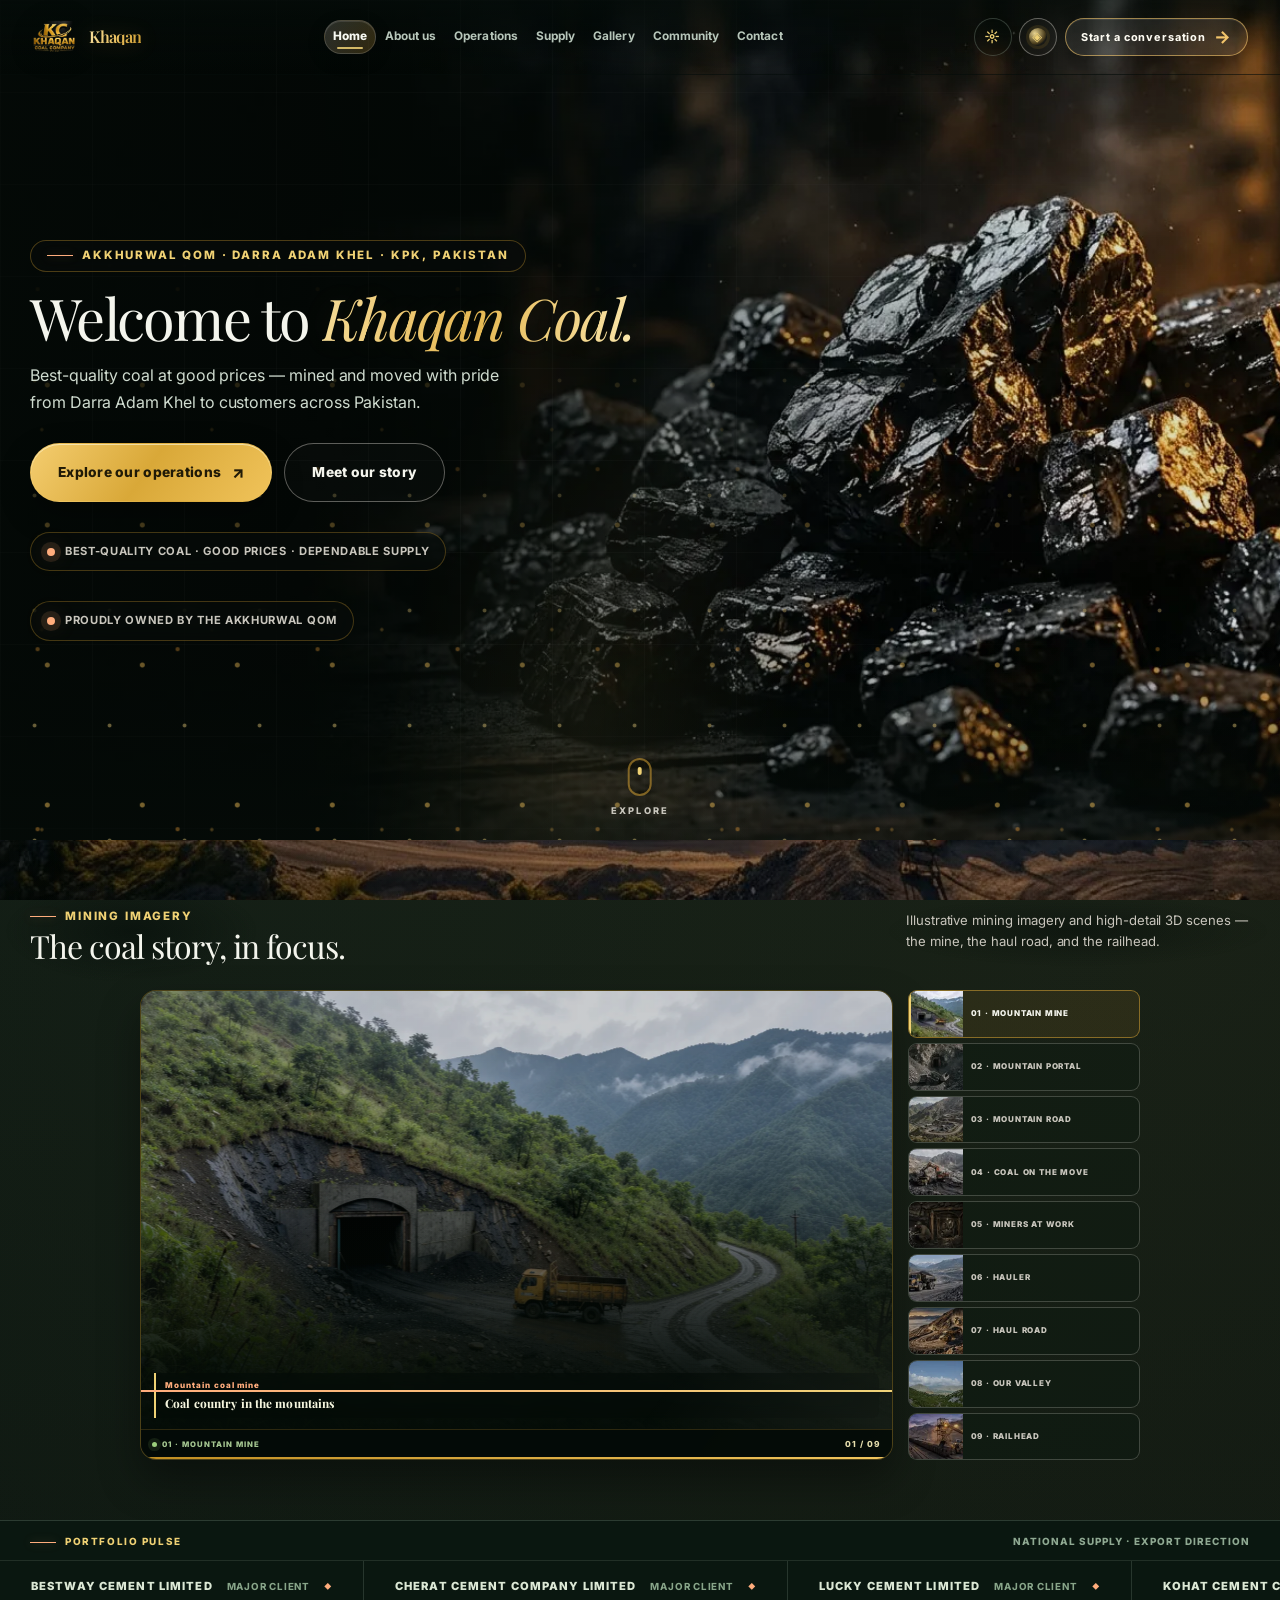
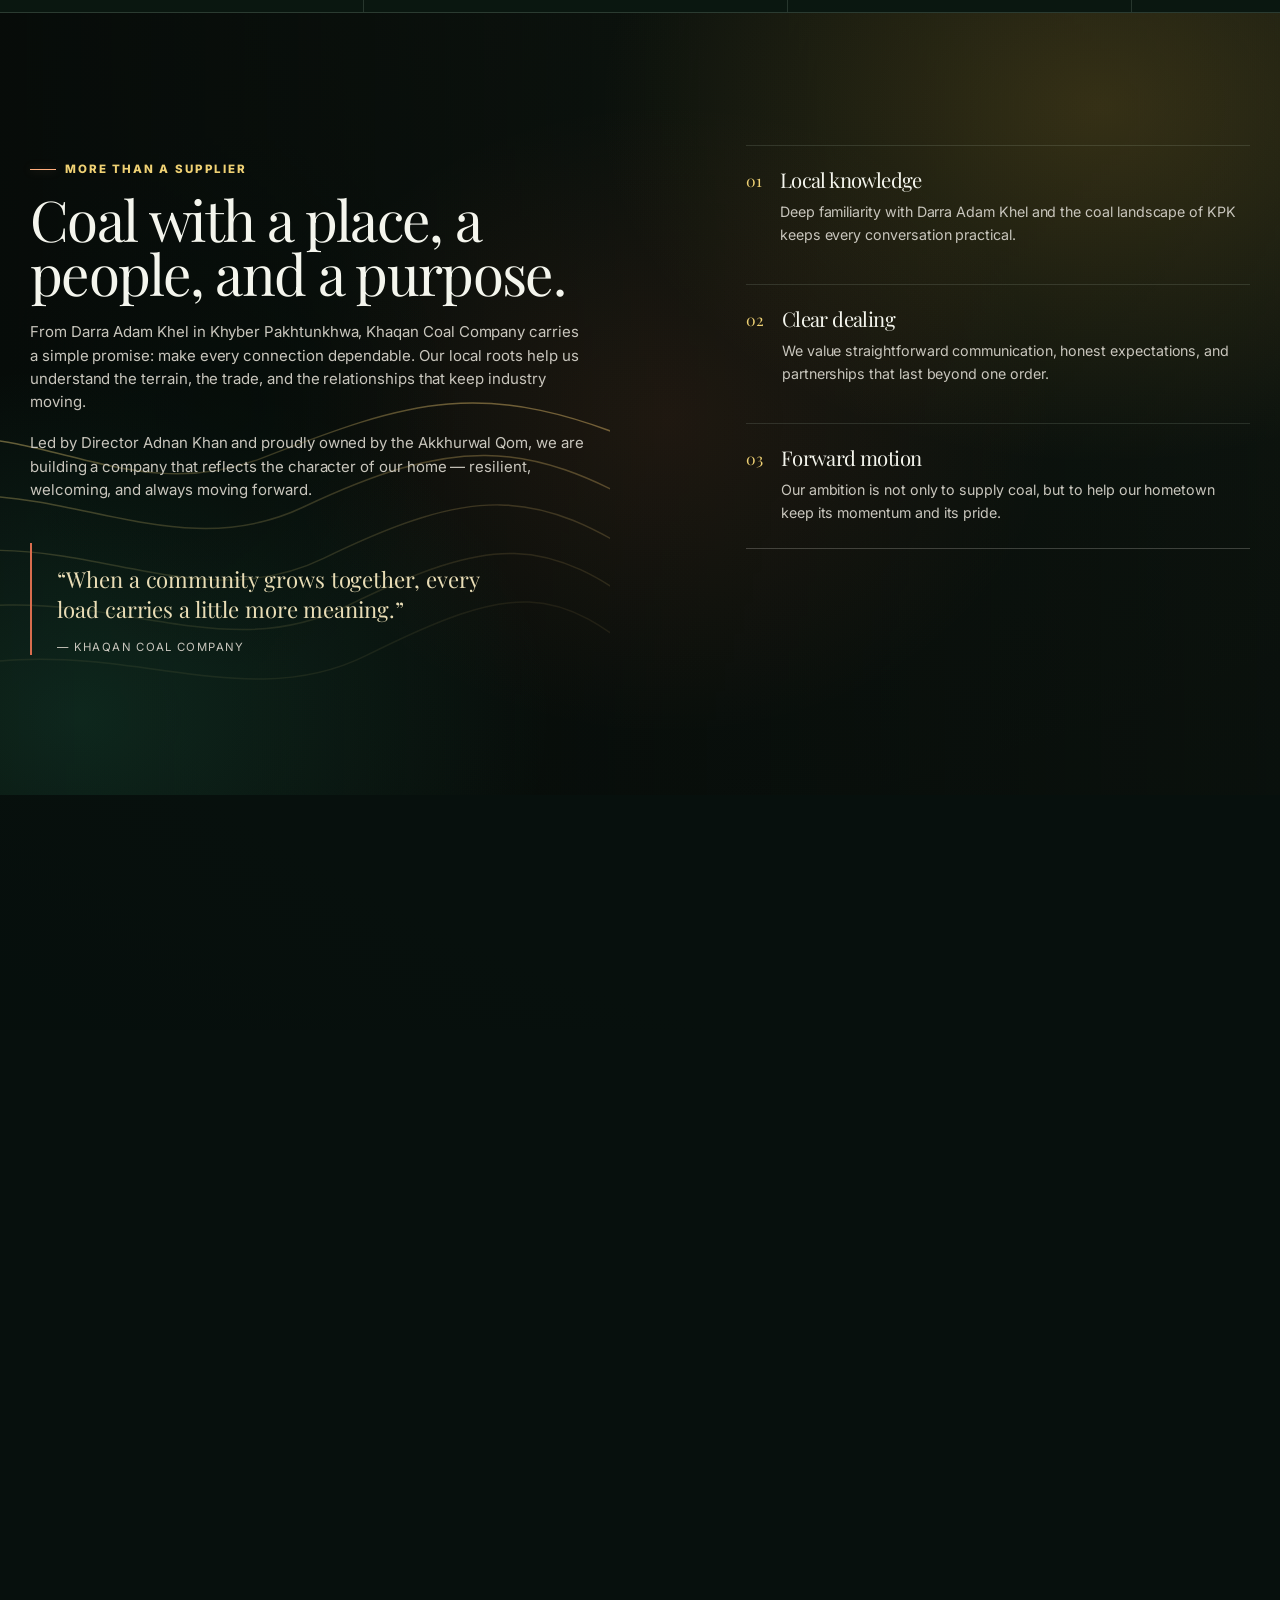
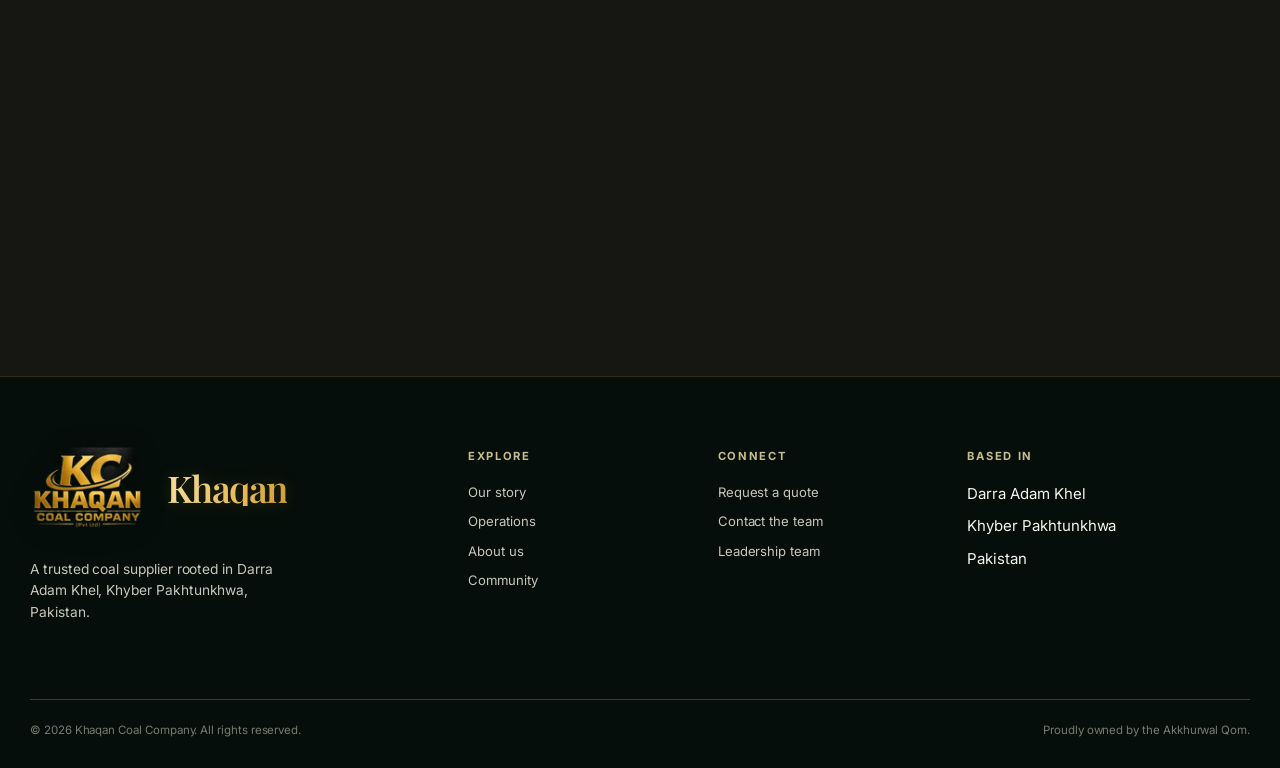
<file: index.html>
<!doctype html>
<html lang="en">
<head>
  <meta charset="utf-8">
  <meta name="viewport" content="width=device-width, initial-scale=1">
  <meta name="theme-color" content="#0b0d0d"><script>(function(){try{var s=localStorage.getItem('khaqanSkin');document.documentElement.dataset.skin=(s==='marble'||s==='obsidian')?s:'signature';var t=localStorage.getItem('khaqanTheme');document.documentElement.dataset.theme=(t==='day')?'day':'night';}catch(e){document.documentElement.dataset.skin='signature';document.documentElement.dataset.theme='night';}})();</script>
  <meta name="description" content="Khaqan Coal Company — Darra Adam Khel's leading local coal supplier, rooted in Khyber Pakhtunkhwa, Pakistan.">
  <title>Khaqan Coal Company Pvt. Ltd. | Darra Adam Khel</title>
  <meta property="og:type" content="website"><meta property="og:title" content="Khaqan Coal Company Pvt. Ltd. | Darra Adam Khel"><meta property="og:description" content="Best-quality coal from Darra Adam Khel, Khyber Pakhtunkhwa — competitive rates, dependable logistics, and an export future ahead."><meta property="og:site_name" content="Khaqan Coal Company"><meta property="og:image" content="https://www.khaqancoalco.com/media/og/index.jpg?v=1"><meta property="og:image:width" content="1200"><meta property="og:image:height" content="630"><meta property="og:image:alt" content="Khaqan Coal Company - Home: &quot;Welcome to Khaqan Coal.&quot; over a night photograph from the site"><meta name="twitter:card" content="summary_large_image"><meta name="twitter:title" content="Khaqan Coal Company Pvt. Ltd. | Darra Adam Khel"><meta name="twitter:description" content="Khaqan Coal Company — Darra Adam Khel&#x27;s leading local coal supplier, rooted in Khyber Pakhtunkhwa, Pakistan."><meta name="twitter:image" content="https://www.khaqancoalco.com/media/og/index.jpg?v=1"><link rel="preconnect" href="https://fonts.googleapis.com"><link rel="preconnect" href="https://fonts.gstatic.com" crossorigin><link href="https://fonts.googleapis.com/css2?family=Playfair+Display:ital,wght@0,400..900;1,400..900&family=Inter:ital,wght@0,300..900;1,300..900&display=swap" rel="stylesheet" media="print" onload="this.media='all'">
  <noscript><link href="https://fonts.googleapis.com/css2?family=Playfair+Display:ital,wght@0,400..900;1,400..900&family=Inter:ital,wght@0,300..900;1,300..900&display=swap" rel="stylesheet"></noscript><link rel="icon" href="favicon.png" type="image/png" sizes="128x128"><link rel="icon" href="favicon.svg" type="image/svg+xml"><link rel="apple-touch-icon" href="media/icons/apple-touch-icon.png?v=1"><link rel="preload" as="image" href="media/coal-hero.webp" fetchpriority="high"><link rel="stylesheet" href="styles.css?v=5"><link rel="stylesheet" href="themes.css?v=18"><link rel="stylesheet" href="themes-marble.css?v=1" data-skin-stylesheet="marble" media="not all"><link rel="stylesheet" href="themes-obsidian.css?v=1" data-skin-stylesheet="obsidian" media="not all"><script>(function(){var skin=document.documentElement.dataset.skin||'signature';document.querySelectorAll('link[data-skin-stylesheet]').forEach(function(link){link.media=link.dataset.skinStylesheet===skin?'all':'not all';});})();</script><link rel="stylesheet" href="themes-shared.css?v=10"><link rel="manifest" href="site.webmanifest"><script type="speculationrules">{"prerender":[{"where":{"href_matches":"*.html"},"eagerness":"moderate"}]}</script>
<link rel="canonical" href="https://www.khaqancoalco.com/">
<script type="application/ld+json">{"@context":"https://schema.org","@type":"WebPage","name":"Khaqan Coal Company Pvt. Ltd. | Darra Adam Khel","url":"https://www.khaqancoalco.com/","isPartOf":{"@type":"WebSite","name":"Khaqan Coal Company","url":"https://www.khaqancoalco.com/"},"about":{"@type":"Organization","name":"Khaqan Coal Company Pvt. Ltd.","url":"https://www.khaqancoalco.com/","address":{"@type":"PostalAddress","addressLocality":"Darra Adam Khel","addressRegion":"Khyber Pakhtunkhwa","addressCountry":"PK"}},"description":"Khaqan Coal Company — Darra Adam Khel's leading local coal supplier, rooted in Khyber Pakhtunkhwa, Pakistan."}</script>
</head>
<body class="page-home"><a class="skip-link" href="#main">Skip to content</a><div class="coal-page-bg" aria-hidden="true"><canvas class="cine-canvas"></canvas><img class="cine-src" src="media/cine/hero-01.webp" alt="" width="1376" height="768" loading="lazy" decoding="async"><img class="cine-src" src="media/cine/hero-02.webp" alt="" width="1376" height="768" loading="lazy" decoding="async"><img class="cine-src" src="media/cine/hero-03.webp" alt="" width="1376" height="768" loading="lazy" decoding="async"><img class="cine-src" src="media/cine/hero-04.webp" alt="" width="1376" height="768" loading="lazy" decoding="async"><img class="cine-src" src="media/cine/hero-05.webp" alt="" width="1376" height="768" loading="lazy" decoding="async"><img class="cine-src" src="media/cine/mountain-mine-haul-road.webp" alt="" width="1376" height="768" loading="lazy" decoding="async"><img class="cine-src" src="media/cine/mountain-coal-tunnel-work.webp" alt="" width="1376" height="768" loading="lazy" decoding="async"><img class="cine-src" src="media/cine/reel-stockpile.webp" alt="" width="1376" height="768" loading="lazy" decoding="async"><div class="cine-veil"></div></div>
  <header class="site-header" id="site-header">
    <div class="container nav-wrap header-bar">
      <a class="brand" href="index.html" aria-label="Khaqan Coal Company home">
        <picture class="brand-logo brand-logo-night"><source type="image/webp" srcset="media/logo-mark-128.webp?v=1 128w, media/logo-mark.webp?v=1 286w" sizes="(min-width: 1024px) 64px, 46px"><img src="media/logo-mark.png" alt="Khaqan Coal Company official logo" width="80" height="53" decoding="async"></picture><picture class="brand-logo brand-logo-day"><source type="image/webp" srcset="media/logo-mark-light-128.webp?v=1 128w, media/logo-mark-light.webp?v=1 286w" sizes="(min-width: 1024px) 64px, 46px"><img src="media/logo-mark-light.png" alt="Khaqan Coal Company official logo" width="80" height="53" decoding="async"></picture>
        <span class="brand-name"><span data-cms="brandName">Khaqan</span><span class="brand-sub">Coal Company Pvt. Ltd.</span></span>
      </a>
      <nav class="main-nav" id="primary-nav" aria-label="Main navigation"><span class="nav-glide" aria-hidden="true"></span>
        <a data-nav class="active" aria-current="page" href="index.html">Home</a>
        <a data-nav href="about.html">About us</a>
                <a data-nav href="operations.html">Operations</a>
        <a data-nav href="supply.html">Supply</a>
        <a data-nav href="gallery.html">Gallery</a>
        <a data-nav href="community.html">Community</a>
        <a data-nav href="contact.html">Contact</a><a class="btn btn-primary btn-arrow nav-drawer-cta" href="contact.html">Start a conversation</a></nav>
      <div class="header-tools"><div class="nav-actions"><button class="theme-toggle" type="button" aria-label="Switch to day mode" aria-pressed="false"><span class="theme-toggle-icon" aria-hidden="true">☼</span><span class="theme-toggle-label">Day</span></button><div class="skin-switch"><button class="skin-toggle" type="button" aria-label="Choose brand theme" aria-expanded="false" aria-haspopup="menu" aria-controls="skin-menu"><span class="skin-toggle-icon" aria-hidden="true">◈</span><span class="skin-toggle-label">Theme</span></button><div class="skin-menu" id="skin-menu" role="menu" aria-label="Brand themes" aria-orientation="vertical" hidden><div class="skin-menu-head"><i></i>Brand themes</div><button class="skin-option" type="button" data-skin="signature" role="menuitemradio" aria-checked="true"><span class="skin-swatch skin-swatch-signature" aria-hidden="true"></span><span><b>Signature</b><small>Forest coal &amp; gold — the classic look</small></span><span class="skin-check" aria-hidden="true">✓</span></button><button class="skin-option" type="button" data-skin="marble" role="menuitemradio" aria-checked="false"><span class="skin-swatch skin-swatch-marble" aria-hidden="true"></span><span><b>Marble Gold</b><small>White marble &amp; gold by day, black marble by night</small></span><span class="skin-check" aria-hidden="true">✓</span></button><button class="skin-option" type="button" data-skin="obsidian" role="menuitemradio" aria-checked="false"><span class="skin-swatch skin-swatch-obsidian" aria-hidden="true"></span><span><b>Obsidian</b><small>Metallic black &amp; gold by night, platinum by day</small></span><span class="skin-check" aria-hidden="true">✓</span></button><div class="skin-menu-note">Day / night mode works inside every theme — use the <b>☼</b> toggle.</div></div></div></div><a class="nav-cta" href="contact.html">Start a conversation</a><button class="menu-toggle" type="button" aria-controls="primary-nav" aria-expanded="false" aria-label="Open navigation menu"><span class="nav-burger" aria-hidden="true"><i></i><i></i><i></i></span><span class="menu-toggle-text">Menu</span></button></div>
    </div>
<div class="nav-scrim" aria-hidden="true"></div>
  <div class="nav-progress" aria-hidden="true"><span></span></div>
  </header>

  <main id="main" tabindex="-1">
    <section class="hero"><div class="hero-photo" aria-hidden="true"></div><div class="hero-embers" aria-hidden="true"></div>
      <div class="container hero-content">
        <div class="hero-copy reveal visible">
          <span class="eyebrow" data-cms="heroEyebrow">Akkhurwal Qom · Darra Adam Khel · KPK, Pakistan</span>
          <h1 class="display">Welcome to <span>Khaqan Coal.</span></h1>
          <p class="lede" data-cms="heroDescription">Best-quality coal at good prices — mined and moved with pride from Darra Adam Khel to customers across Pakistan.</p>
          <div class="hero-actions">
            <a class="btn btn-primary btn-arrow" href="operations.html">Explore our operations</a>
            <a class="btn btn-quiet" href="about.html">Meet our story</a>
          </div>
          <div class="hero-note"><i></i> <span>Best-quality coal · good prices · dependable supply</span></div><div class="hero-note hero-note-secondary"><i></i> <span data-cms="ownershipLine">Proudly owned by the Akkhurwal Qom</span></div>
        </div>
      </div>
      <a class="hero-scroll" href="#ticker" aria-label="Scroll to explore"><i></i><span>Explore</span></a></section>

    <section class="section-tight reel-band" aria-label="Highlights from the field">
      <div class="container">
        <div class="reel-band-head reveal" data-section-copy="home:reel">
          <div><span class="eyebrow">Mining imagery</span><h2>The coal story, in focus.</h2></div>
          <p>Illustrative mining imagery and high-detail 3D scenes — the mine, the haul road, and the railhead.</p>
        </div>
        <div class="reel-deck reveal delay-1">
          <div class="reel-stage interactive-tilt" data-reel data-reel-interval="5000" aria-label="Coal mining and Darra Adam Khel highlights reel">
            <div class="reel-slides">
              <figure class="reel-slide active" data-reel-tag="01 · Mountain mine" data-media-slot="home:reel:1"><img src="media/generated/green-mountain-coal-mine.webp" width="1600" height="900" alt="AI-generated illustration of a coal mine entrance among green mountains." loading="lazy" decoding="async"><span class="reel-slide-shade"></span><figcaption><span>Mountain coal mine</span><strong>Coal country in the mountains</strong></figcaption></figure>
              <figure class="reel-slide" data-reel-tag="02 · Mountain portal" data-media-slot="home:reel:2"><picture><source type="image/webp" srcset="media/cine/mountain-mine-portal.webp"><img src="media/cine/mountain-mine-portal.jpg" width="1376" height="768" alt="AI-generated illustration of a compact loader working near a mountain coal-mine entrance" loading="lazy" decoding="async"></picture><span class="reel-slide-shade"></span><figcaption><span>Mountain portal · illustrative</span><strong>A mine opening in the hillside</strong></figcaption></figure>
              <figure class="reel-slide" data-reel-tag="03 · Mountain road" data-media-slot="home:reel:3"><picture><source type="image/webp" srcset="media/cine/mountain-mine-haul-road.webp"><img src="media/cine/mountain-mine-haul-road.jpg" width="1376" height="768" alt="AI-generated illustration of a small mountain mine road with a modest utility vehicle" loading="lazy" decoding="async"></picture><span class="reel-slide-shade"></span><figcaption><span>Mountain mine · illustrative</span><strong>A road through the mountain mine</strong></figcaption></figure>
              <figure class="reel-slide" data-reel-tag="04 · Coal on the move" data-media-slot="home:reel:4"><img src="media/generated/mining-excavator.webp" width="1600" height="900" alt="AI-generated illustrative view of an excavator loading coal at an open-pit mine." loading="lazy" decoding="async"><span class="reel-slide-shade"></span><figcaption><span>Heavy machinery · mine site</span><strong>Coal on the move</strong></figcaption></figure>
              <figure class="reel-slide" data-reel-tag="05 · Miners at work" data-media-slot="home:reel:5"><picture><source type="image/webp" srcset="media/cine/mountain-coal-tunnel-work.webp"><img src="media/cine/mountain-coal-tunnel-work.jpg" width="1376" height="768" alt="AI-generated illustration of miners working by hand inside a supported mountain coal tunnel" loading="lazy" decoding="async"></picture><span class="reel-slide-shade"></span><figcaption><span>Underground work · illustrative</span><strong>Working carefully along the seam</strong></figcaption></figure>
              <figure class="reel-slide" data-reel-tag="06 · Hauler" data-media-slot="home:reel:6"><img src="media/generated/mining-haulage.webp" width="1600" height="900" alt="AI-generated illustrative view of a coal haul truck on a mountain mine road." loading="lazy" decoding="async"><span class="reel-slide-shade"></span><figcaption><span>Coal haulage · illustrative</span><strong>Down the ramp, out to market</strong></figcaption></figure>
              <figure class="reel-slide" data-reel-tag="07 · Haul road" data-media-slot="home:reel:7"><picture><source type="image/webp" srcset="media/cine/reel-haulroad.webp"><img src="media/cine/reel-haulroad.jpg" width="1376" height="768" alt="3D render of loaded haul trucks on a mountain coal haul road at dawn" loading="lazy" decoding="async"></picture><span class="reel-slide-shade"></span><figcaption><span>Haul road · 3D</span><strong>First light on the ramp</strong></figcaption></figure>
              <figure class="reel-slide" data-reel-tag="08 · Our valley" data-media-slot="home:reel:8"><img src="media/darra-photo-2.webp" alt="Hills and mine country of Darra Adam Khel in Khyber Pakhtunkhwa" loading="lazy"><span class="reel-slide-shade"></span><figcaption><span>Darra Adam Khel · our valley</span><strong>The ground we call home</strong></figcaption></figure>
              <figure class="reel-slide" data-reel-tag="09 · Railhead" data-media-slot="home:reel:9"><picture><source type="image/webp" srcset="media/cine/reel-rail.webp"><img src="media/cine/reel-rail.jpg" width="1376" height="768" alt="3D render of coal wagons being loaded at a mountain railhead at dusk" loading="lazy" decoding="async"></picture><span class="reel-slide-shade"></span><figcaption><span>Rail loading · 3D</span><strong>Onward to the next market</strong></figcaption></figure>
            </div>
            <div class="reel-glass" aria-hidden="true"></div>
            <div class="reel-foot"><span class="reel-live"><i></i><span data-reel-tag-out>01 · Mountain mine</span></span><span data-reel-count>01 / 09</span></div>
            <div class="reel-progress" aria-hidden="true"><i></i></div>
          </div>
          <div class="reel-rail" role="tablist" aria-label="Reel chapters">
            <button class="reel-cut active" type="button" role="tab" aria-selected="true" data-reel-jump="0"><img src="media/cine/thumb-coal-mining.webp" alt="" width="160" height="90" loading="eager" decoding="async" srcset="media/cine/thumb-coal-mining-120.webp 120w, media/cine/thumb-coal-mining.webp 220w" sizes="(min-width: 700px) 56px, 104px"><span>01 · Mountain mine</span></button>
            <button class="reel-cut" type="button" role="tab" aria-selected="false" data-reel-jump="1"><img src="media/cine/thumb-mountain-mine-portal.webp" alt="" width="160" height="90" loading="eager" decoding="async" srcset="media/cine/thumb-mountain-mine-portal-120.webp 120w, media/cine/thumb-mountain-mine-portal.webp 220w" sizes="(min-width: 700px) 56px, 104px"><span>02 · Mountain portal</span></button>
            <button class="reel-cut" type="button" role="tab" aria-selected="false" data-reel-jump="2"><img src="media/cine/thumb-mountain-mine-haul-road.webp" alt="" width="160" height="90" loading="eager" decoding="async" srcset="media/cine/thumb-mountain-mine-haul-road-120.webp 120w, media/cine/thumb-mountain-mine-haul-road.webp 220w" sizes="(min-width: 700px) 56px, 104px"><span>03 · Mountain road</span></button>
            <button class="reel-cut" type="button" role="tab" aria-selected="false" data-reel-jump="3"><img src="media/cine/thumb-excavator.webp" alt="" width="160" height="90" loading="eager" decoding="async" srcset="media/cine/thumb-excavator-120.webp 120w, media/cine/thumb-excavator.webp 220w" sizes="(min-width: 700px) 56px, 104px"><span>04 · Coal on the move</span></button>
            <button class="reel-cut" type="button" role="tab" aria-selected="false" data-reel-jump="4"><img src="media/cine/thumb-mountain-coal-tunnel-work.webp" alt="" width="160" height="90" loading="eager" decoding="async" srcset="media/cine/thumb-mountain-coal-tunnel-work-120.webp 120w, media/cine/thumb-mountain-coal-tunnel-work.webp 220w" sizes="(min-width: 700px) 56px, 104px"><span>05 · Miners at work</span></button>
            <button class="reel-cut" type="button" role="tab" aria-selected="false" data-reel-jump="5"><img src="media/cine/thumb-hauler.webp" alt="" width="160" height="90" loading="eager" decoding="async" srcset="media/cine/thumb-hauler-120.webp 120w, media/cine/thumb-hauler.webp 220w" sizes="(min-width: 700px) 56px, 104px"><span>06 · Hauler</span></button>
            <button class="reel-cut" type="button" role="tab" aria-selected="false" data-reel-jump="6"><img src="media/cine/thumb-reel-haulroad.webp" alt="" width="160" height="90" loading="eager" decoding="async" srcset="media/cine/thumb-reel-haulroad-120.webp 120w, media/cine/thumb-reel-haulroad.webp 220w" sizes="(min-width: 700px) 56px, 104px"><span>07 · Haul road</span></button>
            <button class="reel-cut" type="button" role="tab" aria-selected="false" data-reel-jump="7"><img src="media/cine/thumb-darra-photo-2.webp" alt="" width="160" height="90" loading="eager" decoding="async" srcset="media/cine/thumb-darra-photo-2-120.webp 120w, media/cine/thumb-darra-photo-2.webp 220w" sizes="(min-width: 700px) 56px, 104px"><span>08 · Our valley</span></button>
            <button class="reel-cut" type="button" role="tab" aria-selected="false" data-reel-jump="8"><img src="media/cine/thumb-reel-rail.webp" alt="" width="160" height="90" loading="eager" decoding="async" srcset="media/cine/thumb-reel-rail-120.webp 120w, media/cine/thumb-reel-rail.webp 220w" sizes="(min-width: 700px) 56px, 104px"><span>09 · Railhead</span></button>
          </div>
        </div>
      </div>
    </section>



    <section id="ticker" class="portfolio-ticker" aria-label="Portfolio and business performance ticker"><div class="container portfolio-ticker-head"><span class="eyebrow">Portfolio pulse</span><span class="ticker-note">National supply · export direction</span></div><div class="portfolio-ticker-window"><div class="portfolio-track"><span class="ticker-item"><b>Bestway Cement Limited</b><em>Major client</em></span><span class="ticker-item"><b>Cherat Cement Company Limited</b><em>Major client</em></span><span class="ticker-item"><b>Lucky Cement Limited</b><em>Major client</em></span><span class="ticker-item"><b>Kohat Cement Company Limited</b><em>Major client</em></span><span class="ticker-item"><b>FY 2022–2023</b><strong>PKR 998,161,849</strong></span><span class="ticker-item"><b>FY 2023–2024</b><strong>PKR 2,361,728,842</strong></span><span class="ticker-item"><b>FY 2024–2025</b><strong>PKR 2,603,355,872</strong></span><span class="ticker-item"><b>FY 2025–2026</b><strong>PKR 15,048,213,358</strong></span><span class="ticker-item"><b>535,121.35 MT</b><em>Total supplied</em></span><span class="ticker-item"><b>PKR 21.01B+</b><em>Total turnover</em></span><span class="ticker-item"><b>Fauji · Maple Leaf · Pioneer</b><em>Industry portfolio</em></span><span class="ticker-item"><b>Bestway Cement Limited</b><em>Major client</em></span><span class="ticker-item"><b>Cherat Cement Company Limited</b><em>Major client</em></span><span class="ticker-item"><b>Lucky Cement Limited</b><em>Major client</em></span><span class="ticker-item"><b>Kohat Cement Company Limited</b><em>Major client</em></span><span class="ticker-item"><b>FY 2022–2023</b><strong>PKR 998,161,849</strong></span><span class="ticker-item"><b>FY 2023–2024</b><strong>PKR 2,361,728,842</strong></span><span class="ticker-item"><b>FY 2024–2025</b><strong>PKR 2,603,355,872</strong></span><span class="ticker-item"><b>FY 2025–2026</b><strong>PKR 15,048,213,358</strong></span><span class="ticker-item"><b>535,121.35 MT</b><em>Total supplied</em></span><span class="ticker-item"><b>PKR 21.01B+</b><em>Total turnover</em></span><span class="ticker-item"><b>Fauji · Maple Leaf · Pioneer</b><em>Industry portfolio</em></span></div></div></section>

    <section class="section section-dark coal-visible">
      <div class="container intro-grid">
        <div class="intro-copy reveal">
          <span class="eyebrow">More than a supplier</span>
          <h2>Coal with a place, a people, and a purpose.</h2>
          <p>From Darra Adam Khel in Khyber Pakhtunkhwa, Khaqan Coal Company carries a simple promise: make every connection dependable. Our local roots help us understand the terrain, the trade, and the relationships that keep industry moving.</p>
          <p>Led by Director Adnan Khan and proudly owned by the Akkhurwal Qom, we are building a company that reflects the character of our home — resilient, welcoming, and always moving forward.</p>
          <blockquote class="pullquote">“When a community grows together, every load carries a little more meaning.”<small>— Khaqan Coal Company</small></blockquote>
        </div>
        <div class="feature-stack reveal delay-1">
          <article class="feature-card"><span class="feature-number">01</span><div><h3>Local knowledge</h3><p>Deep familiarity with Darra Adam Khel and the coal landscape of KPK keeps every conversation practical.</p></div></article>
          <article class="feature-card"><span class="feature-number">02</span><div><h3>Clear dealing</h3><p>We value straightforward communication, honest expectations, and partnerships that last beyond one order.</p></div></article>
          <article class="feature-card"><span class="feature-number">03</span><div><h3>Forward motion</h3><p>Our ambition is not only to supply coal, but to help our hometown keep its momentum and its pride.</p></div></article>
        </div>
      </div>
    </section>

    <section class="section section-dark leadership-section"><div class="container"><div class="section-head reveal"><div><span class="eyebrow">Leadership</span><h2>The people who carry Khaqan.</h2></div><p>Four key people stand behind the company — each with a different strength, one shared direction. Meet them as the story rotates.</p></div>
      <div class="team-hero reveal delay-1" data-team-hero data-team-interval="5000" aria-label="Key company members">
        <div class="team-slides">
          <article class="team-slide active" data-team-accent="emerald" data-member="director">
            <div class="team-portrait" role="img" aria-label="Portrait of Director Adnan Khan" data-monogram="AK"><div class="team-halo"></div></div>
            <div class="team-copy"><span class="team-kicker">The digital pioneer</span><span class="team-role">Director · Khaqan Coal Company</span><h2>Adnan <span>Khan</span></h2><p data-cms="directorBio"><strong>The Director who made everything digital</strong> and took Khaqan Coal Company to new heights — a forward-thinking leader who pairs modern systems with old-fashioned values. He brings warmth, honesty and reliability to every supply relationship, and helps Darra Adam Khel keep moving forward with quiet confidence and unmistakable pride.</p></div>
          </article>
          <article class="team-slide" data-team-accent="gold" data-member="ceo">
            <div class="team-portrait" role="img" aria-label="Portrait of Chief Executive Officer Haji Ilyas Khan" data-monogram="IK"><div class="team-halo"></div></div>
            <div class="team-copy"><span class="team-kicker">The vision</span><span class="team-role">Chief Executive Officer</span><h2>Haji Ilyas <span>Khan</span></h2><p data-cms="ceoBio"><strong>The person behind the vision of the company</strong> and all of its success — a wise and steady presence whose guidance carried Khaqan from a single local mine into a nationwide supplier of choice. His far-sighted judgement, gentle authority and deep-rooted integrity keep the company true to its origins while it grows.</p></div>
          </article>
          <article class="team-slide" data-team-accent="ember" data-member="md">
            <div class="team-portrait" role="img" aria-label="Portrait of Managing Director Abdur Rauf Khan" data-monogram="AR"><div class="team-halo"></div></div>
            <div class="team-copy"><span class="team-kicker">The problem-solver</span><span class="team-role">Managing Director</span><h2>Abdur Rauf <span>Khan</span></h2><p data-cms="mdBio"><strong>The man with the courage</strong> — a calm, resourceful problem-solver who keeps the work moving when the ground gets tough and the schedule gets tight. He untangles logistics, protects standards and keeps every promise the company makes, leading with strength, patience and a generous spirit.</p></div>
          </article>
          <article class="team-slide" data-team-accent="steel" data-member="cfo">
            <div class="team-portrait" role="img" aria-label="Portrait of Chief Financial Officer Jibran Khan" data-monogram="JK"><div class="team-halo"></div></div>
            <div class="team-copy"><span class="team-kicker">The steady hand</span><span class="team-role">Chief Financial Officer</span><h2>Jibran <span>Khan</span></h2><p data-cms="cfoBio"><strong>The finance officer on whom the company relies a great deal</strong> — a meticulous and trustworthy steward who keeps the numbers clear, the books honest and the foundation solid. With an eye on every rupee and a steady hand on the future, he gives Khaqan the confidence to mine deeper, move further and grow with grace.</p></div>
          </article>
        </div>
        <div class="team-hero-progress" aria-hidden="true"><i></i></div>
        <div class="team-hero-foot"><span class="team-hero-count" data-team-count>01 / 04</span><span class="team-hero-dots" data-team-dots></span></div>
      </div>
      <a class="text-link snapshot-link" href="about.html">Meet the full leadership team</a>
    </div></section>

    <section class="section section-earth qoms-section"><div class="container"><div class="section-head reveal"><div><span class="eyebrow">Our people · Darra Adam Khel</span><h2>Five Tribes (Qoam). One coal capital.</h2></div><p>Darra Adam Khel — 446 square kilometres of Adam Khel Afridi country between Peshawar and Kohat — carries one of Khyber Pakhtunkhwa's great coal stories. Its people stand in five tribes (qoam), and Khaqan Coal Company belongs to the one that leads them in coal.</p></div><div class="qom-grid reveal delay-1"><article class="qom-card qom-card-featured"><div class="qom-rank"><i></i>01 · Leaders in coal supply</div><h3>Akhorwal <span class="qom-script">آخور وال</span></h3><p>The qom at the top of coal supply in Darra Adam Khel — and ours. From Akhorwal ground, Khaqan Coal Company works its own coal mines and moves some of the most sought-after coal in the country.</p><div class="qom-badge">◆ Home of Khaqan Coal Company</div></article><article class="qom-card"><div class="qom-rank">02</div><h3>Zarghon Khel <span class="qom-script">ذرغن خیل</span></h3><p>One of the five tribes of the Adam Khel — kin and neighbours in the valley's coal story.</p></article><article class="qom-card"><div class="qom-rank">03</div><h3>Bosti Khel <span class="qom-script">بوستی خیل</span></h3><p>A pillar of the Adam Khel confederation, part of Darra Adam Khel's trade and craft heritage.</p></article><article class="qom-card"><div class="qom-rank">04</div><h3>Shiraki <span class="qom-script">شیراکی</span></h3><p>Part of the valley's living network of families, workshops and mine roads.</p></article><article class="qom-card"><div class="qom-rank">05</div><h3>Torchapar <span class="qom-script">ٹورچاپر</span></h3><p>Together with the other four qoms, completing the Adam Khel of Darra Adam Khel.</p></article></div><div class="qom-facts reveal delay-2"><div><strong>446 km²</strong><span>the valley of the Adam Khel Afridis</span></div><div><strong>~3.75M MT</strong><span>estimated reserves in the Darra Adam Khel coalfield</span></div><div><strong>Paleocene coal</strong><span>the geological seam behind the valley's black gold</span></div><div><strong>Akhorwal first</strong><span>the qom that leads the valley in coal supply</span></div></div></div></section>

    <section class="section section-soft">
      <div class="container">
        <div class="section-head reveal" data-section-copy="home:journey"><div><span class="eyebrow">The Khaqan way</span><h2>From seam to site, done with care.</h2></div><p>A focused supply flow, shaped by local experience and built around the needs of the people we serve.</p></div>
        <div class="pathway journey-pathway reveal delay-1">
          <article class="path-card journey-card" data-step="01"><div class="journey-media" data-media-slot="home:journey:1"><picture><source type="image/webp" srcset="media/mine-3d-underground.webp"><img src="media/mine-3d-underground.jpg" width="1376" height="768" alt="Mining equipment working in terraced rocky terrain" loading="lazy" decoding="async"></picture><span class="journey-tag">01 / Origin</span><span class="journey-glint"></span></div><div class="path-icon"><svg viewBox="0 0 24 24" fill="none" stroke="currentColor" stroke-width="1.7"><path d="m3 17 8-13 3 5 4-2 3 10H3Z"/><path d="m8 17 2-4 3 2 2-3 3 5"/></svg></div><div class="journey-copy"><h3>Source</h3><p>We stay close to the ground, working through trusted local relationships and a clear understanding of origin.</p></div></article>
          <article class="path-card journey-card" data-step="02"><div class="journey-media" data-media-slot="home:journey:2"><picture><source type="image/webp" srcset="media/mine-3d-stockpile.webp"><img src="media/mine-3d-stockpile.jpg" width="1376" height="768" alt="Aerial view of mining machinery and conveyor system" loading="lazy" decoding="async"></picture><span class="journey-tag">02 / Align</span><span class="journey-process-dots"><i></i><i></i><i></i></span></div><div class="path-icon"><svg viewBox="0 0 24 24" fill="none" stroke="currentColor" stroke-width="1.7"><path d="M4 5h16v14H4z"/><path d="M8 9h8M8 13h5M8 17h8"/></svg></div><div class="journey-copy"><h3>Prepare</h3><p>Every requirement deserves attention. We align the right material, the right details, and the right expectation.</p></div></article>
          <article class="path-card journey-card" data-step="03"><div class="journey-media" data-media-slot="home:journey:3"><picture><source type="image/webp" srcset="media/coal-haul-truck.webp"><img src="media/coal-haul-truck.jpg" width="1600" height="1067" alt="Large coal haul truck at an open-cut mine" loading="lazy" decoding="async"></picture><span class="journey-tag">03 / Destination</span><span class="journey-route-line"><i></i><i></i><i></i></span></div><div class="path-icon"><svg viewBox="0 0 24 24" fill="none" stroke="currentColor" stroke-width="1.7"><path d="M3 6h11v11H3zM14 10h4l3 3v4h-7z"/><circle cx="7" cy="19" r="2"/><circle cx="18" cy="19" r="2"/></svg></div><div class="journey-copy"><h3>Deliver</h3><p>We keep the handoff clear, coordinated, and focused on keeping our customers moving.</p></div></article>
        </div>
      </div>
    </section>

    <section class="section section-soft field-notes"><div class="container"><div class="section-head reveal" data-section-copy="home:field-notes"><div><span class="eyebrow">Field notes</span><h2>See the scale of the work.</h2></div><p>Illustrative mining imagery and local photography bring the story closer to the ground.</p></div><div class="media-rail reveal delay-1"><figure class="media-tile media-tile-wide" data-media-slot="home:field-notes:1"><picture><source type="image/webp" srcset="media/mine-3d-terraces-768.webp 768w, media/mine-3d-terraces.webp 1376w" sizes="(min-width: 1300px) 540px, (min-width: 1000px) 420px, (min-width: 640px) 94vw, 92vw"><img src="media/mine-3d-terraces.jpg" width="1376" height="768" alt="3D visualization of a mountain coal mine with terraced coal seams" loading="lazy" decoding="async"></picture><figcaption><span>01 · Field reference</span><strong>Where the material begins.</strong></figcaption></figure><figure class="media-tile" data-media-slot="home:field-notes:2"><picture><source type="image/webp" srcset="media/mine-3d-underground-768.webp 768w, media/mine-3d-underground.webp 1376w" sizes="(min-width: 1300px) 300px, (min-width: 1000px) 235px, (min-width: 640px) 46vw, 92vw"><img src="media/mine-3d-underground.jpg" width="1376" height="768" alt="3D visualization inside an underground coal mine tunnel" loading="lazy" decoding="async"></picture><figcaption><span>02 · Heavy equipment</span><strong>Scale, movement, precision.</strong></figcaption></figure><figure class="media-tile media-still-tile" data-media-slot="home:field-notes:3"><img src="media/generated/mining-excavator.webp" width="1600" height="900" alt="AI-generated illustrative view of an excavator loading coal at an open-pit mine." loading="lazy" decoding="async"><figcaption><span>03 · Excavation</span><strong>Machines at work.</strong></figcaption></figure></div></div></section>

    <section class="section section-soft business-snapshot"><div class="container"><div class="section-head reveal"><div><span class="eyebrow">Business performance</span><h2>A supply platform with measurable momentum.</h2></div><p>Management-provided performance highlights from Khaqan Coal Company (Private) Limited.</p></div><div class="proof-strip reveal delay-1"><article><span>Total quantity supplied</span><strong data-cms="totalQuantity">535,121.35 MT</strong><small>Reported overall performance</small></article><article><span>Total turnover</span><strong data-cms="totalTurnover">PKR 21,011,459,921</strong><small>Over PKR 21 billion</small></article><article><span>Key sectors</span><strong>Cement + industrial</strong><small>Nationwide customer base</small></article><article><span>Next direction</span><strong>Export</strong><small>Preparing routes beyond Pakistan</small></article></div><a class="text-link snapshot-link" href="about.html">View the full business profile</a></div></section>

    <section class="section section-dark distribution-section"><div class="container"><div class="section-head reveal" data-section-copy="home:distribution"><div><span class="eyebrow">Mine · move · market</span><h2>Coal supply with a wider horizon.</h2></div><p>From the mine and mountain road to rail and onward markets, we are building a distribution story that starts in Khyber Pakhtunkhwa and reaches further.</p></div><div class="distribution-grid reveal delay-1"><figure class="distribution-card distribution-card-large" data-media-slot="home:distribution:1"><picture><source type="image/webp" srcset="media/coal-haul-truck-768.webp 768w, media/coal-haul-truck.webp 1600w" sizes="(min-width: 1300px) 540px, (min-width: 1000px) 420px, (min-width: 640px) 94vw, 92vw"><img src="media/coal-haul-truck.jpg" width="1600" height="1067" alt="Large haul truck carrying coal at an open-cut mine" loading="lazy" decoding="async"></picture><figcaption><span>01 · Mine to road</span><strong>Heavy haul, clear direction.</strong></figcaption></figure><figure class="distribution-card" data-media-slot="home:distribution:2"><picture><source type="image/webp" srcset="media/coal-rail-transport-768.webp 768w, media/coal-rail-transport.webp 1600w" sizes="(min-width: 1300px) 540px, (min-width: 1000px) 420px, (min-width: 640px) 94vw, 92vw"><img src="media/coal-rail-transport.jpg" width="1600" height="1200" alt="Rail wagons loaded with coal at a station" loading="lazy" decoding="async"></picture><figcaption><span>02 · Rail movement</span><strong>Coal moving onward.</strong></figcaption></figure><figure class="distribution-card" data-media-slot="home:distribution:3"><picture><source type="image/webp" srcset="media/coal-mine-transport-768.webp 768w, media/coal-mine-transport.webp 1600w" sizes="(min-width: 1300px) 540px, (min-width: 1000px) 420px, (min-width: 640px) 94vw, 92vw"><img src="media/coal-mine-transport.jpg" width="1600" height="1200" alt="Mining haul trucks travelling through a terraced open pit" loading="lazy" decoding="async"></picture><figcaption><span>03 · Site logistics</span><strong>Transport built into the plan.</strong></figcaption></figure></div></div></section>

    <section class="section section-soft export-section"><div class="container export-panel reveal"><div class="export-copy"><span class="eyebrow">The next chapter</span><h2 data-cms="exportHeading">Leading from Darra Adam Khel. Preparing for the world.</h2><p data-cms="exportMessage">Khaqan Coal Company is proud to be a leading coal supplier in Pakistan and is now preparing the relationships, standards, and distribution routes needed for export.</p><a class="btn btn-primary btn-arrow" href="supply.html">Explore supply routes</a></div><div class="export-route" aria-label="Illustrated path from KPK to Pakistan to export markets"><div class="export-node active"><span>01</span><strong>KPK</strong><small>Origin</small></div><div class="export-line"><i></i></div><div class="export-node active"><span>02</span><strong>Pakistan</strong><small>Supply</small></div><div class="export-line"><i></i></div><div class="export-node"><span>03</span><strong>Beyond</strong><small>Export</small></div><div class="export-orbit"></div></div></div></section>

    <section class="section section-soft managed-media-section"><div class="container"><div class="section-head reveal" data-section-copy="home:gallery"><div><span class="eyebrow">From our media library</span><h2>Fresh from the field.</h2></div><p>Photos added by the Khaqan team appear here — updated from the Control Room.</p></div><div class="managed-media reveal delay-1" data-managed-media="home"><p class="managed-media-empty">No featured media yet. The team can add photos from the Control Room.</p></div></div></section>

    <section class="section section-earth">
      <div class="container callout reveal">
        <div><span class="eyebrow">Let’s work together</span><h2>Have a requirement? Start with a conversation.</h2><p>Tell us what you need and the Khaqan team will help you take the next step.</p></div>
        <a class="btn btn-primary btn-arrow" href="contact.html">Request a quote</a>
      </div>
    </section>
  </main>

  <footer class="footer">
    <div class="container footer-top">
      <div class="footer-intro"><a class="brand" href="index.html"><picture class="brand-logo brand-logo-night"><source type="image/webp" srcset="media/logo-mark-128.webp?v=1 128w, media/logo-mark-260.webp?v=1 260w, media/logo-mark.webp?v=1 286w" sizes="(min-width: 1024px) 120px, 88px"><img src="media/logo-mark.png" alt="Khaqan Coal Company official logo" width="80" height="53" decoding="async"></picture><picture class="brand-logo brand-logo-day"><source type="image/webp" srcset="media/logo-mark-light-128.webp?v=1 128w, media/logo-mark-light-260.webp?v=1 260w, media/logo-mark-light.webp?v=1 286w" sizes="(min-width: 1024px) 134px, 96px"><img src="media/logo-mark-light.png" alt="Khaqan Coal Company official logo" width="80" height="53" decoding="async"></picture><span class="brand-name"><span data-cms="brandName">Khaqan</span><span class="brand-sub">Coal Company Pvt. Ltd.</span></span></a><p>A trusted coal supplier rooted in Darra Adam Khel, Khyber Pakhtunkhwa, Pakistan.</p></div>
      <div><h4>Explore</h4><div class="footer-links"><a href="about.html">Our story</a><a href="operations.html">Operations</a><a href="about.html">About us</a><a href="community.html">Community</a></div></div>
      <div><h4>Connect</h4><div class="footer-links"><a href="contact.html">Request a quote</a><a href="contact.html">Contact the team</a><a href="about.html">Leadership team</a></div></div>
      <div><h4>Based in</h4><div class="footer-links"><span>Darra Adam Khel</span><span>Khyber Pakhtunkhwa</span><span>Pakistan</span></div></div>
    </div>
    <div class="container footer-bottom"><span>© <span data-year>2026</span> Khaqan Coal Company. All rights reserved.</span><span>Proudly owned by the Akkhurwal Qom.</span></div>
  </footer>
  <script src="supabase-config.js?v=1"></script><script src="cloud.js?v=12"></script><script src="script.js?v=34"></script>
</body>
</html>
</file>
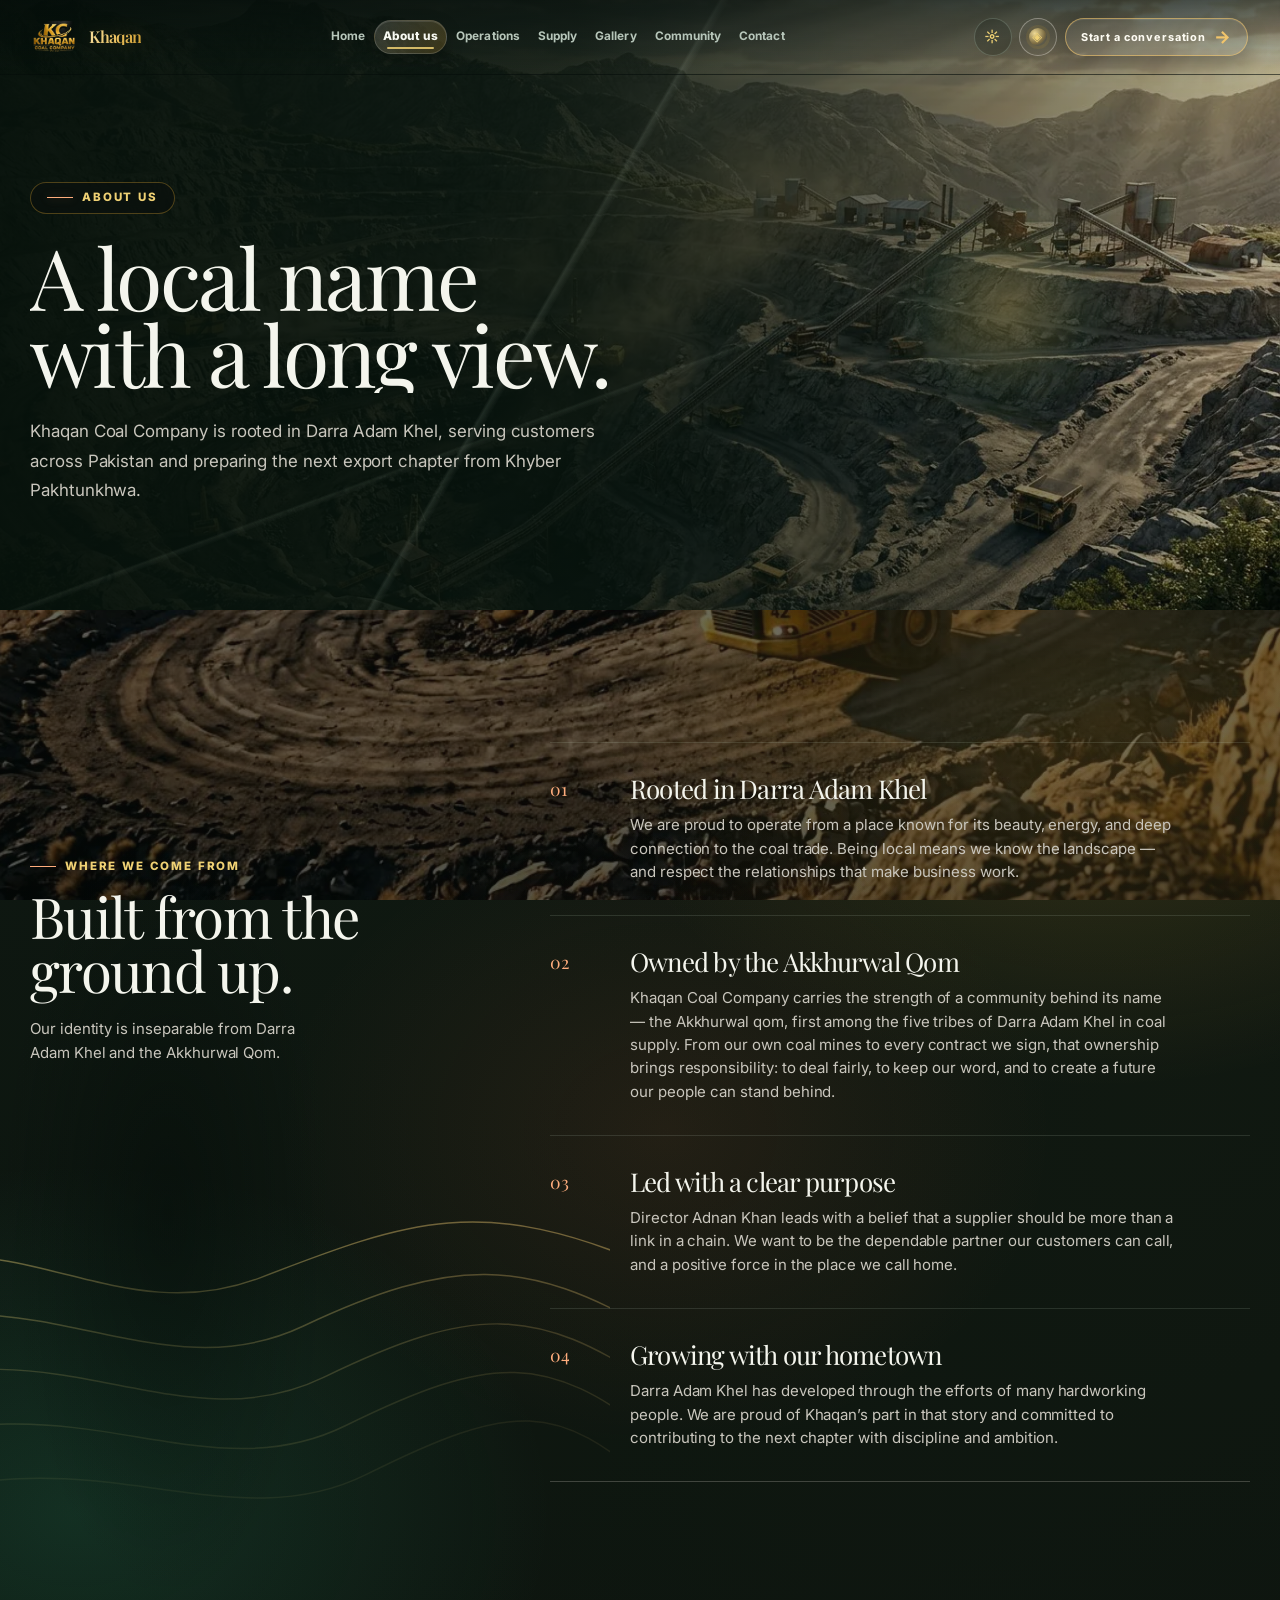
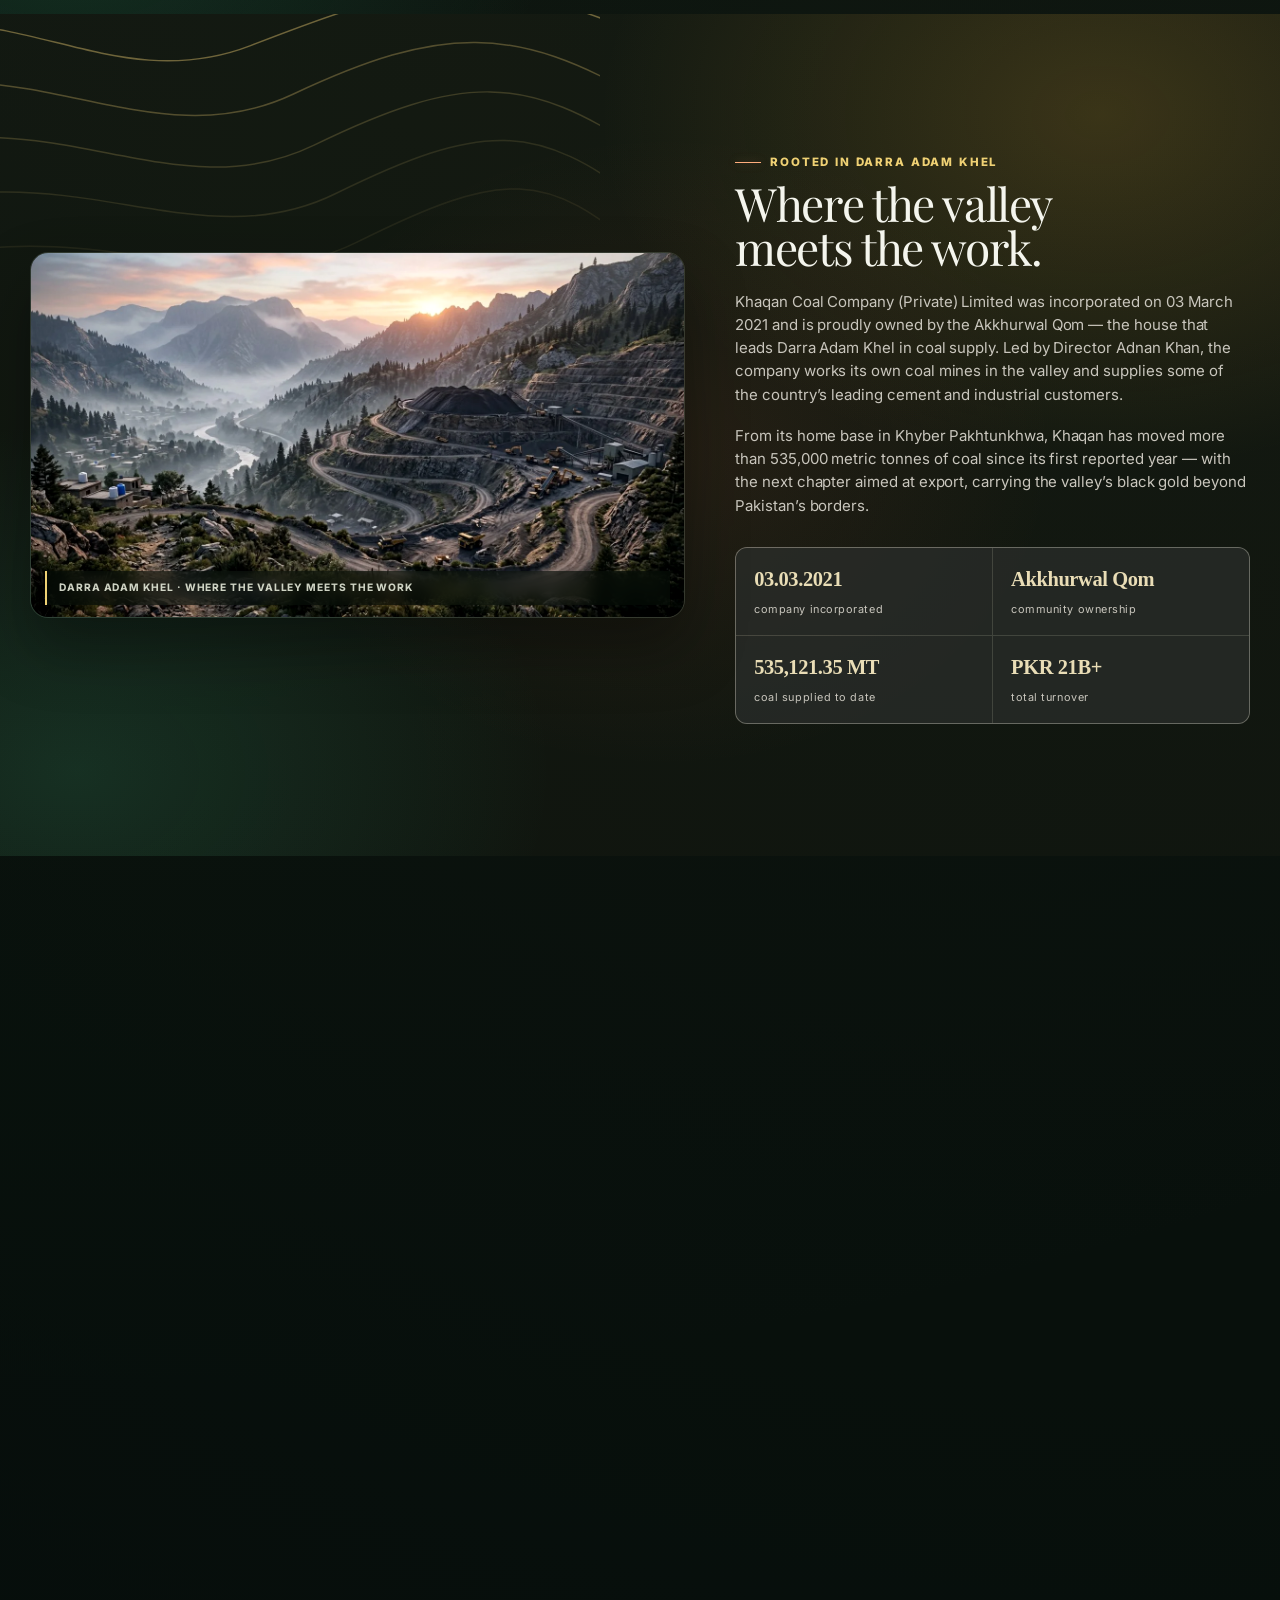
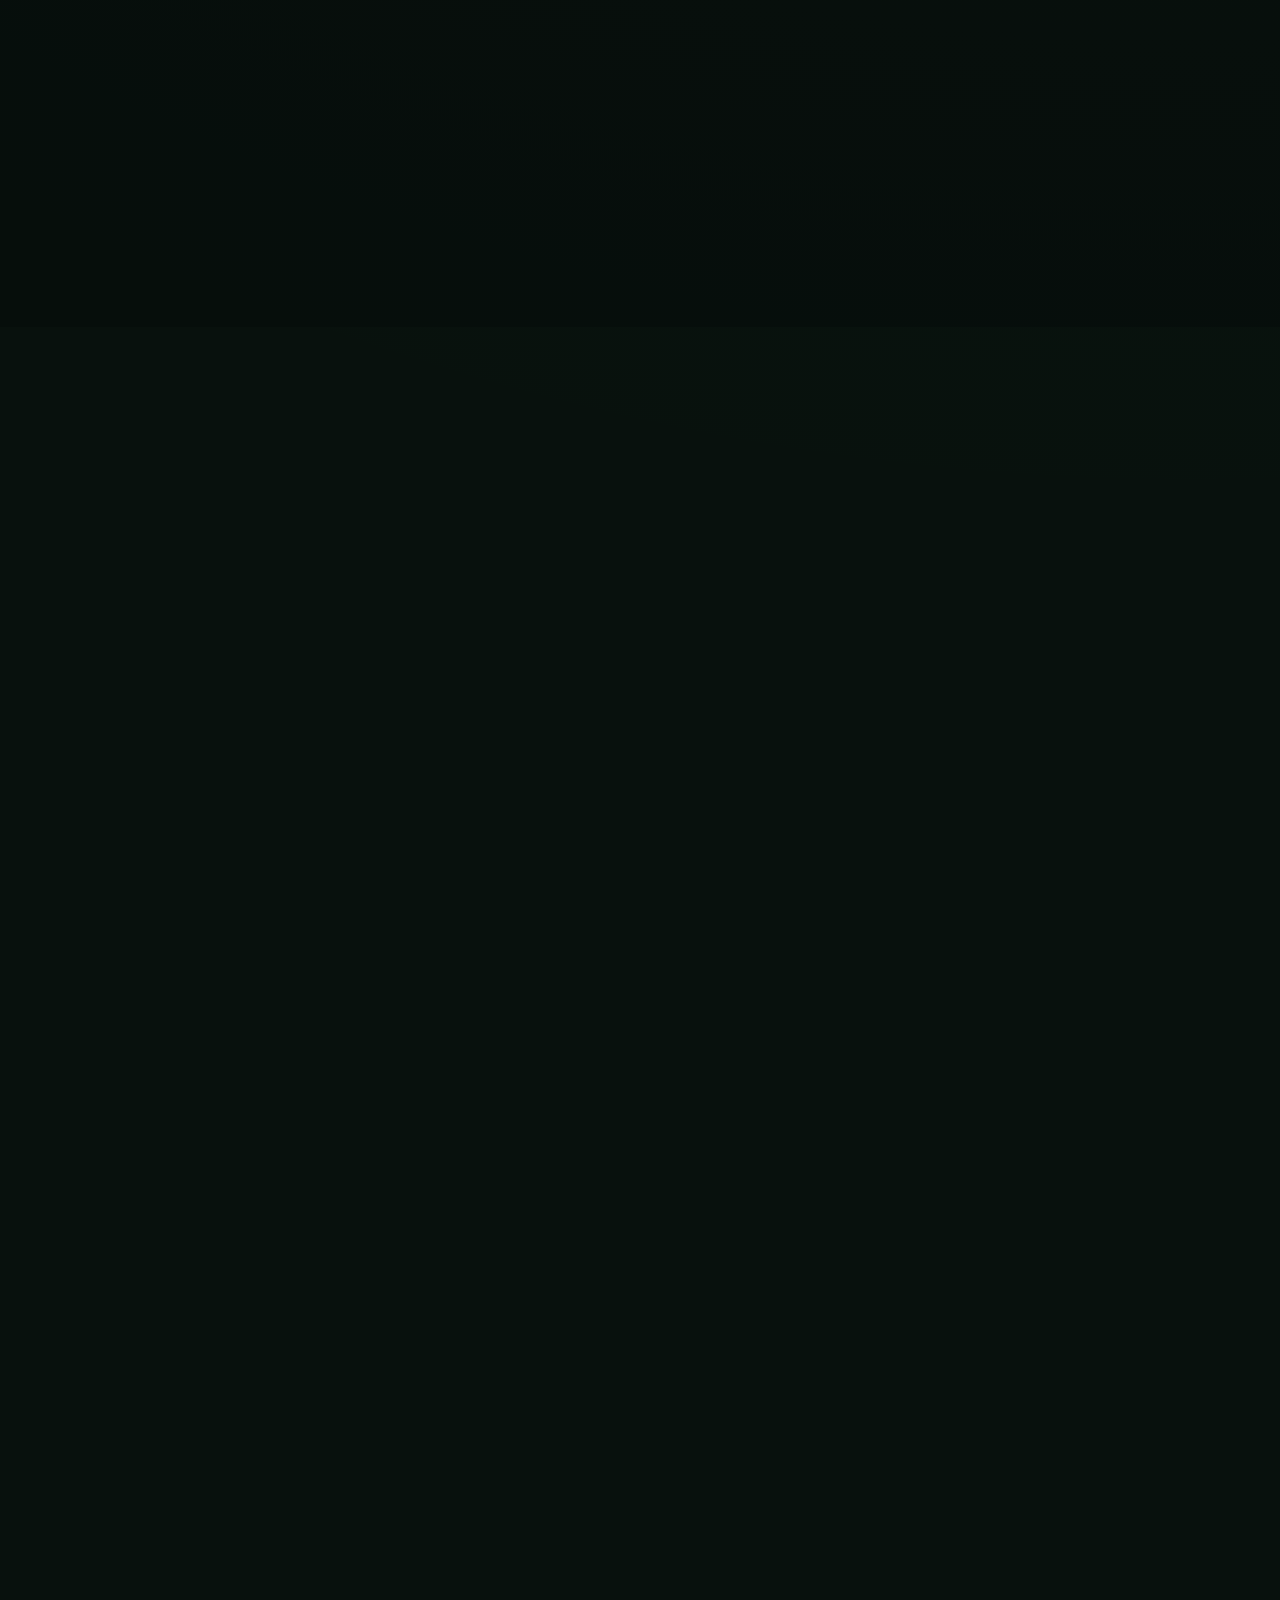
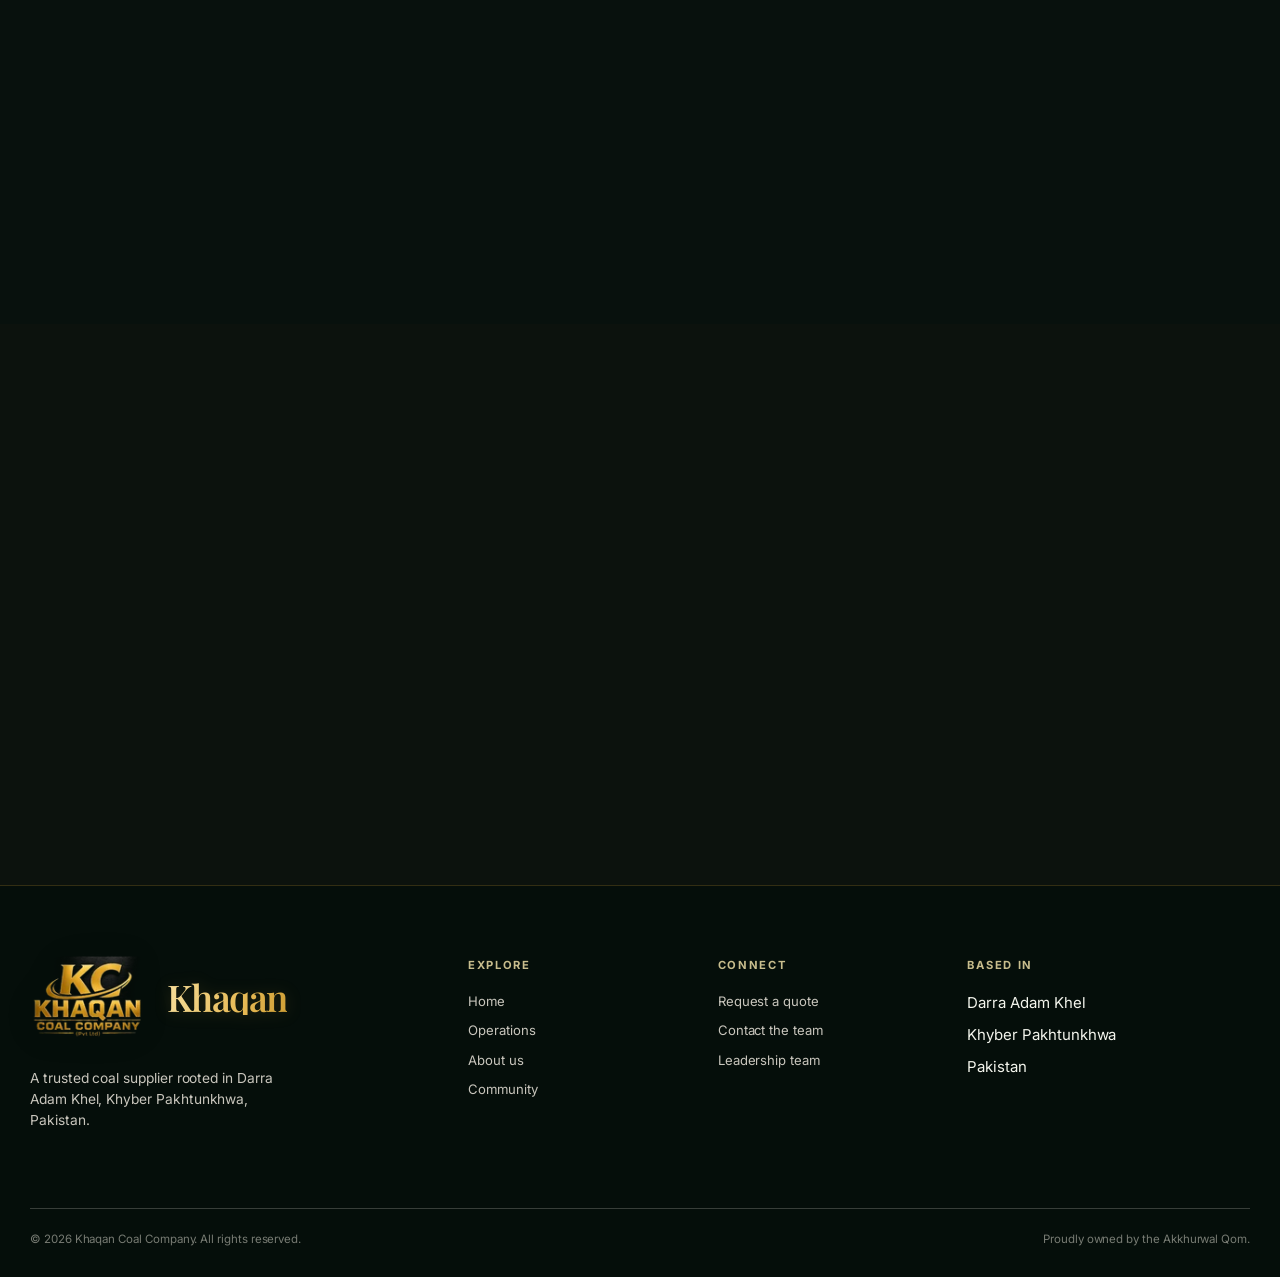
<file: about.html>
<!doctype html>
<html lang="en">
<head>
  <meta charset="utf-8"><meta name="viewport" content="width=device-width, initial-scale=1"><meta name="theme-color" content="#0b0d0d"><script>(function(){try{var s=localStorage.getItem('khaqanSkin');document.documentElement.dataset.skin=(s==='marble'||s==='obsidian')?s:'signature';var t=localStorage.getItem('khaqanTheme');document.documentElement.dataset.theme=(t==='day')?'day':'night';}catch(e){document.documentElement.dataset.skin='signature';document.documentElement.dataset.theme='night';}})();</script>
  <meta name="description" content="About Khaqan Coal Company — our story, our people, and our business performance in Darra Adam Khel."><meta property="og:type" content="website"><meta property="og:title" content="About Us | Khaqan Coal Company Pvt. Ltd."><meta property="og:description" content="About Khaqan Coal Company — our story, our people, and our business performance in Darra Adam Khel."><meta property="og:site_name" content="Khaqan Coal Company"><meta property="og:image" content="https://www.khaqancoalco.com/media/og/about.jpg?v=1"><meta property="og:image:width" content="1200"><meta property="og:image:height" content="630"><meta property="og:image:alt" content="Khaqan Coal Company - About: &quot;A local name with a long view.&quot; over a night photograph from the site"><meta name="twitter:card" content="summary_large_image"><meta name="twitter:title" content="About Us | Khaqan Coal Company Pvt. Ltd."><meta name="twitter:description" content="About Khaqan Coal Company — our story, our people, and our business performance in Darra Adam Khel."><meta name="twitter:image" content="https://www.khaqancoalco.com/media/og/about.jpg?v=1">
  <title>About Us | Khaqan Coal Company Pvt. Ltd.</title><link rel="preconnect" href="https://fonts.googleapis.com"><link rel="preconnect" href="https://fonts.gstatic.com" crossorigin><link href="https://fonts.googleapis.com/css2?family=Playfair+Display:ital,wght@0,400..900;1,400..900&family=Inter:ital,wght@0,300..900;1,300..900&display=swap" rel="stylesheet" media="print" onload="this.media='all'">
  <noscript><link href="https://fonts.googleapis.com/css2?family=Playfair+Display:ital,wght@0,400..900;1,400..900&family=Inter:ital,wght@0,300..900;1,300..900&display=swap" rel="stylesheet"></noscript><link rel="icon" href="favicon.png" type="image/png" sizes="128x128"><link rel="icon" href="favicon.svg" type="image/svg+xml"><link rel="apple-touch-icon" href="media/icons/apple-touch-icon.png?v=1"><link rel="preload" as="image" href="media/cine/reel-haulroad.webp"><link rel="stylesheet" href="styles.css?v=5"><link rel="stylesheet" href="themes.css?v=18"><link rel="stylesheet" href="themes-marble.css?v=1" data-skin-stylesheet="marble" media="not all"><link rel="stylesheet" href="themes-obsidian.css?v=1" data-skin-stylesheet="obsidian" media="not all"><script>(function(){var skin=document.documentElement.dataset.skin||'signature';document.querySelectorAll('link[data-skin-stylesheet]').forEach(function(link){link.media=link.dataset.skinStylesheet===skin?'all':'not all';});})();</script><link rel="stylesheet" href="themes-shared.css?v=10"><link rel="manifest" href="site.webmanifest"><script type="speculationrules">{"prerender":[{"where":{"href_matches":"*.html"},"eagerness":"moderate"}]}</script>
<link rel="canonical" href="https://www.khaqancoalco.com/about">
<script type="application/ld+json">{"@context":"https://schema.org","@type":"WebPage","name":"About Us | Khaqan Coal Company Pvt. Ltd.","url":"https://www.khaqancoalco.com/about","isPartOf":{"@type":"WebSite","name":"Khaqan Coal Company","url":"https://www.khaqancoalco.com/"},"about":{"@type":"Organization","name":"Khaqan Coal Company Pvt. Ltd.","url":"https://www.khaqancoalco.com/","address":{"@type":"PostalAddress","addressLocality":"Darra Adam Khel","addressRegion":"Khyber Pakhtunkhwa","addressCountry":"PK"}},"description":"About Khaqan Coal Company — our story, our people, and our business performance in Darra Adam Khel."}</script>
</head>
<body class="page-about"><a class="skip-link" href="#main">Skip to content</a><div class="coal-page-bg" aria-hidden="true"><canvas class="cine-canvas"></canvas><img class="cine-src" src="media/cine/reel-haulroad.webp" alt="" width="1376" height="768" loading="lazy" decoding="async" fetchpriority="high"><img class="cine-src" src="media/cine/valley-dawn.webp" alt="" width="1376" height="768" loading="lazy" decoding="async"><img class="cine-src" src="media/mine-3d-terraces.webp" alt="" width="1376" height="768" loading="lazy" decoding="async"><img class="cine-src" src="media/cine/reel-coalfaces.webp" alt="" width="1376" height="768" loading="lazy" decoding="async"><img class="cine-src" src="media/cine/hero-02.webp" alt="" width="1376" height="768" loading="lazy" decoding="async"><div class="cine-veil"></div></div>
  <header class="site-header" id="site-header"><div class="container nav-wrap header-bar">
    <a class="brand" href="index.html" aria-label="Khaqan Coal Company home"><picture class="brand-logo brand-logo-night"><source type="image/webp" srcset="media/logo-mark-128.webp?v=1 128w, media/logo-mark.webp?v=1 286w" sizes="(min-width: 1024px) 64px, 46px"><img src="media/logo-mark.png" alt="Khaqan Coal Company official logo" width="80" height="53" decoding="async"></picture><picture class="brand-logo brand-logo-day"><source type="image/webp" srcset="media/logo-mark-light-128.webp?v=1 128w, media/logo-mark-light.webp?v=1 286w" sizes="(min-width: 1024px) 64px, 46px"><img src="media/logo-mark-light.png" alt="Khaqan Coal Company official logo" width="80" height="53" decoding="async"></picture><span class="brand-name"><span data-cms="brandName">Khaqan</span><span class="brand-sub">Coal Company Pvt. Ltd.</span></span></a>
    <nav class="main-nav" id="primary-nav" aria-label="Main navigation"><span class="nav-glide" aria-hidden="true"></span><a data-nav href="index.html">Home</a><a data-nav class="active" aria-current="page" href="about.html">About us</a><a data-nav href="operations.html">Operations</a><a data-nav href="supply.html">Supply</a><a data-nav href="gallery.html">Gallery</a><a data-nav href="community.html">Community</a><a data-nav href="contact.html">Contact</a><a class="btn btn-primary btn-arrow nav-drawer-cta" href="contact.html">Start a conversation</a></nav>
    <div class="header-tools"><div class="nav-actions"><button class="theme-toggle" type="button" aria-label="Switch to day mode" aria-pressed="false"><span class="theme-toggle-icon" aria-hidden="true">☼</span><span class="theme-toggle-label">Day</span></button><div class="skin-switch"><button class="skin-toggle" type="button" aria-label="Choose brand theme" aria-expanded="false" aria-haspopup="menu" aria-controls="skin-menu"><span class="skin-toggle-icon" aria-hidden="true">◈</span><span class="skin-toggle-label">Theme</span></button><div class="skin-menu" id="skin-menu" role="menu" aria-label="Brand themes" aria-orientation="vertical" hidden><div class="skin-menu-head"><i></i>Brand themes</div><button class="skin-option" type="button" data-skin="signature" role="menuitemradio" aria-checked="true"><span class="skin-swatch skin-swatch-signature" aria-hidden="true"></span><span><b>Signature</b><small>Forest coal &amp; gold — the classic look</small></span><span class="skin-check" aria-hidden="true">✓</span></button><button class="skin-option" type="button" data-skin="marble" role="menuitemradio" aria-checked="false"><span class="skin-swatch skin-swatch-marble" aria-hidden="true"></span><span><b>Marble Gold</b><small>White marble &amp; gold by day, black marble by night</small></span><span class="skin-check" aria-hidden="true">✓</span></button><button class="skin-option" type="button" data-skin="obsidian" role="menuitemradio" aria-checked="false"><span class="skin-swatch skin-swatch-obsidian" aria-hidden="true"></span><span><b>Obsidian</b><small>Metallic black &amp; gold by night, platinum by day</small></span><span class="skin-check" aria-hidden="true">✓</span></button><div class="skin-menu-note">Day / night mode works inside every theme — use the <b>☼</b> toggle.</div></div></div></div><a class="nav-cta" href="contact.html">Start a conversation</a><button class="menu-toggle" type="button" aria-controls="primary-nav" aria-expanded="false" aria-label="Open navigation menu"><span class="nav-burger" aria-hidden="true"><i></i><i></i><i></i></span><span class="menu-toggle-text">Menu</span></button></div>
  </div><div class="nav-scrim" aria-hidden="true"></div>
  <div class="nav-progress" aria-hidden="true"><span></span></div>
  </header>

  <main id="main" tabindex="-1">
    <section class="page-hero"><div class="page-hero-orb"></div><div class="container page-hero-content reveal visible"><span class="eyebrow">About us</span><h1>A local name with a long view.</h1><p class="lede">Khaqan Coal Company is rooted in Darra Adam Khel, serving customers across Pakistan and preparing the next export chapter from Khyber Pakhtunkhwa.</p></div></section>

    <section class="section section-dark"><div class="container editorial-grid">
      <aside class="sticky-label reveal"><span class="eyebrow">Where we come from</span><h2>Built from the ground up.</h2><p>Our identity is inseparable from Darra Adam Khel and the Akkhurwal Qom.</p></aside>
      <div class="numbered-list reveal delay-1">
        <article class="numbered-item"><b>01</b><div><h3>Rooted in Darra Adam Khel</h3><p>We are proud to operate from a place known for its beauty, energy, and deep connection to the coal trade. Being local means we know the landscape — and respect the relationships that make business work.</p></div></article>
        <article class="numbered-item"><b>02</b><div><h3>Owned by the Akkhurwal Qom</h3><p>Khaqan Coal Company carries the strength of a community behind its name — the Akkhurwal qom, first among the five tribes of Darra Adam Khel in coal supply. From our own coal mines to every contract we sign, that ownership brings responsibility: to deal fairly, to keep our word, and to create a future our people can stand behind.</p></div></article>
        <article class="numbered-item"><b>03</b><div><h3>Led with a clear purpose</h3><p>Director Adnan Khan leads with a belief that a supplier should be more than a link in a chain. We want to be the dependable partner our customers can call, and a positive force in the place we call home.</p></div></article>
        <article class="numbered-item"><b>04</b><div><h3>Growing with our hometown</h3><p>Darra Adam Khel has developed through the efforts of many hardworking people. We are proud of Khaqan’s part in that story and committed to contributing to the next chapter with discipline and ambition.</p></div></article>
      </div>
    </div></section>

    <section class="section section-earth about-legacy-section"><div class="container"><div class="about-legacy reveal"><figure class="about-legacy-media" data-media-slot="about:legacy:1"><picture><source type="image/webp" srcset="media/cine/valley-dawn.webp"><img src="media/cine/valley-dawn.jpg" width="1376" height="768" loading="lazy" decoding="async" alt="Cinematic 3D view of a hillside coal mine at dawn in the Darra Adam Khel valley"></picture><figcaption>Darra Adam Khel · where the valley meets the work</figcaption></figure><div class="about-legacy-copy" data-section-copy="about:legacy"><span class="eyebrow">Rooted in Darra Adam Khel</span><h2>Where the valley meets the work.</h2><p>Khaqan Coal Company (Private) Limited was incorporated on 03 March 2021 and is proudly owned by the Akkhurwal Qom — the house that leads Darra Adam Khel in coal supply. Led by Director Adnan Khan, the company works its own coal mines in the valley and supplies some of the country’s leading cement and industrial customers.</p><p>From its home base in Khyber Pakhtunkhwa, Khaqan has moved more than 535,000 metric tonnes of coal since its first reported year — with the next chapter aimed at export, carrying the valley’s black gold beyond Pakistan’s borders.</p><div class="about-legacy-facts"><div><strong>03.03.2021</strong><span>company incorporated</span></div><div><strong>Akkhurwal Qom</strong><span>community ownership</span></div><div><strong>535,121.35 MT</strong><span>coal supplied to date</span></div><div><strong>PKR 21B+</strong><span>total turnover</span></div></div></div></div></div></section>

    <section class="section section-dark qoms-section"><div class="container"><div class="section-head reveal"><div><span class="eyebrow">The five Tribes (Qoam) · Darra Adam Khel</span><h2>A valley of five Tribes (Qoam) — ours leads in coal.</h2></div><p>Our story is part of a bigger one. The Adam Khel Afridis of Darra Adam Khel stand in five tribes (qoam) — and the Akkhurwal qom, owners of the valley's leading coal operations, is the house Khaqan Coal Company calls home.</p></div><div class="qom-grid reveal delay-1"><article class="qom-card qom-card-featured"><div class="qom-rank"><i></i>01 · Leaders in coal supply</div><h3>Akhorwal <span class="qom-script">آخور وال</span></h3><p>The qom at the top of coal supply in Darra Adam Khel — and ours. From Akhorwal ground, Khaqan Coal Company works its own coal mines and moves some of the most sought-after coal in the country.</p><div class="qom-badge">◆ Home of Khaqan Coal Company</div></article><article class="qom-card"><div class="qom-rank">02</div><h3>Zarghon Khel <span class="qom-script">ذرغن خیل</span></h3><p>One of the five tribes of the Adam Khel — kin and neighbours in the valley's coal story.</p></article><article class="qom-card"><div class="qom-rank">03</div><h3>Bosti Khel <span class="qom-script">بوستی خیل</span></h3><p>A pillar of the Adam Khel confederation, part of Darra Adam Khel's trade and craft heritage.</p></article><article class="qom-card"><div class="qom-rank">04</div><h3>Shiraki <span class="qom-script">شیراکی</span></h3><p>Part of the valley's living network of families, workshops and mine roads.</p></article><article class="qom-card"><div class="qom-rank">05</div><h3>Torchapar <span class="qom-script">ٹورچاپر</span></h3><p>Together with the other four qoms, completing the Adam Khel of Darra Adam Khel.</p></article></div><div class="qom-facts reveal delay-2"><div><strong>446 km²</strong><span>the valley of the Adam Khel Afridis</span></div><div><strong>~3.75M MT</strong><span>estimated reserves in the Darra Adam Khel coalfield</span></div><div><strong>Paleocene coal</strong><span>the geological seam behind the valley's black gold</span></div><div><strong>Akhorwal first</strong><span>the qom that leads the valley in coal supply</span></div></div></div></section>

    <section class="section section-soft leadership-section"><div class="container">
      <div class="section-head reveal"><div><span class="eyebrow">Leadership</span><h2>The people behind the promise.</h2></div><p>Steady leadership, local perspective, and a commitment to doing business with dignity — carried by four key people, each with a different strength.</p></div>
      <div class="team-hero reveal delay-1" data-team-hero data-team-interval="5000" aria-label="Key company members">
        <div class="team-slides">
          <article class="team-slide active" data-team-accent="emerald" data-member="director">
            <div class="team-portrait" role="img" aria-label="Portrait of Director Adnan Khan" data-monogram="AK"><div class="team-halo"></div></div>
            <div class="team-copy"><span class="team-kicker">The digital pioneer</span><span class="team-role">Director · Khaqan Coal Company</span><h2>Adnan <span>Khan</span></h2><p data-cms="directorBio"><strong>The Director who made everything digital</strong> and took Khaqan Coal Company to new heights — a forward-thinking leader who pairs modern systems with old-fashioned values. He brings warmth, honesty and reliability to every supply relationship, and helps Darra Adam Khel keep moving forward with quiet confidence and unmistakable pride.</p></div>
          </article>
          <article class="team-slide" data-team-accent="gold" data-member="ceo">
            <div class="team-portrait" role="img" aria-label="Portrait of Chief Executive Officer Haji Ilyas Khan" data-monogram="IK"><div class="team-halo"></div></div>
            <div class="team-copy"><span class="team-kicker">The vision</span><span class="team-role">Chief Executive Officer</span><h2>Haji Ilyas <span>Khan</span></h2><p data-cms="ceoBio"><strong>The person behind the vision of the company</strong> and all of its success — a wise and steady presence whose guidance carried Khaqan from a single local mine into a nationwide supplier of choice. His far-sighted judgement, gentle authority and deep-rooted integrity keep the company true to its origins while it grows.</p></div>
          </article>
          <article class="team-slide" data-team-accent="ember" data-member="md">
            <div class="team-portrait" role="img" aria-label="Portrait of Managing Director Abdur Rauf Khan" data-monogram="AR"><div class="team-halo"></div></div>
            <div class="team-copy"><span class="team-kicker">The problem-solver</span><span class="team-role">Managing Director</span><h2>Abdur Rauf <span>Khan</span></h2><p data-cms="mdBio"><strong>The man with the courage</strong> — a calm, resourceful problem-solver who keeps the work moving when the ground gets tough and the schedule gets tight. He untangles logistics, protects standards and keeps every promise the company makes, leading with strength, patience and a generous spirit.</p></div>
          </article>
          <article class="team-slide" data-team-accent="steel" data-member="cfo">
            <div class="team-portrait" role="img" aria-label="Portrait of Chief Financial Officer Jibran Khan" data-monogram="JK"><div class="team-halo"></div></div>
            <div class="team-copy"><span class="team-kicker">The steady hand</span><span class="team-role">Chief Financial Officer</span><h2>Jibran <span>Khan</span></h2><p data-cms="cfoBio"><strong>The finance officer on whom the company relies a great deal</strong> — a meticulous and trustworthy steward who keeps the numbers clear, the books honest and the foundation solid. With an eye on every rupee and a steady hand on the future, he gives Khaqan the confidence to mine deeper, move further and grow with grace.</p></div>
          </article>
        </div>
        <div class="team-hero-progress" aria-hidden="true"><i></i></div>
        <div class="team-hero-foot"><span class="team-hero-count" data-team-count>01 / 04</span><span class="team-hero-dots" data-team-dots></span></div>
      </div>

      <div class="team-grid reveal delay-2">
        <article class="team-card" data-team-accent="emerald" data-member="director"><span class="team-role">Director · Khaqan Coal Company</span><div class="team-portrait-mini" role="img" aria-label="Portrait of Director Adnan Khan"></div><h3 data-cms="directorName">Adnan Khan</h3><p data-cms="directorCard1">Adnan Khan is the Director who made everything digital and took Khaqan Coal Company to new heights. A forward-thinking and approachable leader, he pairs modern systems with old-fashioned values — bringing warmth, honesty and reliability to every supply relationship while helping Darra Adam Khel continue to move forward.</p><p data-cms="directorCard2">Under his direction, Khaqan Coal Company keeps its values close: honesty in dealing, respect for people, and pride in the place where it all began.</p></article>
        <article class="team-card" data-team-accent="gold" data-member="ceo"><span class="team-role">Chief Executive Officer</span><div class="team-portrait-mini" role="img" aria-label="Portrait of Chief Executive Officer Haji Ilyas Khan"></div><h3>Haji Ilyas Khan</h3><p data-cms="ceoCard1">Haji Ilyas Khan is the person behind the vision of the company — and the quiet, wise force behind all of its success. From the earliest days he saw what Khaqan could become: a local name with the discipline, standards and relationships to supply the country's leading industries.</p><p data-cms="ceoCard2">His leadership keeps the company grounded in its roots while its ambitions grow — mining with pride in Darra Adam Khel, treating every partner with courtesy, and preparing the next chapter beyond Pakistan's borders.</p></article>
        <article class="team-card" data-team-accent="ember" data-member="md"><span class="team-role">Managing Director</span><div class="team-portrait-mini" role="img" aria-label="Portrait of Managing Director Abdur Rauf Khan"></div><h3>Abdur Rauf Khan</h3><p data-cms="mdCard1">Abdur Rauf Khan is the man with the courage — the calm, resourceful problem-solver the company turns to when the ground gets tough and the schedule gets tight. He runs the day-to-day with quiet authority, untangling logistics, protecting standards, and keeping every load moving on time.</p><p data-cms="mdCard2">A straight talker who leads by example and treats everyone with respect, he makes sure that what Khaqan promises is exactly what Khaqan delivers — every single day.</p></article>
        <article class="team-card" data-team-accent="steel" data-member="cfo"><span class="team-role">Chief Financial Officer</span><div class="team-portrait-mini" role="img" aria-label="Portrait of Chief Financial Officer Jibran Khan"></div><h3>Jibran Khan</h3><p data-cms="cfoCard1">Jibran Khan is the finance officer on whom the company relies a great deal — a meticulous, trustworthy steward of every rupee. He keeps Khaqan's numbers clear, disciplined and honest, turning the company's growth into a solid financial foundation the whole team can build on.</p><p data-cms="cfoCard2">With an eye on every detail and a steady hand on the books, he gives Khaqan the confidence to mine deeper, move further, and grow without ever losing sight of the bottom line.</p></article>
      </div>
    </div></section>

    <section class="section section-dark"><div class="container profile-overview"><div class="profile-overview-copy reveal"><span class="eyebrow">Company profile</span><h2 data-cms="legalName">Khaqan Coal Company (Private) Limited</h2><p>We provide high-quality coal to major cement manufacturers and industrial customers nationwide, with a focus on consistent supply, dependable logistics, and long-term business partnerships.</p><p>Our next chapter is export: extending a trusted KPK-origin supply platform beyond Pakistan with the same discipline, clarity, and local strength.</p></div><div class="profile-meta reveal delay-1"><div><span>Incorporation date</span><strong data-cms="incorporationDate">03 March 2021</strong></div><div><span>Home base</span><strong>Darra Adam Khel, KPK</strong></div><div><span>Business focus</span><strong>Coal mining & supply</strong></div><div><span>Direction</span><strong>National → export</strong></div></div></div></section>

    <section class="section section-soft"><div class="container"><div class="proof-strip reveal"><article><span>Total quantity supplied</span><strong data-cms="totalQuantity">535,121.35 MT</strong><small>Across the reported performance years</small></article><article><span>Total turnover</span><strong data-cms="totalTurnover">PKR 21,011,459,921</strong><small>Over PKR 21 billion</small></article><article><span>Reported years</span><strong>2022–2026</strong><small>Annual performance record</small></article><article><span>Major clients</span><strong data-cms="clientCount">12 organizations</strong><small>Cement and industrial sectors</small></article></div></div></section>

    <section class="section section-dark"><div class="container"><div class="section-head reveal"><div><span class="eyebrow">Annual business performance</span><h2>A four-year record of momentum.</h2></div><p>The following figures are presented as supplied by management. They show a business platform scaling from local strength toward national and export readiness.</p></div><div class="performance-layout reveal delay-1"><div class="performance-table-card"><div class="table-scroll"><table class="performance-table"><thead><tr><th>Financial year</th><th>Quantity supplied</th><th>Annual turnover</th></tr></thead><tbody><tr><th scope="row">2022–2023</th><td>26,282.34 MT</td><td>PKR 998,161,849</td></tr><tr><th scope="row">2023–2024</th><td>62,585.88 MT</td><td>PKR 2,361,728,842</td></tr><tr><th scope="row">2024–2025</th><td>71,770.52 MT</td><td>PKR 2,603,355,872</td></tr><tr class="performance-highlight"><th scope="row">2025–2026</th><td>374,482.61 MT</td><td>PKR 15,048,213,358</td></tr></tbody><tfoot><tr><th scope="row">Overall</th><td>535,121.35 MT</td><td>PKR 21,011,459,921</td></tr></tfoot></table></div></div><aside class="performance-chart"><div class="chart-head"><span>Quantity supplied</span><small>MT · relative scale</small></div><div class="bar-list"><div><label>22–23 <b>26k</b></label><span class="bar-track"><i style="--bar:7%"></i></span></div><div><label>23–24 <b>63k</b></label><span class="bar-track"><i style="--bar:17%"></i></span></div><div><label>24–25 <b>72k</b></label><span class="bar-track"><i style="--bar:20%"></i></span></div><div><label>25–26 <b>374k</b></label><span class="bar-track"><i style="--bar:100%"></i></span></div></div><div class="chart-head chart-head-turnover"><span>Annual turnover</span><small>PKR · relative scale</small></div><div class="bar-list turnover-bars"><div><label>22–23 <b>0.99B</b></label><span class="bar-track"><i style="--bar:7%"></i></span></div><div><label>23–24 <b>2.36B</b></label><span class="bar-track"><i style="--bar:16%"></i></span></div><div><label>24–25 <b>2.60B</b></label><span class="bar-track"><i style="--bar:18%"></i></span></div><div><label>25–26 <b>15.05B</b></label><span class="bar-track"><i style="--bar:100%"></i></span></div></div></aside></div><p class="performance-note">Management-provided performance information. Please verify the final legal presentation of historical figures against statutory financial records before publication.</p></div></section>

    <section class="section section-soft"><div class="container"><div class="section-head reveal"><div><span class="eyebrow">Major clients</span><h2>Trusted across Pakistan’s cement and industrial sectors.</h2></div><p>Khaqan Coal Company has successfully supplied the following leading manufacturers and industrial organizations.</p></div><div class="client-grid reveal delay-1"><article><span>01</span><strong>Bestway Cement Limited</strong></article><article><span>02</span><strong>Cherat Cement Company Limited</strong></article><article><span>03</span><strong>D.G. Khan Cement Company Limited</strong></article><article><span>04</span><strong>Fauji Cement Company Limited</strong></article><article><span>05</span><strong>Fecto Cement Limited</strong></article><article><span>06</span><strong>Gharibwal Cement Limited</strong></article><article><span>07</span><strong>Kohat Cement Company Limited</strong></article><article><span>08</span><strong>Lucky Cement Limited</strong></article><article><span>09</span><strong>Lucky Core Industries Limited</strong></article><article><span>10</span><strong>Maple Leaf Cement Factory Limited</strong></article><article><span>11</span><strong>Olympia Chemicals Limited</strong></article><article><span>12</span><strong>Pioneer Cement Limited</strong></article></div></div></section>

    <section class="section section-earth"><div class="container export-profile-callout reveal"><div><span class="eyebrow">Next horizon</span><h2>From a leading national supplier to a stronger export platform.</h2><p>Consistent quality, dependable supply, professional service, and partnerships built to last.</p></div><a class="btn btn-primary btn-arrow" href="contact.html">Discuss a partnership</a></div></section>
  

    <section class="section section-dark about-field-section"><div class="container"><div class="section-head reveal" data-section-copy="about:field"><div><span class="eyebrow">Company in the field</span><h2>Grounded in the work. Ready for what comes next.</h2></div><p>Mining, movement, and the relationships around them are part of the Khaqan story. These field references bring that operating context into view.</p></div><div class="media-rail reveal delay-1"><figure class="media-tile media-tile-wide" data-media-slot="about:field:1"><picture><source type="image/webp" srcset="media/mine-3d-terraces.webp"><img src="media/mine-3d-terraces.jpg" width="1376" height="768" alt="3D visualization of terraced mountain coal mining" loading="lazy" decoding="async"></picture><figcaption><span>Mining context</span><strong>Close to the source.</strong></figcaption></figure><figure class="media-tile" data-media-slot="about:field:2"><picture><source type="image/webp" srcset="media/coal-haul-truck-768.webp 768w, media/coal-haul-truck.webp 1600w" sizes="(min-width: 1300px) 540px, (min-width: 1000px) 420px, (min-width: 640px) 94vw, 92vw"><img src="media/coal-haul-truck.jpg" width="1600" height="1067" alt="Large coal haul truck at an open-cut mine" loading="lazy" decoding="async"></picture><figcaption><span>Distribution</span><strong>Built for the haul.</strong></figcaption></figure><figure class="media-tile" data-media-slot="about:field:3"><picture><source type="image/webp" srcset="media/darra-photo-4-768.webp 768w, media/darra-photo-4.webp 1125w" sizes="(min-width: 1300px) 300px, (min-width: 1000px) 235px, (min-width: 640px) 46vw, 92vw"><img src="media/darra-photo-4.jpg" width="1125" height="1206" alt="Home ground around Darra Adam Khel, Khyber Pakhtunkhwa" loading="lazy" decoding="async"></picture><figcaption><span>Home ground</span><strong>Darra Adam Khel.</strong></figcaption></figure><figure class="media-tile media-still-tile" data-media-slot="about:field:4"><img src="media/generated/green-mountain-coal-mine.webp" width="1600" height="900" alt="AI-generated illustration of a coal mine entrance among green mountains." loading="lazy" decoding="async"><figcaption><span>Illustrative image</span><strong>Coal country in the mountains.</strong></figcaption></figure></div></div></section>

    <section class="section section-earth"><div class="container"><div class="section-head reveal"><div><span class="eyebrow">At a glance</span><h2>The essentials, clearly.</h2></div><p>A concise view of the identity, leadership, and local perspective behind Khaqan Coal Company.</p></div><div class="spec-grid about-identity reveal delay-1"><article class="spec-card"><div class="identity-kicker">Ownership</div><h3>Akkhurwal Qom</h3><p>Community ownership gives the business a strong sense of responsibility and belonging.</p></article><article class="spec-card"><div class="identity-kicker">Leadership</div><h3>CEO · MD · Director · CFO</h3><p>A four-person leadership team — Haji Ilyas Khan, Abdur Rauf Khan, Adnan Khan and Jibran Khan — keeps the company focused on dependable relationships and practical progress.</p></article><article class="spec-card"><div class="identity-kicker">Home base</div><h3>Darra Adam Khel</h3><p>A hilly, green setting in Khyber Pakhtunkhwa that shapes how we see the work and the future.</p></article><article class="spec-card"><div class="identity-kicker">National direction</div><h3>Pakistan → export</h3><p>Leading coal supply across Pakistan while preparing the next export chapter from Khyber Pakhtunkhwa.</p></article></div></div></section>

    <section class="section section-soft managed-media-section"><div class="container"><div class="section-head reveal" data-section-copy="about:gallery"><div><span class="eyebrow">From our media library</span><h2>Fresh from the field.</h2></div><p>Photos added by the Khaqan team appear here — updated from the Control Room.</p></div><div class="managed-media reveal delay-1" data-managed-media="about"><p class="managed-media-empty">No featured media yet. The team can add photos from the Control Room.</p></div></div></section>

    <section class="section section-earth"><div class="container"><div class="callout reveal"><div><span class="eyebrow">Our north star</span><h2>Strong relationships. Straightforward work. Shared progress.</h2></div><a class="btn btn-primary btn-arrow" href="contact.html">Talk to Khaqan</a></div></div></section>
  </main>

  <footer class="footer"><div class="container footer-top"><div class="footer-intro"><a class="brand" href="index.html"><picture class="brand-logo brand-logo-night"><source type="image/webp" srcset="media/logo-mark-128.webp?v=1 128w, media/logo-mark-260.webp?v=1 260w, media/logo-mark.webp?v=1 286w" sizes="(min-width: 1024px) 120px, 88px"><img src="media/logo-mark.png" alt="Khaqan Coal Company official logo" width="80" height="53" decoding="async"></picture><picture class="brand-logo brand-logo-day"><source type="image/webp" srcset="media/logo-mark-light-128.webp?v=1 128w, media/logo-mark-light-260.webp?v=1 260w, media/logo-mark-light.webp?v=1 286w" sizes="(min-width: 1024px) 134px, 96px"><img src="media/logo-mark-light.png" alt="Khaqan Coal Company official logo" width="80" height="53" decoding="async"></picture><span class="brand-name"><span data-cms="brandName">Khaqan</span><span class="brand-sub">Coal Company Pvt. Ltd.</span></span></a><p>A trusted coal supplier rooted in Darra Adam Khel, Khyber Pakhtunkhwa, Pakistan.</p></div><div><h4>Explore</h4><div class="footer-links"><a href="index.html">Home</a><a href="operations.html">Operations</a><a href="about.html">About us</a><a href="community.html">Community</a></div></div><div><h4>Connect</h4><div class="footer-links"><a href="contact.html">Request a quote</a><a href="contact.html">Contact the team</a><a href="about.html">Leadership team</a></div></div><div><h4>Based in</h4><div class="footer-links"><span>Darra Adam Khel</span><span>Khyber Pakhtunkhwa</span><span>Pakistan</span></div></div></div><div class="container footer-bottom"><span>© <span data-year>2026</span> Khaqan Coal Company. All rights reserved.</span><span>Proudly owned by the Akkhurwal Qom.</span></div></footer>
  <script src="supabase-config.js?v=1"></script><script src="cloud.js?v=12"></script><script src="script.js?v=34"></script>
</body>
</html>
</file>
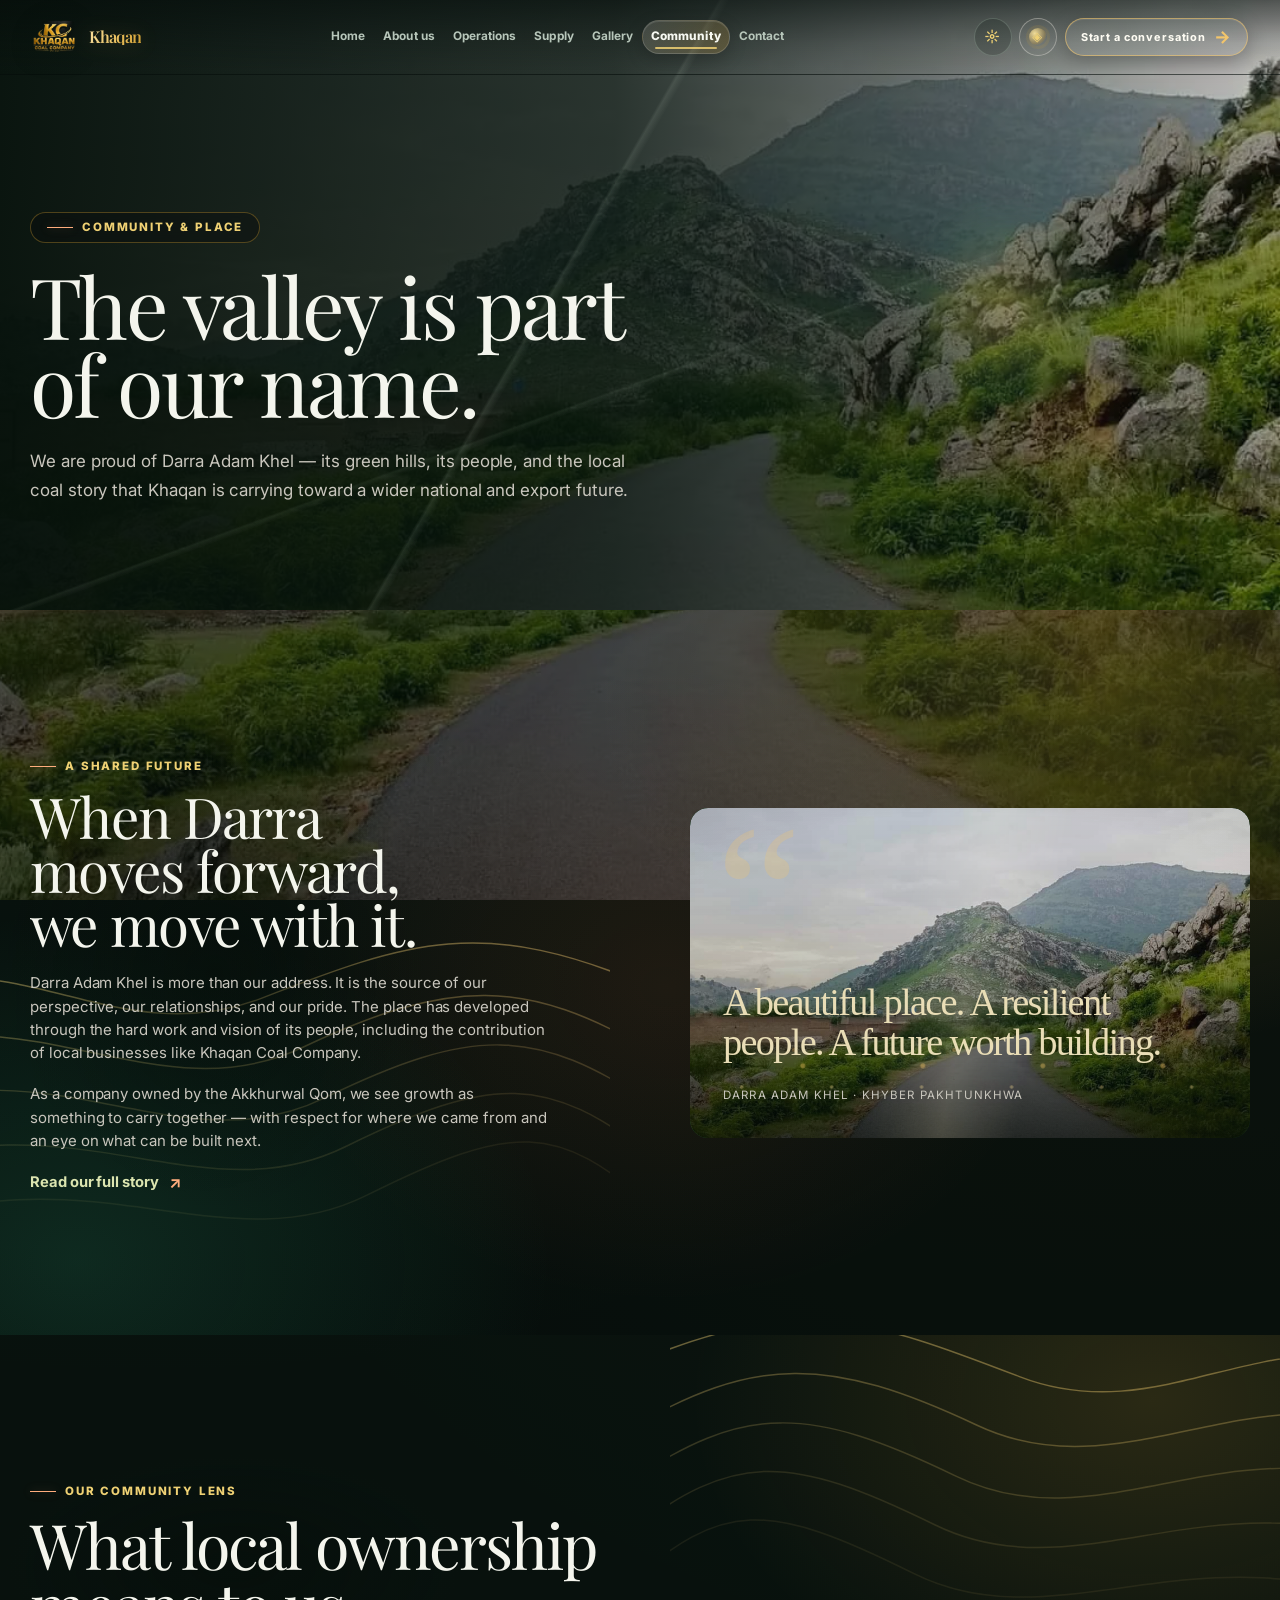
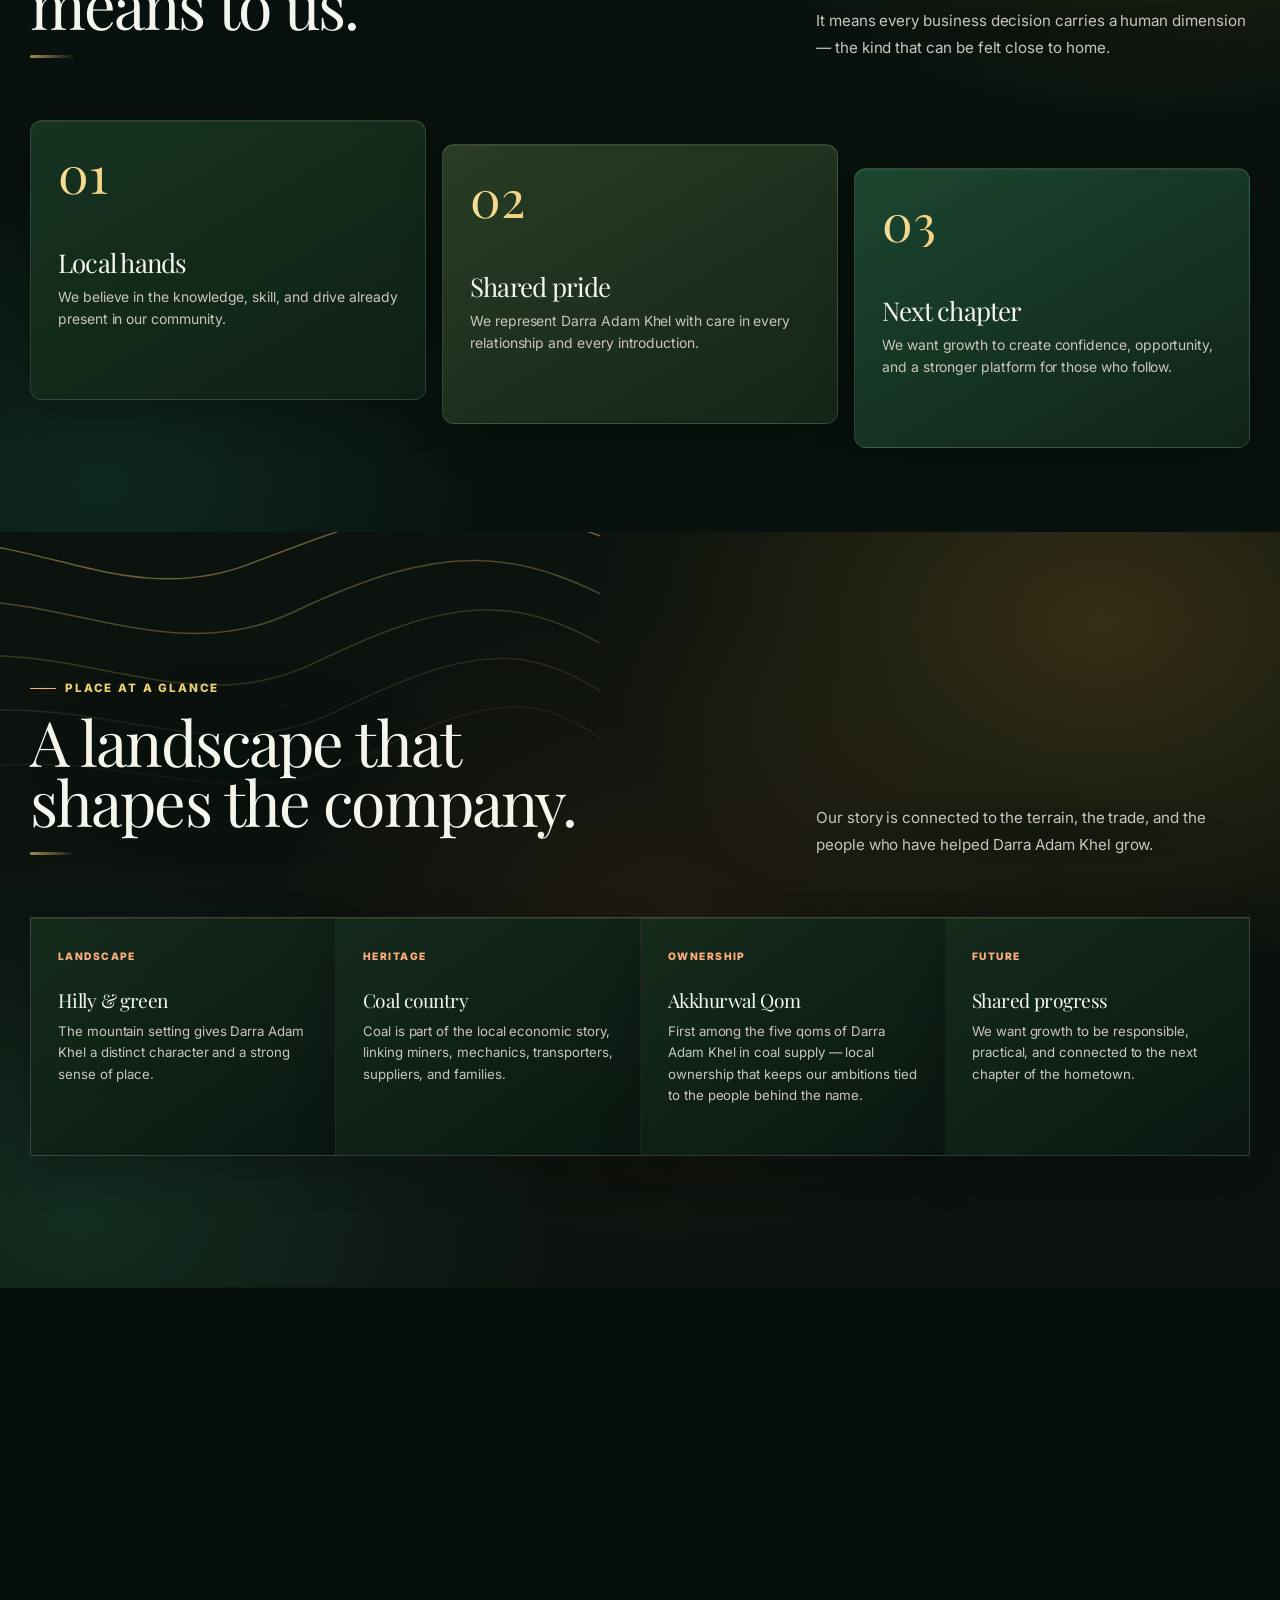
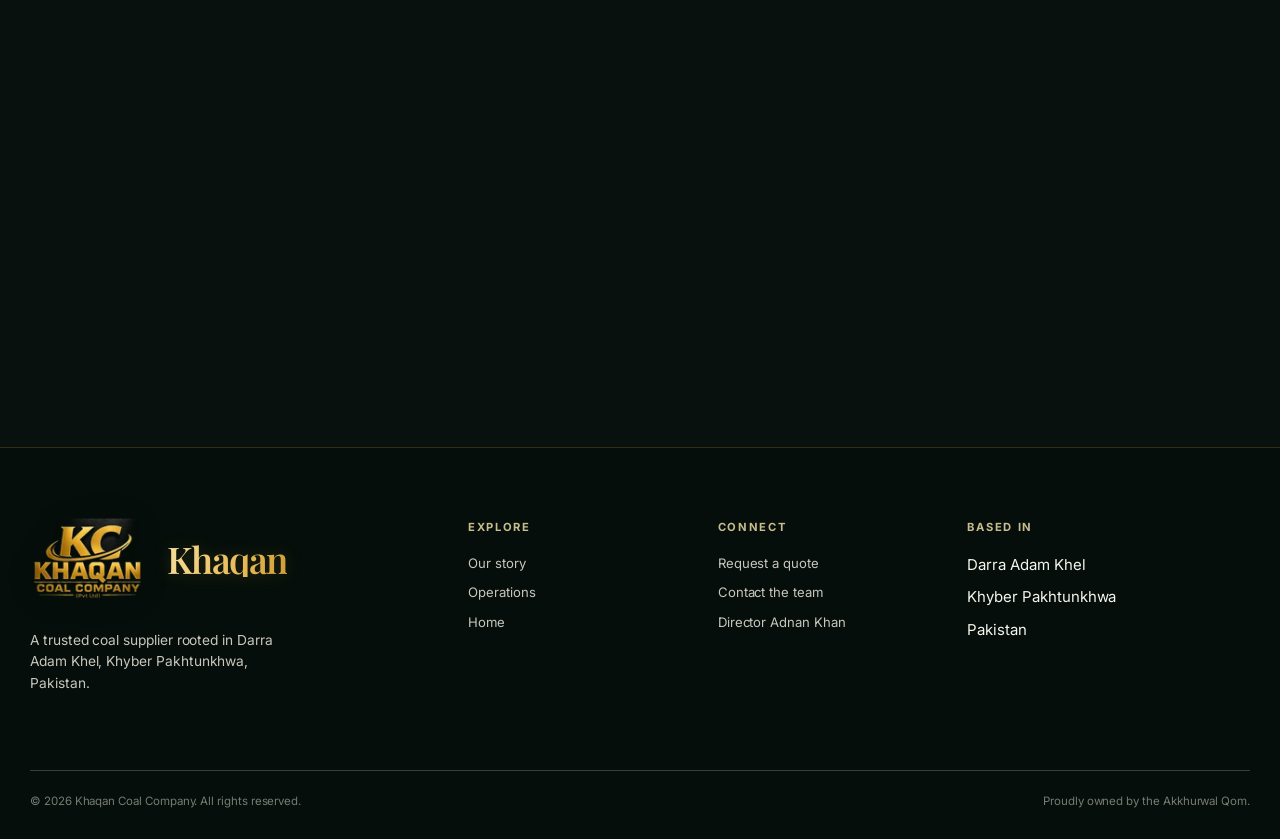
<file: community.html>
<!doctype html>
<html lang="en">
<head><meta charset="utf-8"><meta name="viewport" content="width=device-width, initial-scale=1"><meta name="theme-color" content="#0b0d0d"><script>(function(){try{var s=localStorage.getItem('khaqanSkin');document.documentElement.dataset.skin=(s==='marble'||s==='obsidian')?s:'signature';var t=localStorage.getItem('khaqanTheme');document.documentElement.dataset.theme=(t==='day')?'day':'night';}catch(e){document.documentElement.dataset.skin='signature';document.documentElement.dataset.theme='night';}})();</script><meta name="description" content="Khaqan Coal Company's connection to Darra Adam Khel and the Akkhurwal Qom."><meta property="og:type" content="website"><meta property="og:title" content="Community | Khaqan Coal Company Pvt. Ltd."><meta property="og:description" content="Khaqan Coal Company&#x27;s connection to Darra Adam Khel and the Akkhurwal Qom."><meta property="og:site_name" content="Khaqan Coal Company"><meta property="og:image" content="https://www.khaqancoalco.com/media/og/community.jpg?v=1"><meta property="og:image:width" content="1200"><meta property="og:image:height" content="630"><meta property="og:image:alt" content="Khaqan Coal Company - Community: &quot;The valley is part of our name.&quot; over a night photograph from the site"><meta name="twitter:card" content="summary_large_image"><meta name="twitter:title" content="Community | Khaqan Coal Company Pvt. Ltd."><meta name="twitter:description" content="Khaqan Coal Company&#x27;s connection to Darra Adam Khel and the Akkhurwal Qom."><meta name="twitter:image" content="https://www.khaqancoalco.com/media/og/community.jpg?v=1"><title>Community | Khaqan Coal Company Pvt. Ltd.</title><link rel="preconnect" href="https://fonts.googleapis.com"><link rel="preconnect" href="https://fonts.gstatic.com" crossorigin><link href="https://fonts.googleapis.com/css2?family=Playfair+Display:ital,wght@0,400..900;1,400..900&family=Inter:ital,wght@0,300..900;1,300..900&display=swap" rel="stylesheet" media="print" onload="this.media='all'">
  <noscript><link href="https://fonts.googleapis.com/css2?family=Playfair+Display:ital,wght@0,400..900;1,400..900&family=Inter:ital,wght@0,300..900;1,300..900&display=swap" rel="stylesheet"></noscript><link rel="icon" href="favicon.png" type="image/png" sizes="128x128"><link rel="icon" href="favicon.svg" type="image/svg+xml"><link rel="apple-touch-icon" href="media/icons/apple-touch-icon.png?v=1"><link rel="preload" as="image" href="media/darra-photo-1.webp"><link rel="stylesheet" href="styles.css?v=5"><link rel="stylesheet" href="themes.css?v=18"><link rel="stylesheet" href="themes-marble.css?v=1" data-skin-stylesheet="marble" media="not all"><link rel="stylesheet" href="themes-obsidian.css?v=1" data-skin-stylesheet="obsidian" media="not all"><script>(function(){var skin=document.documentElement.dataset.skin||'signature';document.querySelectorAll('link[data-skin-stylesheet]').forEach(function(link){link.media=link.dataset.skinStylesheet===skin?'all':'not all';});})();</script><link rel="stylesheet" href="themes-shared.css?v=10"><link rel="manifest" href="site.webmanifest"><script type="speculationrules">{"prerender":[{"where":{"href_matches":"*.html"},"eagerness":"moderate"}]}</script><link rel="canonical" href="https://www.khaqancoalco.com/community">
<script type="application/ld+json">{"@context":"https://schema.org","@type":"WebPage","name":"Community | Khaqan Coal Company Pvt. Ltd.","url":"https://www.khaqancoalco.com/community","isPartOf":{"@type":"WebSite","name":"Khaqan Coal Company","url":"https://www.khaqancoalco.com/"},"about":{"@type":"Organization","name":"Khaqan Coal Company Pvt. Ltd.","url":"https://www.khaqancoalco.com/","address":{"@type":"PostalAddress","addressLocality":"Darra Adam Khel","addressRegion":"Khyber Pakhtunkhwa","addressCountry":"PK"}},"description":"Khaqan Coal Company's connection to Darra Adam Khel and the Akkhurwal Qom."}</script>
</head>
<body class="page-community"><a class="skip-link" href="#main">Skip to content</a><div class="coal-page-bg" aria-hidden="true"><canvas class="cine-canvas"></canvas><img class="cine-src" src="media/darra-photo-1.webp" alt="" width="1376" height="768" loading="lazy" decoding="async" fetchpriority="high"><img class="cine-src" src="media/cine/valley-dawn.webp" alt="" width="1376" height="768" loading="lazy" decoding="async"><img class="cine-src" src="media/darra-photo-3.webp" alt="" width="1376" height="768" loading="lazy" decoding="async"><img class="cine-src" src="media/cine/reel-haulroad.webp" alt="" width="1376" height="768" loading="lazy" decoding="async"><img class="cine-src" src="media/darra-photo-4.webp" alt="" width="1376" height="768" loading="lazy" decoding="async"><div class="cine-veil"></div></div>
  <header class="site-header" id="site-header"><div class="container nav-wrap header-bar"><a class="brand" href="index.html" aria-label="Khaqan Coal Company home"><picture class="brand-logo brand-logo-night"><source type="image/webp" srcset="media/logo-mark-128.webp?v=1 128w, media/logo-mark.webp?v=1 286w" sizes="(min-width: 1024px) 64px, 46px"><img src="media/logo-mark.png" alt="Khaqan Coal Company official logo" width="80" height="53" decoding="async"></picture><picture class="brand-logo brand-logo-day"><source type="image/webp" srcset="media/logo-mark-light-128.webp?v=1 128w, media/logo-mark-light.webp?v=1 286w" sizes="(min-width: 1024px) 64px, 46px"><img src="media/logo-mark-light.png" alt="Khaqan Coal Company official logo" width="80" height="53" decoding="async"></picture><span class="brand-name"><span data-cms="brandName">Khaqan</span><span class="brand-sub">Coal Company Pvt. Ltd.</span></span></a><nav class="main-nav" id="primary-nav" aria-label="Main navigation"><span class="nav-glide" aria-hidden="true"></span><a data-nav href="index.html">Home</a><a data-nav href="about.html">About us</a><a data-nav href="operations.html">Operations</a><a data-nav href="supply.html">Supply</a><a data-nav href="gallery.html">Gallery</a><a data-nav class="active" aria-current="page" href="community.html">Community</a><a data-nav href="contact.html">Contact</a><a class="btn btn-primary btn-arrow nav-drawer-cta" href="contact.html">Start a conversation</a></nav><div class="header-tools"><div class="nav-actions"><button class="theme-toggle" type="button" aria-label="Switch to day mode" aria-pressed="false"><span class="theme-toggle-icon" aria-hidden="true">☼</span><span class="theme-toggle-label">Day</span></button><div class="skin-switch"><button class="skin-toggle" type="button" aria-label="Choose brand theme" aria-expanded="false" aria-haspopup="menu" aria-controls="skin-menu"><span class="skin-toggle-icon" aria-hidden="true">◈</span><span class="skin-toggle-label">Theme</span></button><div class="skin-menu" id="skin-menu" role="menu" aria-label="Brand themes" aria-orientation="vertical" hidden><div class="skin-menu-head"><i></i>Brand themes</div><button class="skin-option" type="button" data-skin="signature" role="menuitemradio" aria-checked="true"><span class="skin-swatch skin-swatch-signature" aria-hidden="true"></span><span><b>Signature</b><small>Forest coal &amp; gold — the classic look</small></span><span class="skin-check" aria-hidden="true">✓</span></button><button class="skin-option" type="button" data-skin="marble" role="menuitemradio" aria-checked="false"><span class="skin-swatch skin-swatch-marble" aria-hidden="true"></span><span><b>Marble Gold</b><small>White marble &amp; gold by day, black marble by night</small></span><span class="skin-check" aria-hidden="true">✓</span></button><button class="skin-option" type="button" data-skin="obsidian" role="menuitemradio" aria-checked="false"><span class="skin-swatch skin-swatch-obsidian" aria-hidden="true"></span><span><b>Obsidian</b><small>Metallic black &amp; gold by night, platinum by day</small></span><span class="skin-check" aria-hidden="true">✓</span></button><div class="skin-menu-note">Day / night mode works inside every theme — use the <b>☼</b> toggle.</div></div></div></div><a class="nav-cta" href="contact.html">Start a conversation</a><button class="menu-toggle" type="button" aria-controls="primary-nav" aria-expanded="false" aria-label="Open navigation menu"><span class="nav-burger" aria-hidden="true"><i></i><i></i><i></i></span><span class="menu-toggle-text">Menu</span></button></div></div><div class="nav-scrim" aria-hidden="true"></div>
  <div class="nav-progress" aria-hidden="true"><span></span></div>
  </header>
  <main id="main" tabindex="-1">
    <section class="page-hero"><div class="page-hero-orb"></div><div class="container page-hero-content reveal visible"><span class="eyebrow">Community & place</span><h1>The valley is part of our name.</h1><p class="lede">We are proud of Darra Adam Khel — its green hills, its people, and the local coal story that Khaqan is carrying toward a wider national and export future.</p></div></section>

    <section class="section section-dark"><div class="container story-grid"><div class="story-block reveal" data-section-copy="community:field"><span class="eyebrow">A shared future</span><h2>When Darra moves forward, we move with it.</h2><p>Darra Adam Khel is more than our address. It is the source of our perspective, our relationships, and our pride. The place has developed through the hard work and vision of its people, including the contribution of local businesses like Khaqan Coal Company.</p><p>As a company owned by the Akkhurwal Qom, we see growth as something to carry together — with respect for where we came from and an eye on what can be built next.</p><a class="text-link" href="about.html">Read our full story</a></div><div class="quote-card reveal delay-1"><div class="valley-scene cine-scene" aria-hidden="true"><div class="cine-scene-img" style="background-image:url('media/darra-photo-1.jpg')"></div><div class="cine-scene-shade"></div><div class="cine-scene-glint"></div><div class="cine-scene-particles"></div></div><blockquote>A beautiful place. A resilient people. A future worth building.</blockquote><cite>Darra Adam Khel · Khyber Pakhtunkhwa</cite></div></div></section>

    <section class="section section-soft"><div class="container"><div class="section-head reveal"><div><span class="eyebrow">Our community lens</span><h2>What local ownership means to us.</h2></div><p>It means every business decision carries a human dimension — the kind that can be felt close to home.</p></div><div class="community-cards reveal delay-1">
      <article class="community-card"><div class="big-num">01</div><h3>Local hands</h3><p>We believe in the knowledge, skill, and drive already present in our community.</p></article>
      <article class="community-card"><div class="big-num">02</div><h3>Shared pride</h3><p>We represent Darra Adam Khel with care in every relationship and every introduction.</p></article>
      <article class="community-card"><div class="big-num">03</div><h3>Next chapter</h3><p>We want growth to create confidence, opportunity, and a stronger platform for those who follow.</p></article>
    </div></div></section>

    <section class="section section-earth"><div class="container"><div class="section-head reveal"><div><span class="eyebrow">Place at a glance</span><h2>A landscape that shapes the company.</h2></div><p>Our story is connected to the terrain, the trade, and the people who have helped Darra Adam Khel grow.</p></div><div class="spec-grid community-brief reveal delay-1"><article class="spec-card"><div class="identity-kicker">Landscape</div><h3>Hilly & green</h3><p>The mountain setting gives Darra Adam Khel a distinct character and a strong sense of place.</p></article><article class="spec-card"><div class="identity-kicker">Heritage</div><h3>Coal country</h3><p>Coal is part of the local economic story, linking miners, mechanics, transporters, suppliers, and families.</p></article><article class="spec-card"><div class="identity-kicker">Ownership</div><h3>Akkhurwal Qom</h3><p>First among the five qoms of Darra Adam Khel in coal supply — local ownership that keeps our ambitions tied to the people behind the name.</p></article><article class="spec-card"><div class="identity-kicker">Future</div><h3>Shared progress</h3><p>We want growth to be responsible, practical, and connected to the next chapter of the hometown.</p></article></div></div></section>

    <section class="section section-dark community-field-section"><div class="container story-grid"><div class="story-block reveal"><span class="eyebrow">Work and landscape</span><h2>A coal story shaped by the hills.</h2><p>The visual language of the company begins with Darra Adam Khel’s terrain: green slopes, stone, mine roads, and the local movement of coal from one hand to the next.</p><p>These frames come straight from the valley we call home — the places, roads, and ridgelines that shape how Khaqan works every day.</p></div><div class="media-rail reveal delay-1"><figure class="media-tile" data-media-slot="community:field:1"><picture><source type="image/webp" srcset="media/darra-photo-1.webp"><img src="media/darra-photo-1.jpg" width="1080" height="1324" alt="The valley of Darra Adam Khel, Khyber Pakhtunkhwa" loading="lazy" decoding="async"></picture><figcaption><span>Home ground</span><strong>The valley itself.</strong></figcaption></figure><figure class="media-tile" data-media-slot="community:field:2"><picture><source type="image/webp" srcset="media/darra-photo-2-768.webp 768w, media/darra-photo-2.webp 2048w" sizes="(min-width: 1300px) 620px, (min-width: 1000px) 470px, (min-width: 640px) 94vw, 92vw"><img src="media/darra-photo-2.jpg" width="1792" height="1538" alt="Hills and mine country around Darra Adam Khel" loading="lazy" decoding="async"></picture><figcaption><span>Mine country</span><strong>Where the coal lives.</strong></figcaption></figure><figure class="media-tile" data-media-slot="community:field:3"><picture><source type="image/webp" srcset="media/darra-photo-3.webp"><img src="media/darra-photo-3.jpg" width="1080" height="810" alt="Roads and terrain that carry coal through Darra Adam Khel" loading="lazy" decoding="async"></picture><figcaption><span>Movement</span><strong>From pit to road.</strong></figcaption></figure><figure class="media-tile" data-media-slot="community:field:4"><picture><source type="image/webp" srcset="media/darra-photo-4.webp"><img src="media/darra-photo-4.jpg" width="1125" height="1206" alt="Scenery around Darra Adam Khel, home of the Akkhurwal Qom" loading="lazy" decoding="async"></picture><figcaption><span>Our people</span><strong>Place and pride.</strong></figcaption></figure></div></div></section>

    <section class="section section-earth"><div class="container mini-stats reveal"><div class="mini-stat"><strong>01</strong><span>Hometown: Darra Adam Khel</span></div><div class="mini-stat"><strong>KPK</strong><span>Province we proudly call home</span></div><div class="mini-stat"><strong>QOM</strong><span>Owned by the Akkhurwal Qom</span></div><div class="mini-stat"><strong>AK</strong><span>Led by Adnan Khan</span></div></div></section>

    <section class="section section-dark"><div class="container callout reveal"><div><span class="eyebrow">Be part of the story</span><h2>Good work travels further when it starts with trust.</h2><p>Whether you are looking for a coal supply partner or simply want to connect with Khaqan, our door is open.</p></div><a class="btn btn-primary btn-arrow" href="contact.html">Connect with us</a></div></section>
    <section class="section section-soft managed-media-section"><div class="container"><div class="section-head reveal" data-section-copy="community:gallery"><div><span class="eyebrow">From our media library</span><h2>Fresh from the field.</h2></div><p>Photos added by the Khaqan team appear here — updated from the Control Room.</p></div><div class="managed-media reveal delay-1" data-managed-media="community"><p class="managed-media-empty">No featured media yet. The team can add photos from the Control Room.</p></div></div></section>
  </main>
  <footer class="footer"><div class="container footer-top"><div class="footer-intro"><a class="brand" href="index.html"><picture class="brand-logo brand-logo-night"><source type="image/webp" srcset="media/logo-mark-128.webp?v=1 128w, media/logo-mark-260.webp?v=1 260w, media/logo-mark.webp?v=1 286w" sizes="(min-width: 1024px) 120px, 88px"><img src="media/logo-mark.png" alt="Khaqan Coal Company official logo" width="80" height="53" decoding="async"></picture><picture class="brand-logo brand-logo-day"><source type="image/webp" srcset="media/logo-mark-light-128.webp?v=1 128w, media/logo-mark-light-260.webp?v=1 260w, media/logo-mark-light.webp?v=1 286w" sizes="(min-width: 1024px) 134px, 96px"><img src="media/logo-mark-light.png" alt="Khaqan Coal Company official logo" width="80" height="53" decoding="async"></picture><span class="brand-name"><span data-cms="brandName">Khaqan</span><span class="brand-sub">Coal Company Pvt. Ltd.</span></span></a><p>A trusted coal supplier rooted in Darra Adam Khel, Khyber Pakhtunkhwa, Pakistan.</p></div><div><h4>Explore</h4><div class="footer-links"><a href="about.html">Our story</a><a href="operations.html">Operations</a><a href="index.html">Home</a></div></div><div><h4>Connect</h4><div class="footer-links"><a href="contact.html">Request a quote</a><a href="contact.html">Contact the team</a><a href="about.html">Director Adnan Khan</a></div></div><div><h4>Based in</h4><div class="footer-links"><span>Darra Adam Khel</span><span>Khyber Pakhtunkhwa</span><span>Pakistan</span></div></div></div><div class="container footer-bottom"><span>© <span data-year>2026</span> Khaqan Coal Company. All rights reserved.</span><span>Proudly owned by the Akkhurwal Qom.</span></div></footer><script src="supabase-config.js?v=1"></script><script src="cloud.js?v=12"></script><script src="script.js?v=34"></script>
</body></html>
</file>
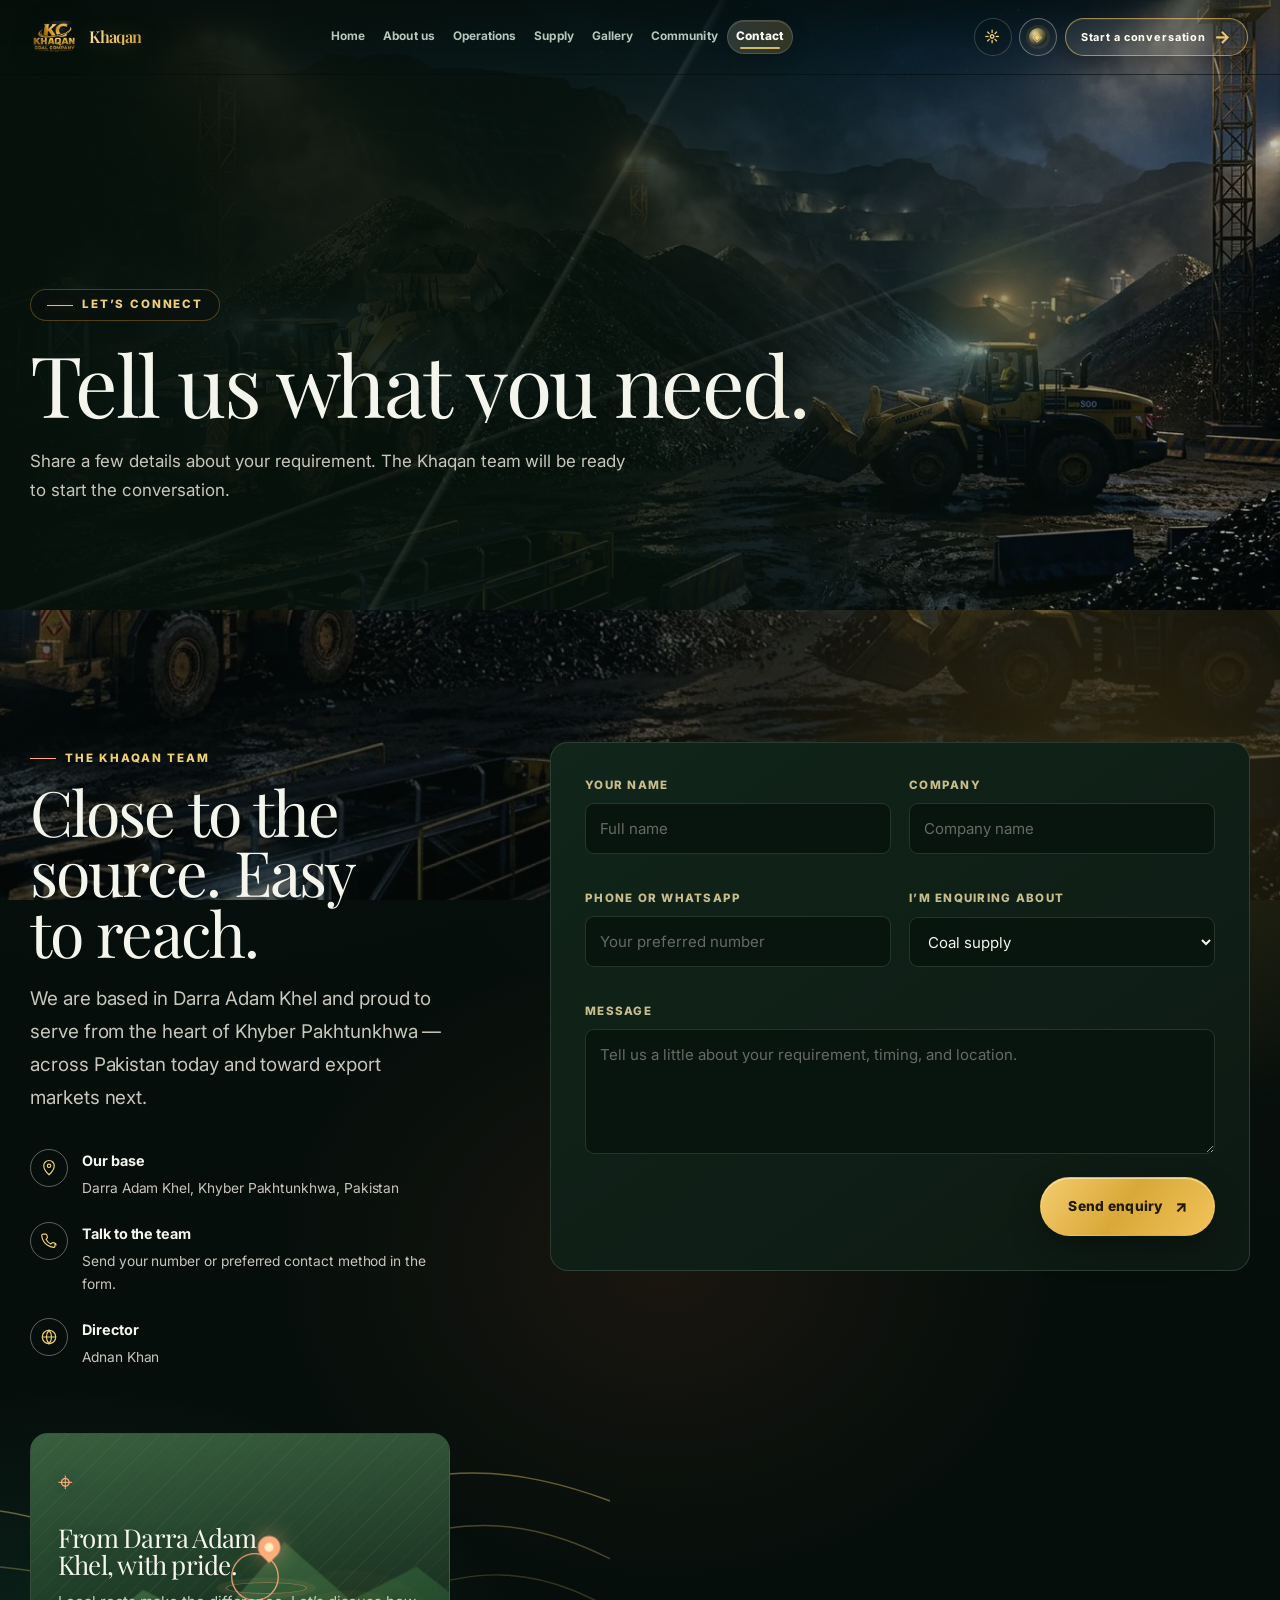
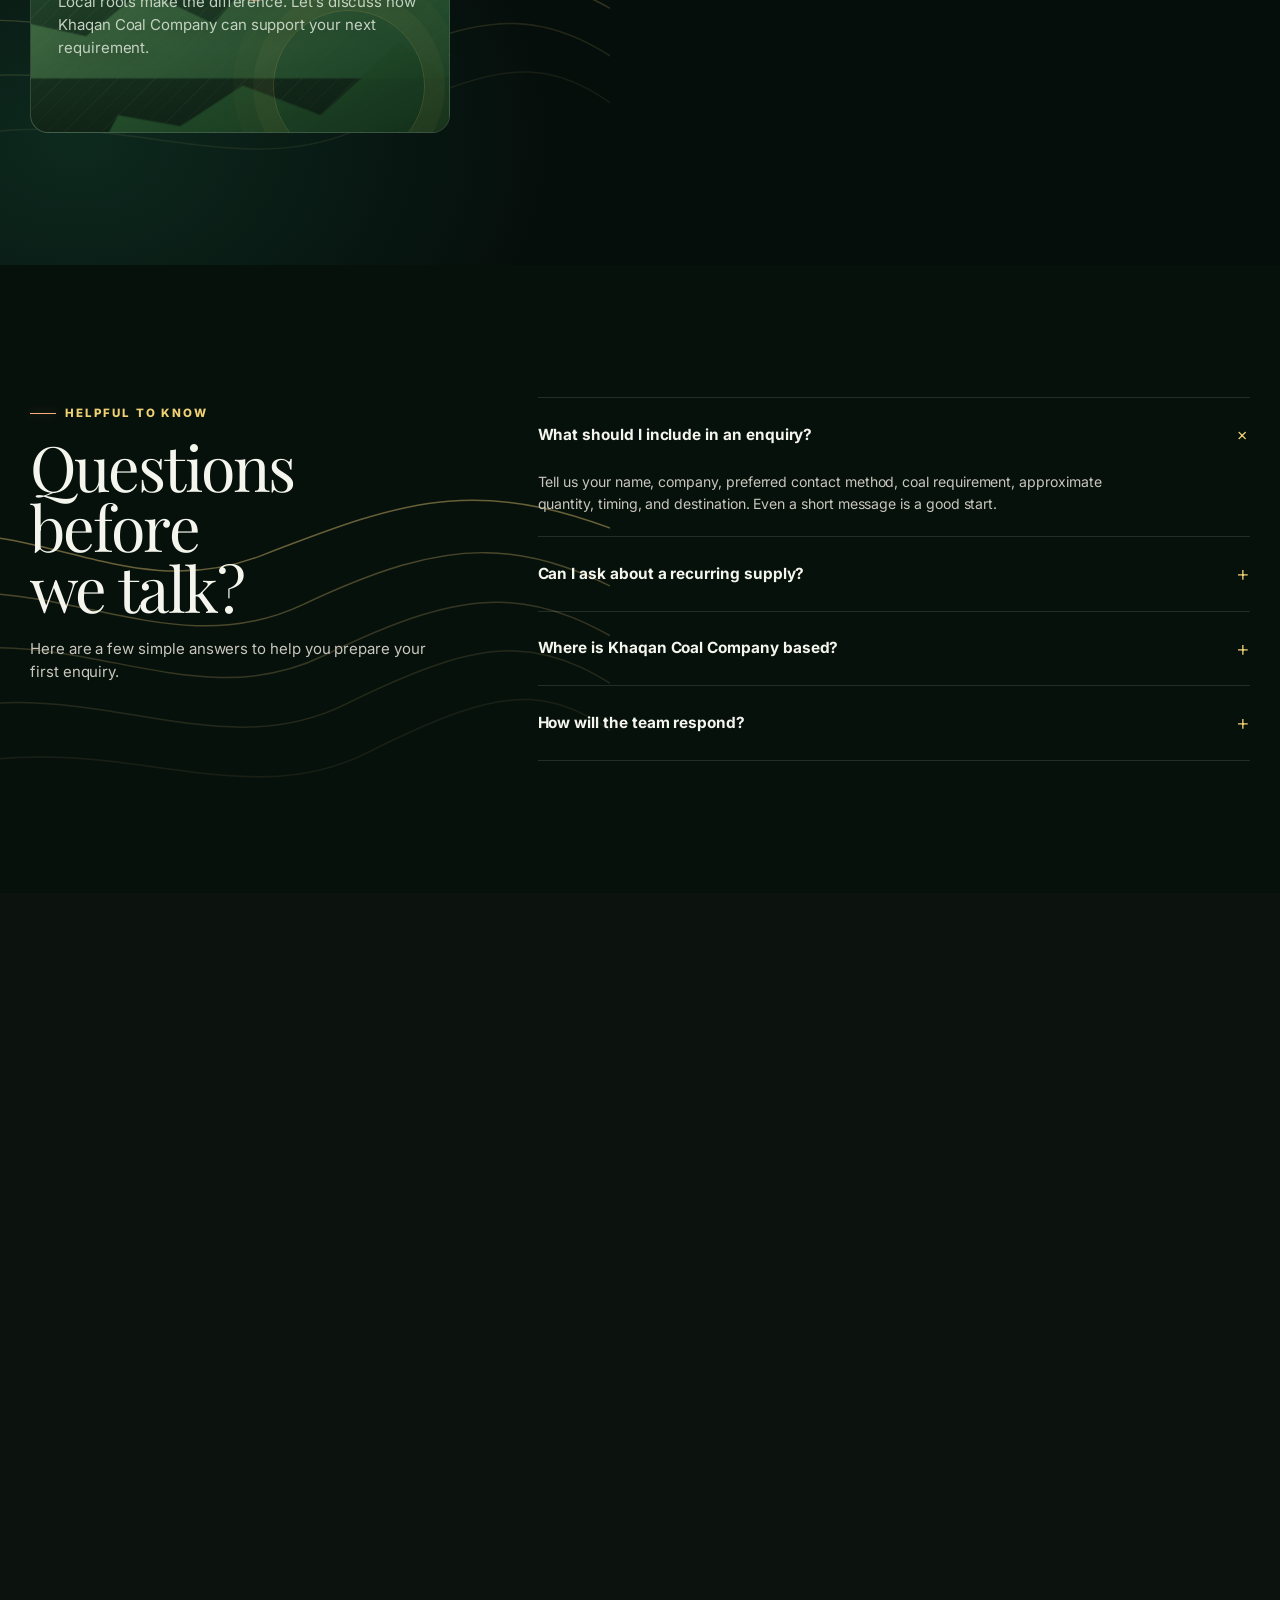
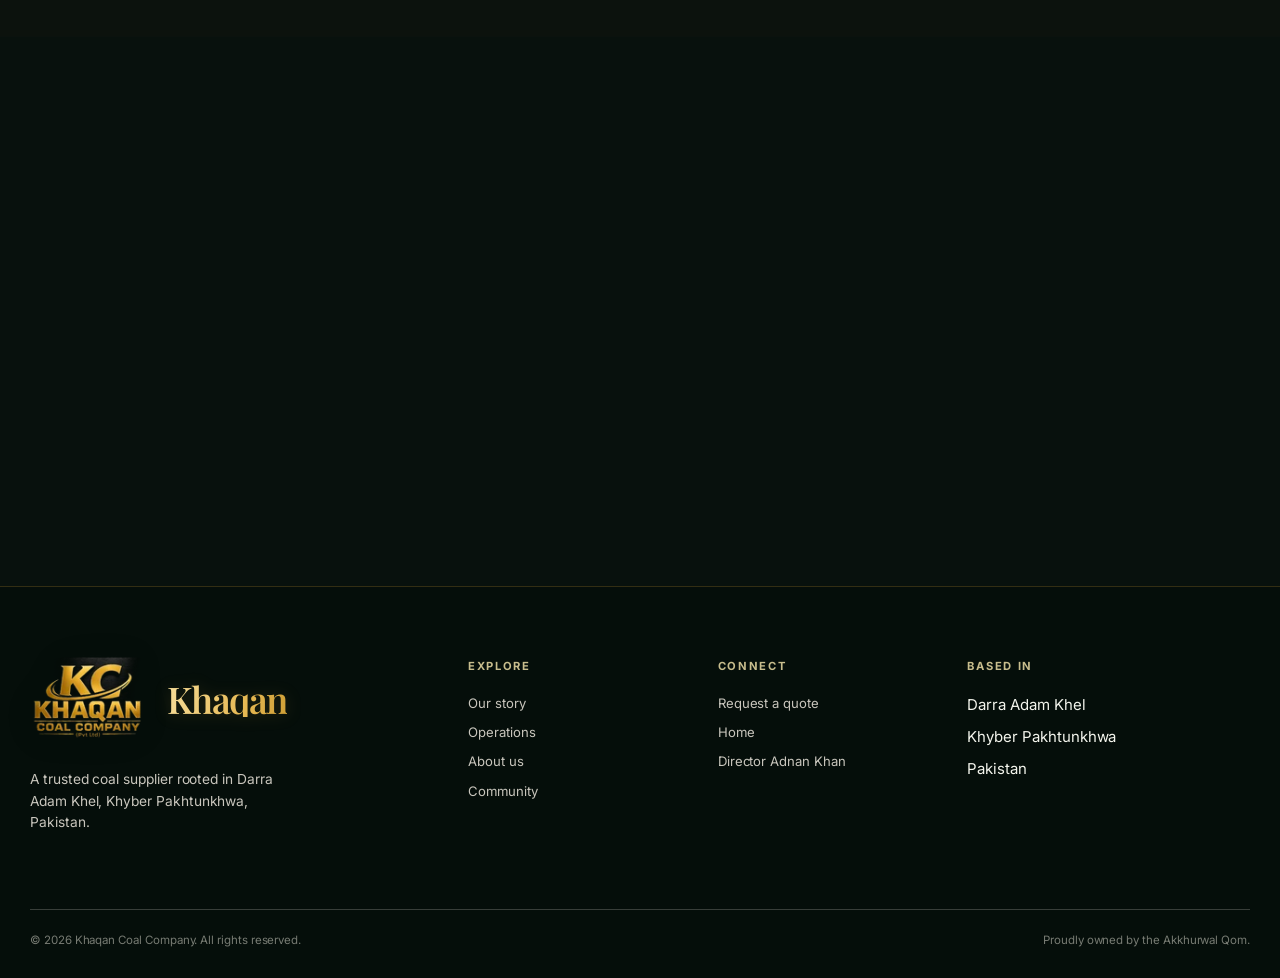
<file: contact.html>
<!doctype html>
<html lang="en">
<head><meta charset="utf-8"><meta name="viewport" content="width=device-width, initial-scale=1"><meta name="theme-color" content="#0b0d0d"><script>(function(){try{var s=localStorage.getItem('khaqanSkin');document.documentElement.dataset.skin=(s==='marble'||s==='obsidian')?s:'signature';var t=localStorage.getItem('khaqanTheme');document.documentElement.dataset.theme=(t==='day')?'day':'night';}catch(e){document.documentElement.dataset.skin='signature';document.documentElement.dataset.theme='night';}})();</script><meta name="description" content="Contact Khaqan Coal Company in Darra Adam Khel for a coal supply enquiry."><meta property="og:type" content="website"><meta property="og:title" content="Contact | Khaqan Coal Company Pvt. Ltd."><meta property="og:description" content="Contact Khaqan Coal Company in Darra Adam Khel for a coal supply enquiry."><meta property="og:site_name" content="Khaqan Coal Company"><meta property="og:image" content="https://www.khaqancoalco.com/media/og/contact.jpg?v=1"><meta property="og:image:width" content="1200"><meta property="og:image:height" content="630"><meta property="og:image:alt" content="Khaqan Coal Company - Contact: &quot;Tell us what you need.&quot; over a night photograph from the site"><meta name="twitter:card" content="summary_large_image"><meta name="twitter:title" content="Contact | Khaqan Coal Company Pvt. Ltd."><meta name="twitter:description" content="Contact Khaqan Coal Company in Darra Adam Khel for a coal supply enquiry."><meta name="twitter:image" content="https://www.khaqancoalco.com/media/og/contact.jpg?v=1"><title>Contact | Khaqan Coal Company Pvt. Ltd.</title><link rel="preconnect" href="https://fonts.googleapis.com"><link rel="preconnect" href="https://fonts.gstatic.com" crossorigin><link href="https://fonts.googleapis.com/css2?family=Playfair+Display:ital,wght@0,400..900;1,400..900&family=Inter:ital,wght@0,300..900;1,300..900&display=swap" rel="stylesheet" media="print" onload="this.media='all'">
  <noscript><link href="https://fonts.googleapis.com/css2?family=Playfair+Display:ital,wght@0,400..900;1,400..900&family=Inter:ital,wght@0,300..900;1,300..900&display=swap" rel="stylesheet"></noscript><link rel="icon" href="favicon.png" type="image/png" sizes="128x128"><link rel="icon" href="favicon.svg" type="image/svg+xml"><link rel="apple-touch-icon" href="media/icons/apple-touch-icon.png?v=1"><link rel="preload" as="image" href="media/cine/reel-stockpile.webp"><link rel="stylesheet" href="styles.css?v=5"><link rel="stylesheet" href="themes.css?v=18"><link rel="stylesheet" href="themes-marble.css?v=1" data-skin-stylesheet="marble" media="not all"><link rel="stylesheet" href="themes-obsidian.css?v=1" data-skin-stylesheet="obsidian" media="not all"><script>(function(){var skin=document.documentElement.dataset.skin||'signature';document.querySelectorAll('link[data-skin-stylesheet]').forEach(function(link){link.media=link.dataset.skinStylesheet===skin?'all':'not all';});})();</script><link rel="stylesheet" href="themes-shared.css?v=10"><link rel="manifest" href="site.webmanifest"><script type="speculationrules">{"prerender":[{"where":{"href_matches":"*.html"},"eagerness":"moderate"}]}</script><link rel="canonical" href="https://www.khaqancoalco.com/contact">
<script type="application/ld+json">{"@context":"https://schema.org","@type":"WebPage","name":"Contact | Khaqan Coal Company Pvt. Ltd.","url":"https://www.khaqancoalco.com/contact","isPartOf":{"@type":"WebSite","name":"Khaqan Coal Company","url":"https://www.khaqancoalco.com/"},"about":{"@type":"Organization","name":"Khaqan Coal Company Pvt. Ltd.","url":"https://www.khaqancoalco.com/","address":{"@type":"PostalAddress","addressLocality":"Darra Adam Khel","addressRegion":"Khyber Pakhtunkhwa","addressCountry":"PK"}},"description":"Contact Khaqan Coal Company in Darra Adam Khel for a coal supply enquiry."}</script>
</head>
<body class="page-contact"><a class="skip-link" href="#main">Skip to content</a><div class="coal-page-bg" aria-hidden="true"><canvas class="cine-canvas"></canvas><img class="cine-src" src="media/cine/reel-stockpile.webp" alt="" width="1376" height="768" loading="lazy" decoding="async" fetchpriority="high"><img class="cine-src" src="media/cine/reel-rail.webp" alt="" width="1376" height="768" loading="lazy" decoding="async"><img class="cine-src" src="media/mine-3d-terraces.webp" alt="" width="1376" height="768" loading="lazy" decoding="async"><img class="cine-src" src="media/cine/reel-conveyor.webp" alt="" width="1376" height="768" loading="lazy" decoding="async"><img class="cine-src" src="media/cine/hero-05.webp" alt="" width="1376" height="768" loading="lazy" decoding="async"><div class="cine-veil"></div></div>
  <header class="site-header" id="site-header"><div class="container nav-wrap header-bar"><a class="brand" href="index.html" aria-label="Khaqan Coal Company home"><picture class="brand-logo brand-logo-night"><source type="image/webp" srcset="media/logo-mark-128.webp?v=1 128w, media/logo-mark.webp?v=1 286w" sizes="(min-width: 1024px) 64px, 46px"><img src="media/logo-mark.png" alt="Khaqan Coal Company official logo" width="80" height="53" decoding="async"></picture><picture class="brand-logo brand-logo-day"><source type="image/webp" srcset="media/logo-mark-light-128.webp?v=1 128w, media/logo-mark-light.webp?v=1 286w" sizes="(min-width: 1024px) 64px, 46px"><img src="media/logo-mark-light.png" alt="Khaqan Coal Company official logo" width="80" height="53" decoding="async"></picture><span class="brand-name"><span data-cms="brandName">Khaqan</span><span class="brand-sub">Coal Company Pvt. Ltd.</span></span></a><nav class="main-nav" id="primary-nav" aria-label="Main navigation"><span class="nav-glide" aria-hidden="true"></span><a data-nav href="index.html">Home</a><a data-nav href="about.html">About us</a><a data-nav href="operations.html">Operations</a><a data-nav href="supply.html">Supply</a><a data-nav href="gallery.html">Gallery</a><a data-nav href="community.html">Community</a><a data-nav class="active" aria-current="page" href="contact.html">Contact</a><a class="btn btn-primary btn-arrow nav-drawer-cta" href="contact.html">Start a conversation</a></nav><div class="header-tools"><div class="nav-actions"><button class="theme-toggle" type="button" aria-label="Switch to day mode" aria-pressed="false"><span class="theme-toggle-icon" aria-hidden="true">☼</span><span class="theme-toggle-label">Day</span></button><div class="skin-switch"><button class="skin-toggle" type="button" aria-label="Choose brand theme" aria-expanded="false" aria-haspopup="menu" aria-controls="skin-menu"><span class="skin-toggle-icon" aria-hidden="true">◈</span><span class="skin-toggle-label">Theme</span></button><div class="skin-menu" id="skin-menu" role="menu" aria-label="Brand themes" aria-orientation="vertical" hidden><div class="skin-menu-head"><i></i>Brand themes</div><button class="skin-option" type="button" data-skin="signature" role="menuitemradio" aria-checked="true"><span class="skin-swatch skin-swatch-signature" aria-hidden="true"></span><span><b>Signature</b><small>Forest coal &amp; gold — the classic look</small></span><span class="skin-check" aria-hidden="true">✓</span></button><button class="skin-option" type="button" data-skin="marble" role="menuitemradio" aria-checked="false"><span class="skin-swatch skin-swatch-marble" aria-hidden="true"></span><span><b>Marble Gold</b><small>White marble &amp; gold by day, black marble by night</small></span><span class="skin-check" aria-hidden="true">✓</span></button><button class="skin-option" type="button" data-skin="obsidian" role="menuitemradio" aria-checked="false"><span class="skin-swatch skin-swatch-obsidian" aria-hidden="true"></span><span><b>Obsidian</b><small>Metallic black &amp; gold by night, platinum by day</small></span><span class="skin-check" aria-hidden="true">✓</span></button><div class="skin-menu-note">Day / night mode works inside every theme — use the <b>☼</b> toggle.</div></div></div></div><a class="nav-cta" href="contact.html">Start a conversation</a><button class="menu-toggle" type="button" aria-controls="primary-nav" aria-expanded="false" aria-label="Open navigation menu"><span class="nav-burger" aria-hidden="true"><i></i><i></i><i></i></span><span class="menu-toggle-text">Menu</span></button></div></div><div class="nav-scrim" aria-hidden="true"></div>
  <div class="nav-progress" aria-hidden="true"><span></span></div>
  </header>
  <main id="main" tabindex="-1">
    <section class="page-hero"><div class="page-hero-orb"></div><div class="container page-hero-content reveal visible"><span class="eyebrow">Let’s connect</span><h1>Tell us what you need.</h1><p class="lede">Share a few details about your requirement. The Khaqan team will be ready to start the conversation.</p></div></section>

    <section class="section section-dark"><div class="container contact-grid"><div class="reveal"><span class="eyebrow">The Khaqan team</span><h2>Close to the source. Easy to reach.</h2><p class="lede">We are based in Darra Adam Khel and proud to serve from the heart of Khyber Pakhtunkhwa — across Pakistan today and toward export markets next.</p><div class="contact-details"><div class="contact-detail"><div class="contact-icon"><svg width="18" height="18" viewBox="0 0 24 24" fill="none" stroke="currentColor" stroke-width="1.6"><path d="M12 21s7-6.2 7-12a7 7 0 1 0-14 0c0 5.8 7 12 7 12Z"/><circle cx="12" cy="9" r="2.3"/></svg></div><div><strong>Our base</strong><span data-cms="location">Darra Adam Khel, Khyber Pakhtunkhwa, Pakistan</span></div></div><div class="contact-detail"><div class="contact-icon"><svg width="18" height="18" viewBox="0 0 24 24" fill="none" stroke="currentColor" stroke-width="1.6"><path d="M20 15.5v3a2 2 0 0 1-2.2 2 17.5 17.5 0 0 1-7.6-2.7 17.2 17.2 0 0 1-5.2-5.2A17.5 17.5 0 0 1 2.3 5a2 2 0 0 1 2-2.2h3a2 2 0 0 1 2 1.7l.5 2.2a2 2 0 0 1-.6 1.8L8 9.7a14 14 0 0 0 6.3 6.3l1.2-1.2a2 2 0 0 1 1.8-.6l2.2.5a2 2 0 0 1 1.7 1.8Z"/></svg></div><div><strong>Talk to the team</strong><span data-cms="phoneDisplay">Send your number or preferred contact method in the form.</span></div></div><div class="contact-detail"><div class="contact-icon"><svg width="18" height="18" viewBox="0 0 24 24" fill="none" stroke="currentColor" stroke-width="1.6"><circle cx="12" cy="12" r="9"/><path d="M3 12h18M12 3c2.2 2.5 3.4 5.5 3.4 9S14.2 18.5 12 21c-2.2-2.5-3.4-5.5-3.4-9S9.8 5.5 12 3Z"/></svg></div><div><strong>Director</strong><span data-cms="directorName">Adnan Khan</span></div></div></div><div class="location-card"><div class="contact-beacon interactive-tilt" aria-hidden="true"><div class="beacon-horizon"></div><div class="beacon-terrain terrain-a"></div><div class="beacon-terrain terrain-b"></div><div class="beacon-pin"><i></i><b></b></div><div class="beacon-wave wave-a"></div><div class="beacon-wave wave-b"></div></div><div class="location-pin">⌖</div><h3>From Darra Adam Khel, with pride.</h3><p>Local roots make the difference. Let’s discuss how Khaqan Coal Company can support your next requirement.</p></div></div>
      <form class="contact-form reveal delay-1" id="contact-form"><div class="form-grid"><div class="field"><label for="name">Your name</label><input id="name" name="name" type="text" placeholder="Full name" required></div><div class="field"><label for="company">Company</label><input id="company" name="company" type="text" placeholder="Company name"></div><div class="field"><label for="contact-method">Phone or WhatsApp</label><input id="contact-method" name="contact" type="text" placeholder="Your preferred number" required></div><div class="field"><label for="interest">I’m enquiring about</label><select id="interest" name="interest"><option>Coal supply</option><option>Partnership</option><option>General enquiry</option><option>Export partnership</option><option>Something else</option></select></div><div class="field full"><label for="message">Message</label><textarea id="message" name="message" placeholder="Tell us a little about your requirement, timing, and location."></textarea></div></div><div class="form-bottom"><span class="form-status" aria-live="polite"></span><button class="btn btn-primary btn-arrow" type="submit">Send enquiry</button></div></form>
    </div></section>

    <section class="section faq-section"><div class="container faq-grid"><div class="reveal"><span class="eyebrow">Helpful to know</span><h2>Questions before we talk?</h2><p>Here are a few simple answers to help you prepare your first enquiry.</p></div><div class="faq-list reveal delay-1"><details open><summary>What should I include in an enquiry?</summary><p>Tell us your name, company, preferred contact method, coal requirement, approximate quantity, timing, and destination. Even a short message is a good start.</p></details><details><summary>Can I ask about a recurring supply?</summary><p>Yes. Mention that the requirement is recurring and share the approximate rhythm or schedule you have in mind so the conversation starts with useful context.</p></details><details><summary>Where is Khaqan Coal Company based?</summary><p>We are based in Darra Adam Khel, Khyber Pakhtunkhwa, Pakistan, and are proud to work from the heart of our local coal community.</p></details><details><summary>How will the team respond?</summary><p>The form saves your enquiry in this browser and attempts to sync it to the company CRM when the configured cloud connection is available. It does not send an email notification, so we cannot confirm when the team will see it. Please do not include sensitive personal or financial information.</p></details></div></div></section>

    <section class="section section-earth"><div class="container"><div class="section-head reveal"><div><span class="eyebrow">Prepare your brief</span><h2>A useful first message can be simple.</h2></div><p>These are the details that help the Khaqan team understand where to begin.</p></div><div class="spec-grid contact-brief reveal delay-1"><article class="spec-card"><div class="identity-kicker">01 · Who</div><h3>Your name & company</h3><p>Give us the right person and organization to connect with.</p></article><article class="spec-card"><div class="identity-kicker">02 · What</div><h3>Your coal need</h3><p>Describe material, use, approximate quantity, or preferred quality.</p></article><article class="spec-card"><div class="identity-kicker">03 · When</div><h3>Timing & destination</h3><p>Share when you need the supply and where it should go.</p></article><article class="spec-card"><div class="identity-kicker">04 · Reply</div><h3>Preferred channel</h3><p>Leave a phone, WhatsApp, or email so we can respond directly.</p></article></div></div></section>
    <section class="section section-soft managed-media-section"><div class="container"><div class="section-head reveal" data-section-copy="contact:gallery"><div><span class="eyebrow">From our media library</span><h2>Fresh from the field.</h2></div><p>Photos added by the Khaqan team appear here — updated from the Control Room.</p></div><div class="managed-media reveal delay-1" data-managed-media="contact"><p class="managed-media-empty">No featured media yet. The team can add photos from the Control Room.</p></div></div></section>
  </main>
  <footer class="footer"><div class="container footer-top"><div class="footer-intro"><a class="brand" href="index.html"><picture class="brand-logo brand-logo-night"><source type="image/webp" srcset="media/logo-mark-128.webp?v=1 128w, media/logo-mark-260.webp?v=1 260w, media/logo-mark.webp?v=1 286w" sizes="(min-width: 1024px) 120px, 88px"><img src="media/logo-mark.png" alt="Khaqan Coal Company official logo" width="80" height="53" decoding="async"></picture><picture class="brand-logo brand-logo-day"><source type="image/webp" srcset="media/logo-mark-light-128.webp?v=1 128w, media/logo-mark-light-260.webp?v=1 260w, media/logo-mark-light.webp?v=1 286w" sizes="(min-width: 1024px) 134px, 96px"><img src="media/logo-mark-light.png" alt="Khaqan Coal Company official logo" width="80" height="53" decoding="async"></picture><span class="brand-name"><span data-cms="brandName">Khaqan</span><span class="brand-sub">Coal Company Pvt. Ltd.</span></span></a><p>A trusted coal supplier rooted in Darra Adam Khel, Khyber Pakhtunkhwa, Pakistan.</p></div><div><h4>Explore</h4><div class="footer-links"><a href="about.html">Our story</a><a href="operations.html">Operations</a><a href="about.html">About us</a><a href="community.html">Community</a></div></div><div><h4>Connect</h4><div class="footer-links"><a href="contact.html">Request a quote</a><a href="index.html">Home</a><a href="about.html">Director Adnan Khan</a></div></div><div><h4>Based in</h4><div class="footer-links"><span>Darra Adam Khel</span><span>Khyber Pakhtunkhwa</span><span>Pakistan</span></div></div></div><div class="container footer-bottom"><span>© <span data-year>2026</span> Khaqan Coal Company. All rights reserved.</span><span>Proudly owned by the Akkhurwal Qom.</span></div></footer><script src="supabase-config.js?v=1"></script><script src="cloud.js?v=12"></script><script src="script.js?v=34"></script>
</body></html>
</file>
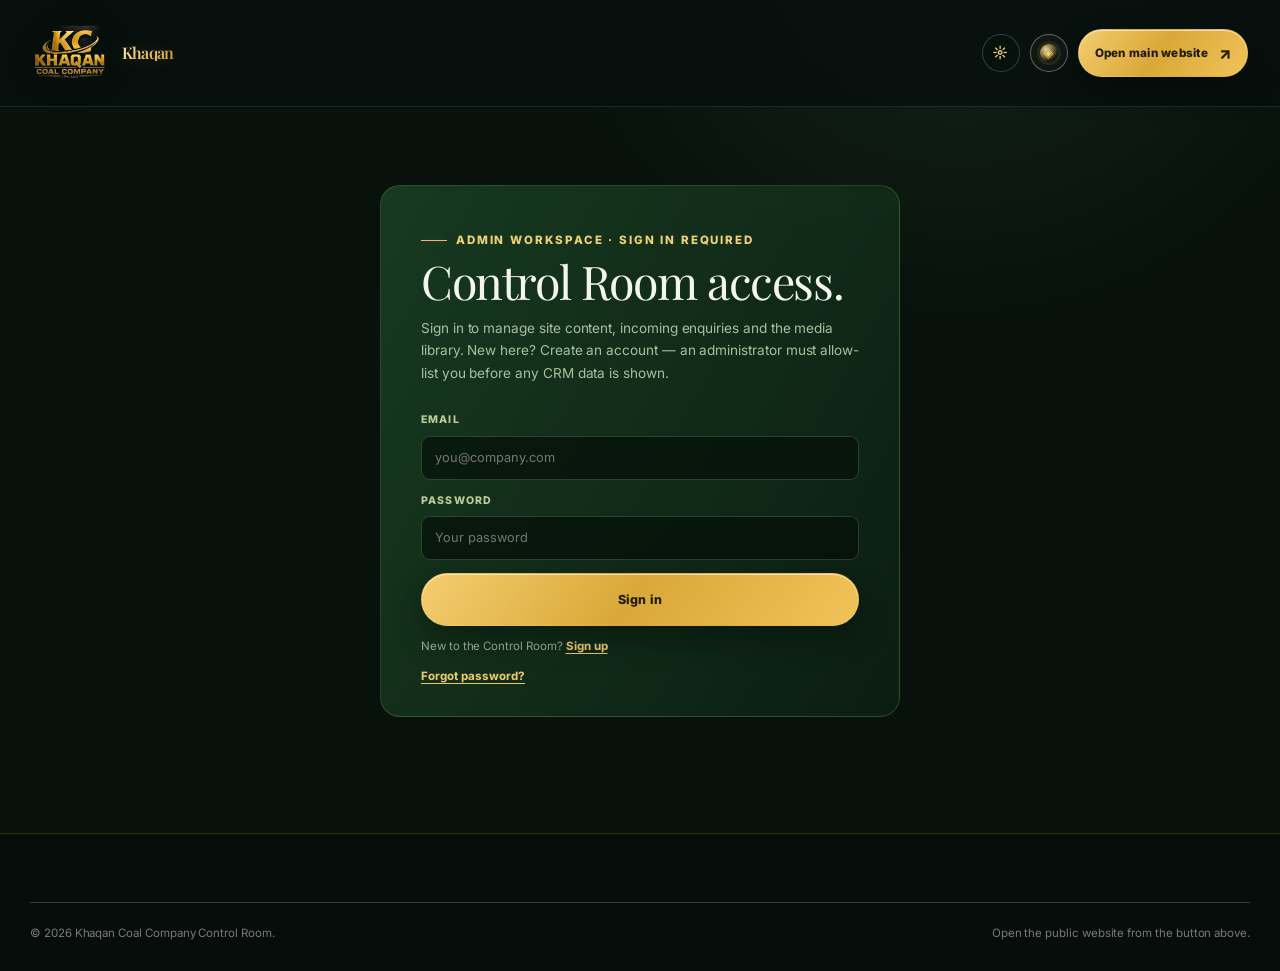
<file: crm.html>
<!doctype html>
<html lang="en">
<head><meta charset="utf-8"><meta name="viewport" content="width=device-width, initial-scale=1"><meta name="theme-color" content="#07100d"><meta name="robots" content="noindex"><script>(function(){try{var s=localStorage.getItem('khaqanSkin');document.documentElement.dataset.skin=(s==='marble'||s==='obsidian')?s:'signature';var t=localStorage.getItem('khaqanTheme');document.documentElement.dataset.theme=(t==='day')?'day':'night';}catch(e){document.documentElement.dataset.skin='signature';document.documentElement.dataset.theme='night';}})();</script><link rel="preconnect" href="https://fonts.googleapis.com"><link rel="preconnect" href="https://fonts.gstatic.com" crossorigin><link href="https://fonts.googleapis.com/css2?family=Playfair+Display:ital,wght@0,400..900;1,400..900&family=Inter:ital,wght@0,300..900;1,300..900&display=swap" rel="stylesheet" media="print" onload="this.media='all'">
  <noscript><link href="https://fonts.googleapis.com/css2?family=Playfair+Display:ital,wght@0,400..900;1,400..900&family=Inter:ital,wght@0,300..900;1,300..900&display=swap" rel="stylesheet"></noscript><link rel="icon" href="favicon.png" type="image/png" sizes="128x128"><link rel="icon" href="favicon.svg" type="image/svg+xml"><link rel="apple-touch-icon" href="media/icons/apple-touch-icon.png?v=1"><link rel="stylesheet" href="styles.css?v=5"><link rel="stylesheet" href="crm.css?v=13"><link rel="stylesheet" href="themes.css?v=18"><link rel="stylesheet" href="themes-marble.css?v=1" data-skin-stylesheet="marble" media="not all"><link rel="stylesheet" href="themes-obsidian.css?v=1" data-skin-stylesheet="obsidian" media="not all"><script>(function(){var skin=document.documentElement.dataset.skin||'signature';document.querySelectorAll('link[data-skin-stylesheet]').forEach(function(link){link.media=link.dataset.skinStylesheet===skin?'all':'not all';});})();</script><link rel="stylesheet" href="themes-shared.css?v=10"><link rel="manifest" href="site.webmanifest"><title>Khaqan Control Room | CRM</title></head>
<body class="crm-body"><a class="skip-link" href="#main">Skip to content</a>
  <header class="crm-header"><div class="container crm-nav header-bar"><a class="brand" href="index.html" aria-label="Khaqan Coal Company home"><picture class="brand-logo brand-logo-night"><source type="image/webp" srcset="media/logo-mark-260.webp?v=1 260w" sizes="(min-width: 1024px) 80px, 46px"><img src="media/logo-mark.png" alt="Khaqan Coal Company official logo" width="80" height="53" decoding="async"></picture><picture class="brand-logo brand-logo-day"><source type="image/webp" srcset="media/logo-mark-light-260.webp?v=1 260w" sizes="(min-width: 1024px) 80px, 46px"><img src="media/logo-mark-light.png" alt="Khaqan Coal Company official logo" width="80" height="53" decoding="async"></picture><span class="brand-name"><span data-cms="brandName">Khaqan</span><span class="brand-sub">Control Room</span></span></a><div class="crm-nav-actions"><button class="theme-toggle" type="button" aria-label="Switch to day mode" aria-pressed="false"><span class="theme-toggle-icon" aria-hidden="true">☼</span><span class="theme-toggle-label">Day</span></button><div class="skin-switch"><button class="skin-toggle" type="button" aria-label="Choose brand theme" aria-expanded="false" aria-haspopup="menu" aria-controls="skin-menu"><span class="skin-toggle-icon" aria-hidden="true">◈</span><span class="skin-toggle-label">Theme</span></button><div class="skin-menu" id="skin-menu" role="menu" aria-label="Brand themes" aria-orientation="vertical" hidden><div class="skin-menu-head"><i></i>Brand themes</div><button class="skin-option" type="button" data-skin="signature" role="menuitemradio" aria-checked="true"><span class="skin-swatch skin-swatch-signature" aria-hidden="true"></span><span><b>Signature</b><small>Forest coal &amp; gold — the classic look</small></span><span class="skin-check" aria-hidden="true">✓</span></button><button class="skin-option" type="button" data-skin="marble" role="menuitemradio" aria-checked="false"><span class="skin-swatch skin-swatch-marble" aria-hidden="true"></span><span><b>Marble Gold</b><small>White marble &amp; gold by day, black marble by night</small></span><span class="skin-check" aria-hidden="true">✓</span></button><button class="skin-option" type="button" data-skin="obsidian" role="menuitemradio" aria-checked="false"><span class="skin-swatch skin-swatch-obsidian" aria-hidden="true"></span><span><b>Obsidian</b><small>Metallic black &amp; gold by night, platinum by day</small></span><span class="skin-check" aria-hidden="true">✓</span></button><div class="skin-menu-note">Day / night mode works inside every theme — use the <b>☼</b> toggle.</div></div></div><button class="btn btn-quiet" id="cloud-logout" type="button" hidden>Sign out</button><a class="btn btn-primary btn-arrow" href="index.html" target="_blank" rel="noreferrer">Open main website</a></div></div></header>

  <main id="main" tabindex="-1" class="crm-shell container">
    <p class="crm-boot-status" id="crm-boot-status">Checking your access…</p>
    <section class="crm-auth-screen" id="crm-auth-screen" hidden>
      <div class="crm-auth-card">
        <div class="crm-auth-head"><span class="eyebrow">Admin workspace · sign in required</span><h1>Control Room access.</h1><p class="lede">Sign in to manage site content, incoming enquiries and the media library. New here? Create an account — an administrator must allow-list you before any CRM data is shown.</p></div>
        <div class="crm-cloud-panel">
          <form id="cloud-login-form" class="crm-auth-form">
            <label><span>Email</span><input id="cloud-email" type="email" placeholder="you@company.com" autocomplete="username" required></label>
            <label><span>Password</span><input id="cloud-password" type="password" placeholder="Your password" autocomplete="current-password" required></label>
            <button class="btn btn-primary" type="submit">Sign in</button>
          </form>
          <p class="crm-auth-switch">New to the Control Room? <button class="crm-auth-link" id="cloud-show-signup" type="button">Sign up</button></p>
          <p class="crm-auth-switch"><button class="crm-auth-link" id="cloud-forgot" type="button">Forgot password?</button></p>
          <form id="cloud-signup-form" class="crm-auth-form" hidden>
            <label><span>Email</span><input id="cloud-signup-email" type="email" placeholder="you@company.com" autocomplete="username" required></label>
            <label><span>Password</span><input id="cloud-signup-password" type="password" placeholder="Min 8 characters" autocomplete="new-password" minlength="8" required></label>
            <label><span>Confirm password</span><input id="cloud-signup-password-confirm" type="password" placeholder="Repeat the password" autocomplete="new-password" minlength="8" required></label>
            <button class="btn btn-primary" type="submit">Sign up</button>
          </form>
          <p class="crm-auth-switch crm-auth-switch-after" id="cloud-signup-switch" hidden>Already have an account? <button class="crm-auth-link" id="cloud-signup-cancel" type="button">Sign in</button></p>
          <form id="cloud-reset-form" class="crm-auth-form" hidden>
            <label><span>Email</span><input id="cloud-reset-email" type="email" placeholder="you@company.com" autocomplete="username" required></label>
            <button class="btn btn-primary" type="submit">Email reset link</button>
          </form>
          <p class="crm-auth-switch crm-auth-switch-after" id="cloud-reset-switch" hidden><button class="crm-auth-link" id="cloud-reset-cancel" type="button">Back to sign in</button></p>
          <form id="cloud-newpassword-form" class="crm-auth-form" hidden>
            <label><span>New password</span><input id="cloud-new-password" type="password" placeholder="Min 8 characters" autocomplete="new-password" minlength="8" required></label>
            <label><span>Confirm new password</span><input id="cloud-new-password-confirm" type="password" placeholder="Repeat the password" autocomplete="new-password" minlength="8" required></label>
            <button class="btn btn-primary" type="submit">Set new password</button>
          </form>
          <p class="crm-auth-switch crm-auth-switch-after" id="cloud-newpassword-switch" hidden><button class="crm-auth-link" id="cloud-newpassword-cancel" type="button">Back to sign in</button></p>
          <p class="cloud-auth-message" id="cloud-auth-message" hidden></p>
        </div>
      </div>
    </section>

    <section class="crm-pending-screen" id="crm-pending-screen" hidden>
      <div class="crm-card crm-pending-card"><span class="eyebrow">Account created</span><h1>Waiting for administrator approval.</h1><p class="lede">Account created — wait for an administrator to allow-list your user in <code>admin_users</code>. Until then you cannot see or change CRM data.</p><p class="crm-pending-email"></p><button class="btn btn-quiet" id="cloud-logout-pending" type="button">Sign out</button></div>
    </section>
  </main>

  <template id="crm-workspace-template">
    <div class="crm-heading"><div><span class="eyebrow">Admin workspace · browser CRM</span><h1>Keep the story current.</h1><p class="lede">Update the public-facing company content, manage incoming enquiries, and keep your media list organized from one place.</p></div><div class="crm-live-badge"><i></i><span>Local preview live</span></div></div>
    <section class="crm-metrics" aria-label="CRM summary"><article><span>Open enquiries</span><strong id="metric-open">0</strong><small>saved in this browser</small></article><article><span>Content fields</span><strong id="metric-fields">11</strong><small>editable on the site</small></article><article><span>Media assets</span><strong id="metric-media">0</strong><small>photos &amp; videos you've added</small></article><article><span>Public pages</span><strong>07</strong><small>connected to the site</small></article></section>
    <div class="crm-workspace">
      <aside class="crm-sidebar"><div class="crm-sidebar-label">Control room</div><button class="crm-tab active" data-crm-tab="content"><span>01</span> Site content</button><button class="crm-tab" data-crm-tab="leads"><span>02</span> Enquiries <b id="sidebar-leads">0</b></button><button class="crm-tab" data-crm-tab="media"><span>03</span> Media library</button><button class="crm-tab" data-crm-tab="allmedia"><span>04</span> All media</button><div class="crm-sidebar-note"><i></i><p>This starter CRM saves data locally in your browser. Connect a secure backend before using it for multiple staff members.</p></div></aside>
      <div class="crm-views">
        <section class="crm-view active" data-crm-view="content"><div class="crm-card"><div class="crm-card-head"><div><span class="eyebrow">Live content controls</span><h2>Site identity & contact</h2></div><span class="crm-card-status">Auto-synced to public pages</span></div><form id="site-form"><div class="crm-form-grid"><label><span>Brand name</span><input data-field="brandName" type="text" required></label><label><span>Director</span><input data-field="directorName" type="text" required></label><label class="wide"><span>Ownership line</span><input data-field="ownershipLine" type="text" required></label><label class="wide"><span>Location</span><input data-field="location" type="text" required></label><label><span>Legal company name</span><input data-field="legalName" type="text" required></label><label><span>Incorporation date</span><input data-field="incorporationDate" type="text" required></label><label><span>Total quantity supplied</span><input data-field="totalQuantity" type="text" required></label><label><span>Total turnover</span><input data-field="totalTurnover" type="text" required></label><label><span>Major client count</span><input data-field="clientCount" type="text" required></label><label class="wide"><span>Hero eyebrow</span><input data-field="heroEyebrow" type="text" required></label><label class="wide"><span>Hero description</span><textarea data-field="heroDescription" rows="4" required></textarea></label><label class="wide"><span>Export heading</span><input data-field="exportHeading" type="text" required></label><label class="wide"><span>Export message</span><textarea data-field="exportMessage" rows="3" required></textarea></label><label><span>Phone</span><input data-field="phone" type="tel" placeholder="Add when ready"></label><label><span>WhatsApp</span><input data-field="whatsapp" type="tel" placeholder="Add when ready"></label><label><span>Email</span><input data-field="email" type="email" placeholder="Add when ready"></label></div><div class="crm-form-actions"><span id="site-save-status" class="crm-save-status" aria-live="polite"></span><button class="btn btn-primary btn-arrow" type="submit">Save website updates</button></div></form></div><div class="crm-card"><div class="crm-card-head"><div><span class="eyebrow">Leadership team</span><h2>The people, in their own words.</h2></div><span class="crm-card-status" id="leadership-count">4 members · rotating hero &amp; team cards</span></div><p class="crm-portrait-intro">Add, edit, re-order or remove the people shown in the rotating leadership hero (Home and About) and the About team cards. The order here <b>is</b> the rotation order — the first member opens the hero. Keep <b>&lt;strong&gt;…&lt;/strong&gt;</b> around an opening phrase to leave it bold; everything else stays plain text. Drop the member's <b>key</b> and upload a portrait in <b>Leadership portraits</b> below to show their photograph (team-&lt;key&gt;, e.g. team-director).</p><form id="leadership-form"><div id="leadership-team-list" class="crm-team-list"></div><div class="crm-form-actions"><span id="leadership-save-status" class="crm-save-status" aria-live="polite"></span><button class="btn btn-quiet" id="leadership-add" type="button">+ Add member</button><button class="btn btn-primary btn-arrow" type="submit">Save leadership team</button></div></form></div><div class="crm-card"><div class="crm-card-head"><div><span class="eyebrow">Rotation timing &amp; order</span><h2>Pace and order of the rotating frames.</h2></div><span class="crm-card-status">Live on the site after save</span></div><p class="crm-portrait-intro">Set how many seconds each frame stays on screen, and the order they appear in. The <b>home page highlights reel</b> and the <b>leadership hero</b> follow these values. Whole numbers from 2 to 30 work best for timing — a blank or out-of-range value falls back to the 5-second default. Use the up / down arrows to choose which frame or member comes first, second, and so on.</p><form id="rotation-form"><div class="crm-form-grid"><label><span>Home page reel — seconds per frame</span><input data-field="reelIntervalSec" type="number" min="2" max="30" step="1" inputmode="numeric" placeholder="5"></label><label><span>Leadership hero — seconds per leader</span><input data-field="teamHeroIntervalSec" type="number" min="2" max="30" step="1" inputmode="numeric" placeholder="5"></label></div><div class="crm-order-block"><div class="crm-order-head"><span>Reel sequence</span><small>Order of the frames on the home reel (up = first)</small></div><div id="reel-sequence-list" class="crm-order-list"></div></div><div class="crm-form-actions"><span id="rotation-save-status" class="crm-save-status" aria-live="polite"></span><button class="btn btn-primary btn-arrow" type="submit">Save rotation timing &amp; order</button></div></form></div><div class="crm-card crm-tools-card"><div><span class="eyebrow">Backup</span><h3>Move your content safely.</h3><p>Export your editable site data as JSON, or import a backup on another browser.</p></div><div class="crm-tool-actions"><button class="btn btn-quiet" id="export-data" type="button">Export JSON</button><label class="btn btn-quiet crm-import-label" for="import-data">Import JSON<input id="import-data" type="file" accept="application/json" hidden></label><button class="btn btn-quiet crm-danger" id="reset-data" type="button">Reset defaults</button></div></div></section>
        <section class="crm-view" data-crm-view="leads"><div class="crm-card"><div class="crm-card-head"><div><span class="eyebrow">Enquiry pipeline</span><h2>Incoming conversations</h2></div><div class="crm-lead-actions"><input id="lead-search" type="search" placeholder="Search enquiries"><button class="btn btn-quiet" id="clear-leads" type="button">Clear all</button></div></div><div class="crm-table-wrap"><table class="crm-table"><thead><tr><th>Contact</th><th>Company</th><th>Requirement</th><th>Received</th><th>Status</th><th></th></tr></thead><tbody id="leads-table-body"></tbody></table><div id="empty-leads" class="crm-empty"><span>◎</span><h3>No enquiries yet</h3><p>Submissions from the public Contact page will appear here automatically.</p><a class="text-link" href="contact.html" target="_blank" rel="noreferrer">Open enquiry form</a></div></div></div><div class="crm-card crm-note-card"><span class="eyebrow">Workflow tip</span><p>Use status labels to keep track of follow-up. This browser CRM is a working prototype; a production build should connect this pipeline to a secure database and team authentication.</p></div></section>
        <section class="crm-view" data-crm-view="media"><div class="crm-card"><div class="crm-card-head"><div><span class="eyebrow">Leadership portraits</span><h2>The intro hero team.</h2></div><span class="crm-card-status">Rotating hero &amp; team cards</span></div><p class="crm-portrait-intro">Upload a photograph for each leader and it appears immediately in the rotating leadership hero on the Home page and in the team cards on About — monogram initials are shown until a portrait is set.</p><div class="crm-portrait-grid" id="leadership-portrait-grid"></div><p class="crm-media-hint">Square-ish photographs with the face centered work best (JPG or PNG). Replacing a portrait updates every page it appears on; removing it brings back the initials placeholder.</p></div><div class="crm-card"><div class="crm-card-head"><div><span class="eyebrow">Media library · page &amp; area</span><h2>Photos &amp; videos for every page</h2></div><a class="text-link" href="media/credits.md" target="_blank" rel="noreferrer">View credits</a></div><p class="crm-portrait-intro">Every visual on the public site has a <b>page</b> and a <b>page area</b>. Add new gallery files, or edit, replace, remove or delete media that is already live — including the stock photographs in named slots. Restoring a slot brings the original image back.</p><div class="crm-media-manager"><form class="crm-media-addform" id="media-form"><div class="crm-media-addform-head"><div><span class="eyebrow" id="media-form-eyebrow">Add media</span><h3 id="media-form-title">Upload an image or video</h3></div><button class="btn btn-quiet" id="media-edit-cancel" type="button" hidden>Cancel edit</button></div><div class="crm-media-addform-row crm-media-place-row"><input id="media-title" type="text" placeholder="Title / caption" aria-label="Media title"><select id="media-page" aria-label="Website page"></select><select id="media-area" aria-label="Page area"></select><select id="media-slot" aria-label="Page area slot" hidden></select><div class="crm-media-filebar"><label class="file-label" for="media-image-file">＋ Add image<input id="media-image-file" type="file" accept="image/*"></label><label class="file-label" for="media-video-file">＋ Add video<input id="media-video-file" type="file" accept="video/*"></label><label class="crm-media-duration" id="media-duration-field" hidden><span class="crm-media-duration-label">Playback time</span><input id="media-video-duration" type="text" inputmode="numeric" placeholder="e.g. 0:15 or 15" aria-label="Playback time in seconds or mm:ss"></label><button class="btn btn-primary" id="media-submit" type="submit">Add to library</button></div></div><div class="crm-media-addform-row crm-media-copy-row" id="media-copy-fields" hidden><label><span>Caption line on the frame</span><input id="media-caption" type="text" maxlength="90" placeholder="Small line above the heading" aria-label="Frame caption"></label><label><span>Heading on the frame</span><input id="media-heading" type="text" maxlength="120" placeholder="Main line shown on the page" aria-label="Frame heading"></label><label><span>Label on the side tile</span><input id="media-tile" type="text" maxlength="40" placeholder="Reel chapter tile text" aria-label="Tile label"></label><span class="crm-media-copy-note">Leave a box blank and the website keeps the wording it has now.</span></div><p class="crm-media-hint" id="media-form-hint">Choose the <b>page</b>, then the <b>page area</b> (and the slot, when the area has one). Gallery areas hold many files; named slots replace the photograph or film already on that part of the page. <b>Edit</b> retitles or moves an item, <b>Replace</b> swaps the file, <b>Remove</b> takes it off the website (kept in Library only), and <b>Delete</b> removes it for good. For a slot you can also write the <b>caption</b>, <b>heading</b> and <b>tile label</b> that the frame shows on the page — a box left blank keeps the wording that ships with the site, and saving with only those boxes filled re-words the frame without adding a file (use the <b>Headings · captions · tiles</b> card below to edit or restore any spot, stock frame included). For a video you can also set an optional <b>playback time</b> (seconds or <b>mm:ss</b>, <b>2&nbsp;s minimum</b>) right on its card — the clip then stops after that many seconds wherever it appears on the website; leave it blank to loop as normal. Cloud CRM stores originals in the shared Supabase <b>media</b> bucket (up to 50 MB).</p></form><div class="crm-media-toolbar"><div class="crm-media-filters" id="media-page-filters" role="tablist" aria-label="Filter media by page"></div><input id="media-search" type="search" placeholder="Search title, page or area" aria-label="Search media"></div><div id="managed-media-board" class="crm-media-board"></div><div class="crm-media-grid managed" id="managed-media-grid" hidden></div><p class="crm-media-hint" id="managed-media-empty" style="display:none">No media in this view. Add an image or video above, or pick another page.</p><p class="crm-save-status media-save-status" id="media-save-status" aria-live="polite"></p></div></div><div class="crm-card" id="copy-card"><div class="crm-card-head"><div><span class="eyebrow">Headings · captions · tiles</span><h2>Re-word the page, not the code.</h2></div><span class="crm-card-status" id="copy-active-count">All default wording</span></div><p class="crm-portrait-intro">Pick a <b>page</b> and a <b>page area</b>, then choose whether to re-word the <b>section head</b> above the media or one <b>named frame</b> inside it. Section heads take an eyebrow, a heading and an intro line; a frame takes its caption, its heading, and the label on the <b>tile beside the reel</b>. Anything left blank keeps the wording that ships in the page, so clearing a box is always safe. A dot before a name in the list means that spot already has custom wording.</p><form id="slot-copy-form"><div class="crm-media-addform-row crm-media-place-row"><select id="copy-page" aria-label="Website page"></select><select id="copy-area" aria-label="Page area"></select><select id="copy-slot" aria-label="Section or frame"></select><span class="crm-copy-current"><small>Editing</small><b id="copy-key-label">—</b></span></div><div class="crm-form-grid" id="copy-head-fields"><label class="wide"><span>Eyebrow (small line above the heading)</span><input id="copy-eyebrow" type="text" maxlength="60"></label><label class="wide"><span>Section heading</span><input id="copy-heading" type="text" maxlength="120"></label><label class="wide"><span>Intro paragraph</span><textarea id="copy-text" rows="2" maxlength="260"></textarea></label></div><div class="crm-form-grid" id="copy-frame-fields" hidden><label><span>Caption line on the frame</span><input id="copy-caption" type="text" maxlength="90"></label><label><span>Heading on the frame</span><input id="copy-frame-heading" type="text" maxlength="120"></label><label><span>Label on the tile beside the reel</span><input id="copy-tile" type="text" maxlength="40"></label></div><div class="crm-form-actions"><span id="copy-save-status" class="crm-save-status" aria-live="polite"></span><a class="text-link" id="copy-open-link" href="#" target="_blank" rel="noreferrer" hidden>Open the page</a><button class="btn btn-quiet" id="copy-clear" type="button">Restore original wording</button><button class="btn btn-primary btn-arrow" type="submit">Save wording</button></div></form></div><div class="crm-card crm-note-card"><span class="eyebrow">Page &amp; area reference</span><p>Each card names the public <b>page</b> and the <b>page area</b> it belongs to, with a link to open that page. Replace a named slot to swap the stock photograph already on the website; remove the override to restore the original. Gallery files tagged to a page appear in its “Fresh from the field” section. Leadership portraits are managed in the card above — they show on Home and About together. <b>Headings, captions &amp; tiles</b> re-words the section head above any media block, the caption and heading on a single frame, and the label on the tile beside the home reel — including the stock frames, which need no upload. <b>All media</b> (04) lists every file the site serves, with the exact object inside the Supabase bucket: deleting there removes the catalogue row, the browser copy and the bucket file, and it lists orphaned bucket files for a purge.</p></div></section>
<section class="crm-view" data-crm-view="allmedia"><div class="crm-card"><div class="crm-card-head"><div><span class="eyebrow">Every upload · whole site</span><h2>All media, in one list.</h2></div><div class="crm-allmedia-head-actions"><span class="crm-card-status" id="allmedia-count">Nothing uploaded yet</span><button class="btn btn-quiet" id="allmedia-refresh" type="button">Re-read from Supabase</button></div></div><p class="crm-portrait-intro">Everything the site serves from the media library is here: cloud files and browser-only uploads, the page each one sits on, and the exact file inside the Supabase <code>media</code> bucket. <b>Deleting a row here removes the catalogue entry, the browser copy and the file in the bucket</b> — not just the picture on the page. The stock photographs and clips that ship in <code>media/</code> are listed at the bottom for reference; they live in Git and cannot be deleted from a browser.</p><div class="crm-media-toolbar crm-allmedia-toolbar"><div class="crm-allmedia-filters"><label><span>Page</span><select id="allmedia-pages"><option value="all">All pages</option><option value="home">Home</option><option value="about">About us</option><option value="operations">Operations</option><option value="supply">Supply</option><option value="gallery">Gallery</option><option value="community">Community</option><option value="contact">Contact</option><option value="general">Library only</option></select></label><label><span>Type</span><select id="allmedia-kind"><option value="all">Images &amp; videos</option><option value="image">Images only</option><option value="video">Videos only</option></select></label><label><span>Stored in</span><select id="allmedia-source"><option value="all">Everywhere</option><option value="cloud">Supabase bucket</option><option value="local">This browser only</option></select></label><label><span>Order</span><select id="allmedia-sort"><option value="newest">Newest first</option><option value="oldest">Oldest first</option><option value="largest">Largest first</option><option value="name">By title</option><option value="page">By page</option></select></label><input id="allmedia-search" type="search" placeholder="Search title, file or path" aria-label="Search all media"></div><div class="crm-allmedia-bulk"><label class="crm-allmedia-all"><input type="checkbox" id="allmedia-select-all"> <span>Select all in view</span></label><span id="allmedia-selected" class="crm-save-status" aria-live="polite"></span><button class="btn btn-quiet" id="allmedia-clear-filters" type="button">Clear filters</button><button class="btn btn-quiet crm-danger" id="allmedia-delete-selected" type="button" hidden>Delete selected</button></div></div><div class="crm-media-health" id="allmedia-health" hidden></div><div class="crm-table-wrap"><table class="crm-table crm-allmedia-table"><thead><tr><th></th><th>File</th><th>Title &amp; where it is used</th><th>Page</th><th>Stored as</th><th>Size · uploaded</th><th></th></tr></thead><tbody id="all-media-rows"></tbody></table></div><p class="crm-save-status media-save-status" id="allmedia-save-status" aria-live="polite"></p></div><div class="crm-card"><div class="crm-card-head"><div><span class="eyebrow">Supabase storage</span><h2>What the bucket actually holds.</h2></div></div><p class="crm-portrait-intro">Files whose path is <b>not</b> in the media catalogue are orphans — usually an upload whose row was deleted while storage refused the delete. Purging them frees the space for good.</p><div id="all-media-storage" class="crm-allmedia-storage"></div></div><div class="crm-card"><div class="crm-card-head"><div><span class="eyebrow">Read-only</span><h2>Stock media shipped in the site.</h2></div></div><div id="all-media-stock" class="crm-allmedia-stock"></div></div></section>      </div>
    </div>
<div class="crm-modal" id="crm-confirm" hidden role="dialog" aria-modal="true" aria-labelledby="crm-confirm-title"><div class="crm-modal-card"><span class="eyebrow">Control Room confirmation</span><h3 id="crm-confirm-title">Are you sure?</h3><div class="crm-modal-body" id="crm-confirm-body"></div><div class="crm-modal-actions"><button class="btn btn-quiet" id="crm-confirm-cancel" type="button" data-confirm-close>Cancel</button><button class="btn btn-primary" id="crm-confirm-ok" type="button">Confirm</button></div></div></div>  </template>

  <footer class="footer crm-footer"><div class="container footer-bottom"><span>© <span data-year>2026</span> Khaqan Coal Company Control Room.</span><span>Open the public website from the button above.</span></div></footer>
  <script src="supabase-config.js?v=1"></script><script src="cloud.js?v=12"></script><script src="script.js?v=34"></script><script src="crm.js?v=13"></script><script src="crm-cloud.js?v=11"></script>
</body>
</html>
</file>
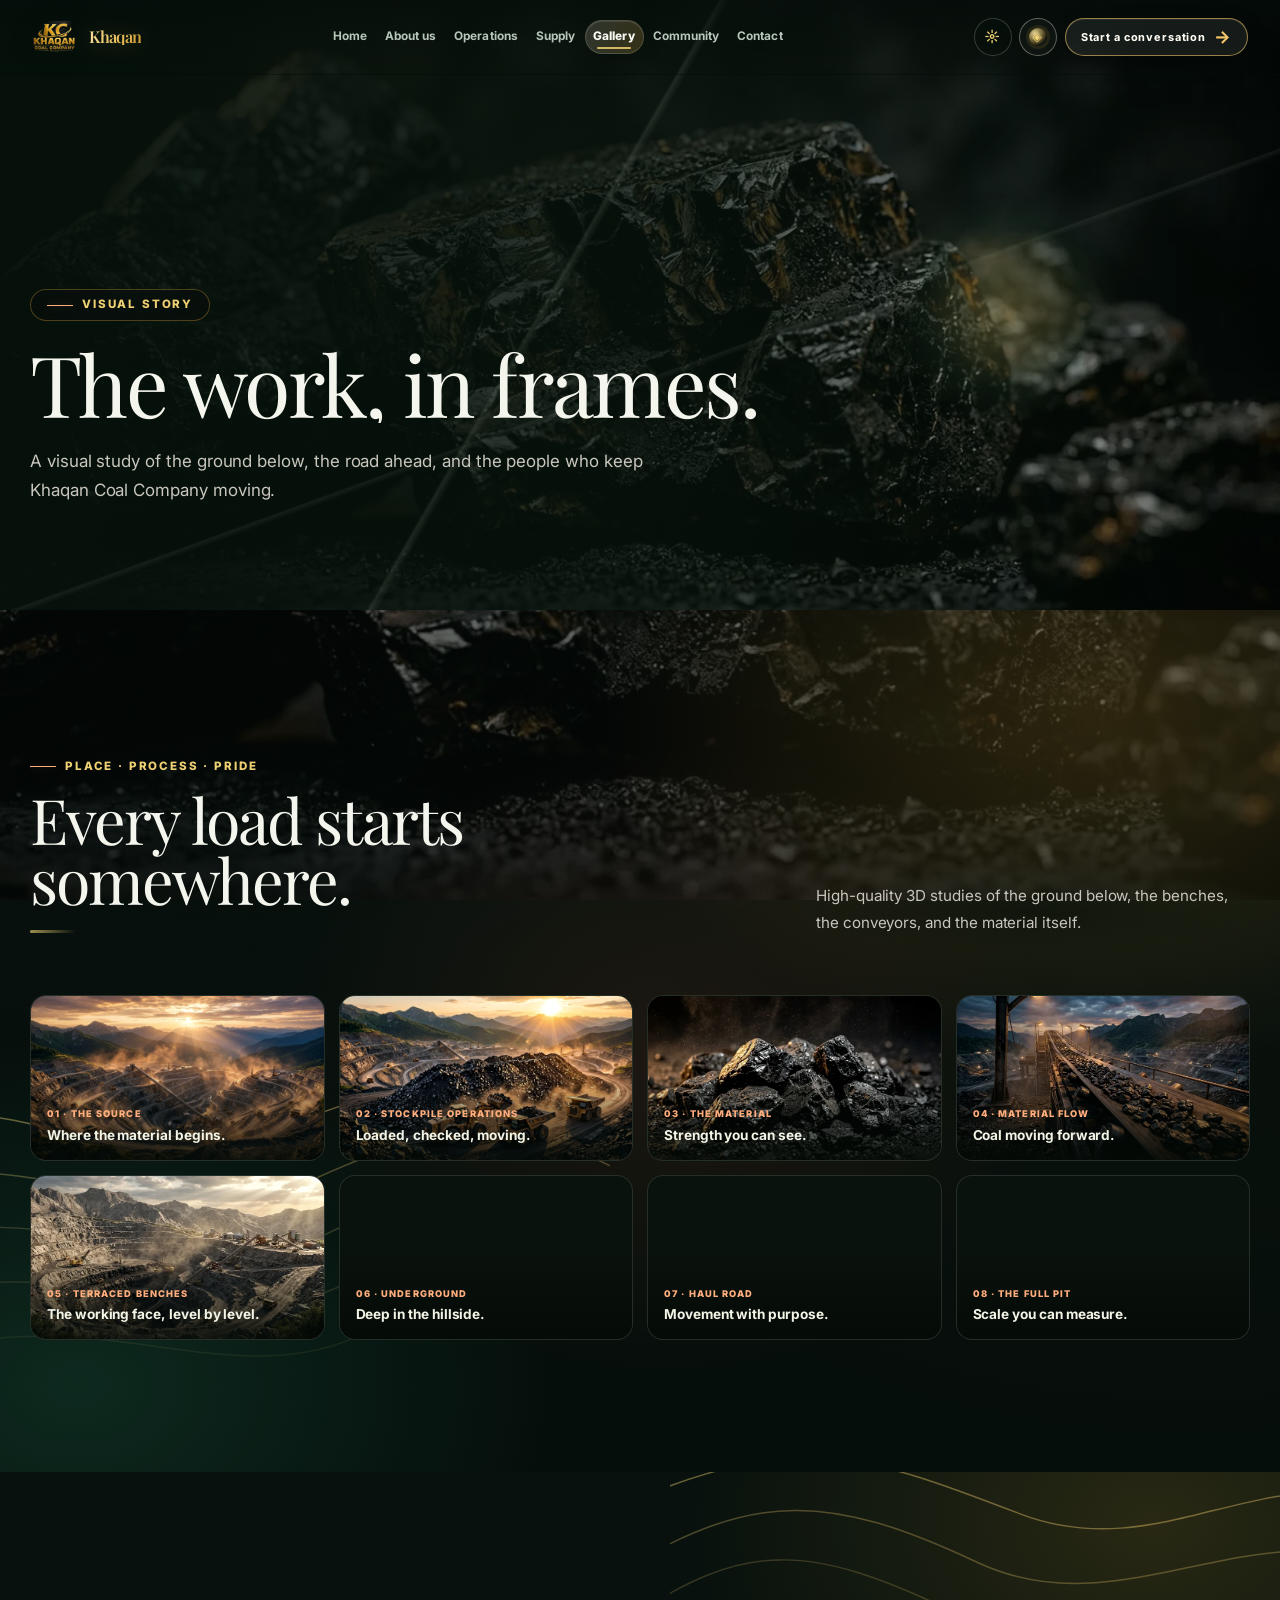
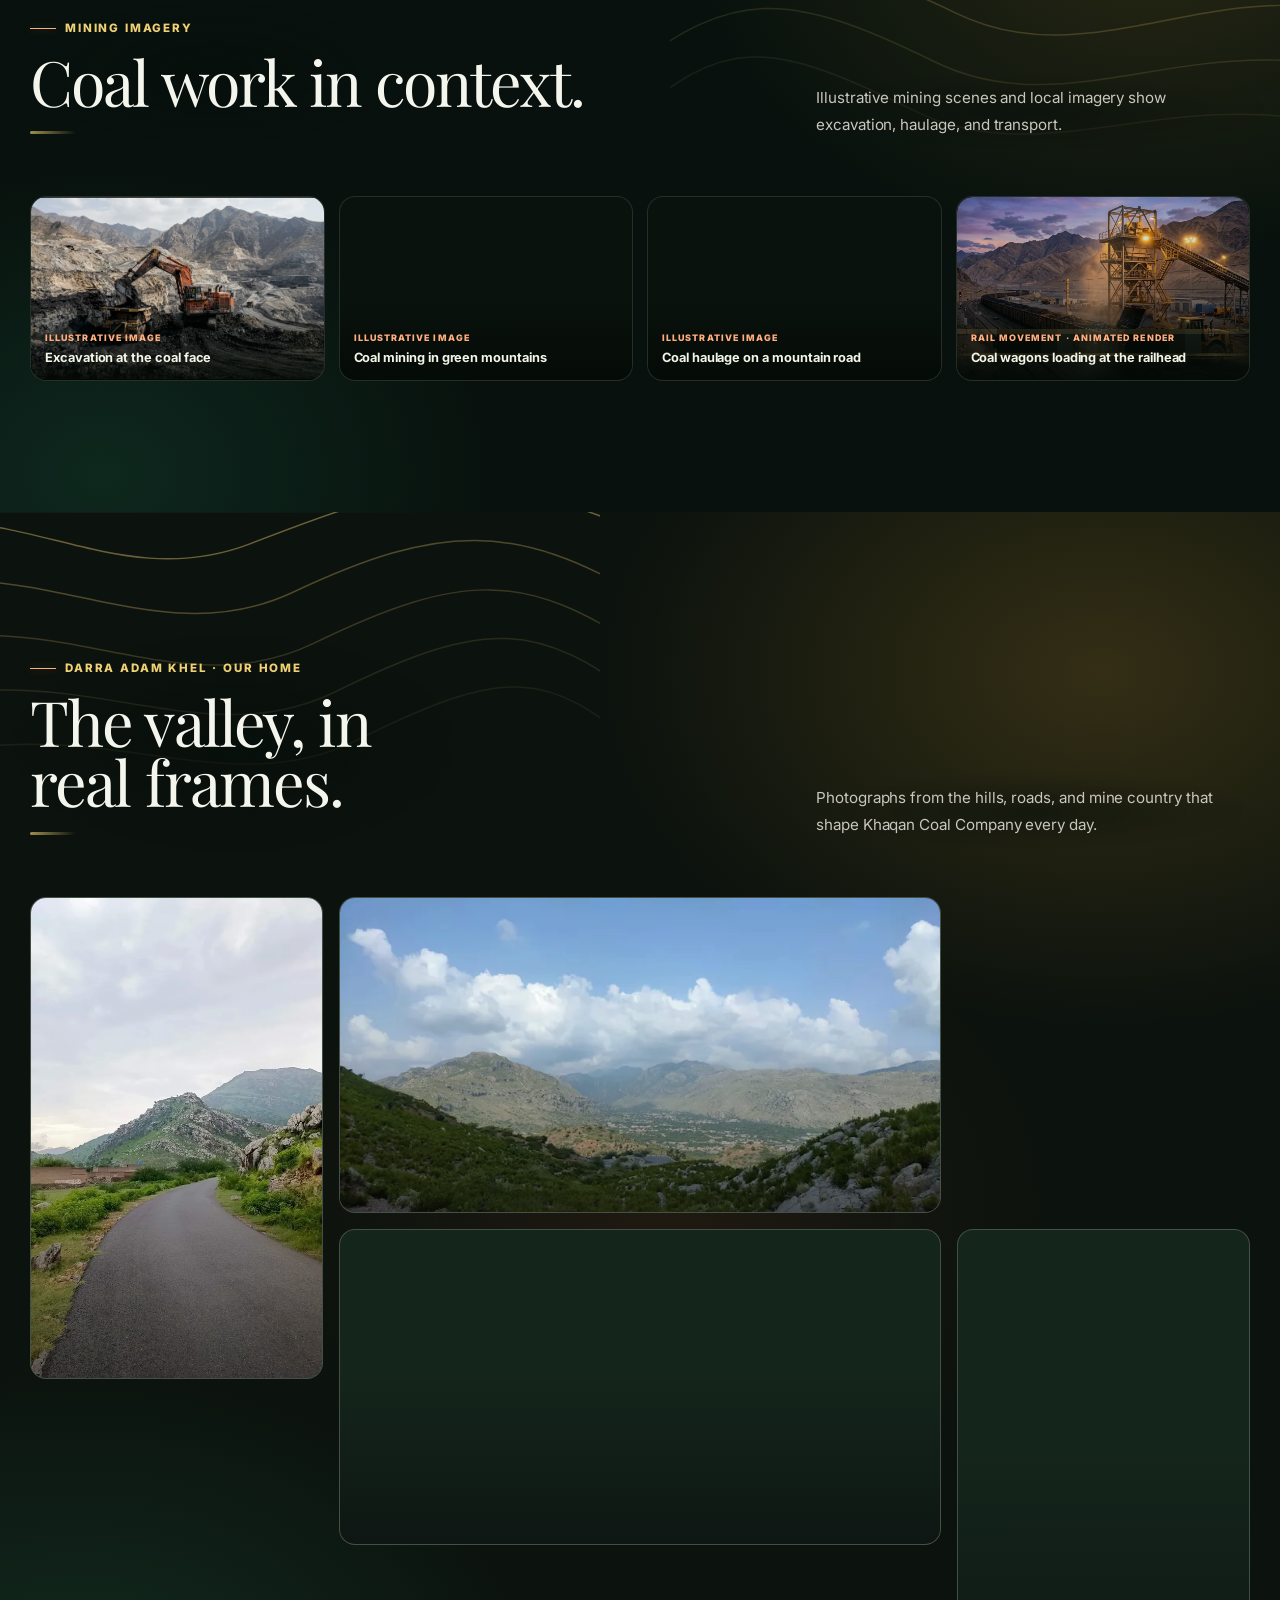
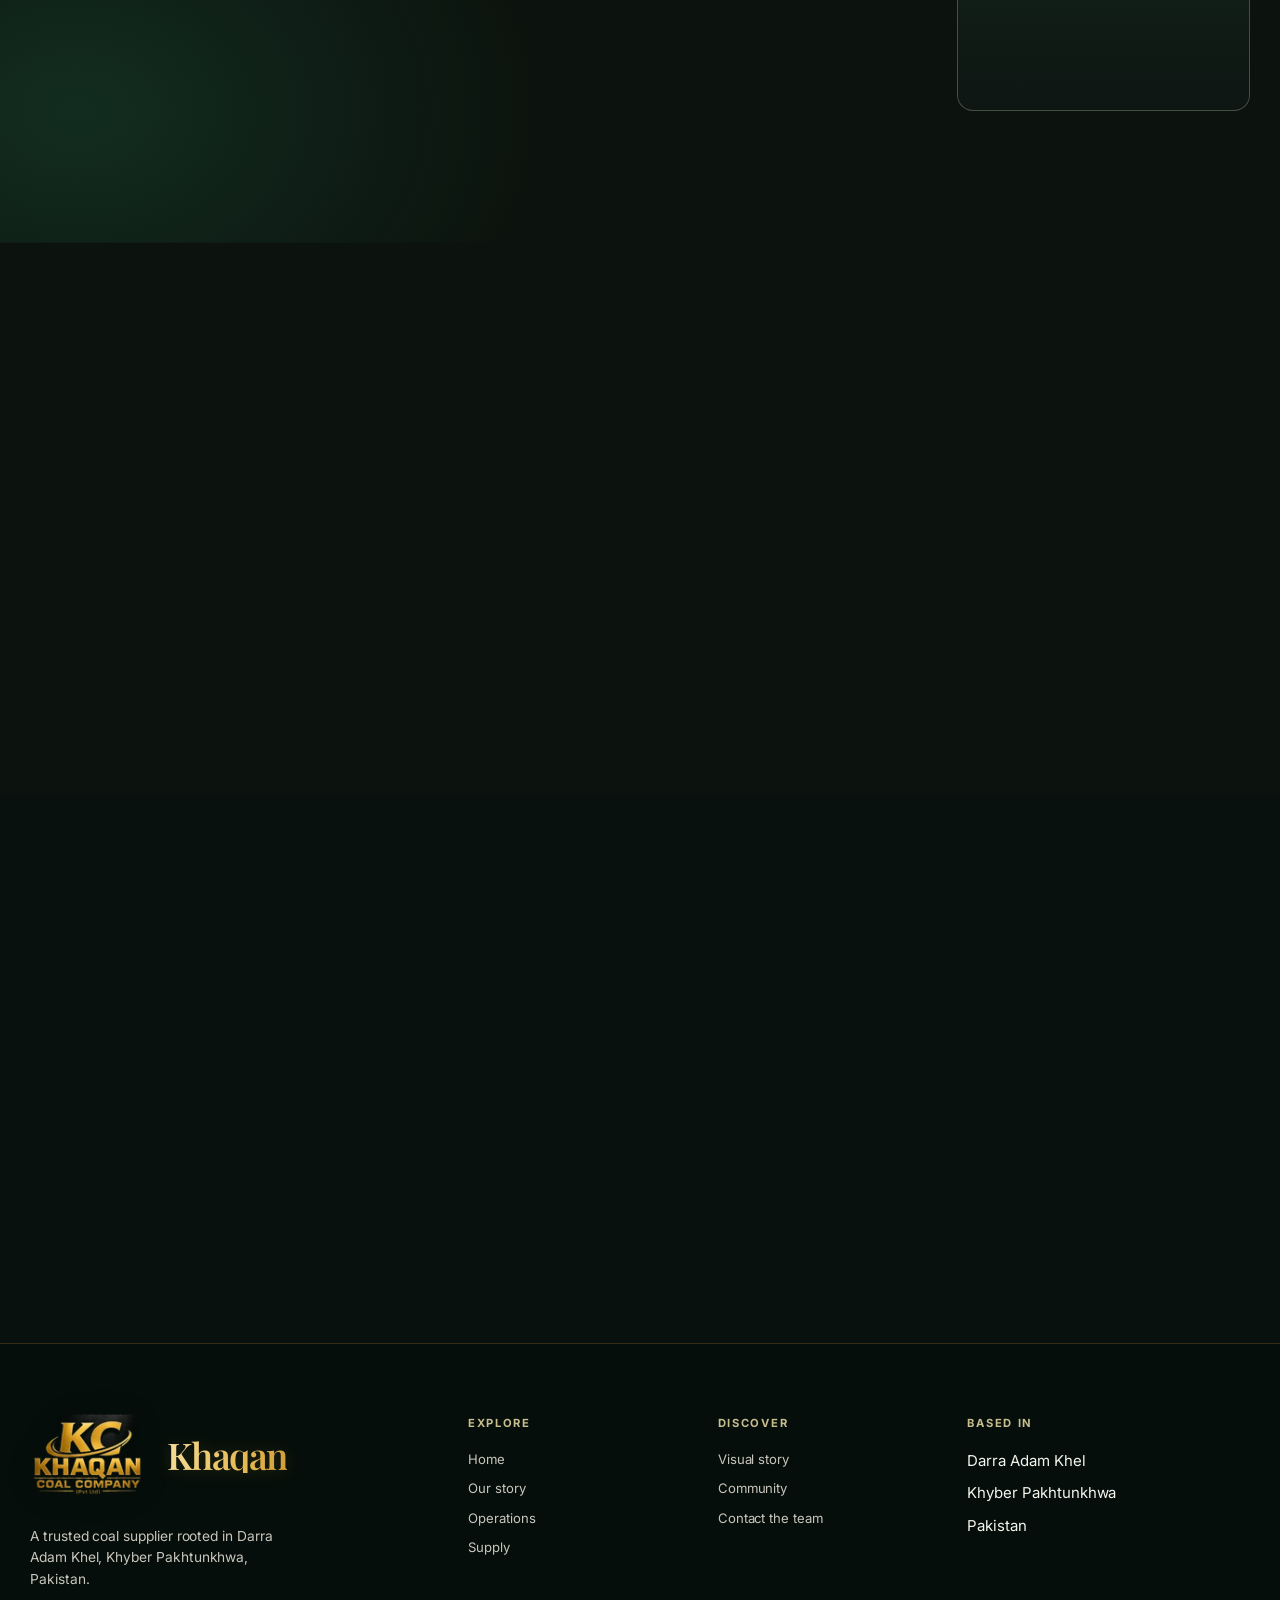
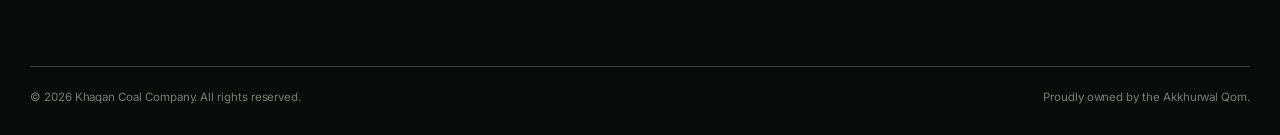
<file: gallery.html>
<!doctype html>
<html lang="en">
<head><meta charset="utf-8"><meta name="viewport" content="width=device-width, initial-scale=1"><meta name="theme-color" content="#0b0d0d"><script>(function(){try{var s=localStorage.getItem('khaqanSkin');document.documentElement.dataset.skin=(s==='marble'||s==='obsidian')?s:'signature';var t=localStorage.getItem('khaqanTheme');document.documentElement.dataset.theme=(t==='day')?'day':'night';}catch(e){document.documentElement.dataset.skin='signature';document.documentElement.dataset.theme='night';}})();</script><meta name="description" content="A visual story of Khaqan Coal Company, Darra Adam Khel, and the movement behind every supply."><meta property="og:type" content="website"><meta property="og:title" content="Gallery | Khaqan Coal Company Pvt. Ltd."><meta property="og:description" content="A visual story of Khaqan Coal Company, Darra Adam Khel, and the movement behind every supply."><meta property="og:site_name" content="Khaqan Coal Company"><meta property="og:image" content="https://www.khaqancoalco.com/media/og/gallery.jpg?v=1"><meta property="og:image:width" content="1200"><meta property="og:image:height" content="630"><meta property="og:image:alt" content="Khaqan Coal Company - Gallery: &quot;The work, in frames.&quot; over a night photograph from the site"><meta name="twitter:card" content="summary_large_image"><meta name="twitter:title" content="Gallery | Khaqan Coal Company Pvt. Ltd."><meta name="twitter:description" content="A visual story of Khaqan Coal Company, Darra Adam Khel, and the movement behind every supply."><meta name="twitter:image" content="https://www.khaqancoalco.com/media/og/gallery.jpg?v=1"><link rel="preconnect" href="https://fonts.googleapis.com"><link rel="preconnect" href="https://fonts.gstatic.com" crossorigin><link href="https://fonts.googleapis.com/css2?family=Playfair+Display:ital,wght@0,400..900;1,400..900&family=Inter:ital,wght@0,300..900;1,300..900&display=swap" rel="stylesheet" media="print" onload="this.media='all'">
  <noscript><link href="https://fonts.googleapis.com/css2?family=Playfair+Display:ital,wght@0,400..900;1,400..900&family=Inter:ital,wght@0,300..900;1,300..900&display=swap" rel="stylesheet"></noscript><link rel="icon" href="favicon.png" type="image/png" sizes="128x128"><link rel="icon" href="favicon.svg" type="image/svg+xml"><link rel="apple-touch-icon" href="media/icons/apple-touch-icon.png?v=1"><link rel="preload" as="image" href="media/cine/reel-coalfaces.webp"><link rel="stylesheet" href="styles.css?v=5"><link rel="stylesheet" href="themes.css?v=18"><link rel="stylesheet" href="themes-marble.css?v=1" data-skin-stylesheet="marble" media="not all"><link rel="stylesheet" href="themes-obsidian.css?v=1" data-skin-stylesheet="obsidian" media="not all"><script>(function(){var skin=document.documentElement.dataset.skin||'signature';document.querySelectorAll('link[data-skin-stylesheet]').forEach(function(link){link.media=link.dataset.skinStylesheet===skin?'all':'not all';});})();</script><link rel="stylesheet" href="themes-shared.css?v=10"><link rel="manifest" href="site.webmanifest"><script type="speculationrules">{"prerender":[{"where":{"href_matches":"*.html"},"eagerness":"moderate"}]}</script><title>Gallery | Khaqan Coal Company Pvt. Ltd.</title><link rel="canonical" href="https://www.khaqancoalco.com/gallery">
<script type="application/ld+json">{"@context":"https://schema.org","@type":"WebPage","name":"Gallery | Khaqan Coal Company Pvt. Ltd.","url":"https://www.khaqancoalco.com/gallery","isPartOf":{"@type":"WebSite","name":"Khaqan Coal Company","url":"https://www.khaqancoalco.com/"},"about":{"@type":"Organization","name":"Khaqan Coal Company Pvt. Ltd.","url":"https://www.khaqancoalco.com/","address":{"@type":"PostalAddress","addressLocality":"Darra Adam Khel","addressRegion":"Khyber Pakhtunkhwa","addressCountry":"PK"}},"description":"A visual story of Khaqan Coal Company, Darra Adam Khel, and the movement behind every supply."}</script>
</head>
<body class="page-gallery"><a class="skip-link" href="#main">Skip to content</a><div class="coal-page-bg" aria-hidden="true"><canvas class="cine-canvas"></canvas><img class="cine-src" src="media/cine/reel-coalfaces.webp" alt="" width="1376" height="768" loading="lazy" decoding="async" fetchpriority="high"><img class="cine-src" src="media/cine/hero-04.webp" alt="" width="1376" height="768" loading="lazy" decoding="async"><img class="cine-src" src="media/cine/gallery-stockpile.webp" alt="" width="1376" height="768" loading="lazy" decoding="async"><img class="cine-src" src="media/cine/mountain-mine-haul-road.webp" alt="" width="1376" height="768" loading="lazy" decoding="async"><img class="cine-src" src="media/cine/hero-01.webp" alt="" width="1376" height="768" loading="lazy" decoding="async"><div class="cine-veil"></div></div>
  <header class="site-header" id="site-header"><div class="container nav-wrap header-bar"><a class="brand" href="index.html" aria-label="Khaqan Coal Company home"><picture class="brand-logo brand-logo-night"><source type="image/webp" srcset="media/logo-mark-128.webp?v=1 128w, media/logo-mark.webp?v=1 286w" sizes="(min-width: 1024px) 64px, 46px"><img src="media/logo-mark.png" alt="Khaqan Coal Company official logo" width="80" height="53" decoding="async"></picture><picture class="brand-logo brand-logo-day"><source type="image/webp" srcset="media/logo-mark-light-128.webp?v=1 128w, media/logo-mark-light.webp?v=1 286w" sizes="(min-width: 1024px) 64px, 46px"><img src="media/logo-mark-light.png" alt="Khaqan Coal Company official logo" width="80" height="53" decoding="async"></picture><span class="brand-name"><span data-cms="brandName">Khaqan</span><span class="brand-sub">Coal Company Pvt. Ltd.</span></span></a><nav class="main-nav" id="primary-nav" aria-label="Main navigation"><span class="nav-glide" aria-hidden="true"></span><a data-nav href="index.html">Home</a><a data-nav href="about.html">About us</a><a data-nav href="operations.html">Operations</a><a data-nav href="supply.html">Supply</a><a data-nav class="active" aria-current="page" href="gallery.html">Gallery</a><a data-nav href="community.html">Community</a><a data-nav href="contact.html">Contact</a><a class="btn btn-primary btn-arrow nav-drawer-cta" href="contact.html">Start a conversation</a></nav><div class="header-tools"><div class="nav-actions"><button class="theme-toggle" type="button" aria-label="Switch to day mode" aria-pressed="false"><span class="theme-toggle-icon" aria-hidden="true">☼</span><span class="theme-toggle-label">Day</span></button><div class="skin-switch"><button class="skin-toggle" type="button" aria-label="Choose brand theme" aria-expanded="false" aria-haspopup="menu" aria-controls="skin-menu"><span class="skin-toggle-icon" aria-hidden="true">◈</span><span class="skin-toggle-label">Theme</span></button><div class="skin-menu" id="skin-menu" role="menu" aria-label="Brand themes" aria-orientation="vertical" hidden><div class="skin-menu-head"><i></i>Brand themes</div><button class="skin-option" type="button" data-skin="signature" role="menuitemradio" aria-checked="true"><span class="skin-swatch skin-swatch-signature" aria-hidden="true"></span><span><b>Signature</b><small>Forest coal &amp; gold — the classic look</small></span><span class="skin-check" aria-hidden="true">✓</span></button><button class="skin-option" type="button" data-skin="marble" role="menuitemradio" aria-checked="false"><span class="skin-swatch skin-swatch-marble" aria-hidden="true"></span><span><b>Marble Gold</b><small>White marble &amp; gold by day, black marble by night</small></span><span class="skin-check" aria-hidden="true">✓</span></button><button class="skin-option" type="button" data-skin="obsidian" role="menuitemradio" aria-checked="false"><span class="skin-swatch skin-swatch-obsidian" aria-hidden="true"></span><span><b>Obsidian</b><small>Metallic black &amp; gold by night, platinum by day</small></span><span class="skin-check" aria-hidden="true">✓</span></button><div class="skin-menu-note">Day / night mode works inside every theme — use the <b>☼</b> toggle.</div></div></div></div><a class="nav-cta" href="contact.html">Start a conversation</a><button class="menu-toggle" type="button" aria-controls="primary-nav" aria-expanded="false" aria-label="Open navigation menu"><span class="nav-burger" aria-hidden="true"><i></i><i></i><i></i></span><span class="menu-toggle-text">Menu</span></button></div></div><div class="nav-scrim" aria-hidden="true"></div>
  <div class="nav-progress" aria-hidden="true"><span></span></div>
  </header>
  <main id="main" tabindex="-1">
    <section class="page-hero gallery-hero"><div class="page-hero-orb"></div><div class="container page-hero-content reveal visible"><span class="eyebrow">Visual story</span><h1>The work, in frames.</h1><p class="lede">A visual study of the ground below, the road ahead, and the people who keep Khaqan Coal Company moving.</p></div></section>

    <section class="section section-dark"><div class="container"><div class="section-head reveal" data-section-copy="gallery:stills"><div><span class="eyebrow">Place · process · pride</span><h2>Every load starts somewhere.</h2></div><p>High-quality 3D studies of the ground below, the benches, the conveyors, and the material itself.</p></div><div class="cine-wall reveal delay-1">
<figure class="cw-cw-wide" data-media-slot="gallery:stills:1"><picture><source type="image/webp" srcset="media/cine/hero-01.webp"><img src="media/cine/hero-01.jpg" width="1376" height="768" decoding="async" alt="Cinematic 3D view of a terraced open-pit coal mine at golden hour"></picture><figcaption><span>01 · The source</span><strong>Where the material begins.</strong></figcaption></figure>
<figure class="cw-cw-wide" data-media-slot="gallery:stills:2"><picture><source type="image/webp" srcset="media/cine/hero-04.webp"><img src="media/cine/hero-04.jpg" width="1376" height="768" loading="lazy" decoding="async" alt="Coal stockpile with loader and haul trucks in a 3D render"></picture><figcaption><span>02 · Stockpile operations</span><strong>Loaded, checked, moving.</strong></figcaption></figure>
<figure data-media-slot="gallery:stills:3"><picture><source type="image/webp" srcset="media/cine/coal-rock-768.webp 768w, media/cine/coal-rock.webp 1376w" sizes="(min-width: 1300px) 300px, (min-width: 1000px) 235px, (min-width: 640px) 46vw, 92vw"><img src="media/cine/coal-rock.jpg" width="1376" height="768" loading="lazy" decoding="async" alt="Photorealistic close-up of glossy black coal chunks"></picture><figcaption><span>03 · The material</span><strong>Strength you can see.</strong></figcaption></figure>
<figure data-media-slot="gallery:stills:4"><picture><source type="image/webp" srcset="media/cine/gallery-conveyor-768.webp 768w, media/cine/gallery-conveyor.webp 1376w" sizes="(min-width: 1300px) 300px, (min-width: 1000px) 235px, (min-width: 640px) 46vw, 92vw"><img src="media/cine/gallery-conveyor.jpg" width="1376" height="768" loading="lazy" decoding="async" alt="Conveyor carrying coal through a mountain mine at dusk"></picture><figcaption><span>04 · Material flow</span><strong>Coal moving forward.</strong></figcaption></figure>
<figure data-media-slot="gallery:stills:5"><picture><source type="image/webp" srcset="media/mine-3d-terraces-768.webp 768w, media/mine-3d-terraces.webp 1376w" sizes="(min-width: 1300px) 540px, (min-width: 1000px) 420px, (min-width: 640px) 94vw, 92vw"><img src="media/mine-3d-terraces.jpg" width="1376" height="768" loading="lazy" decoding="async" alt="3D visualization of a terraced mountain coal mine"></picture><figcaption><span>05 · Terraced benches</span><strong>The working face, level by level.</strong></figcaption></figure>
<figure data-media-slot="gallery:stills:6"><picture><source type="image/webp" srcset="media/mine-3d-underground-768.webp 768w, media/mine-3d-underground.webp 1376w" sizes="(min-width: 1300px) 300px, (min-width: 1000px) 235px, (min-width: 640px) 46vw, 92vw"><img src="media/mine-3d-underground.jpg" width="1376" height="768" loading="lazy" decoding="async" alt="3D visualization of a miner in an underground coal tunnel"></picture><figcaption><span>06 · Underground</span><strong>Deep in the hillside.</strong></figcaption></figure>
<figure data-media-slot="gallery:stills:7"><picture><source type="image/webp" srcset="media/mine-3d-trucks-768.webp 768w, media/mine-3d-trucks.webp 1376w" sizes="(min-width: 1300px) 300px, (min-width: 1000px) 235px, (min-width: 640px) 46vw, 92vw"><img src="media/mine-3d-trucks.jpg" width="1376" height="768" loading="lazy" decoding="async" alt="3D visualization of coal trucks on a mountain mine road"></picture><figcaption><span>07 · Haul road</span><strong>Movement with purpose.</strong></figcaption></figure>
<figure class="cw-cw-wide" data-media-slot="gallery:stills:8"><picture><source type="image/webp" srcset="media/cine/hero-05-768.webp 768w, media/cine/hero-05.webp 1376w" sizes="(min-width: 1300px) 300px, (min-width: 1000px) 235px, (min-width: 640px) 46vw, 92vw"><img src="media/cine/hero-05.jpg" width="1376" height="768" loading="lazy" decoding="async" alt="Aerial 3D view of the complete terraced open-pit coal mine"></picture><figcaption><span>08 · The full pit</span><strong>Scale you can measure.</strong></figcaption></figure>
</div></div></section>

    <section class="section section-soft film-section"><div class="container"><div class="section-head reveal" data-section-copy="gallery:film"><div><span class="eyebrow">Mining imagery</span><h2>Coal work in context.</h2></div><p>Illustrative mining scenes and local imagery show excavation, haulage, and transport.</p></div><div class="film-wall reveal delay-1">
<figure class="film-card" data-media-slot="gallery:film:1"><img src="media/generated/mining-excavator.webp" width="1600" height="900" alt="AI-generated illustrative view of an excavator loading coal at an open-pit mine." loading="lazy" decoding="async"><figcaption><span>Illustrative image</span><strong>Excavation at the coal face</strong></figcaption></figure>
<figure class="film-card" data-media-slot="gallery:film:2"><img src="media/generated/green-mountain-coal-mine.webp" width="1600" height="900" alt="AI-generated illustration of a coal mine entrance among green mountains." loading="lazy" decoding="async"><figcaption><span>Illustrative image</span><strong>Coal mining in green mountains</strong></figcaption></figure>
<figure class="film-card" data-media-slot="gallery:film:3"><img src="media/generated/mining-haulage.webp" width="1600" height="900" alt="AI-generated illustrative view of a coal haul truck on a mountain mine road." loading="lazy" decoding="async"><figcaption><span>Illustrative image</span><strong>Coal haulage on a mountain road</strong></figcaption></figure>
<figure class="film-card film-card-animated" data-media-slot="gallery:film:4"><div class="cine-scene rail-scene" aria-hidden="true"><div class="cine-scene-img" style="background-image:url('media/cine/reel-rail.webp')"></div><div class="cine-scene-shade"></div><div class="cine-scene-glint"></div><div class="cine-scene-particles"></div><div class="rail-track"></div><div class="rail-train"></div></div><figcaption><span>Rail movement · animated render</span><strong>Coal wagons loading at the railhead</strong></figcaption></figure>
</div></div></section>

    <section class="section section-earth"><div class="container"><div class="section-head reveal" data-section-copy="gallery:hometown"><div><span class="eyebrow">Darra Adam Khel · our home</span><h2>The valley, in real frames.</h2></div><p>Photographs from the hills, roads, and mine country that shape Khaqan Coal Company every day.</p></div><div class="darra-wall reveal delay-1"><figure class="dw-tall" data-media-slot="gallery:hometown:1"><picture><source type="image/webp" srcset="media/darra-photo-1-768.webp 768w, media/darra-photo-1.webp 1080w" sizes="(min-width: 1300px) 300px, (min-width: 1000px) 235px, (min-width: 640px) 46vw, 92vw"><img src="media/darra-photo-1.jpg" width="1080" height="1324" alt="Landscape of Darra Adam Khel in Khyber Pakhtunkhwa" loading="lazy" decoding="async"></picture><figcaption>Darra Adam Khel · Khyber Pakhtunkhwa</figcaption></figure><figure class="dw-wide" data-media-slot="gallery:hometown:2"><picture><source type="image/webp" srcset="media/darra-photo-2-768.webp 768w, media/darra-photo-2.webp 2048w" sizes="(min-width: 1300px) 620px, (min-width: 1000px) 470px, (min-width: 640px) 94vw, 92vw"><img src="media/darra-photo-2.jpg" width="1792" height="1538" alt="Hills and mine country around Darra Adam Khel" loading="lazy" decoding="async"></picture><figcaption>Mine country · the hills we work in</figcaption></figure><figure class="dw-wide" data-media-slot="gallery:hometown:3"><picture><source type="image/webp" srcset="media/darra-photo-3-768.webp 768w, media/darra-photo-3.webp 1080w" sizes="(min-width: 1300px) 620px, (min-width: 1000px) 470px, (min-width: 640px) 94vw, 92vw"><img src="media/darra-photo-3.jpg" width="1080" height="810" alt="Terrain and roads that move coal through the valley" loading="lazy" decoding="async"></picture><figcaption>The ground that moves the coal</figcaption></figure><figure class="dw-tall" data-media-slot="gallery:hometown:4"><picture><source type="image/webp" srcset="media/darra-photo-4-768.webp 768w, media/darra-photo-4.webp 1125w" sizes="(min-width: 1300px) 300px, (min-width: 1000px) 235px, (min-width: 640px) 46vw, 92vw"><img src="media/darra-photo-4.jpg" width="1125" height="1206" alt="Scenery around Darra Adam Khel, home of Khaqan Coal Company" loading="lazy" decoding="async"></picture><figcaption>Local ground · local pride</figcaption></figure></div></div></section>

    

    <section class="section section-earth"><div class="container callout reveal"><div><span class="eyebrow">A company in motion</span><h2>Good work leaves a mark on the landscape.</h2><p>Explore how our operations and community are connected.</p></div><a class="btn btn-primary btn-arrow" href="operations.html">See operations</a></div></section>
    <section class="section section-soft managed-media-section"><div class="container"><div class="section-head reveal" data-section-copy="gallery:gallery"><div><span class="eyebrow">From our media library</span><h2>Fresh from the field.</h2></div><p>Photos added by the Khaqan team appear here — updated from the Control Room.</p></div><div class="managed-media reveal delay-1" data-managed-media="gallery"><p class="managed-media-empty">No featured media yet. The team can add photos from the Control Room.</p></div></div></section>
  </main>
  <footer class="footer"><div class="container footer-top"><div class="footer-intro"><a class="brand" href="index.html"><picture class="brand-logo brand-logo-night"><source type="image/webp" srcset="media/logo-mark-128.webp?v=1 128w, media/logo-mark-260.webp?v=1 260w, media/logo-mark.webp?v=1 286w" sizes="(min-width: 1024px) 120px, 88px"><img src="media/logo-mark.png" alt="Khaqan Coal Company official logo" width="80" height="53" decoding="async"></picture><picture class="brand-logo brand-logo-day"><source type="image/webp" srcset="media/logo-mark-light-128.webp?v=1 128w, media/logo-mark-light-260.webp?v=1 260w, media/logo-mark-light.webp?v=1 286w" sizes="(min-width: 1024px) 134px, 96px"><img src="media/logo-mark-light.png" alt="Khaqan Coal Company official logo" width="80" height="53" decoding="async"></picture><span class="brand-name"><span data-cms="brandName">Khaqan</span><span class="brand-sub">Coal Company Pvt. Ltd.</span></span></a><p>A trusted coal supplier rooted in Darra Adam Khel, Khyber Pakhtunkhwa, Pakistan.</p></div><div><h4>Explore</h4><div class="footer-links"><a href="index.html">Home</a><a href="about.html">Our story</a><a href="operations.html">Operations</a><a href="supply.html">Supply</a></div></div><div><h4>Discover</h4><div class="footer-links"><a href="gallery.html">Visual story</a><a href="community.html">Community</a><a href="contact.html">Contact the team</a></div></div><div><h4>Based in</h4><div class="footer-links"><span>Darra Adam Khel</span><span>Khyber Pakhtunkhwa</span><span>Pakistan</span></div></div></div><div class="container footer-bottom"><span>© <span data-year>2026</span> Khaqan Coal Company. All rights reserved.</span><span>Proudly owned by the Akkhurwal Qom.</span></div></footer><script src="supabase-config.js?v=1"></script><script src="cloud.js?v=12"></script><script src="script.js?v=34"></script>
</body></html>
</file>
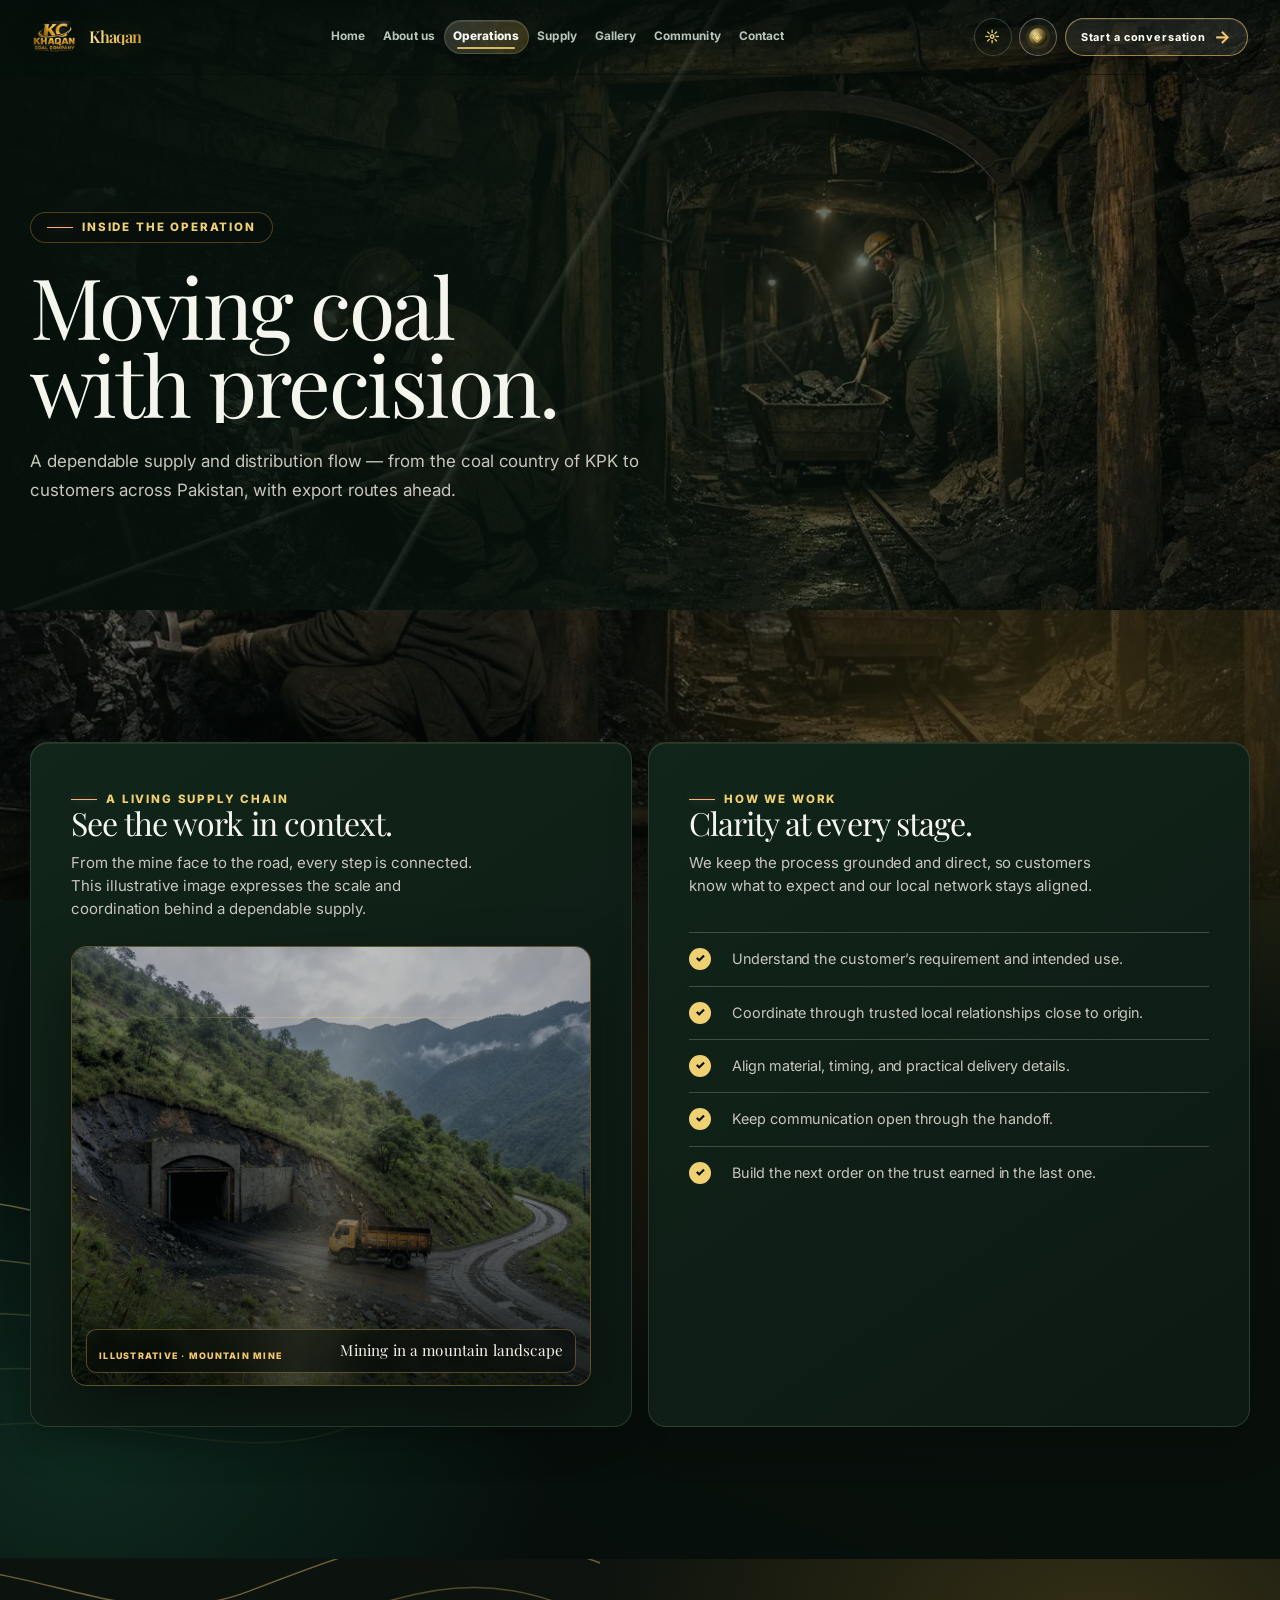
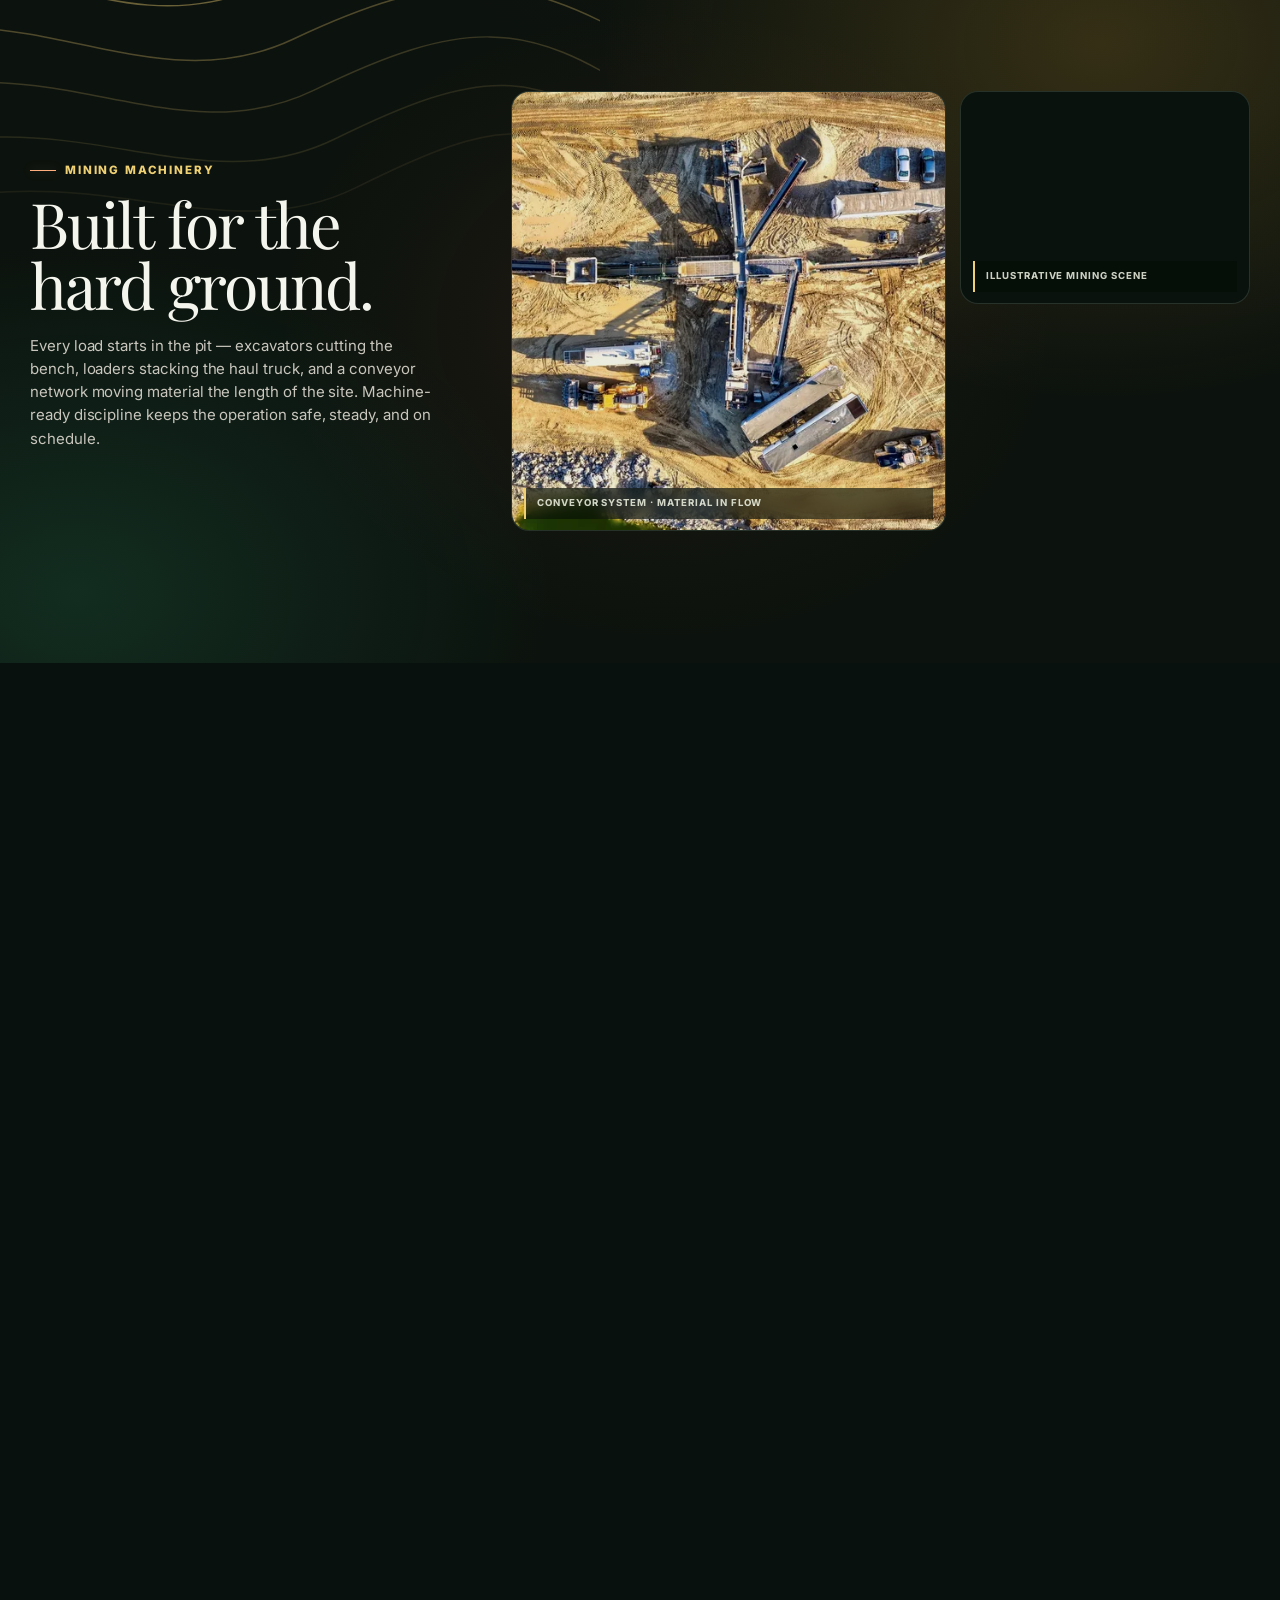
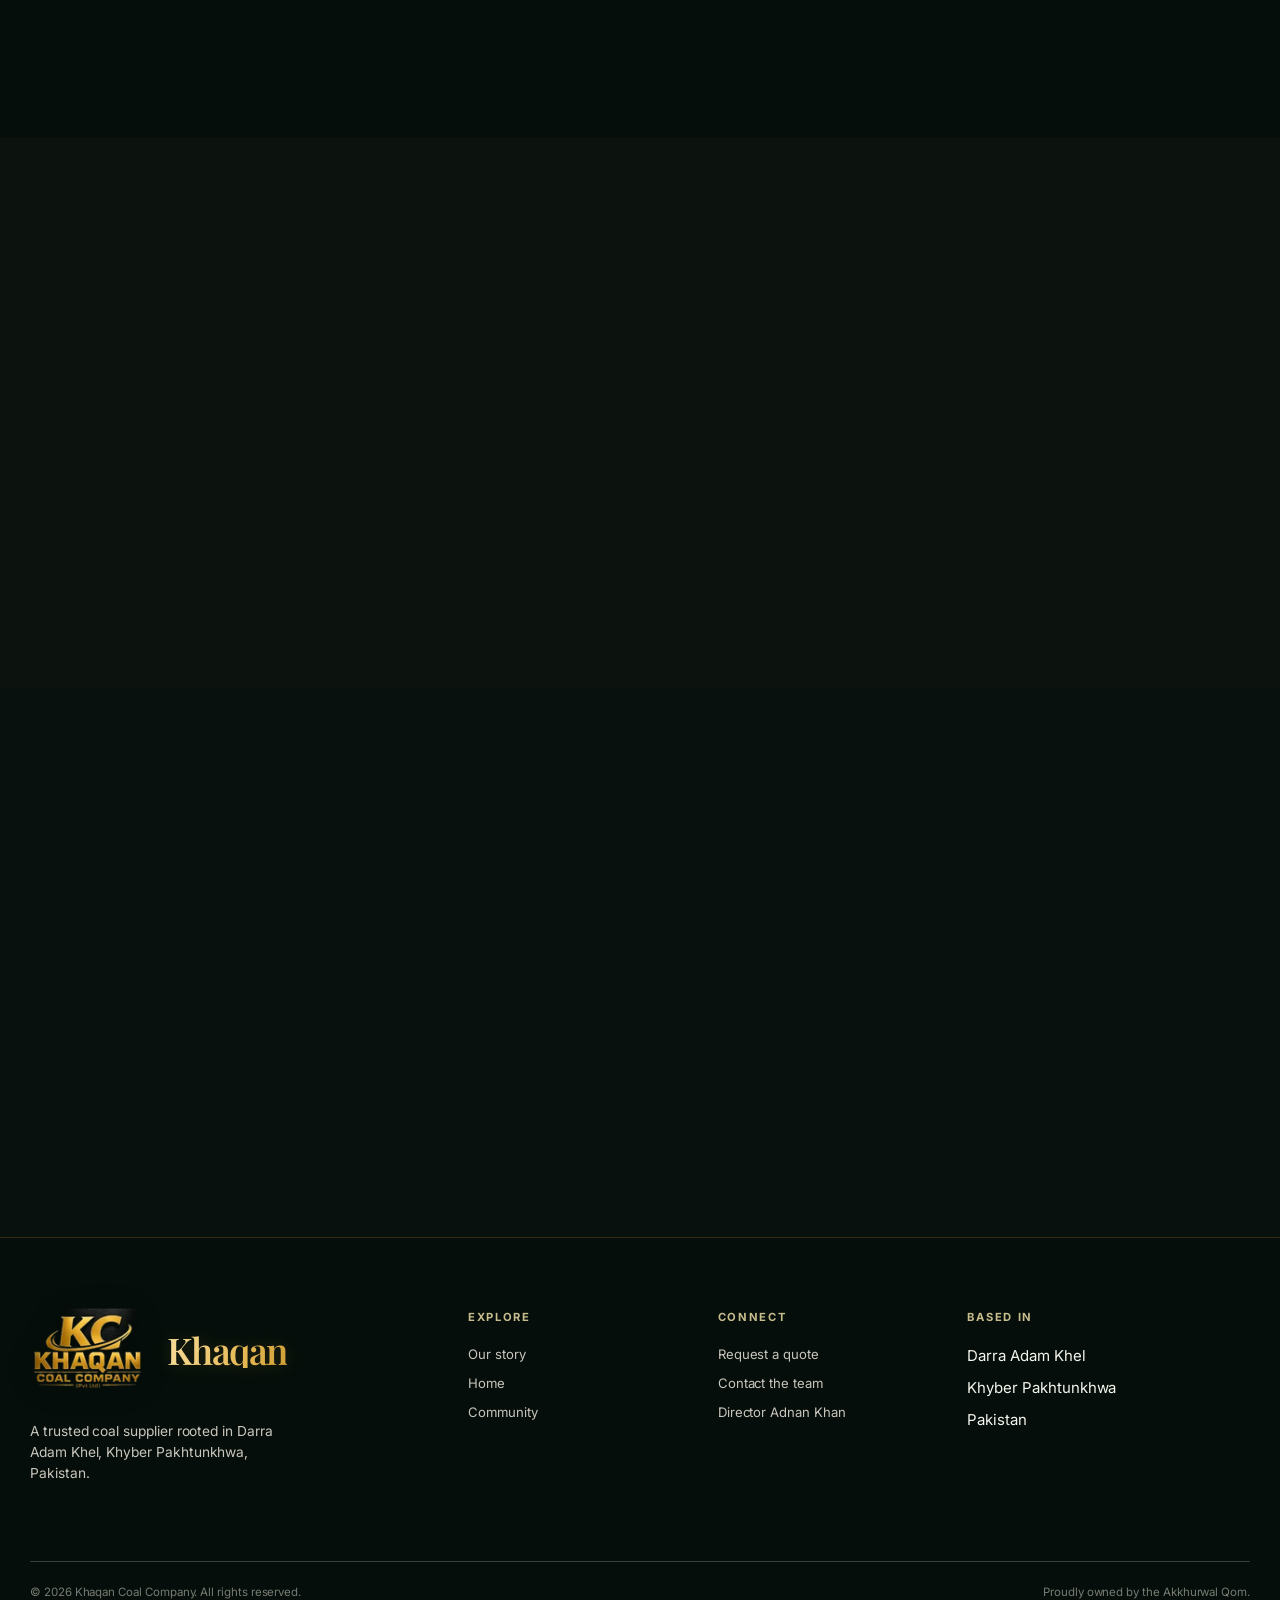
<file: operations.html>
<!doctype html>
<html lang="en">
<head><meta charset="utf-8"><meta name="viewport" content="width=device-width, initial-scale=1"><meta name="theme-color" content="#0b0d0d"><script>(function(){try{var s=localStorage.getItem('khaqanSkin');document.documentElement.dataset.skin=(s==='marble'||s==='obsidian')?s:'signature';var t=localStorage.getItem('khaqanTheme');document.documentElement.dataset.theme=(t==='day')?'day':'night';}catch(e){document.documentElement.dataset.skin='signature';document.documentElement.dataset.theme='night';}})();</script><meta name="description" content="Explore Khaqan Coal Company's local coal supply and operations flow."><meta property="og:type" content="website"><meta property="og:title" content="Operations | Khaqan Coal Company Pvt. Ltd."><meta property="og:description" content="Explore Khaqan Coal Company&#x27;s local coal supply and operations flow."><meta property="og:site_name" content="Khaqan Coal Company"><meta property="og:image" content="https://www.khaqancoalco.com/media/og/operations.jpg?v=1"><meta property="og:image:width" content="1200"><meta property="og:image:height" content="630"><meta property="og:image:alt" content="Khaqan Coal Company - Operations: &quot;Moving coal with precision.&quot; over a night photograph from the site"><meta name="twitter:card" content="summary_large_image"><meta name="twitter:title" content="Operations | Khaqan Coal Company Pvt. Ltd."><meta name="twitter:description" content="Explore Khaqan Coal Company&#x27;s local coal supply and operations flow."><meta name="twitter:image" content="https://www.khaqancoalco.com/media/og/operations.jpg?v=1"><title>Operations | Khaqan Coal Company Pvt. Ltd.</title><link rel="preconnect" href="https://fonts.googleapis.com"><link rel="preconnect" href="https://fonts.gstatic.com" crossorigin><link href="https://fonts.googleapis.com/css2?family=Playfair+Display:ital,wght@0,400..900;1,400..900&family=Inter:ital,wght@0,300..900;1,300..900&display=swap" rel="stylesheet" media="print" onload="this.media='all'">
  <noscript><link href="https://fonts.googleapis.com/css2?family=Playfair+Display:ital,wght@0,400..900;1,400..900&family=Inter:ital,wght@0,300..900;1,300..900&display=swap" rel="stylesheet"></noscript><link rel="icon" href="favicon.png" type="image/png" sizes="128x128"><link rel="icon" href="favicon.svg" type="image/svg+xml"><link rel="apple-touch-icon" href="media/icons/apple-touch-icon.png?v=1"><link rel="preload" as="image" href="media/cine/mountain-coal-tunnel-work.webp"><link rel="stylesheet" href="styles.css?v=5"><link rel="stylesheet" href="themes.css?v=18"><link rel="stylesheet" href="themes-marble.css?v=1" data-skin-stylesheet="marble" media="not all"><link rel="stylesheet" href="themes-obsidian.css?v=1" data-skin-stylesheet="obsidian" media="not all"><script>(function(){var skin=document.documentElement.dataset.skin||'signature';document.querySelectorAll('link[data-skin-stylesheet]').forEach(function(link){link.media=link.dataset.skinStylesheet===skin?'all':'not all';});})();</script><link rel="stylesheet" href="themes-shared.css?v=10"><link rel="manifest" href="site.webmanifest"><script type="speculationrules">{"prerender":[{"where":{"href_matches":"*.html"},"eagerness":"moderate"}]}</script><link rel="canonical" href="https://www.khaqancoalco.com/operations">
<script type="application/ld+json">{"@context":"https://schema.org","@type":"WebPage","name":"Operations | Khaqan Coal Company Pvt. Ltd.","url":"https://www.khaqancoalco.com/operations","isPartOf":{"@type":"WebSite","name":"Khaqan Coal Company","url":"https://www.khaqancoalco.com/"},"about":{"@type":"Organization","name":"Khaqan Coal Company Pvt. Ltd.","url":"https://www.khaqancoalco.com/","address":{"@type":"PostalAddress","addressLocality":"Darra Adam Khel","addressRegion":"Khyber Pakhtunkhwa","addressCountry":"PK"}},"description":"Explore Khaqan Coal Company's local coal supply and operations flow."}</script>
</head>
<body class="page-operations"><a class="skip-link" href="#main">Skip to content</a><div class="coal-page-bg" aria-hidden="true"><canvas class="cine-canvas"></canvas><img class="cine-src" src="media/cine/mountain-coal-tunnel-work.webp" alt="" width="1376" height="768" loading="lazy" decoding="async" fetchpriority="high"><img class="cine-src" src="media/cine/mountain-mine-portal.webp" alt="" width="1376" height="768" loading="lazy" decoding="async"><img class="cine-src" src="media/cine/gallery-conveyor.webp" alt="" width="1376" height="768" loading="lazy" decoding="async"><img class="cine-src" src="media/cine/mountain-mine-haul-road.webp" alt="" width="1376" height="768" loading="lazy" decoding="async"><img class="cine-src" src="media/mine-3d-underground.webp" alt="" width="1376" height="768" loading="lazy" decoding="async"><div class="cine-veil"></div></div>
  <header class="site-header" id="site-header"><div class="container nav-wrap header-bar"><a class="brand" href="index.html" aria-label="Khaqan Coal Company home"><picture class="brand-logo brand-logo-night"><source type="image/webp" srcset="media/logo-mark-128.webp?v=1 128w, media/logo-mark.webp?v=1 286w" sizes="(min-width: 1024px) 64px, 46px"><img src="media/logo-mark.png" alt="Khaqan Coal Company official logo" width="80" height="53" decoding="async"></picture><picture class="brand-logo brand-logo-day"><source type="image/webp" srcset="media/logo-mark-light-128.webp?v=1 128w, media/logo-mark-light.webp?v=1 286w" sizes="(min-width: 1024px) 64px, 46px"><img src="media/logo-mark-light.png" alt="Khaqan Coal Company official logo" width="80" height="53" decoding="async"></picture><span class="brand-name"><span data-cms="brandName">Khaqan</span><span class="brand-sub">Coal Company Pvt. Ltd.</span></span></a><nav class="main-nav" id="primary-nav" aria-label="Main navigation"><span class="nav-glide" aria-hidden="true"></span><a data-nav href="index.html">Home</a><a data-nav href="about.html">About us</a><a data-nav class="active" aria-current="page" href="operations.html">Operations</a><a data-nav href="supply.html">Supply</a><a data-nav href="gallery.html">Gallery</a><a data-nav href="community.html">Community</a><a data-nav href="contact.html">Contact</a><a class="btn btn-primary btn-arrow nav-drawer-cta" href="contact.html">Start a conversation</a></nav><div class="header-tools"><div class="nav-actions"><button class="theme-toggle" type="button" aria-label="Switch to day mode" aria-pressed="false"><span class="theme-toggle-icon" aria-hidden="true">☼</span><span class="theme-toggle-label">Day</span></button><div class="skin-switch"><button class="skin-toggle" type="button" aria-label="Choose brand theme" aria-expanded="false" aria-haspopup="menu" aria-controls="skin-menu"><span class="skin-toggle-icon" aria-hidden="true">◈</span><span class="skin-toggle-label">Theme</span></button><div class="skin-menu" id="skin-menu" role="menu" aria-label="Brand themes" aria-orientation="vertical" hidden><div class="skin-menu-head"><i></i>Brand themes</div><button class="skin-option" type="button" data-skin="signature" role="menuitemradio" aria-checked="true"><span class="skin-swatch skin-swatch-signature" aria-hidden="true"></span><span><b>Signature</b><small>Forest coal &amp; gold — the classic look</small></span><span class="skin-check" aria-hidden="true">✓</span></button><button class="skin-option" type="button" data-skin="marble" role="menuitemradio" aria-checked="false"><span class="skin-swatch skin-swatch-marble" aria-hidden="true"></span><span><b>Marble Gold</b><small>White marble &amp; gold by day, black marble by night</small></span><span class="skin-check" aria-hidden="true">✓</span></button><button class="skin-option" type="button" data-skin="obsidian" role="menuitemradio" aria-checked="false"><span class="skin-swatch skin-swatch-obsidian" aria-hidden="true"></span><span><b>Obsidian</b><small>Metallic black &amp; gold by night, platinum by day</small></span><span class="skin-check" aria-hidden="true">✓</span></button><div class="skin-menu-note">Day / night mode works inside every theme — use the <b>☼</b> toggle.</div></div></div></div><a class="nav-cta" href="contact.html">Start a conversation</a><button class="menu-toggle" type="button" aria-controls="primary-nav" aria-expanded="false" aria-label="Open navigation menu"><span class="nav-burger" aria-hidden="true"><i></i><i></i><i></i></span><span class="menu-toggle-text">Menu</span></button></div></div><div class="nav-scrim" aria-hidden="true"></div>
  <div class="nav-progress" aria-hidden="true"><span></span></div>
  </header>
  <main id="main" tabindex="-1">
    <section class="page-hero"><div class="page-hero-orb"></div><div class="container page-hero-content reveal visible"><span class="eyebrow">Inside the operation</span><h1>Moving coal with precision.</h1><p class="lede">A dependable supply and distribution flow — from the coal country of KPK to customers across Pakistan, with export routes ahead.</p></div></section>

    <section class="section section-dark"><div class="container process-grid">
      <div class="process-panel reveal"><span class="eyebrow">A living supply chain</span><h3>See the work in context.</h3><p>From the mine face to the road, every step is connected. This illustrative image expresses the scale and coordination behind a dependable supply.</p>
        <div class="mine-animation cine-image" aria-label="AI-generated illustrative image of a coal mine entrance in green mountains">
          <img src="media/generated/green-mountain-coal-mine.webp" width="1600" height="900" alt="AI-generated illustration of a coal mine entrance among green mountains." loading="lazy" decoding="async">
          <div class="cine-scene-shade"></div><div class="cine-scene-glint"></div><div class="cine-scene-scan"></div>
          <div class="cine-scene-caption"><span>Illustrative · mountain mine</span><strong>Mining in a mountain landscape</strong></div>
        </div>
      </div>
      <div class="process-panel reveal delay-1"><span class="eyebrow">How we work</span><h3>Clarity at every stage.</h3><p>We keep the process grounded and direct, so customers know what to expect and our local network stays aligned.</p>
        <ul class="process-list"><li>Understand the customer’s requirement and intended use.</li><li>Coordinate through trusted local relationships close to origin.</li><li>Align material, timing, and practical delivery details.</li><li>Keep communication open through the handoff.</li><li>Build the next order on the trust earned in the last one.</li></ul>
      </div>
    </div></section>

    <section class="section section-earth machinery-section"><div class="container machinery-layout"><div class="machinery-copy reveal" data-section-copy="operations:machinery"><span class="eyebrow">Mining machinery</span><h2>Built for the hard ground.</h2><p>Every load starts in the pit — excavators cutting the bench, loaders stacking the haul truck, and a conveyor network moving material the length of the site. Machine-ready discipline keeps the operation safe, steady, and on schedule.</p></div><div class="machinery-media reveal delay-1"><figure class="machinery-media-main" data-media-slot="operations:machinery:1"><picture><source type="image/webp" srcset="media/mining-conveyor-768.webp 768w, media/mining-conveyor.webp 1600w" sizes="(min-width: 1300px) 540px, (min-width: 1000px) 420px, (min-width: 640px) 94vw, 92vw"><img src="media/mining-conveyor.jpg" width="1600" height="1066" loading="lazy" decoding="async" alt="Aerial view of heavy mining machinery and conveyor system"></picture><figcaption>Conveyor system · material in flow</figcaption></figure><figure class="machinery-media-still" data-media-slot="operations:machinery:2"><img src="media/generated/mining-excavator.webp" width="1600" height="900" alt="AI-generated illustrative view of machinery working at an open-pit coal mine." loading="lazy" decoding="async"><figcaption>Illustrative mining scene</figcaption></figure></div></div></section>

    <section class="section section-soft media-section"><div class="container"><div class="section-head reveal" data-section-copy="operations:field"><div><span class="eyebrow">Mining imagery</span><h2>From site to screen.</h2></div><p>The systems, routes, and machines that move every load — from bench to market.</p></div><div class="media-grid reveal delay-1"><figure class="media-card media-card-large" data-media-slot="operations:field:1"><picture><source type="image/webp" srcset="media/mining-site-768.webp 768w, media/mining-site.webp 1600w" sizes="(min-width: 1300px) 540px, (min-width: 1000px) 420px, (min-width: 640px) 94vw, 92vw"><img src="media/mining-site.jpg" width="1600" height="1200" alt="Aerial mining site with conveyors and earthwork" loading="lazy" decoding="async"></picture><figcaption><span>Aerial view</span><strong>Systems in motion.</strong></figcaption></figure><figure class="media-card" data-media-slot="operations:field:2"><picture><source type="image/webp" srcset="media/mining-conveyor-768.webp 768w, media/mining-conveyor.webp 1600w" sizes="(min-width: 1300px) 540px, (min-width: 1000px) 420px, (min-width: 640px) 94vw, 92vw"><img src="media/mining-conveyor.jpg" loading="lazy" decoding="async" alt="Aerial view of heavy mining machinery and conveyor system"></picture><figcaption><span>Conveyor system</span><strong>Material moving forward.</strong></figcaption></figure><figure class="media-card media-card-still" data-media-slot="operations:field:3"><img src="media/generated/mining-haulage.webp" width="1600" height="900" alt="AI-generated illustrative view of a coal haul truck on a mountain mine road." loading="lazy" decoding="async"><figcaption><span>Illustrative image</span><strong>Haul road in motion.</strong></figcaption></figure><figure class="media-card" data-media-slot="operations:field:4"><picture><source type="image/webp" srcset="media/coal-haul-truck-768.webp 768w, media/coal-haul-truck.webp 1600w" sizes="(min-width: 1300px) 540px, (min-width: 1000px) 420px, (min-width: 640px) 94vw, 92vw"><img src="media/coal-haul-truck.jpg" width="1600" height="1067" alt="Coal haul truck at an open-cut mine" loading="lazy" decoding="async"></picture><figcaption><span>Coal transport</span><strong>Mine to market.</strong></figcaption></figure><figure class="media-card" data-media-slot="operations:field:5"><picture><source type="image/webp" srcset="media/mining-aerial-768.webp 768w, media/mining-aerial.webp 1600w" sizes="(min-width: 1300px) 540px, (min-width: 1000px) 420px, (min-width: 640px) 94vw, 92vw"><img src="media/mining-aerial.jpg" width="1600" height="1066" alt="Aerial view of mining machinery and open-pit benches" loading="lazy" decoding="async"></picture><figcaption><span>Mine layout</span><strong>Scale from above.</strong></figcaption></figure><figure class="media-card" data-media-slot="operations:field:6"><picture><source type="image/webp" srcset="media/coal-mine-transport-768.webp 768w, media/coal-mine-transport.webp 1600w" sizes="(min-width: 1300px) 540px, (min-width: 1000px) 420px, (min-width: 640px) 94vw, 92vw"><img src="media/coal-mine-transport.jpg" width="1600" height="1200" alt="Heavy haul trucks moving through an open-pit mine" loading="lazy" decoding="async"></picture><figcaption><span>Haul road</span><strong>Movement with purpose.</strong></figcaption></figure></div></div></section>

    <section class="section section-soft"><div class="container"><div class="section-head reveal"><div><span class="eyebrow">What matters to us</span><h2>Reliability is a collection of details.</h2></div><p>Our edge comes from staying close to the work, the customer, and the community that makes it possible.</p></div><div class="spec-grid reveal delay-1">
      <article class="spec-card"><div class="icon"><svg width="25" height="25" viewBox="0 0 24 24" fill="none" stroke="currentColor" stroke-width="1.6"><path d="M3 20h18M5 20V8l7-4 7 4v12M9 20v-5h6v5M8 10h.01M12 10h.01M16 10h.01"/></svg></div><h3>Local access</h3><p>Our Darra Adam Khel base keeps relationships close and decisions grounded in the real landscape.</p></article>
      <article class="spec-card"><div class="icon"><svg width="25" height="25" viewBox="0 0 24 24" fill="none" stroke="currentColor" stroke-width="1.6"><path d="m12 3 8 4v5c0 4.7-3.4 7.6-8 9-4.6-1.4-8-4.3-8-9V7l8-4Z"/><path d="m8 12 2.5 2.5L16 9"/></svg></div><h3>Trust first</h3><p>Clear expectations and honest conversations are the foundation of every partnership.</p></article>
      <article class="spec-card"><div class="icon"><svg width="25" height="25" viewBox="0 0 24 24" fill="none" stroke="currentColor" stroke-width="1.6"><path d="M4 6h16v12H4zM8 6V4h8v2M8 10h8M8 14h5"/></svg></div><h3>Practical detail</h3><p>We focus on the details that make a supply easier to understand, arrange, and receive.</p></article>
      <article class="spec-card"><div class="icon"><svg width="25" height="25" viewBox="0 0 24 24" fill="none" stroke="currentColor" stroke-width="1.6"><path d="M12 21V9M7 21v-6M17 21v-9M3 21h18M12 3l2 2-2 2-2-2 2-2Z"/></svg></div><h3>Forward focus</h3><p>We are building a stronger, more visible future for a company and a hometown with momentum.</p></article>
    </div></div></section>

    <section class="section section-dark"><div class="container"><div class="section-head reveal"><div><span class="eyebrow">Operating brief</span><h2>Start with the details that move the work.</h2></div><p>Use these four points to frame a focused conversation before supply and dispatch are coordinated.</p></div><div class="spec-grid operations-brief reveal delay-1"><article class="spec-card"><div class="identity-kicker">01 · Origin</div><h3>Darra Adam Khel</h3><p>Begin with the source, local context, and the material you are looking for.</p></article><article class="spec-card"><div class="identity-kicker">02 · Requirement</div><h3>Specification</h3><p>Share the intended use, preferred grade, and any quality detail that should guide the discussion.</p></article><article class="spec-card"><div class="identity-kicker">03 · Coordination</div><h3>Quantity & timing</h3><p>Explain the approximate volume and whether the need is immediate, planned, or recurring.</p></article><article class="spec-card"><div class="identity-kicker">04 · Handoff</div><h3>Destination</h3><p>Tell us where the material needs to go so the delivery conversation starts with the right context.</p></article></div></div></section>

    <section class="section section-earth"><div class="container callout reveal"><div><span class="eyebrow">Need a dependable partner?</span><h2>Bring us your next coal requirement.</h2><p>Let’s talk through your specification, timing, and the most practical next step.</p></div><a class="btn btn-primary btn-arrow" href="contact.html">Send an enquiry</a></div></section>
    <section class="section section-soft managed-media-section"><div class="container"><div class="section-head reveal" data-section-copy="operations:gallery"><div><span class="eyebrow">From our media library</span><h2>Fresh from the field.</h2></div><p>Photos added by the Khaqan team appear here — updated from the Control Room.</p></div><div class="managed-media reveal delay-1" data-managed-media="operations"><p class="managed-media-empty">No featured media yet. The team can add photos from the Control Room.</p></div></div></section>
  </main>
  <footer class="footer"><div class="container footer-top"><div class="footer-intro"><a class="brand" href="index.html"><picture class="brand-logo brand-logo-night"><source type="image/webp" srcset="media/logo-mark-128.webp?v=1 128w, media/logo-mark-260.webp?v=1 260w, media/logo-mark.webp?v=1 286w" sizes="(min-width: 1024px) 120px, 88px"><img src="media/logo-mark.png" alt="Khaqan Coal Company official logo" width="80" height="53" decoding="async"></picture><picture class="brand-logo brand-logo-day"><source type="image/webp" srcset="media/logo-mark-light-128.webp?v=1 128w, media/logo-mark-light-260.webp?v=1 260w, media/logo-mark-light.webp?v=1 286w" sizes="(min-width: 1024px) 134px, 96px"><img src="media/logo-mark-light.png" alt="Khaqan Coal Company official logo" width="80" height="53" decoding="async"></picture><span class="brand-name"><span data-cms="brandName">Khaqan</span><span class="brand-sub">Coal Company Pvt. Ltd.</span></span></a><p>A trusted coal supplier rooted in Darra Adam Khel, Khyber Pakhtunkhwa, Pakistan.</p></div><div><h4>Explore</h4><div class="footer-links"><a href="about.html">Our story</a><a href="index.html">Home</a><a href="community.html">Community</a></div></div><div><h4>Connect</h4><div class="footer-links"><a href="contact.html">Request a quote</a><a href="contact.html">Contact the team</a><a href="about.html">Director Adnan Khan</a></div></div><div><h4>Based in</h4><div class="footer-links"><span>Darra Adam Khel</span><span>Khyber Pakhtunkhwa</span><span>Pakistan</span></div></div></div><div class="container footer-bottom"><span>© <span data-year>2026</span> Khaqan Coal Company. All rights reserved.</span><span>Proudly owned by the Akkhurwal Qom.</span></div></footer><script src="supabase-config.js?v=1"></script><script src="cloud.js?v=12"></script><script src="script.js?v=34"></script>
</body></html>
</file>
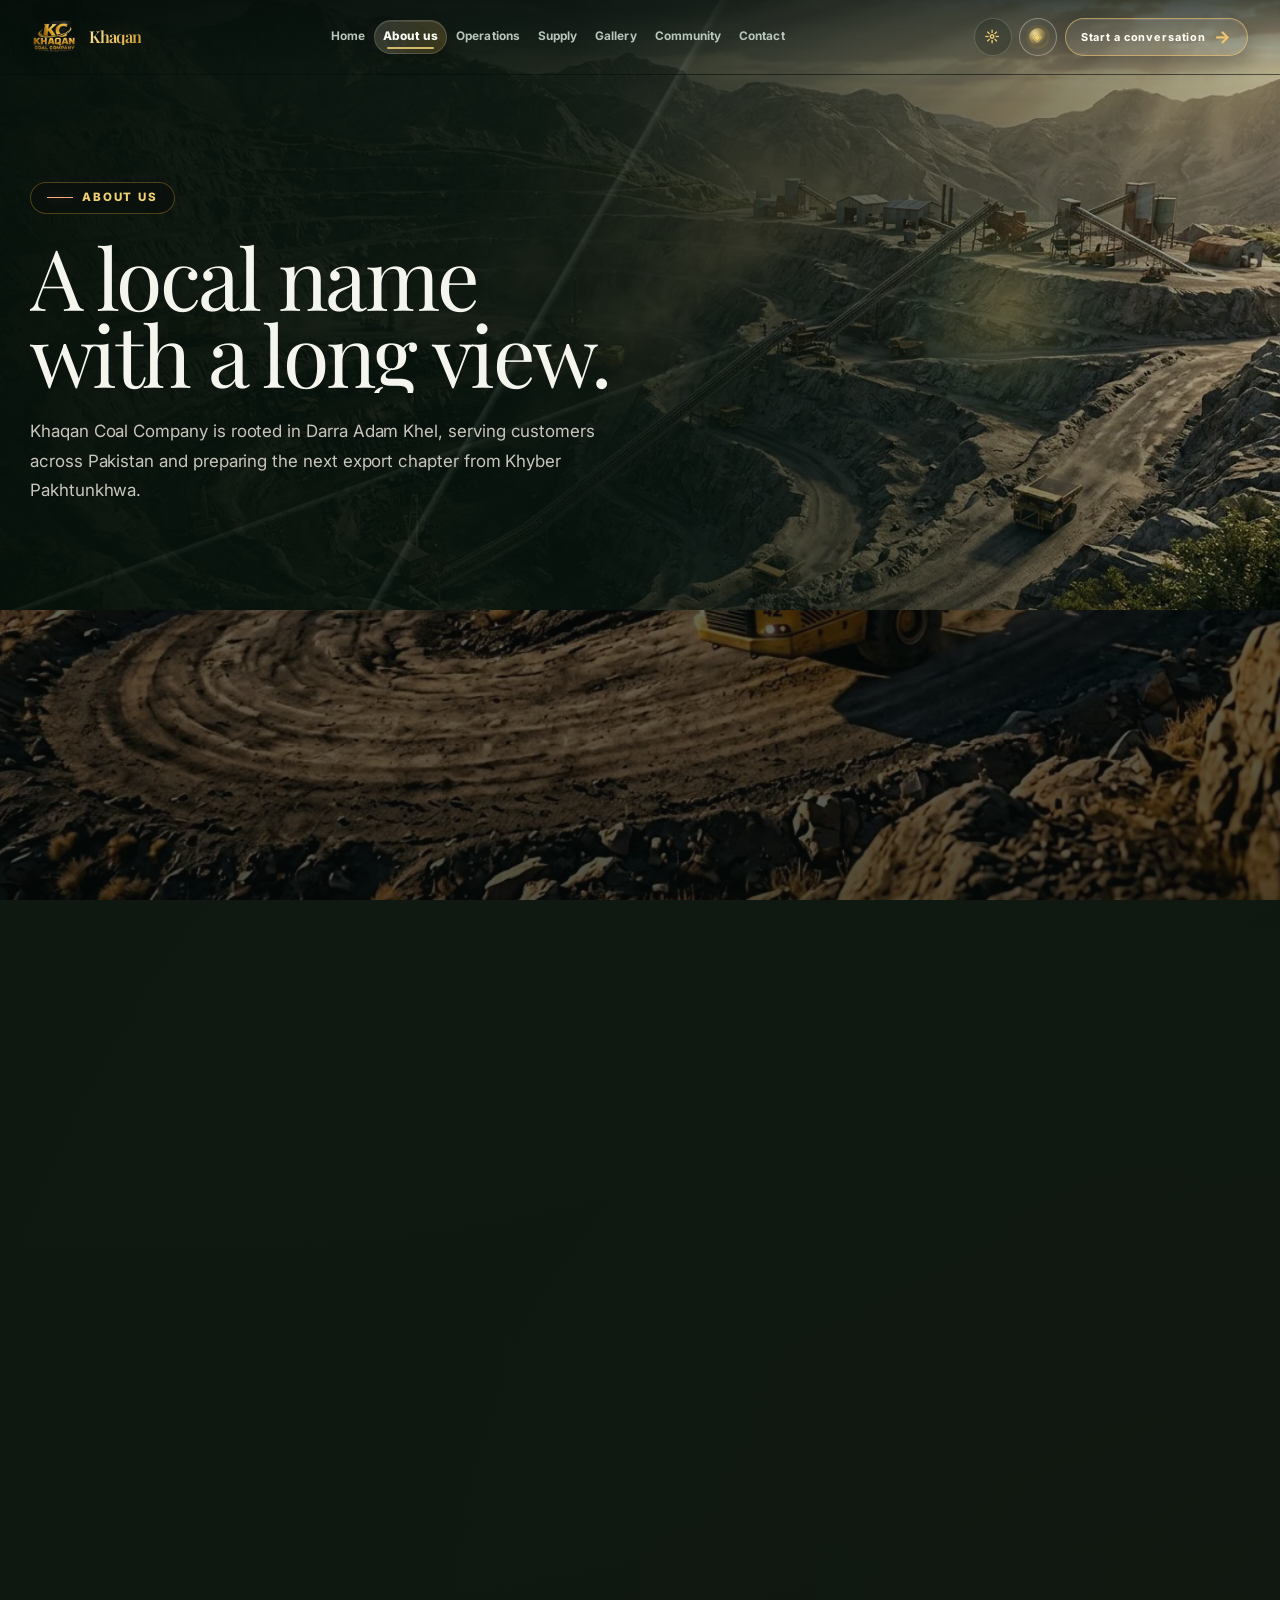
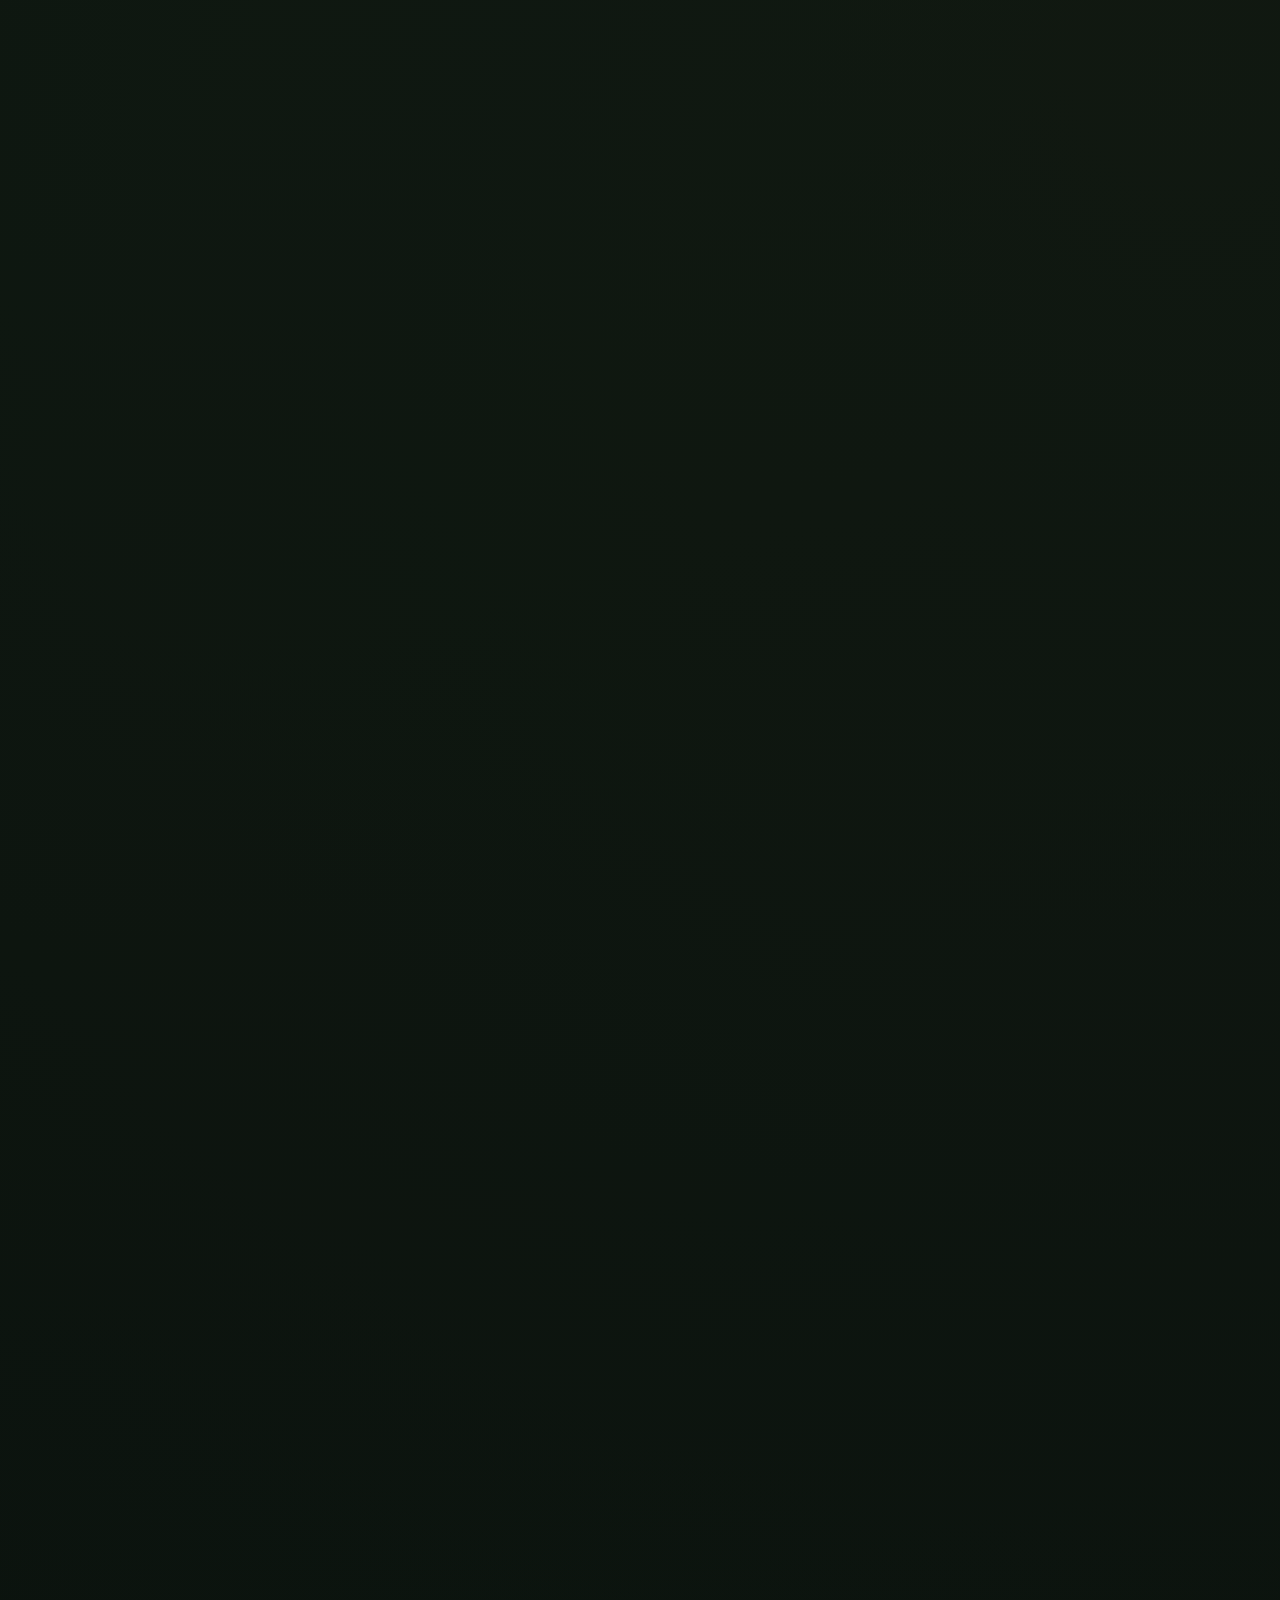
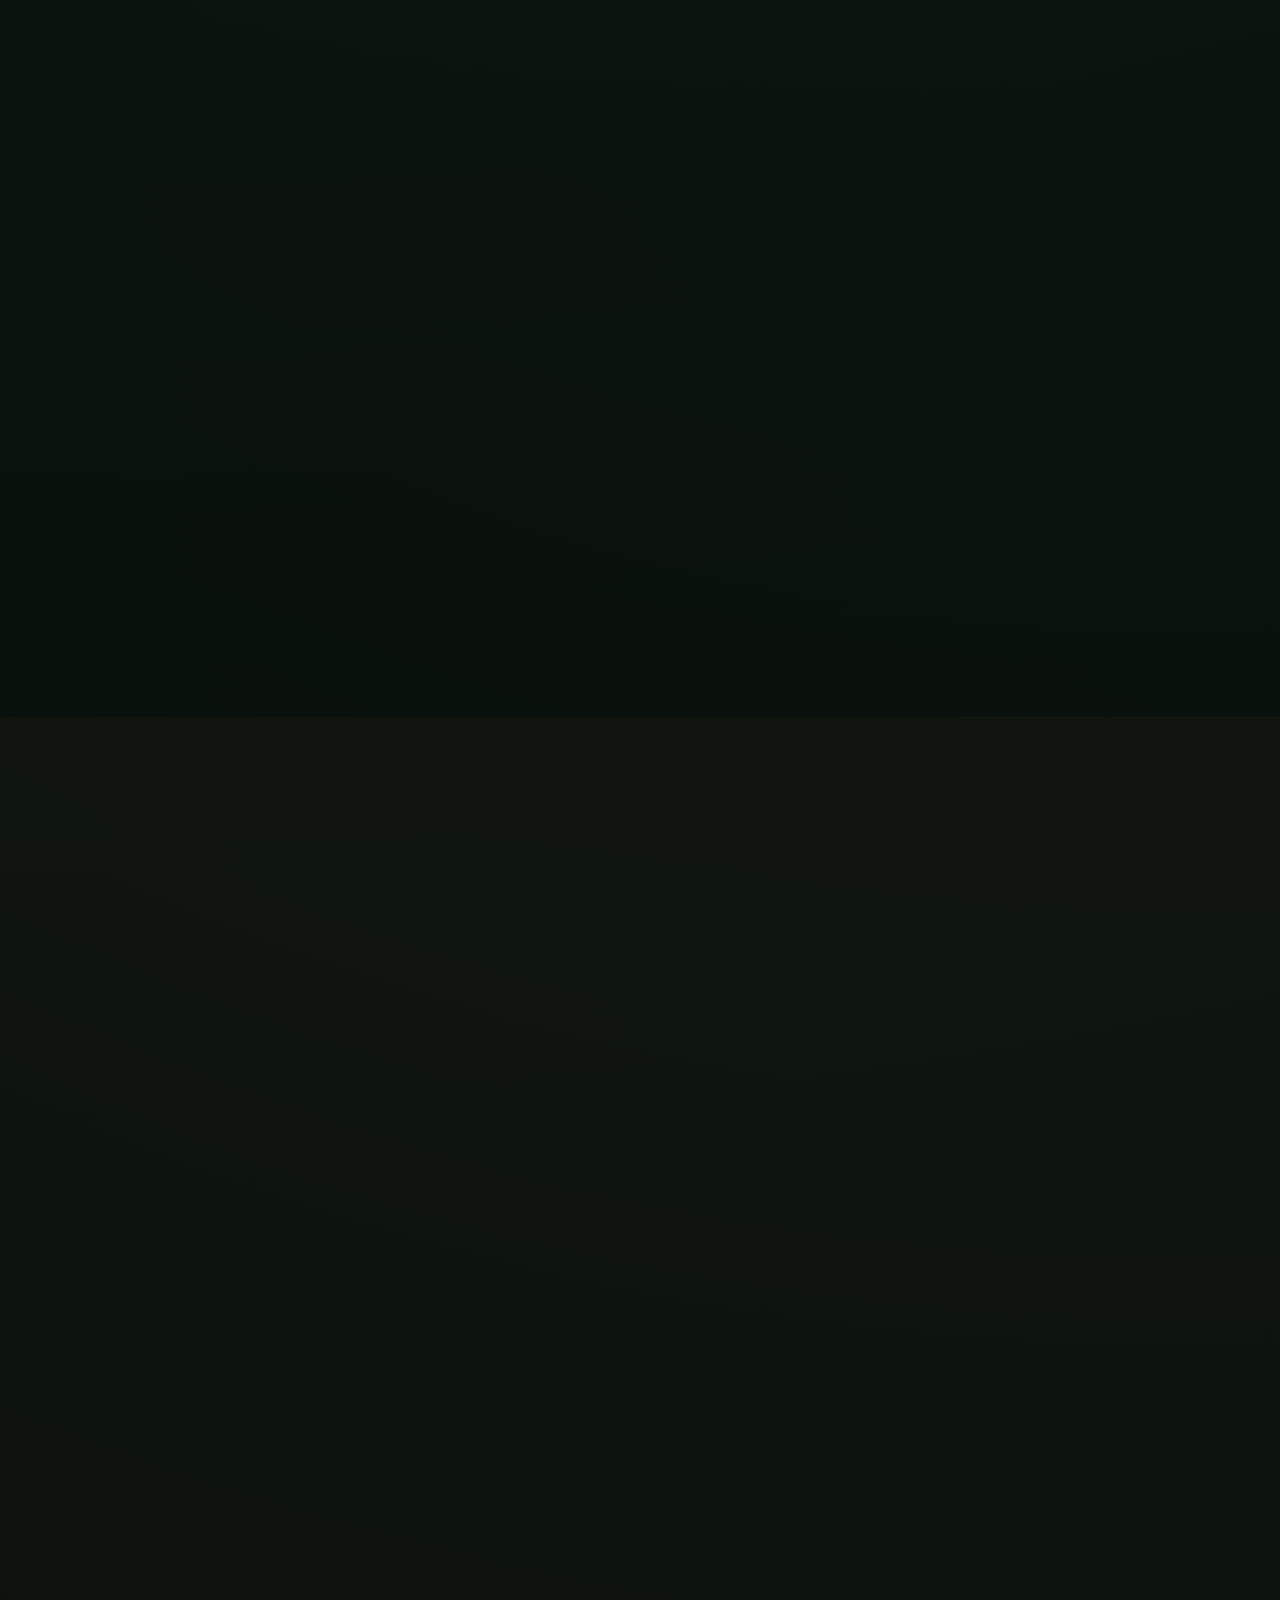
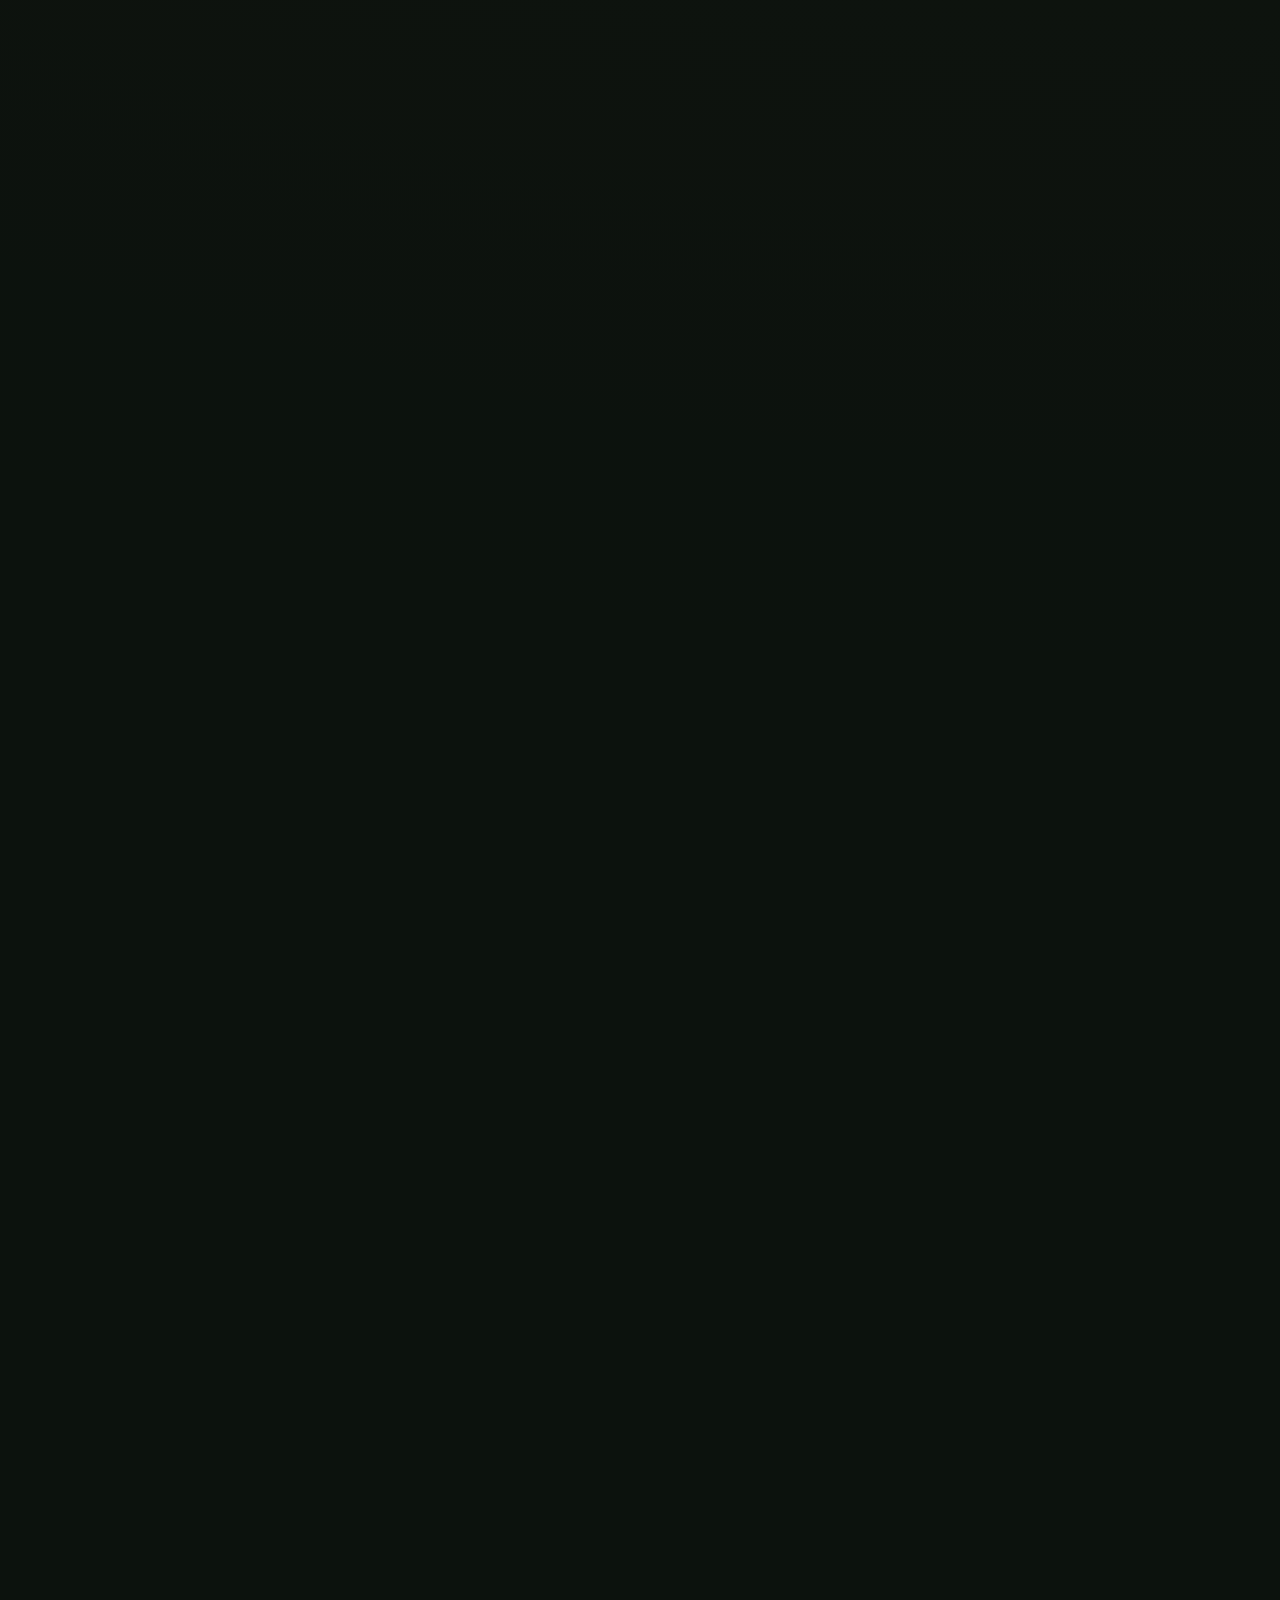
<file: profile.html>
<!doctype html>
<html lang="en">
<head>
  <meta charset="utf-8">
  <meta name="viewport" content="width=device-width, initial-scale=1">
  <title>About Us | Khaqan Coal Company Pvt. Ltd.</title>
  <meta name="description" content="Khaqan Coal Company — our story, our people, and our business performance.">
  <link rel="canonical" href="https://www.khaqancoalco.com/about">
  <meta http-equiv="refresh" content="0; url=about.html">
  <link rel="icon" href="favicon.png" type="image/png" sizes="128x128">
  <style>body{margin:0;min-height:100vh;display:grid;place-items:center;background:#0b0d0d;color:#f6f2e8;font-family:Georgia,serif}a{color:#f2c56e}</style><link rel="stylesheet" href="themes.css?v=18"><link rel="stylesheet" href="themes-marble.css?v=1" data-skin-stylesheet="marble" media="not all"><link rel="stylesheet" href="themes-obsidian.css?v=1" data-skin-stylesheet="obsidian" media="not all"><script>(function(){var skin=document.documentElement.dataset.skin||'signature';document.querySelectorAll('link[data-skin-stylesheet]').forEach(function(link){link.media=link.dataset.skinStylesheet===skin?'all':'not all';});})();</script><link rel="stylesheet" href="themes-shared.css?v=10">
</head>
<body>
  <p style="font-size:1.1rem">The business portfolio now lives on our <a href="about.html">About Us</a> page — taking you there…</p>
</body>
</html>
</file>
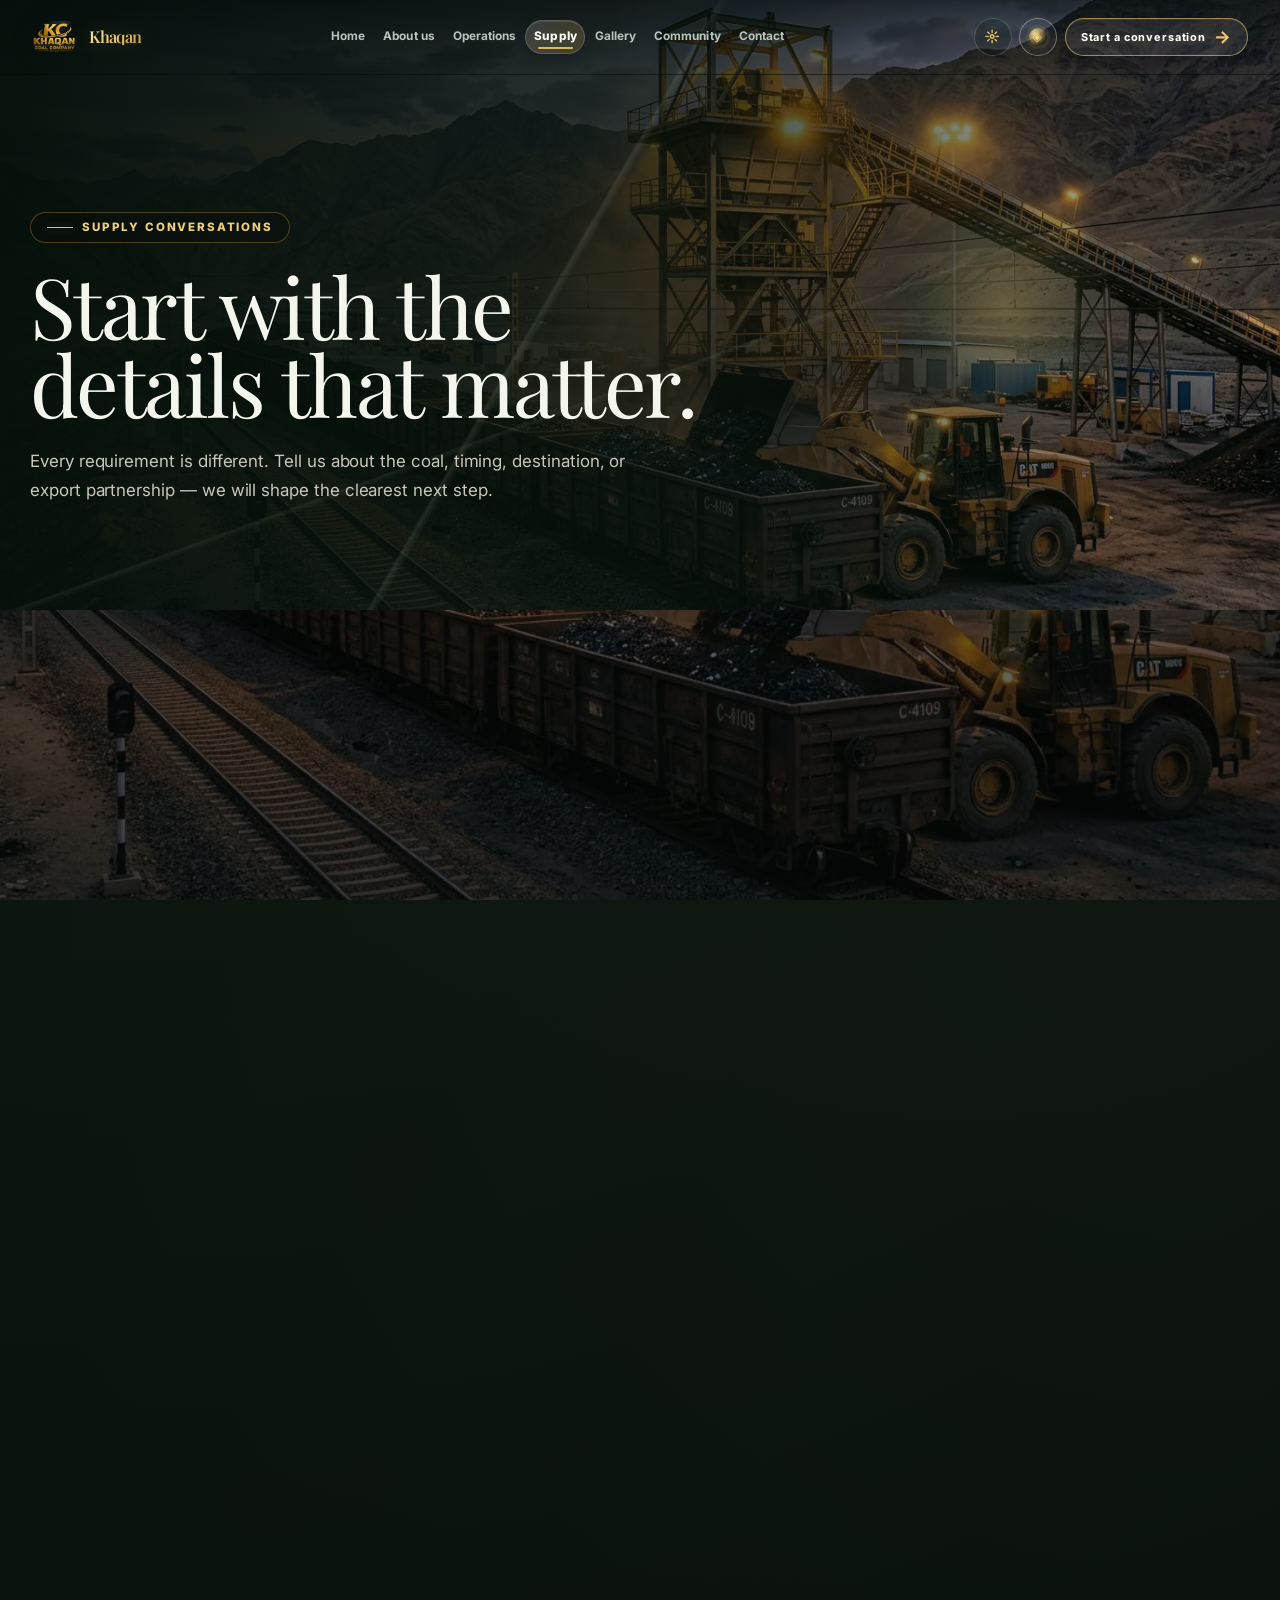
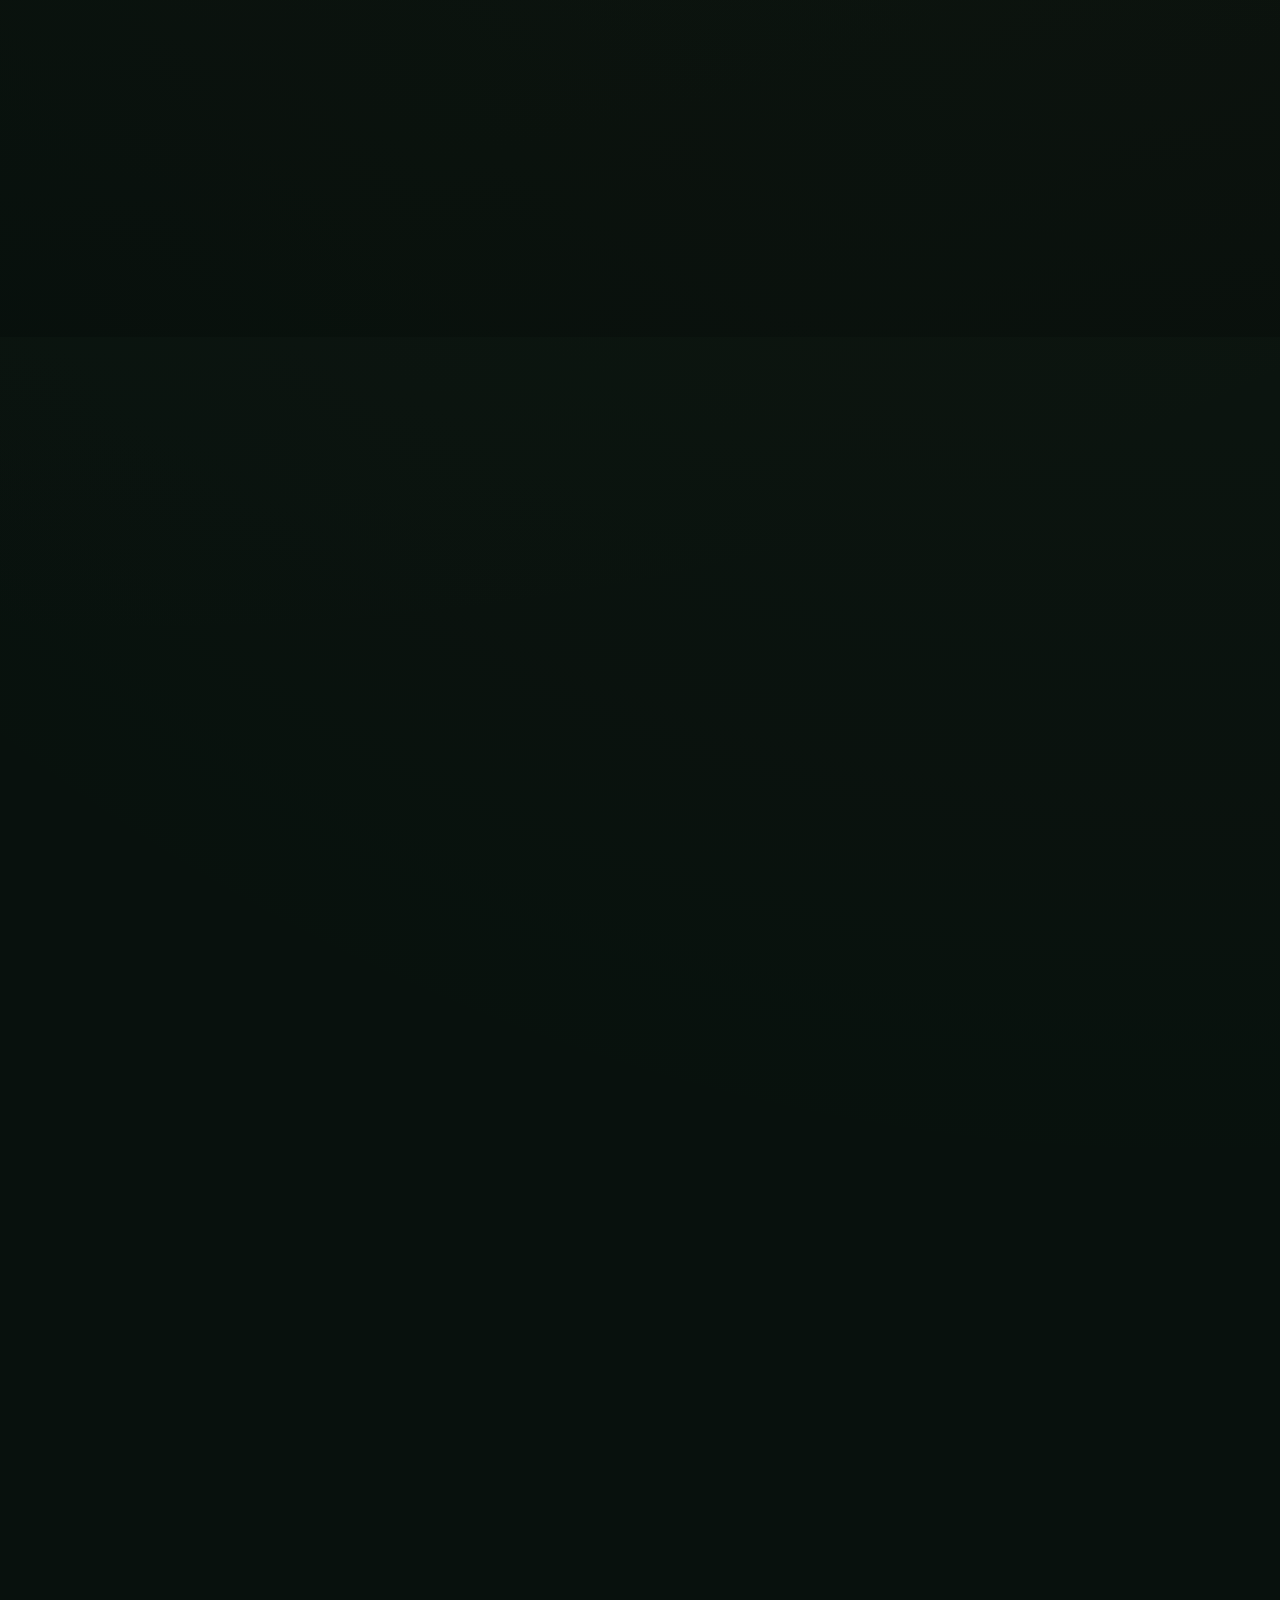
<file: supply.html>
<!doctype html>
<html lang="en">
<head><meta charset="utf-8"><meta name="viewport" content="width=device-width, initial-scale=1"><meta name="theme-color" content="#0b0d0d"><script>(function(){try{var s=localStorage.getItem('khaqanSkin');document.documentElement.dataset.skin=(s==='marble'||s==='obsidian')?s:'signature';var t=localStorage.getItem('khaqanTheme');document.documentElement.dataset.theme=(t==='day')?'day':'night';}catch(e){document.documentElement.dataset.skin='signature';document.documentElement.dataset.theme='night';}})();</script><meta name="description" content="Discuss coal supply requirements, specifications, scheduling, and partnerships with Khaqan Coal Company."><meta property="og:type" content="website"><meta property="og:title" content="Supply | Khaqan Coal Company Pvt. Ltd."><meta property="og:description" content="Discuss coal supply requirements, specifications, scheduling, and partnerships with Khaqan Coal Company."><meta property="og:site_name" content="Khaqan Coal Company"><meta property="og:image" content="https://www.khaqancoalco.com/media/og/supply.jpg?v=1"><meta property="og:image:width" content="1200"><meta property="og:image:height" content="630"><meta property="og:image:alt" content="Khaqan Coal Company - Supply: &quot;Start with the details that matter.&quot; over a night photograph from the site"><meta name="twitter:card" content="summary_large_image"><meta name="twitter:title" content="Supply | Khaqan Coal Company Pvt. Ltd."><meta name="twitter:description" content="Discuss coal supply requirements, specifications, scheduling, and partnerships with Khaqan Coal Company."><meta name="twitter:image" content="https://www.khaqancoalco.com/media/og/supply.jpg?v=1"><link rel="preconnect" href="https://fonts.googleapis.com"><link rel="preconnect" href="https://fonts.gstatic.com" crossorigin><link href="https://fonts.googleapis.com/css2?family=Playfair+Display:ital,wght@0,400..900;1,400..900&family=Inter:ital,wght@0,300..900;1,300..900&display=swap" rel="stylesheet" media="print" onload="this.media='all'">
  <noscript><link href="https://fonts.googleapis.com/css2?family=Playfair+Display:ital,wght@0,400..900;1,400..900&family=Inter:ital,wght@0,300..900;1,300..900&display=swap" rel="stylesheet"></noscript><link rel="icon" href="favicon.png" type="image/png" sizes="128x128"><link rel="icon" href="favicon.svg" type="image/svg+xml"><link rel="apple-touch-icon" href="media/icons/apple-touch-icon.png?v=1"><link rel="preload" as="image" href="media/cine/reel-rail.webp"><link rel="stylesheet" href="styles.css?v=5"><link rel="stylesheet" href="themes.css?v=18"><link rel="stylesheet" href="themes-marble.css?v=1" data-skin-stylesheet="marble" media="not all"><link rel="stylesheet" href="themes-obsidian.css?v=1" data-skin-stylesheet="obsidian" media="not all"><script>(function(){var skin=document.documentElement.dataset.skin||'signature';document.querySelectorAll('link[data-skin-stylesheet]').forEach(function(link){link.media=link.dataset.skinStylesheet===skin?'all':'not all';});})();</script><link rel="stylesheet" href="themes-shared.css?v=10"><link rel="manifest" href="site.webmanifest"><script type="speculationrules">{"prerender":[{"where":{"href_matches":"*.html"},"eagerness":"moderate"}]}</script><title>Supply | Khaqan Coal Company Pvt. Ltd.</title><link rel="canonical" href="https://www.khaqancoalco.com/supply">
<script type="application/ld+json">{"@context":"https://schema.org","@type":"WebPage","name":"Supply | Khaqan Coal Company Pvt. Ltd.","url":"https://www.khaqancoalco.com/supply","isPartOf":{"@type":"WebSite","name":"Khaqan Coal Company","url":"https://www.khaqancoalco.com/"},"about":{"@type":"Organization","name":"Khaqan Coal Company Pvt. Ltd.","url":"https://www.khaqancoalco.com/","address":{"@type":"PostalAddress","addressLocality":"Darra Adam Khel","addressRegion":"Khyber Pakhtunkhwa","addressCountry":"PK"}},"description":"Discuss coal supply requirements, specifications, scheduling, and partnerships with Khaqan Coal Company."}</script>
</head>
<body class="page-supply"><a class="skip-link" href="#main">Skip to content</a><div class="coal-page-bg" aria-hidden="true"><canvas class="cine-canvas"></canvas><img class="cine-src" src="media/cine/reel-rail.webp" alt="" width="1376" height="768" loading="lazy" decoding="async" fetchpriority="high"><img class="cine-src" src="media/cine/reel-conveyor.webp" alt="" width="1376" height="768" loading="lazy" decoding="async"><img class="cine-src" src="media/mine-3d-trucks.webp" alt="" width="1376" height="768" loading="lazy" decoding="async"><img class="cine-src" src="media/cine/reel-stockpile.webp" alt="" width="1376" height="768" loading="lazy" decoding="async"><img class="cine-src" src="media/coal-haul-truck.webp" alt="" width="1376" height="768" loading="lazy" decoding="async"><div class="cine-veil"></div></div>
  <header class="site-header" id="site-header"><div class="container nav-wrap header-bar"><a class="brand" href="index.html" aria-label="Khaqan Coal Company home"><picture class="brand-logo brand-logo-night"><source type="image/webp" srcset="media/logo-mark-128.webp?v=1 128w, media/logo-mark.webp?v=1 286w" sizes="(min-width: 1024px) 64px, 46px"><img src="media/logo-mark.png" alt="Khaqan Coal Company official logo" width="80" height="53" decoding="async"></picture><picture class="brand-logo brand-logo-day"><source type="image/webp" srcset="media/logo-mark-light-128.webp?v=1 128w, media/logo-mark-light.webp?v=1 286w" sizes="(min-width: 1024px) 64px, 46px"><img src="media/logo-mark-light.png" alt="Khaqan Coal Company official logo" width="80" height="53" decoding="async"></picture><span class="brand-name"><span data-cms="brandName">Khaqan</span><span class="brand-sub">Coal Company Pvt. Ltd.</span></span></a><nav class="main-nav" id="primary-nav" aria-label="Main navigation"><span class="nav-glide" aria-hidden="true"></span><a data-nav href="index.html">Home</a><a data-nav href="about.html">About us</a><a data-nav href="operations.html">Operations</a><a data-nav class="active" aria-current="page" href="supply.html">Supply</a><a data-nav href="gallery.html">Gallery</a><a data-nav href="community.html">Community</a><a data-nav href="contact.html">Contact</a><a class="btn btn-primary btn-arrow nav-drawer-cta" href="contact.html">Start a conversation</a></nav><div class="header-tools"><div class="nav-actions"><button class="theme-toggle" type="button" aria-label="Switch to day mode" aria-pressed="false"><span class="theme-toggle-icon" aria-hidden="true">☼</span><span class="theme-toggle-label">Day</span></button><div class="skin-switch"><button class="skin-toggle" type="button" aria-label="Choose brand theme" aria-expanded="false" aria-haspopup="menu" aria-controls="skin-menu"><span class="skin-toggle-icon" aria-hidden="true">◈</span><span class="skin-toggle-label">Theme</span></button><div class="skin-menu" id="skin-menu" role="menu" aria-label="Brand themes" aria-orientation="vertical" hidden><div class="skin-menu-head"><i></i>Brand themes</div><button class="skin-option" type="button" data-skin="signature" role="menuitemradio" aria-checked="true"><span class="skin-swatch skin-swatch-signature" aria-hidden="true"></span><span><b>Signature</b><small>Forest coal &amp; gold — the classic look</small></span><span class="skin-check" aria-hidden="true">✓</span></button><button class="skin-option" type="button" data-skin="marble" role="menuitemradio" aria-checked="false"><span class="skin-swatch skin-swatch-marble" aria-hidden="true"></span><span><b>Marble Gold</b><small>White marble &amp; gold by day, black marble by night</small></span><span class="skin-check" aria-hidden="true">✓</span></button><button class="skin-option" type="button" data-skin="obsidian" role="menuitemradio" aria-checked="false"><span class="skin-swatch skin-swatch-obsidian" aria-hidden="true"></span><span><b>Obsidian</b><small>Metallic black &amp; gold by night, platinum by day</small></span><span class="skin-check" aria-hidden="true">✓</span></button><div class="skin-menu-note">Day / night mode works inside every theme — use the <b>☼</b> toggle.</div></div></div></div><a class="nav-cta" href="contact.html">Start a conversation</a><button class="menu-toggle" type="button" aria-controls="primary-nav" aria-expanded="false" aria-label="Open navigation menu"><span class="nav-burger" aria-hidden="true"><i></i><i></i><i></i></span><span class="menu-toggle-text">Menu</span></button></div></div><div class="nav-scrim" aria-hidden="true"></div>
  <div class="nav-progress" aria-hidden="true"><span></span></div>
  </header>
  <main id="main" tabindex="-1">
    <section class="page-hero"><div class="page-hero-orb"></div><div class="container page-hero-content reveal visible"><span class="eyebrow">Supply conversations</span><h1>Start with the details that matter.</h1><p class="lede">Every requirement is different. Tell us about the coal, timing, destination, or export partnership — we will shape the clearest next step.</p></div></section>

    <section class="section section-dark"><div class="container supply-intro"><div class="supply-copy reveal"><span class="eyebrow">A better handoff</span><h2>Clear requirements make dependable supply.</h2><p>Whether you are making a one-time enquiry or looking for a relationship you can build on, the best place to start is a straightforward conversation.</p><p>Khaqan Coal Company brings local knowledge from Darra Adam Khel, practical coordination, and the personal attention of a team that values its word.</p><a class="btn btn-primary btn-arrow" href="contact.html">Share your requirement</a></div><div class="supply-board interactive-tilt reveal delay-1" aria-label="Illustrated supply route from Darra Adam Khel to customer site"><div class="cine-scene supply-scene"><div class="cine-scene-img" style="background-image:url('media/cine/reel-rail.webp')"></div><div class="cine-scene-shade"></div><div class="cine-scene-glint"></div></div><div class="supply-board-top"><span>Supply signal</span><strong><i></i> Local network online</strong></div><div class="supply-route"><div class="route-node active"><b>01</b><span>Source</span></div><div class="route-rail"><i></i></div><div class="route-node active"><b>02</b><span>Align</span></div><div class="route-rail"><i></i></div><div class="route-node"><b>03</b><span>Dispatch</span></div></div><div class="supply-board-note"><span>FROM</span><strong>Darra Adam Khel</strong><em>→</em><span>TO</span><strong>Your site</strong></div></div></div></section>

    <section class="section section-soft"><div class="container"><div class="section-head reveal"><div><span class="eyebrow">What we can discuss</span><h2>Bring us the whole picture.</h2></div><p>The more we understand about your requirement, the more useful our response can be.</p></div><div class="spec-grid supply-cards reveal delay-1"><article class="spec-card"><div class="icon"><svg width="25" height="25" viewBox="0 0 24 24" fill="none" stroke="currentColor" stroke-width="1.6"><path d="M4 6h16v12H4zM8 6V4h8v2M8 10h8M8 14h5"/></svg></div><h3>Material & use</h3><p>Share the coal type, intended use, preferred grade, or any other specification that matters to you.</p></article><article class="spec-card"><div class="icon"><svg width="25" height="25" viewBox="0 0 24 24" fill="none" stroke="currentColor" stroke-width="1.6"><path d="M3 7h18M5 3h14v18H5zM8 11h8M8 15h5"/></svg></div><h3>Volume & timing</h3><p>Let us know the quantity you are considering and whether the requirement is immediate, recurring, or planned.</p></article><article class="spec-card"><div class="icon"><svg width="25" height="25" viewBox="0 0 24 24" fill="none" stroke="currentColor" stroke-width="1.6"><path d="M3 6h11v11H3zM14 10h4l3 3v4h-7z"/><circle cx="7" cy="19" r="2"/><circle cx="18" cy="19" r="2"/></svg></div><h3>Destination</h3><p>Tell us where the supply needs to go so the delivery conversation starts with the right context.</p></article><article class="spec-card"><div class="icon"><svg width="25" height="25" viewBox="0 0 24 24" fill="none" stroke="currentColor" stroke-width="1.6"><path d="M12 3 4 7v5c0 4.7 3.4 7.6 8 9 4.6-1.4 8-4.3 8-9V7l-8-4Z"/><path d="m8.5 12 2.2 2.2 4.8-4.8"/></svg></div><h3>Your priorities</h3><p>Quality, clarity, continuity, or responsiveness — tell us what a good supply partnership looks like to you.</p></article></div></div></section>

    <section class="section section-earth"><div class="container editorial-grid"><aside class="sticky-label reveal"><span class="eyebrow">A simple start</span><h2>No unnecessary detours.</h2><p>We keep the first conversation practical so both sides know where they stand.</p></aside><div class="numbered-list reveal delay-1"><article class="numbered-item"><b>01</b><div><h3>Send the requirement</h3><p>Use the enquiry form to give us the essentials. A phone or WhatsApp number helps us respond directly.</p></div></article><article class="numbered-item"><b>02</b><div><h3>Talk through the details</h3><p>We will clarify what matters and identify the most useful route forward for your specific need.</p></div></article><article class="numbered-item"><b>03</b><div><h3>Build from the first order</h3><p>Good supply is built one clear handoff at a time. We aim to make the next conversation even easier.</p></div></article></div></div></section>


    <section class="section section-dark transport-section"><div class="container"><div class="section-head reveal" data-section-copy="supply:transport"><div><span class="eyebrow">Distribution & export</span><h2>From coal stock to the next market.</h2></div><p>Transportation is part of the supply promise — from mine-site haulage to rail and onward movement as Khaqan opens its export chapter.</p></div><div class="transport-grid reveal delay-1"><figure class="transport-card" data-media-slot="supply:transport:1"><picture><source type="image/webp" srcset="media/coal-haul-truck.webp"><img src="media/coal-haul-truck.jpg" width="1600" height="1067" alt="Large coal haul truck at an open-cut mine" loading="lazy" decoding="async"></picture><figcaption><span>Mine to road</span><strong>Heavy haul, planned movement.</strong></figcaption></figure><figure class="transport-card" data-media-slot="supply:transport:2"><picture><source type="image/webp" srcset="media/coal-mine-transport-768.webp 768w, media/coal-mine-transport.webp 1600w" sizes="(min-width: 1300px) 540px, (min-width: 1000px) 420px, (min-width: 640px) 94vw, 92vw"><img src="media/coal-mine-transport.jpg" width="1600" height="1200" alt="Heavy coal haul trucks moving through a terraced mine" loading="lazy" decoding="async"></picture><figcaption><span>Coal by truck</span><strong>From the mine to market.</strong></figcaption></figure><figure class="transport-card transport-card-hd" data-media-slot="supply:transport:3"><picture><source type="image/webp" srcset="media/cine/reel-rail.webp"><img src="media/cine/reel-rail.jpg" width="1376" height="768" alt="3D render of coal wagons being loaded at a mountain railhead at dusk" loading="lazy" decoding="async"></picture><span class="transport-card-glitch" aria-hidden="true"></span><figcaption><span>Coal by rail · 3D field frame</span><strong>Onward to the next market.</strong></figcaption></figure></div></div></section>

    <section class="section section-dark"><div class="container callout reveal"><div><span class="eyebrow">Ready when you are</span><h2>Let’s make your next supply conversation simple.</h2><p>Reach Khaqan Coal Company from Darra Adam Khel, Khyber Pakhtunkhwa.</p></div><a class="btn btn-primary btn-arrow" href="contact.html">Contact the team</a></div></section>
    <section class="section section-soft managed-media-section"><div class="container"><div class="section-head reveal" data-section-copy="supply:gallery"><div><span class="eyebrow">From our media library</span><h2>Fresh from the field.</h2></div><p>Photos added by the Khaqan team appear here — updated from the Control Room.</p></div><div class="managed-media reveal delay-1" data-managed-media="supply"><p class="managed-media-empty">No featured media yet. The team can add photos from the Control Room.</p></div></div></section>
  </main>
  <footer class="footer"><div class="container footer-top"><div class="footer-intro"><a class="brand" href="index.html"><picture class="brand-logo brand-logo-night"><source type="image/webp" srcset="media/logo-mark-128.webp?v=1 128w, media/logo-mark-260.webp?v=1 260w, media/logo-mark.webp?v=1 286w" sizes="(min-width: 1024px) 120px, 88px"><img src="media/logo-mark.png" alt="Khaqan Coal Company official logo" width="80" height="53" decoding="async"></picture><picture class="brand-logo brand-logo-day"><source type="image/webp" srcset="media/logo-mark-light-128.webp?v=1 128w, media/logo-mark-light-260.webp?v=1 260w, media/logo-mark-light.webp?v=1 286w" sizes="(min-width: 1024px) 134px, 96px"><img src="media/logo-mark-light.png" alt="Khaqan Coal Company official logo" width="80" height="53" decoding="async"></picture><span class="brand-name"><span data-cms="brandName">Khaqan</span><span class="brand-sub">Coal Company Pvt. Ltd.</span></span></a><p>A trusted coal supplier rooted in Darra Adam Khel, Khyber Pakhtunkhwa, Pakistan.</p></div><div><h4>Explore</h4><div class="footer-links"><a href="index.html">Home</a><a href="about.html">Our story</a><a href="operations.html">Operations</a><a href="about.html">About us</a><a href="community.html">Community</a></div></div><div><h4>Supply</h4><div class="footer-links"><a href="supply.html">Supply conversations</a><a href="contact.html">Request a quote</a><a href="contact.html">Contact the team</a></div></div><div><h4>Based in</h4><div class="footer-links"><span>Darra Adam Khel</span><span>Khyber Pakhtunkhwa</span><span>Pakistan</span></div></div></div><div class="container footer-bottom"><span>© <span data-year>2026</span> Khaqan Coal Company. All rights reserved.</span><span>Proudly owned by the Akkhurwal Qom.</span></div></footer><script src="supabase-config.js?v=1"></script><script src="cloud.js?v=12"></script><script src="script.js?v=34"></script>
</body></html>
</file>
<file: styles.css>
:root {
  --ink: #f6f2e8;
  --ink-soft: #b8b4aa;
  --coal: #0b0d0d;
  --coal-2: #111513;
  --coal-3: #171c19;
  --line: rgba(246, 242, 232, .12);
  --line-strong: rgba(246, 242, 232, .2);
  --sand: #d6c19a;
  --sand-2: #f0dfbb;
  --ember: #ef6b3d;
  --ember-2: #ff9a63;
  --moss: #859d6c;
  --yellow: #f2c56b;
  --shadow: 0 25px 80px rgba(0,0,0,.38);
  --radius: 24px;
  --radius-sm: 14px;
  --max: 1180px;
}

* { box-sizing: border-box; }
html { scroll-behavior: smooth; }
body {
  margin: 0;
  color: var(--ink);
  background: var(--coal);
  font-family: Inter, ui-sans-serif, system-ui, -apple-system, BlinkMacSystemFont, "Segoe UI", sans-serif;
  line-height: 1.55;
  -webkit-font-smoothing: antialiased;
  overflow-x: hidden;
}
a { color: inherit; text-decoration: none; }
button, input, select, textarea { font: inherit; }
button { cursor: pointer; }
::selection { color: var(--coal); background: var(--yellow); }

.container { width: min(calc(100% - 48px), var(--max)); margin: 0 auto; }
.eyebrow {
  display: inline-flex;
  align-items: center;
  gap: 9px;
  color: var(--sand);
  font-size: .72rem;
  font-weight: 800;
  letter-spacing: .16em;
  line-height: 1;
  text-transform: uppercase;
}
.eyebrow::before { content: ""; width: 26px; height: 1px; background: var(--ember); display: block; }
.display, h1, h2, h3, .brand-name { font-family: Georgia, "Times New Roman", serif; font-weight: 400; letter-spacing: -.045em; }
.display { font-size: clamp(3.4rem, 7.6vw, 7.2rem); line-height: .9; margin: 24px 0 28px; max-width: 850px; }
h1 { font-size: clamp(3rem, 6vw, 6.2rem); line-height: .92; margin: 24px 0; }
h2 { font-size: clamp(2.25rem, 4.6vw, 4.8rem); line-height: .96; margin: 16px 0 20px; }
h3 { font-size: 1.55rem; line-height: 1.05; margin: 0 0 11px; }
p { margin: 0 0 18px; color: var(--ink-soft); }
.lede { max-width: 610px; font-size: clamp(1rem, 1.55vw, 1.18rem); line-height: 1.75; }
.text-link { color: var(--sand-2); font-weight: 700; font-size: .92rem; display: inline-flex; align-items: center; gap: 10px; }
.text-link::after { content: "↗"; color: var(--ember-2); font-size: 1.1em; transition: transform .2s ease; }
.text-link:hover::after { transform: translate(3px, -3px); }

.site-header {
  position: absolute;
  z-index: 10;
  inset: 0 0 auto;
  padding: 24px 0;
}
.site-header.scrolled { position: fixed; background: rgba(11,13,13,.84); backdrop-filter: blur(15px); border-bottom: 1px solid var(--line); padding: 14px 0; animation: navIn .3s ease both; }
@keyframes navIn { from { transform: translateY(-10px); opacity: 0; } to { transform: translateY(0); opacity: 1; } }
.nav-wrap { display: flex; align-items: center; justify-content: space-between; gap: 18px; }
.main-nav { margin-inline: auto; }
.nav-actions { display: inline-flex; align-items: center; gap: 8px; }
.brand { display: inline-flex; align-items: center; gap: 11px; min-width: 0; }
.brand-mark { width: 38px; height: 38px; color: var(--yellow); flex: 0 0 auto; }
.brand-name { font-size: 1.28rem; line-height: .9; color: var(--ink); }
.brand-sub { display: block; margin-top: 4px; color: var(--ink-soft); font-family: Inter, sans-serif; font-size: .52rem; letter-spacing: .19em; font-weight: 800; text-transform: uppercase; }
.main-nav { display: flex; align-items: center; gap: 28px; }
.main-nav a { color: #bbb9b1; font-size: .83rem; font-weight: 650; transition: color .2s ease; }
.main-nav a:hover, .main-nav a.active { color: var(--ink); }
.main-nav a.active::after { content: ""; display: block; width: 5px; height: 5px; margin: 5px auto 0; border-radius: 50%; background: var(--ember); }
.nav-cta { display: inline-flex; align-items: center; gap: 9px; padding: 11px 16px; border: 1px solid var(--line-strong); border-radius: 999px; font-size: .8rem; font-weight: 750; transition: background .2s ease, border-color .2s ease, transform .2s ease; }
.nav-cta::after { content: "→"; color: var(--yellow); font-size: 1.1rem; }
.nav-cta:hover { background: rgba(246,242,232,.08); border-color: rgba(246,242,232,.38); transform: translateY(-2px); }
.menu-toggle { display: none; border: 0; background: none; color: var(--ink); font-size: 1.8rem; line-height: 1; }

.btn { display: inline-flex; align-items: center; justify-content: center; gap: 11px; border-radius: 999px; border: 1px solid transparent; padding: 14px 21px; font-size: .84rem; font-weight: 800; transition: transform .22s ease, background .22s ease, color .22s ease, border-color .22s ease; }
.btn:hover { transform: translateY(-3px); }
.btn-primary { color: var(--coal); background: var(--yellow); }
.btn-primary:hover { background: var(--sand-2); }
.btn-quiet { color: var(--ink); border-color: var(--line-strong); background: rgba(255,255,255,.02); }
.btn-quiet:hover { border-color: var(--sand); background: rgba(255,255,255,.08); }
.btn-arrow::after { content: "↗"; font-size: 1rem; }

.hero { min-height: 800px; position: relative; overflow: hidden; display: flex; align-items: center; background: radial-gradient(circle at 70% 32%, rgba(80,71,46,.26), transparent 32%), linear-gradient(112deg, #0a0d0c 0%, #121817 59%, #222218 100%); }
.hero::before { content: ""; position: absolute; inset: 0; opacity: .32; background-image: linear-gradient(rgba(255,255,255,.035) 1px, transparent 1px), linear-gradient(90deg, rgba(255,255,255,.035) 1px, transparent 1px); background-size: 68px 68px; mask-image: linear-gradient(to right, black 0%, transparent 90%); }
.hero::after { content: ""; position: absolute; inset: auto 0 0; height: 35%; background: linear-gradient(transparent, var(--coal)); pointer-events: none; }
.hero-content { position: relative; z-index: 2; padding: 160px 0 125px; }
.hero-copy { width: 58%; }
.hero h1 span { color: var(--yellow); font-style: italic; }
.hero .lede { color: #c3c1b7; }
.hero-actions { display: flex; gap: 12px; flex-wrap: wrap; margin-top: 34px; }
.hero-note { display: flex; align-items: center; gap: 11px; margin-top: 48px; color: var(--ink-soft); font-size: .75rem; letter-spacing: .03em; }
.hero-note i { width: 8px; height: 8px; border-radius: 50%; background: var(--ember); box-shadow: 0 0 0 6px rgba(239,107,61,.11); }

.mountain-art { position: absolute; z-index: 1; right: -2%; bottom: -1px; width: 57%; min-width: 530px; height: 86%; pointer-events: none; }
.mountain-art svg { width: 100%; height: 100%; overflow: visible; }
.mountain-art .sun { animation: sunPulse 5s ease-in-out infinite; transform-origin: 72% 27%; }
@keyframes sunPulse { 0%,100% { opacity: .72; transform: scale(1); } 50% { opacity: .95; transform: scale(1.06); } }
.mountain-art .dust { animation: dustFloat 8s ease-in-out infinite; transform-box: fill-box; transform-origin: center; }
.mountain-art .dust:nth-child(2) { animation-delay: -2s; }
.mountain-art .dust:nth-child(3) { animation-delay: -5s; }
@keyframes dustFloat { 0%,100% { opacity: 0; transform: translate(0, 18px); } 25%,75% { opacity: .75; } 50% { opacity: .35; transform: translate(10px, -8px); } }

.section { position: relative; padding: 120px 0; }
.section-tight { padding: 74px 0; }
.section-dark { background: var(--coal); }
.section-soft { background: #101513; }
.section-earth { background: #1b1a14; }
.section-head { display: flex; align-items: flex-end; justify-content: space-between; gap: 30px; margin-bottom: 58px; }
.section-head > div:first-child { max-width: 670px; }
.section-head p { max-width: 470px; }
.rule { height: 1px; background: var(--line); }

.intro-grid { display: grid; grid-template-columns: 1.1fr .9fr; gap: 90px; align-items: start; }
.intro-copy h2 { max-width: 680px; }
.intro-copy p { max-width: 560px; }
.pullquote { margin: 42px 0 0; padding: 22px 0 0 25px; border-left: 2px solid var(--ember); color: var(--sand-2); font-family: Georgia, serif; font-size: 1.38rem; line-height: 1.35; max-width: 480px; }
.pullquote small { display: block; margin-top: 15px; color: var(--ink-soft); font-family: Inter, sans-serif; font-size: .71rem; letter-spacing: .12em; text-transform: uppercase; }
.feature-stack { display: grid; gap: 14px; }
.feature-card { display: flex; gap: 18px; align-items: flex-start; padding: 21px 0; border-top: 1px solid var(--line); }
.feature-card:last-child { border-bottom: 1px solid var(--line); }
.feature-number { color: var(--ember-2); font-family: Georgia, serif; font-size: 1rem; }
.feature-card h3 { font-size: 1.25rem; }
.feature-card p { font-size: .89rem; line-height: 1.6; margin: 0; }

.mini-stats { display: grid; grid-template-columns: repeat(4, 1fr); border-top: 1px solid var(--line); border-bottom: 1px solid var(--line); }
.mini-stat { padding: 25px 18px; border-right: 1px solid var(--line); }
.mini-stat:last-child { border-right: 0; }
.mini-stat strong { display: block; color: var(--sand-2); font-family: Georgia, serif; font-size: 2.1rem; font-weight: 400; letter-spacing: -.05em; }
.mini-stat span { color: var(--ink-soft); font-size: .75rem; }

.pathway { display: grid; grid-template-columns: repeat(3, 1fr); gap: 1px; background: var(--line); border: 1px solid var(--line); }
.path-card { position: relative; min-height: 290px; padding: 30px; background: var(--coal-2); overflow: hidden; }
.path-card::after { content: attr(data-step); position: absolute; right: 22px; top: 17px; color: rgba(246,242,232,.1); font-family: Georgia, serif; font-size: 5.3rem; line-height: 1; }
.path-icon { display: grid; place-items: center; width: 48px; height: 48px; margin-bottom: 38px; border: 1px solid var(--line-strong); border-radius: 50%; color: var(--yellow); }
.path-icon svg { width: 22px; height: 22px; }
.path-card p { font-size: .88rem; max-width: 280px; }

.marquee { overflow: hidden; border-top: 1px solid var(--line); border-bottom: 1px solid var(--line); background: #0e1210; }
.marquee-track { display: flex; width: max-content; padding: 17px 0; animation: marquee 30s linear infinite; }
.marquee-item { display: inline-flex; align-items: center; gap: 22px; padding: 0 24px; color: var(--sand); font-size: .7rem; font-weight: 800; letter-spacing: .16em; text-transform: uppercase; }
.marquee-item::after { content: "◆"; color: var(--ember); font-size: .55rem; }
@keyframes marquee { to { transform: translateX(-50%); } }

.callout { display: grid; grid-template-columns: 1fr auto; align-items: center; gap: 35px; padding: 48px 52px; background: linear-gradient(100deg, #25241c, #171914); border: 1px solid rgba(214,193,154,.2); border-radius: var(--radius); box-shadow: var(--shadow); }
.callout h2 { max-width: 650px; margin-bottom: 0; font-size: clamp(2.1rem, 4vw, 3.7rem); }
.callout p { max-width: 600px; margin: 15px 0 0; }

.page-hero { position: relative; min-height: 570px; display: flex; align-items: flex-end; overflow: hidden; background: radial-gradient(circle at 85% 10%, rgba(239,107,61,.16), transparent 26%), linear-gradient(115deg, #0a0d0c, #19201d); }
.page-hero::before { content: ""; position: absolute; inset: 0; background-image: linear-gradient(120deg, transparent 45%, rgba(214,193,154,.1) 45.1%, transparent 45.6%), linear-gradient(160deg, transparent 59%, rgba(214,193,154,.07) 59.2%, transparent 59.6%); opacity: .6; }
.page-hero-content { position: relative; z-index: 1; width: 100%; padding: 160px 0 82px; }
.page-hero h1 { max-width: 760px; }
.page-hero .lede { max-width: 615px; }
.page-hero-orb { position: absolute; right: 12%; top: 31%; width: 240px; height: 240px; border-radius: 50%; background: radial-gradient(circle, rgba(242,197,107,.36), rgba(242,197,107,.03) 64%, transparent 65%); filter: blur(1px); animation: orb 6s ease-in-out infinite; }
@keyframes orb { 50% { transform: translateY(-15px) scale(1.05); opacity: .75; } }

.editorial-grid { display: grid; grid-template-columns: .75fr 1.25fr; gap: 88px; }
.editorial-grid > aside { position: relative; }
.sticky-label { position: sticky; top: 100px; }
.sticky-label h2 { font-size: clamp(2.2rem, 4vw, 4rem); }
.sticky-label p { max-width: 290px; }
.numbered-list { display: grid; gap: 0; }
.numbered-item { display: grid; grid-template-columns: 58px 1fr; gap: 22px; padding: 32px 0; border-top: 1px solid var(--line); }
.numbered-item:last-child { border-bottom: 1px solid var(--line); }
.numbered-item > b { color: var(--ember-2); font-family: Georgia, serif; font-size: 1.1rem; font-weight: 400; }
.numbered-item p { max-width: 550px; margin: 0; font-size: .94rem; }

.person-card { display: grid; grid-template-columns: 1fr 1fr; min-height: 420px; overflow: hidden; border: 1px solid var(--line); border-radius: var(--radius); background: #151916; }
.portrait { position: relative; overflow: hidden; min-height: 360px; background: #27271f; }
.portrait::before { content: ""; position: absolute; inset: 0; background: radial-gradient(circle at 53% 37%, rgba(240,223,187,.85) 0 8%, transparent 8.4%), radial-gradient(ellipse at 52% 45%, #b88359 0 17%, transparent 17.4%), radial-gradient(ellipse at 52% 81%, #1c2220 0 34%, transparent 34.4%), linear-gradient(146deg, transparent 50%, rgba(0,0,0,.42) 50.2%), linear-gradient(160deg, #5a6454, #28251e 60%); filter: saturate(.75); }
.portrait::after { content: "AK"; position: absolute; right: 25px; bottom: 13px; color: rgba(246,242,232,.15); font-family: Georgia, serif; font-size: 7rem; letter-spacing: -.1em; }
.person-info { display: flex; flex-direction: column; justify-content: center; padding: 48px; }
.person-info h2 { font-size: 3.2rem; }
.person-info .role { color: var(--yellow); font-size: .74rem; font-weight: 800; letter-spacing: .14em; text-transform: uppercase; }
.person-info p { font-size: .95rem; }
.signature { margin-top: 18px; color: var(--sand); font-family: Georgia, serif; font-size: 1.4rem; font-style: italic; }

.process-grid { display: grid; grid-template-columns: 1fr 1fr; gap: 16px; }
.process-panel { min-height: 500px; padding: 36px; border: 1px solid var(--line); border-radius: var(--radius); background: #121715; }
.process-panel h3 { font-size: 2rem; }
.process-panel > p { max-width: 420px; }
.process-list { margin-top: 35px; padding: 0; list-style: none; }
.process-list li { display: grid; grid-template-columns: 30px 1fr; gap: 13px; align-items: start; padding: 15px 0; border-top: 1px solid var(--line); color: var(--ink-soft); font-size: .9rem; }
.process-list li::before { content: "✓"; display: grid; place-items: center; width: 22px; height: 22px; border-radius: 50%; color: var(--coal); background: var(--yellow); font-size: .72rem; font-weight: 900; }

.mine-animation { position: relative; height: 310px; margin-top: 25px; overflow: hidden; border: 1px solid rgba(214,193,154,.14); border-radius: 18px; background: radial-gradient(ellipse at 42% 55%, rgba(90,73,41,.22), transparent 46%), #0a0c0c; }
.mine-animation::before { content: ""; position: absolute; inset: 0; background-image: radial-gradient(circle, rgba(255,255,255,.45) 0 1px, transparent 1.5px); background-size: 51px 47px; opacity: .25; animation: stars 12s linear infinite; }
@keyframes stars { to { background-position: 50px 47px; } }
.tunnel { position: absolute; left: 12%; top: 17%; width: 67%; height: 70%; border: 13px solid #4a4434; border-bottom-width: 10px; border-radius: 48% 48% 7px 7px; transform: perspective(300px) rotateX(4deg); box-shadow: inset 0 0 0 7px rgba(0,0,0,.35), 0 0 0 1px rgba(246,242,232,.08); }
.tunnel::after { content: ""; position: absolute; left: 16%; right: 12%; bottom: -11px; height: 10px; background: repeating-linear-gradient(90deg, #77705c 0 25px, transparent 25px 42px); opacity: .66; }
.beam { position: absolute; top: 30px; width: 2px; height: 190px; background: linear-gradient(transparent, rgba(242,197,107,.55), transparent); box-shadow: 0 0 20px rgba(242,197,107,.25); transform: rotate(23deg); transform-origin: top; animation: beamFlicker 3s ease-in-out infinite; }
.beam.one { left: 31%; } .beam.two { left: 53%; animation-delay: -1.4s; opacity: .65; }
@keyframes beamFlicker { 50% { opacity: .5; height: 170px; } }
.conveyor { position: absolute; right: 0; bottom: 53px; width: 50%; height: 20px; transform: rotate(-8deg); background: #292d28; border-top: 4px solid #737158; border-bottom: 3px solid #393b31; }
.conveyor::after { content: ""; position: absolute; inset: 4px 0; background: repeating-linear-gradient(90deg, transparent 0 23px, rgba(242,197,107,.45) 23px 26px); animation: conveyor 1s linear infinite; }
@keyframes conveyor { to { background-position: 26px 0; } }
.coal-lump { position: absolute; width: 22px; height: 16px; border-radius: 43% 57% 55% 45%; background: linear-gradient(135deg, #535850, #141816 70%); box-shadow: 1px 3px 2px rgba(0,0,0,.4); z-index: 2; animation: haul 4.2s linear infinite; }
.coal-lump::before { content: ""; position: absolute; inset: 3px 5px auto; height: 3px; border-radius: 50%; background: rgba(255,255,255,.16); transform: rotate(-12deg); }
.coal-lump.a { bottom: 80px; left: 55%; animation-delay: -1s; } .coal-lump.b { bottom: 84px; left: 66%; animation-delay: -2.8s; transform: scale(.7); } .coal-lump.c { bottom: 77px; left: 78%; animation-delay: -3.8s; transform: scale(1.2); }
@keyframes haul { 0% { transform: translateX(80px) rotate(0); opacity: 0; } 12% { opacity: 1; } 88% { opacity: 1; } 100% { transform: translateX(-210px) rotate(-220deg); opacity: 0; } }
.worker { position: absolute; left: 28%; bottom: 74px; width: 16px; height: 49px; background: #1d211e; border-radius: 9px 9px 2px 2px; z-index: 3; }
.worker::before { content: ""; position: absolute; left: -3px; top: -14px; width: 22px; height: 16px; border-radius: 50% 50% 35% 35%; background: var(--yellow); box-shadow: 0 0 17px rgba(242,197,107,.42); }
.worker::after { content: ""; position: absolute; left: 15px; top: 12px; width: 37px; height: 2px; background: rgba(242,197,107,.75); transform: rotate(-17deg); transform-origin: left; box-shadow: 0 0 12px rgba(242,197,107,.6); }

.spec-grid { display: grid; grid-template-columns: repeat(4, 1fr); gap: 1px; background: var(--line); border: 1px solid var(--line); }
.spec-card { padding: 26px 23px; min-height: 190px; background: #131816; }
.spec-card .icon { color: var(--yellow); margin-bottom: 29px; }
.spec-card h3 { font-size: 1.2rem; }
.spec-card p { font-size: .83rem; line-height: 1.6; }

.story-grid { display: grid; grid-template-columns: 1fr 1fr; gap: 70px; align-items: center; }
.story-block h2 { max-width: 550px; }
.story-block p { max-width: 520px; }
.quote-card { position: relative; min-height: 330px; display: flex; flex-direction: column; justify-content: flex-end; padding: 33px; border-radius: var(--radius); overflow: hidden; background: linear-gradient(145deg, #404632, #1a211b 62%, #131614); }
.quote-card::before { content: "“"; position: absolute; left: 26px; top: -10px; color: rgba(242,197,107,.26); font-family: Georgia, serif; font-size: 12rem; line-height: 1; }
.quote-card blockquote { position: relative; z-index: 1; margin: 0; color: var(--sand-2); font-family: Georgia, serif; font-size: clamp(1.65rem, 3vw, 2.55rem); line-height: 1.05; letter-spacing: -.045em; }
.quote-card cite { position: relative; z-index: 1; margin-top: 24px; color: var(--ink-soft); font-size: .72rem; font-style: normal; letter-spacing: .1em; text-transform: uppercase; }
.community-cards { display: grid; grid-template-columns: repeat(3, 1fr); gap: 16px; }
.community-card { min-height: 280px; padding: 27px; border: 1px solid var(--line); border-radius: var(--radius-sm); background: linear-gradient(150deg, #171b17, #121513); }
.community-card:nth-child(2) { transform: translateY(24px); background: linear-gradient(150deg, #25251c, #151713); }
.community-card:nth-child(3) { transform: translateY(48px); background: linear-gradient(150deg, #1d2920, #131715); }
.community-card .big-num { color: var(--ember-2); font-family: Georgia, serif; font-size: 3.2rem; line-height: 1; }
.community-card h3 { margin-top: 50px; }
.community-card p { font-size: .87rem; }

.contact-grid { display: grid; grid-template-columns: .75fr 1.25fr; gap: 70px; align-items: start; }
.contact-details { display: grid; gap: 22px; margin-top: 35px; }
.contact-detail { display: flex; gap: 14px; align-items: flex-start; }
.contact-detail .contact-icon { flex: 0 0 auto; display: grid; place-items: center; width: 38px; height: 38px; border: 1px solid var(--line-strong); border-radius: 50%; color: var(--yellow); }
.contact-detail strong { display: block; margin: 1px 0 4px; color: var(--ink); font-size: .9rem; }
.contact-detail span { color: var(--ink-soft); font-size: .86rem; }
.contact-form { padding: 34px; border: 1px solid var(--line); border-radius: var(--radius); background: #131715; }
.form-grid { display: grid; grid-template-columns: 1fr 1fr; gap: 18px; }
.field { display: grid; gap: 8px; margin-bottom: 18px; }
.field.full { grid-column: 1 / -1; }
.field label { color: var(--sand); font-size: .72rem; font-weight: 800; letter-spacing: .11em; text-transform: uppercase; }
.field input, .field select, .field textarea { width: 100%; padding: 13px 14px; border: 1px solid var(--line); border-radius: 9px; outline: 0; color: var(--ink); background: #0e1110; transition: border-color .2s ease, box-shadow .2s ease; }
.field input::placeholder, .field textarea::placeholder { color: #666a63; }
.field input:focus, .field select:focus, .field textarea:focus { border-color: var(--yellow); box-shadow: 0 0 0 3px rgba(242,197,107,.12); }
.field textarea { min-height: 125px; resize: vertical; }
.form-bottom { display: flex; align-items: center; justify-content: space-between; gap: 15px; margin-top: 5px; }
.form-status { min-height: 20px; color: var(--moss); font-size: .78rem; }
.location-card { position: relative; min-height: 240px; margin-top: 65px; padding: 27px; overflow: hidden; border: 1px solid var(--line); border-radius: var(--radius); background: repeating-linear-gradient(135deg, rgba(214,193,154,.05) 0 1px, transparent 1px 13px), #191a15; }
.location-card::after { content: ""; position: absolute; right: 24px; bottom: -30px; width: 150px; height: 150px; border: 1px solid rgba(242,197,107,.18); border-radius: 50%; box-shadow: 0 0 0 20px rgba(242,197,107,.04), 0 0 0 40px rgba(242,197,107,.025); }
.location-pin { color: var(--ember-2); font-size: 1.65rem; }
.location-card h3 { margin-top: 22px; }

.footer { padding: 58px 0 28px; border-top: 1px solid var(--line); background: #0b0d0d; }
.footer-top { display: grid; grid-template-columns: 1.3fr .7fr .7fr .9fr; gap: 30px; padding-bottom: 50px; }
.footer .brand { align-items: flex-start; }
.footer-intro p { max-width: 280px; margin-top: 20px; font-size: .86rem; }
.footer h4 { margin: 3px 0 17px; color: var(--sand); font-size: .7rem; letter-spacing: .15em; text-transform: uppercase; }
.footer-links { display: grid; gap: 9px; }
.footer-links a { color: var(--ink-soft); font-size: .82rem; }
.footer-links a:hover { color: var(--ink); }
.footer-bottom { display: flex; justify-content: space-between; gap: 20px; padding-top: 22px; border-top: 1px solid var(--line); color: #777b73; font-size: .72rem; }
.footer-bottom span:last-child { text-align: right; }

.reveal { opacity: 1; transform: none; transition: opacity .7s ease, transform .7s ease; }
.reveal.visible { opacity: 1; transform: none; }
.delay-1 { transition-delay: .08s; } .delay-2 { transition-delay: .16s; } .delay-3 { transition-delay: .24s; }

@media (max-width: 920px) {
  .container { width: min(calc(100% - 36px), var(--max)); }
  .main-nav { gap: 16px; }
  .nav-cta { display: none; }
  .hero-copy { width: 69%; }
  .mountain-art { right: -21%; width: 71%; opacity: .73; }
  .intro-grid, .editorial-grid, .story-grid, .contact-grid { grid-template-columns: 1fr; gap: 45px; }
  .sticky-label { position: static; }
  .person-card { grid-template-columns: .85fr 1.15fr; }
  .spec-grid { grid-template-columns: repeat(2, 1fr); }
  .footer-top { grid-template-columns: 1.3fr 1fr 1fr; }
  .footer-intro { grid-column: 1 / -1; }
}

@media (max-width: 680px) {
  .container { width: min(calc(100% - 30px), var(--max)); }
  .site-header { padding: 16px 0; }
  .brand { min-width: 0; }
  .brand-mark { width: 33px; height: 33px; }
  .brand-name { font-size: 1.08rem; }
  .brand-sub { font-size: .46rem; }
  .menu-toggle { display: block; }
  .main-nav { position: absolute; top: calc(100% + 10px); left: 15px; right: 15px; display: none; align-items: stretch; flex-direction: column; gap: 0; padding: 8px; border: 1px solid var(--line-strong); border-radius: 15px; background: rgba(17,21,19,.97); box-shadow: var(--shadow); }
  .main-nav.open { display: flex; }
  .main-nav a { padding: 12px 14px; border-radius: 9px; }
  .main-nav a:hover, .main-nav a.active { background: rgba(255,255,255,.06); }
  .main-nav a.active::after { display: none; }
  .hero { min-height: 760px; }
  .hero-content { padding: 150px 0 110px; }
  .hero-copy { width: 100%; }
  .display { font-size: clamp(3.25rem, 16vw, 5rem); }
  .hero .lede { max-width: 440px; }
  .mountain-art { right: -57%; width: 135%; min-width: 460px; opacity: .55; }
  .hero-note { margin-top: 35px; }
  .section { padding: 78px 0; }
  .section-tight { padding: 55px 0; }
  .section-head { display: block; margin-bottom: 35px; }
  .section-head p { margin-top: 19px; }
  .mini-stats { grid-template-columns: 1fr 1fr; }
  .mini-stat:nth-child(2) { border-right: 0; }
  .mini-stat:nth-child(-n+2) { border-bottom: 1px solid var(--line); }
  .mini-stat strong { font-size: 1.75rem; }
  .pathway, .community-cards { grid-template-columns: 1fr; }
  .path-card { min-height: 230px; }
  .community-card:nth-child(2), .community-card:nth-child(3) { transform: none; }
  .callout { display: block; padding: 30px 25px; }
  .callout .btn { margin-top: 25px; }
  .page-hero { min-height: 530px; }
  .page-hero-content { padding: 145px 0 64px; }
  .page-hero-orb { right: -8%; top: 30%; opacity: .6; }
  .person-card, .process-grid { grid-template-columns: 1fr; }
  .portrait { min-height: 260px; }
  .person-info { padding: 31px 25px; }
  .person-info h2 { font-size: 2.7rem; }
  .process-panel { min-height: auto; padding: 25px; }
  .mine-animation { height: 260px; }
  .spec-grid { grid-template-columns: 1fr 1fr; }
  .spec-card { min-height: 175px; padding: 21px 17px; }
  .story-grid { gap: 30px; }
  .quote-card { min-height: 275px; }
  .contact-form { padding: 23px 18px; }
  .form-grid { grid-template-columns: 1fr; gap: 0; }
  .field.full { grid-column: auto; }
  .form-bottom { align-items: flex-start; flex-direction: column; }
  .footer-top { grid-template-columns: 1fr 1fr; gap: 30px 18px; }
  .footer-intro { grid-column: 1 / -1; }
  .footer-bottom { display: block; }
  .footer-bottom span { display: block; }
  .footer-bottom span:last-child { margin-top: 8px; text-align: left; }
}

@media (prefers-reduced-motion: reduce) {
  *, *::before, *::after { animation-duration: .001ms !important; animation-iteration-count: 1 !important; scroll-behavior: auto !important; transition-duration: .001ms !important; }
}

/* Supply page: an operational signal board that keeps the interaction visual without external assets. */
.supply-intro { display: grid; grid-template-columns: .88fr 1.12fr; gap: 80px; align-items: center; }
.supply-copy h2 { max-width: 560px; }
.supply-copy p { max-width: 500px; }
.supply-copy .btn { margin-top: 14px; }
.supply-board { position: relative; min-height: 350px; padding: 28px; overflow: hidden; border: 1px solid rgba(214,193,154,.2); border-radius: var(--radius); background: radial-gradient(circle at 74% 38%, rgba(242,197,107,.18), transparent 25%), linear-gradient(150deg, #24281e, #121614 65%); box-shadow: var(--shadow); }
.supply-board::before { content: ""; position: absolute; inset: 0; opacity: .18; background-image: linear-gradient(rgba(246,242,232,.25) 1px, transparent 1px), linear-gradient(90deg, rgba(246,242,232,.25) 1px, transparent 1px); background-size: 42px 42px; mask-image: linear-gradient(to bottom, black, transparent 75%); }
.supply-board-top { position: relative; z-index: 1; display: flex; justify-content: space-between; gap: 12px; color: var(--sand); font-size: .7rem; letter-spacing: .13em; text-transform: uppercase; }
.supply-board-top strong { display: flex; align-items: center; gap: 7px; color: var(--moss); font-size: .65rem; font-weight: 800; letter-spacing: .08em; }
.supply-board-top i { display: inline-block; width: 7px; height: 7px; border-radius: 50%; background: #97c07f; box-shadow: 0 0 0 5px rgba(151,192,127,.12); animation: statusPulse 1.8s ease-in-out infinite; }
@keyframes statusPulse { 50% { box-shadow: 0 0 0 8px rgba(151,192,127,.03); opacity: .55; } }
.supply-route { position: relative; z-index: 1; display: flex; align-items: center; margin: 94px 6% 52px; }
.route-node { display: grid; place-items: center; gap: 10px; color: #6e746a; font-size: .67rem; font-weight: 800; letter-spacing: .12em; text-transform: uppercase; }
.route-node b { display: grid; place-items: center; width: 51px; height: 51px; border: 1px solid #5d6356; border-radius: 50%; color: #8b907f; background: #192019; font-family: Georgia, serif; font-size: 1rem; font-weight: 400; letter-spacing: 0; }
.route-node.active { color: var(--sand-2); }
.route-node.active b { color: var(--coal); border-color: var(--yellow); background: var(--yellow); box-shadow: 0 0 0 9px rgba(242,197,107,.09); }
.route-rail { position: relative; flex: 1; height: 2px; margin: 0 13px 28px; background: rgba(246,242,232,.15); }
.route-rail::after { content: ""; position: absolute; inset: -2px auto -2px 0; width: 42%; background: var(--ember); box-shadow: 0 0 13px rgba(239,107,61,.6); animation: routeFlow 2.5s ease-in-out infinite; }
.route-rail:nth-of-type(2)::after { animation-delay: -.9s; }
@keyframes routeFlow { 0%,100% { left: 0; width: 18%; opacity: .35; } 50% { left: 70%; width: 30%; opacity: 1; } }
.supply-board-note { position: relative; z-index: 1; display: flex; align-items: center; justify-content: center; flex-wrap: wrap; gap: 11px; padding-top: 24px; border-top: 1px solid rgba(246,242,232,.12); color: #777d72; font-size: .63rem; letter-spacing: .12em; text-transform: uppercase; }
.supply-board-note strong { color: var(--sand-2); font-size: .76rem; }
.supply-board-note em { color: var(--ember-2); font-size: 1rem; font-style: normal; }
.board-dust { position: absolute; width: 8px; height: 8px; border-radius: 50%; background: var(--sand); opacity: 0; animation: boardDust 6s ease-in-out infinite; }
.dust-a { left: 27%; top: 47%; } .dust-b { left: 68%; top: 34%; animation-delay: -2.5s; }
@keyframes boardDust { 0%,100% { opacity: 0; transform: translate(0, 20px) scale(.6); } 28%,70% { opacity: .5; } 50% { opacity: .1; transform: translate(23px, -28px) scale(1.1); } }
.supply-cards .spec-card { min-height: 235px; }

.faq-section { background: #101513; }
.faq-grid { display: grid; grid-template-columns: .75fr 1.25fr; gap: 80px; align-items: start; }
.faq-grid h2 { max-width: 360px; }
.faq-list { border-top: 1px solid var(--line); }
.faq-list details { border-bottom: 1px solid var(--line); }
.faq-list summary { display: flex; align-items: center; justify-content: space-between; gap: 20px; padding: 20px 0; color: var(--ink); font-size: .96rem; font-weight: 700; cursor: pointer; list-style: none; }
.faq-list summary::-webkit-details-marker { display: none; }
.faq-list summary::after { content: "+"; color: var(--yellow); font-size: 1.35rem; font-weight: 300; transition: transform .2s ease; }
.faq-list details[open] summary::after { transform: rotate(45deg); }
.faq-list details p { max-width: 600px; padding: 0 35px 21px 0; margin: 0; font-size: .88rem; }

@media (max-width: 920px) {
  .supply-intro, .faq-grid { grid-template-columns: 1fr; gap: 45px; }
}
@media (max-width: 680px) {
  .supply-board { padding: 22px 17px; }
  .supply-board-top { display: block; }
  .supply-board-top strong { margin-top: 10px; }
  .supply-route { margin: 78px 1% 45px; }
  .route-node b { width: 43px; height: 43px; }
  .route-node { font-size: .57rem; }
  .route-rail { margin-left: 7px; margin-right: 7px; }
  .supply-board-note { gap: 7px; }
}

/* Gallery page: illustrated frames that can later be swapped for the company's own photography. */
.visual-gallery { display: grid; grid-template-columns: repeat(12, 1fr); gap: 16px; }
.visual-card { position: relative; min-height: 485px; display: flex; flex-direction: column; justify-content: flex-end; overflow: hidden; border: 1px solid var(--line); border-radius: var(--radius); background: #151917; }
.visual-card:first-child { grid-column: span 5; }
.visual-card:nth-child(2) { grid-column: span 4; transform: translateY(40px); }
.visual-card:nth-child(3) { grid-column: span 3; transform: translateY(80px); }
.visual-art { position: absolute; inset: 0 0 36%; overflow: hidden; background: #20261e; }
.visual-copy { position: relative; z-index: 3; padding: 25px; background: linear-gradient(transparent, #151917 12%); }
.visual-copy > span { color: var(--ember-2); font-size: .67rem; font-weight: 800; letter-spacing: .13em; text-transform: uppercase; }
.visual-copy h3 { margin-top: 13px; }
.visual-copy p { margin: 0; font-size: .85rem; }
.visual-glow { position: absolute; width: 170px; height: 170px; right: 15%; top: 7%; border-radius: 50%; background: radial-gradient(circle, rgba(242,197,107,.6), rgba(242,197,107,0) 69%); filter: blur(3px); animation: visualGlow 5s ease-in-out infinite; }
@keyframes visualGlow { 50% { transform: scale(1.12); opacity: .68; } }
.visual-mountain { position: absolute; bottom: 0; width: 120%; height: 70%; clip-path: polygon(0 100%, 25% 25%, 42% 46%, 62% 8%, 100% 100%); }
.visual-mountain.m-one { left: -10%; background: linear-gradient(155deg, #58624e, #202820); opacity: .9; }
.visual-mountain.m-two { left: 16%; bottom: -10%; background: linear-gradient(160deg, #333d31, #101613); transform: scale(.86); }
.visual-tunnel { position: absolute; left: 42%; bottom: 11%; width: 110px; height: 108px; border: 10px solid #4f4938; border-bottom: 3px solid #4f4938; border-radius: 50% 50% 5px 5px; box-shadow: inset 0 0 0 8px rgba(0,0,0,.3); }
.visual-tunnel::before { content: ""; position: absolute; left: 28px; right: 20px; bottom: -8px; height: 7px; background: repeating-linear-gradient(90deg, #a18b61 0 17px, transparent 17px 28px); opacity: .55; }
.visual-tunnel i { position: absolute; top: 16px; width: 2px; height: 71px; background: rgba(242,197,107,.44); }
.visual-tunnel i:first-child { left: 20px; transform: rotate(17deg); } .visual-tunnel i:nth-child(2) { right: 22px; transform: rotate(-18deg); }
.visual-tunnel b { position: absolute; left: 43px; bottom: 13px; width: 16px; height: 29px; background: #171c19; border-radius: 10px 10px 2px 2px; }
.visual-tunnel b::before { content: ""; position: absolute; left: -3px; top: -9px; width: 22px; height: 13px; border-radius: 50%; background: var(--yellow); box-shadow: 0 0 15px rgba(242,197,107,.8); }
.visual-lamp { position: absolute; left: 18%; bottom: 24%; width: 5px; height: 5px; border-radius: 50%; background: var(--yellow); box-shadow: 0 0 0 4px rgba(242,197,107,.1), 0 0 20px 6px rgba(242,197,107,.46); animation: lampBlink 3s ease-in-out infinite; }
@keyframes lampBlink { 50% { opacity: .35; } }
.visual-dust { position: absolute; width: 5px; height: 5px; border-radius: 50%; background: var(--sand); animation: visualDust 5s ease-in-out infinite; opacity: 0; }
.vd-one { left: 51%; bottom: 49%; } .vd-two { left: 61%; bottom: 59%; animation-delay: -2s; }
@keyframes visualDust { 0%,100% { opacity: 0; transform: translate(0, 18px); } 42% { opacity: .42; } 72% { opacity: 0; transform: translate(15px, -27px); } }
.road-sky { position: absolute; inset: 0; background: linear-gradient(#455a4a 0%, #b08d59 68%, #2b3027 69%); }
.road-sun { position: absolute; right: 13%; top: 18%; width: 76px; height: 76px; border-radius: 50%; background: #e8ba67; box-shadow: 0 0 35px rgba(242,197,107,.35); }
.road-ridge { position: absolute; bottom: 25%; width: 120%; height: 55%; clip-path: polygon(0 100%, 14% 57%, 27% 77%, 48% 18%, 65% 59%, 79% 39%, 100% 100%); }
.road-ridge.rr-one { left: -5%; background: #30392e; } .road-ridge.rr-two { left: 18%; bottom: 13%; background: #1a211b; transform: scale(.82); }
.road-surface { position: absolute; left: -8%; bottom: -24%; width: 120%; height: 62%; border-radius: 50% 50% 0 0; background: #121614; transform: rotate(-9deg); border-top: 2px solid rgba(214,193,154,.35); }
.road-line { position: absolute; left: 5%; bottom: 9%; width: 105%; height: 4px; background: repeating-linear-gradient(90deg, rgba(242,197,107,.6) 0 30px, transparent 30px 62px); transform: rotate(-9deg); }
.visual-truck { position: absolute; left: 28%; bottom: 25%; width: 125px; height: 49px; border-radius: 5px 12px 4px 4px; background: #272e28; border: 1px solid rgba(242,197,107,.56); box-shadow: 0 9px 10px rgba(0,0,0,.3); transform: rotate(-7deg); animation: truckRoll 4.8s ease-in-out infinite; }
.visual-truck::before { content: ""; position: absolute; left: 9px; top: -22px; width: 73px; height: 25px; border-radius: 5px 8px 2px 2px; background: #303c31; border: 1px solid rgba(242,197,107,.35); }
.visual-truck::after { content: ""; position: absolute; right: -20px; top: 9px; width: 22px; height: 29px; border-radius: 2px 6px 4px 2px; background: #333b31; border: 1px solid rgba(242,197,107,.35); }
.visual-truck i { position: absolute; bottom: -9px; width: 18px; height: 18px; border-radius: 50%; background: #111411; border: 3px solid #877654; }
.visual-truck i:first-child { left: 20px; } .visual-truck i:nth-child(2) { right: 14px; }
.visual-truck b { position: absolute; left: 78px; top: -16px; width: 22px; height: 12px; border-radius: 2px; background: rgba(177,204,175,.28); }
@keyframes truckRoll { 0%,100% { transform: translateX(-5px) rotate(-7deg); } 50% { transform: translateX(12px) rotate(-7deg); } }
.coal-orbit { position: absolute; width: 5px; height: 5px; border-radius: 50%; background: var(--ember-2); animation: coalOrbit 6s linear infinite; }
.co-one { left: 20%; top: 41%; } .co-two { left: 60%; top: 29%; animation-delay: -2.2s; } .co-three { left: 74%; top: 62%; animation-delay: -4s; }
@keyframes coalOrbit { 0% { transform: translate(0, 0) scale(.6); opacity: 0; } 20% { opacity: .75; } 50% { transform: translate(32px, -45px) scale(1.3); opacity: .2; } 80% { opacity: .7; } 100% { transform: translate(0, 0) scale(.6); opacity: 0; } }
.coal-pile { position: absolute; border-radius: 48% 52% 42% 58%; background: linear-gradient(145deg, #70766c, #171b18 64%); box-shadow: inset 7px 5px 0 rgba(255,255,255,.1), 0 13px 20px rgba(0,0,0,.3); }
.cp-one { left: 18%; bottom: 14%; width: 120px; height: 100px; transform: rotate(-12deg); } .cp-two { left: 46%; bottom: 20%; width: 102px; height: 86px; transform: rotate(16deg); } .cp-three { right: -7%; bottom: 9%; width: 142px; height: 118px; transform: rotate(-23deg); }
.coal-highlight { position: absolute; left: 37%; top: 24%; width: 44px; height: 11px; border-radius: 50%; background: rgba(242,197,107,.26); transform: rotate(-32deg); filter: blur(3px); }
.image-note { display: flex; align-items: center; justify-content: space-between; gap: 40px; padding: 48px 52px; border: 1px solid var(--line); border-radius: var(--radius); background: linear-gradient(100deg, #20261e, #151916); }
.image-note h2 { max-width: 560px; }
.image-note p { max-width: 610px; margin: 15px 0 0; }
@media (max-width: 920px) {
  .visual-card:first-child { grid-column: span 7; }
  .visual-card:nth-child(2) { grid-column: span 5; }
  .visual-card:nth-child(3) { grid-column: 3 / span 10; transform: translateY(20px); }
  .image-note { display: block; }
  .image-note .btn { margin-top: 26px; }
}
@media (max-width: 680px) {
  .visual-gallery { display: grid; grid-template-columns: 1fr; gap: 16px; }
  .visual-card:first-child, .visual-card:nth-child(2), .visual-card:nth-child(3) { grid-column: auto; transform: none; }
  .visual-card { min-height: 430px; }
  .visual-art { inset: 0 0 34%; }
  .image-note { padding: 31px 24px; }
}

/* ================================================================
   Immersive mountain theme + page-specific motion pass
   ================================================================ */
:root {
  --ink: #f4f5ed;
  --ink-soft: #a9b8ad;
  --coal: #07100d;
  --coal-2: #0c1913;
  --coal-3: #14251b;
  --line: rgba(195, 218, 198, .14);
  --line-strong: rgba(215, 231, 210, .27);
  --sand: #c8bd8d;
  --sand-2: #e9ddb6;
  --ember: #d96d4e;
  --ember-2: #ffad7d;
  --moss: #8daf76;
  --yellow: #efd174;
  --forest: #1e5134;
  --mist: #9bbda2;
  --radius: 26px;
  --radius-sm: 16px;
}

body {
  background: var(--coal);
  background-image: radial-gradient(circle at 12% -4%, rgba(69, 113, 77, .18), transparent 27%), radial-gradient(circle at 93% 9%, rgba(191, 147, 73, .08), transparent 23%);
}
body::before {
  content: "";
  position: fixed;
  z-index: 0;
  inset: 0;
  pointer-events: none;
  opacity: .105;
  background-image: url("data:image/svg+xml,%3Csvg xmlns='http://www.w3.org/2000/svg' width='180' height='180' viewBox='0 0 180 180'%3E%3Cfilter id='n'%3E%3CfeTurbulence type='fractalNoise' baseFrequency='.82' numOctaves='3' stitchTiles='stitch'/%3E%3C/filter%3E%3Crect width='100%25' height='100%25' filter='url(%23n)' opacity='.22'/%3E%3C/svg%3E");
  mix-blend-mode: soft-light;
}
body > * { position: relative; z-index: 1; }
.site-header { background: linear-gradient(180deg, rgba(5,13,10,.56), transparent); }
.site-header.scrolled { background: rgba(7,16,13,.88); border-bottom-color: rgba(164,196,166,.17); }
.main-nav a { color: #acbbb0; }
.main-nav a:hover, .main-nav a.active { color: var(--ink); }
.main-nav a.active::after { background: var(--ember-2); box-shadow: 0 0 12px rgba(255,173,125,.5); }
.nav-cta { border-color: rgba(193,218,198,.22); }
.nav-cta:hover { border-color: rgba(239,209,116,.58); background: rgba(130,170,126,.1); }
.btn-primary { color: #08110d; box-shadow: 0 9px 25px rgba(239,209,116,.12); }
.btn-primary:hover { box-shadow: 0 13px 33px rgba(239,209,116,.2); }
.btn-quiet:hover { border-color: var(--moss); background: rgba(130,173,118,.1); }
.eyebrow { color: #c5c896; }
.eyebrow::before { background: var(--ember-2); box-shadow: 0 0 10px rgba(255,173,125,.35); }
p { color: var(--ink-soft); }
.rule, .feature-card, .numbered-item, .mini-stats, .mini-stat, .faq-list, .faq-list details { border-color: rgba(195,218,198,.14); }
.hero { min-height: 850px; background: radial-gradient(circle at 78% 31%, rgba(139,175,118,.22), transparent 24%), radial-gradient(circle at 59% 76%, rgba(35,83,52,.32), transparent 32%), linear-gradient(118deg, #06100c 2%, #10291c 55%, #2d3d27 100%); }
.hero::before { opacity: .2; background-image: linear-gradient(rgba(225,239,218,.07) 1px, transparent 1px), linear-gradient(90deg, rgba(225,239,218,.07) 1px, transparent 1px); }
.hero::after { height: 31%; background: linear-gradient(transparent, var(--coal)); }
.hero h1 span { color: var(--yellow); text-shadow: 0 0 32px rgba(239,209,116,.1); }
.hero .lede { color: #cfdbcf; }
.hero-note i { background: var(--ember-2); box-shadow: 0 0 0 6px rgba(255,173,125,.12), 0 0 22px rgba(255,173,125,.4); }
.mountain-art { opacity: .2; filter: saturate(.72) sepia(.08); mix-blend-mode: screen; }
.marquee { background: #0a1911; border-color: rgba(195,218,198,.15); }
.marquee-item { color: #bbca98; }
.section-soft { background: linear-gradient(135deg, #0a1a12, #112419 57%, #16281d); }
.section-earth { background: radial-gradient(circle at 84% 14%, rgba(111,131,82,.22), transparent 28%), linear-gradient(135deg, #18261a, #21291a 52%, #162319); }
.section-dark { background: transparent; }
.pathway, .spec-grid { border-color: rgba(195,218,198,.15); background: rgba(195,218,198,.12); }
.path-card, .spec-card { background: linear-gradient(145deg, rgba(20,43,28,.95), rgba(9,23,16,.98)); }
.path-card:hover, .spec-card:hover { background: linear-gradient(145deg, rgba(35,74,45,.95), rgba(10,25,17,.98)); }
.path-icon { border-color: rgba(239,209,116,.27); color: var(--yellow); background: rgba(239,209,116,.04); }
.path-card::after { color: rgba(215,231,210,.09); }
.mini-stat strong, .feature-number, .big-num { color: var(--yellow); }
.callout { background: linear-gradient(115deg, #203b27, #172a1d 55%, #1f2b1a); border-color: rgba(197,210,151,.26); }
.page-hero { background: radial-gradient(circle at 82% 16%, rgba(101,153,105,.25), transparent 25%), linear-gradient(118deg, #06100c, #11301e 66%, #243e2c); }
.page-hero::before { background-image: linear-gradient(120deg, transparent 45%, rgba(193,218,198,.12) 45.1%, transparent 45.6%), linear-gradient(160deg, transparent 59%, rgba(193,218,198,.08) 59.2%, transparent 59.6%); }
.page-hero-orb { background: radial-gradient(circle, rgba(239,209,116,.3), rgba(111,172,118,.08) 48%, transparent 69%); }
.person-card, .process-panel, .contact-form { background: linear-gradient(145deg, #11251a, #0d1913); border-color: rgba(195,218,198,.16); }
.portrait { background: #203a29; }
.quote-card { background: linear-gradient(145deg, #294b31, #16301f 62%, #0e1e15); }
.community-card { background: linear-gradient(150deg, #173320, #0e2015); border-color: rgba(195,218,198,.16); }
.community-card:nth-child(2) { background: linear-gradient(150deg, #283d24, #132518); }
.community-card:nth-child(3) { background: linear-gradient(150deg, #1b4630, #102319); }
.contact-form input, .contact-form select, .contact-form textarea { background: #08150e; border-color: rgba(195,218,198,.16); }
.contact-form input:focus, .contact-form select:focus, .contact-form textarea:focus { border-color: var(--yellow); box-shadow: 0 0 0 3px rgba(239,209,116,.12); }
.location-card { background: repeating-linear-gradient(135deg, rgba(195,218,198,.06) 0 1px, transparent 1px 13px), linear-gradient(135deg, #23452c, #13271a); border-color: rgba(195,218,198,.18); }
.footer { background: #050e0a; border-color: rgba(195,218,198,.14); }
.footer-links a:hover { color: #dce5d7; }
.text-link { color: #dce5b0; }

/* Home: a layered 3D mountain valley with moving clouds, pines, haul vehicle and dust. */
.home-3d-scene {
  position: absolute;
  z-index: 1;
  right: -1%;
  bottom: -3%;
  width: min(790px, 66vw);
  height: 94%;
  perspective: 1100px;
  transform-style: preserve-3d;
  transform: perspective(1100px) rotateX(var(--tilt-y, 0deg)) rotateY(var(--tilt-x, 0deg));
  transition: transform .65s cubic-bezier(.2,.8,.2,1);
  pointer-events: none;
  overflow: visible;
}
.home-3d-scene::before { content: ""; position: absolute; right: 10%; bottom: 12%; width: 54%; height: 25%; background: radial-gradient(ellipse, rgba(6,15,10,.9), transparent 69%); filter: blur(20px); transform: translateZ(-100px); }
.scene-sun { position: absolute; z-index: 0; right: 22%; top: 10%; width: 145px; height: 145px; border-radius: 50%; background: radial-gradient(circle, #f5d583 0 14%, rgba(239,209,116,.48) 31%, rgba(239,209,116,0) 70%); box-shadow: 0 0 72px rgba(239,209,116,.25); animation: sceneSun 7s ease-in-out infinite; }
@keyframes sceneSun { 50% { transform: scale(1.08) translateY(-7px); opacity: .83; } }
.scene-cloud { position: absolute; z-index: 1; width: 178px; height: 31px; border-radius: 999px; background: linear-gradient(180deg, rgba(206,223,198,.28), rgba(206,223,198,.02)); filter: blur(1px); opacity: .5; animation: cloudCruise 26s linear infinite; }
.scene-cloud::before, .scene-cloud::after { content: ""; position: absolute; bottom: 3px; border-radius: 50%; background: inherit; }
.scene-cloud::before { left: 27px; width: 61px; height: 54px; } .scene-cloud::after { left: 82px; width: 91px; height: 61px; }
.cloud-a { left: 26%; top: 24%; } .cloud-b { left: 65%; top: 36%; width: 120px; height: 21px; opacity: .28; animation-delay: -13s; transform: scale(.75); }
@keyframes cloudCruise { 0% { transform: translateX(38px); opacity: 0; } 13%,79% { opacity: .5; } 50% { transform: translateX(-66px) translateY(9px); } 100% { transform: translateX(-155px); opacity: 0; } }
.scene-layer { position: absolute; left: -8%; width: 119%; clip-path: polygon(0 100%, 8% 69%, 20% 78%, 32% 44%, 45% 64%, 60% 16%, 71% 51%, 82% 28%, 100% 69%, 100% 100%); transform-style: preserve-3d; }
.scene-back { z-index: 2; bottom: 22%; height: 59%; background: linear-gradient(150deg, #527358, #22432d 61%, #11291c); transform: translateZ(-110px) scale(1.1); filter: blur(.3px); animation: ridgeBack 16s ease-in-out infinite; }
.scene-mid { z-index: 3; bottom: 7%; height: 59%; left: 3%; background: linear-gradient(145deg, #385f42, #173522 70%); transform: translateZ(-35px) scale(1.06); animation: ridgeMid 11s ease-in-out infinite; }
.scene-front { z-index: 4; bottom: -6%; height: 52%; left: 18%; width: 105%; background: linear-gradient(160deg, #1c3e27, #0b1c13 68%); transform: translateZ(40px); }
@keyframes ridgeBack { 50% { transform: translate3d(-9px, -5px, -110px) scale(1.1); } }
@keyframes ridgeMid { 50% { transform: translate3d(7px, 3px, -35px) scale(1.06); } }
.scene-road { position: absolute; z-index: 5; left: 22%; bottom: 2%; width: 86%; height: 28%; clip-path: polygon(39% 0, 64% 0, 100% 100%, 0 100%); background: linear-gradient(150deg, #243c2b, #0b1510 62%); border-top: 1px solid rgba(239,209,116,.25); transform: translateZ(65px) rotateX(54deg) rotateZ(-1deg); transform-origin: bottom; box-shadow: 0 0 25px rgba(0,0,0,.38); }
.scene-road::after { content: ""; position: absolute; left: 46%; top: 9%; width: 6px; height: 96%; opacity: .66; background: repeating-linear-gradient(180deg, rgba(239,209,116,.74) 0 26px, transparent 26px 47px); }
.scene-pine { position: absolute; z-index: 6; width: 44px; height: 91px; transform-style: preserve-3d; animation: pineSway 5s ease-in-out infinite; }
.scene-pine::before { content: ""; position: absolute; left: 0; top: 0; width: 0; height: 0; border-left: 24px solid transparent; border-right: 24px solid transparent; border-bottom: 72px solid #122e1e; filter: drop-shadow(6px 9px 0 #0d2317); }
.scene-pine::after { content: ""; position: absolute; left: 7px; top: 41px; width: 0; height: 0; border-left: 17px solid transparent; border-right: 17px solid transparent; border-bottom: 53px solid #1d4930; }
.scene-pine i { position: absolute; left: 20px; bottom: 0; width: 7px; height: 28px; background: #4d3c29; border-radius: 2px; }
.pine-a { left: 30%; bottom: 23%; transform: scale(.68) translateZ(80px); } .pine-b { left: 58%; bottom: 16%; transform: scale(.92) translateZ(83px); animation-delay: -1.6s; } .pine-c { right: 3%; bottom: 10%; transform: scale(.56) translateZ(91px); animation-delay: -3.2s; }
@keyframes pineSway { 50% { margin-left: 3px; filter: brightness(1.12); } }
.scene-hauler { position: absolute; z-index: 8; left: 43%; bottom: 23%; width: 180px; height: 80px; transform: translateZ(130px) rotateY(-12deg) rotateX(5deg); transform-style: preserve-3d; animation: haulerGlide 6s ease-in-out infinite; filter: drop-shadow(0 12px 9px rgba(0,0,0,.36)); }
.hauler-bed { position: absolute; left: 0; top: 17px; width: 108px; height: 40px; border-radius: 5px 5px 2px 2px; background: linear-gradient(145deg, #59664e, #19291e); border: 1px solid rgba(239,209,116,.53); transform: skewY(-4deg); }
.hauler-bed::before { content: ""; position: absolute; left: 11px; top: -14px; width: 73px; height: 16px; background: linear-gradient(135deg, #16291e, #4f614b); clip-path: polygon(0 100%, 13% 18%, 86% 0, 100% 100%); }
.hauler-cab { position: absolute; right: 18px; top: 3px; width: 58px; height: 55px; border-radius: 9px 12px 4px 3px; background: linear-gradient(145deg, #68806a, #203928); border: 1px solid rgba(239,209,116,.56); }
.hauler-cab::before { content: ""; position: absolute; top: 8px; left: 11px; width: 30px; height: 19px; border-radius: 4px; background: linear-gradient(145deg, rgba(189,221,192,.55), rgba(39,73,51,.5)); border: 1px solid rgba(239,209,116,.29); }
.hauler-wheel { position: absolute; bottom: 7px; width: 23px; height: 23px; border-radius: 50%; background: #09110c; border: 5px solid #8e7b4e; box-shadow: inset 0 0 0 3px #1b2b1e; }
.wheel-a { left: 21px; } .wheel-b { right: 22px; }
@keyframes haulerGlide { 0%,100% { margin-left: -7px; } 50% { margin-left: 14px; } }
.scene-dust { position: absolute; z-index: 7; width: 8px; height: 8px; border-radius: 48% 52% 41% 59%; background: #bdaa78; box-shadow: 14px 10px 0 rgba(189,170,120,.3), 25px -4px 0 rgba(189,170,120,.16); animation: sceneDust 5s ease-in-out infinite; }
.scene-dust-a { left: 53%; bottom: 27%; } .scene-dust-b { left: 66%; bottom: 25%; animation-delay: -1.8s; transform: scale(.75); } .scene-dust-c { left: 42%; bottom: 20%; animation-delay: -3.1s; transform: scale(.55); }
@keyframes sceneDust { 0%,100% { opacity: 0; transform: translate(0, 16px) scale(.5); } 30% { opacity: .62; } 73% { opacity: 0; transform: translate(28px, -35px) scale(1); } }
.scene-caption { position: absolute; z-index: 10; right: 11%; bottom: 13%; display: grid; gap: 4px; padding: 11px 14px; border-left: 1px solid rgba(239,209,116,.55); background: rgba(5,14,9,.44); backdrop-filter: blur(8px); color: rgba(232,238,218,.7); font-size: .56rem; letter-spacing: .15em; text-align: left; text-transform: uppercase; }
.scene-caption strong { color: var(--yellow); font-size: .63rem; font-weight: 700; }

/* About: slow compass orbit over a layered mountain silhouette. */
.story-3d-scene { position: absolute; z-index: 0; right: 8%; top: 16%; width: 430px; height: 365px; perspective: 900px; transform-style: preserve-3d; transform: perspective(900px) rotateX(var(--tilt-y,0deg)) rotateY(var(--tilt-x,0deg)); transition: transform .65s cubic-bezier(.2,.8,.2,1); pointer-events: none; }
.story-3d-scene::after { content: ""; position: absolute; left: 10%; right: 0; bottom: 3%; height: 46%; background: radial-gradient(ellipse, rgba(5,16,10,.8), transparent 69%); filter: blur(14px); transform: translateZ(-90px); }
.story-sun { position: absolute; right: 13%; top: 2%; width: 110px; height: 110px; border-radius: 50%; background: radial-gradient(circle, #efd174 0 17%, rgba(239,209,116,.25) 49%, transparent 70%); box-shadow: 0 0 45px rgba(239,209,116,.25); animation: storySun 6s ease-in-out infinite; }
@keyframes storySun { 50% { transform: translateY(-9px) scale(1.1); opacity: .76; } }
.story-ridge { position: absolute; left: -5%; width: 112%; clip-path: polygon(0 100%, 11% 67%, 24% 76%, 38% 39%, 53% 58%, 68% 18%, 81% 55%, 100% 35%, 100% 100%); }
.story-ridge-back { z-index: 1; bottom: 16%; height: 62%; background: linear-gradient(155deg, #426348, #172f1f); transform: translateZ(-90px); animation: storyBack 14s ease-in-out infinite; }
.story-ridge-front { z-index: 2; bottom: 1%; left: 11%; height: 50%; background: linear-gradient(155deg, #254c32, #0b1b12); transform: translateZ(0); animation: storyFront 10s ease-in-out infinite; }
@keyframes storyBack { 50% { transform: translate3d(-8px,-5px,-90px); } } @keyframes storyFront { 50% { transform: translate3d(6px,3px,0); } }
.story-ring { position: absolute; z-index: 5; left: 28%; top: 24%; width: 148px; height: 148px; display: grid; place-items: center; border: 1px solid rgba(239,209,116,.64); border-radius: 50%; transform: translateZ(75px) rotateX(58deg) rotateZ(-8deg); box-shadow: 0 0 0 14px rgba(239,209,116,.05), 0 0 0 27px rgba(239,209,116,.03), 0 24px 20px rgba(0,0,0,.3); animation: ringOrbit 12s linear infinite; }
.story-ring::before { content: ""; position: absolute; inset: 14px; border: 1px dashed rgba(239,209,116,.48); border-radius: 50%; }
.story-ring::after { content: "N"; position: absolute; top: -25px; color: var(--yellow); font-size: .66rem; font-weight: 800; letter-spacing: .1em; }
.story-ring i { position: absolute; width: 2px; height: 155px; background: linear-gradient(transparent, rgba(255,173,125,.74), transparent); transform: rotate(42deg); }
.story-ring b { position: relative; z-index: 1; color: var(--sand-2); font-family: Georgia, serif; font-size: 1.5rem; font-weight: 400; letter-spacing: .08em; }
@keyframes ringOrbit { to { transform: translateZ(75px) rotateX(58deg) rotateZ(352deg); } }
.story-spark { position: absolute; z-index: 7; width: 5px; height: 5px; border-radius: 50%; background: var(--ember-2); box-shadow: 0 0 14px 3px rgba(255,173,125,.52); animation: storySpark 4.5s ease-in-out infinite; }
.spark-a { left: 26%; top: 38%; } .spark-b { left: 69%; top: 48%; animation-delay: -1.4s; } .spark-c { left: 52%; top: 68%; animation-delay: -2.9s; }
@keyframes storySpark { 0%,100% { opacity: 0; transform: translate(0,15px) scale(.4); } 35%,67% { opacity: .8; } 50% { transform: translate(22px,-25px) scale(1); } }

/* Operations: deeper tunnel perspective, scan line, machine and ground plane. */
.mine-animation { perspective: 1000px; transform-style: preserve-3d; transform: perspective(1000px) rotateX(var(--tilt-y,0deg)) rotateY(var(--tilt-x,0deg)); transition: transform .65s cubic-bezier(.2,.8,.2,1); background: radial-gradient(ellipse at 46% 53%, rgba(89,121,69,.26), transparent 44%), #07110c; }
.mine-animation::after { content: ""; position: absolute; z-index: 6; inset: 0; pointer-events: none; background: linear-gradient(110deg, transparent 35%, rgba(239,209,116,.05) 50%, transparent 64%); animation: mineSweep 5.5s ease-in-out infinite; }
@keyframes mineSweep { 0%,100% { transform: translateX(-70%); } 50% { transform: translateX(70%); } }
.mine-depth { position: absolute; z-index: 1; left: 4%; right: 4%; bottom: 9%; height: 48%; border: 1px solid rgba(206,193,145,.25); background: linear-gradient(160deg, #243b29, #080f0b 64%); clip-path: polygon(16% 0, 83% 0, 100% 100%, 0 100%); transform: translateZ(-30px) rotateX(51deg); transform-origin: bottom; box-shadow: inset 0 14px 25px rgba(0,0,0,.36); }
.mine-depth::before { content: ""; position: absolute; inset: 15% 18% 0; border-top: 1px solid rgba(239,209,116,.28); background: repeating-linear-gradient(90deg, transparent 0 33px, rgba(239,209,116,.16) 34px 35px); opacity: .5; }
.mine-scan { position: absolute; z-index: 5; left: 13%; right: 12%; top: 20%; height: 1px; background: linear-gradient(90deg, transparent, rgba(239,209,116,.75), transparent); box-shadow: 0 0 15px rgba(239,209,116,.45); opacity: .5; animation: mineScan 4.6s ease-in-out infinite; }
@keyframes mineScan { 0%,100% { transform: translateY(0) scaleX(.6); opacity: 0; } 42%,58% { opacity: .8; } 50% { transform: translateY(160px) scaleX(1); } }
.mine-machine { position: absolute; z-index: 4; left: 41%; bottom: 70px; width: 76px; height: 48px; border-radius: 4px; background: linear-gradient(145deg, #70804f, #18251b); border: 1px solid rgba(239,209,116,.55); transform: translateZ(32px) rotateY(-17deg); animation: machineCreep 7s ease-in-out infinite; box-shadow: 0 9px 10px rgba(0,0,0,.33); }
.mine-machine::before { content: ""; position: absolute; left: 13px; top: -19px; width: 34px; height: 20px; border-radius: 4px 7px 1px 1px; background: #304932; border: 1px solid rgba(239,209,116,.4); }
.mine-machine::after { content: ""; position: absolute; right: -50px; top: 27px; width: 60px; height: 4px; border-radius: 999px; background: #a08b57; transform: rotate(-28deg); transform-origin: left; box-shadow: 0 0 9px rgba(239,209,116,.36); }
.mine-machine i, .mine-machine b { position: absolute; bottom: -8px; width: 18px; height: 18px; border-radius: 50%; background: #0c130e; border: 4px solid #82734d; }
.mine-machine i { left: 12px; } .mine-machine b { right: 12px; }
@keyframes machineCreep { 0%,100% { transform: translate3d(-8px,0,32px) rotateY(-17deg); } 50% { transform: translate3d(13px,-4px,32px) rotateY(-17deg); } }
.mine-animation .tunnel { z-index: 2; border-color: #5b6148; box-shadow: inset 0 0 0 7px rgba(0,0,0,.4), 0 0 0 1px rgba(239,209,116,.11); }
.mine-animation .worker { animation: workerBob 2.8s ease-in-out infinite; }
@keyframes workerBob { 50% { transform: translateY(-4px); } }
.mine-animation .coal-lump { background: linear-gradient(135deg, #697267, #101812 70%); }

/* Supply: floating 3D terrain, cargo capsule and animated delivery signal. */
.supply-board { transform-style: preserve-3d; transform: perspective(1200px) rotateX(var(--tilt-y,0deg)) rotateY(var(--tilt-x,0deg)); transition: transform .65s cubic-bezier(.2,.8,.2,1); background: radial-gradient(circle at 76% 42%, rgba(149,183,107,.2), transparent 25%), linear-gradient(150deg, #1e4329, #0b1911 68%); }
.board-terrain { position: absolute; z-index: 0; left: -5%; right: -5%; bottom: -18%; height: 52%; background: linear-gradient(155deg, #345a38, #11251a 70%); clip-path: polygon(0 100%, 0 66%, 18% 51%, 31% 62%, 45% 27%, 60% 55%, 77% 12%, 100% 56%, 100% 100%); transform: translateZ(-60px) rotateX(6deg); animation: boardTerrain 12s ease-in-out infinite; }
.board-terrain::after { content: ""; position: absolute; left: 48%; top: 41%; width: 43%; height: 2px; background: rgba(239,209,116,.36); transform: rotate(-9deg); box-shadow: 0 8px rgba(239,209,116,.14), 0 16px rgba(239,209,116,.08); }
@keyframes boardTerrain { 50% { transform: translate3d(7px,-4px,-60px) rotateX(6deg); } }
.supply-3d-cargo { position: absolute; z-index: 3; left: 39%; top: 43%; width: 74px; height: 33px; border-radius: 6px 12px 4px 4px; background: linear-gradient(145deg, #859860, #203724); border: 1px solid rgba(239,209,116,.65); transform: translateZ(80px) rotateY(-18deg) rotateX(8deg); box-shadow: 0 14px 13px rgba(0,0,0,.35); animation: cargoCruise 7.5s ease-in-out infinite; }
.supply-3d-cargo::before { content: ""; position: absolute; left: 9px; top: 6px; width: 36px; height: 15px; border-radius: 3px; background: rgba(189,222,191,.3); border: 1px solid rgba(239,209,116,.36); }
.supply-3d-cargo::after { content: ""; position: absolute; right: -14px; top: 7px; width: 16px; height: 18px; background: #52653d; border-radius: 2px 5px 3px 2px; }
.supply-3d-cargo i, .supply-3d-cargo b { position: absolute; bottom: -7px; width: 14px; height: 14px; border-radius: 50%; background: #08110b; border: 3px solid #917d4d; }
.supply-3d-cargo i { left: 15px; } .supply-3d-cargo b { right: 9px; }
@keyframes cargoCruise { 0%,100% { transform: translate3d(-52px,14px,80px) rotateY(-18deg) rotateX(8deg); } 50% { transform: translate3d(78px,-7px,80px) rotateY(-18deg) rotateX(8deg); } }
.supply-board-top, .supply-route, .supply-board-note { transform: translateZ(95px); }
.supply-board-top { text-shadow: 0 1px 9px rgba(0,0,0,.5); }
.route-node b { box-shadow: 0 9px 19px rgba(0,0,0,.23); }
.route-rail { background: rgba(215,231,210,.2); }

/* Community: green valley, water ribbon, swaying trees and fireflies. */
.quote-card { isolation: isolate; overflow: hidden; }
.quote-card::before { z-index: 1; }
.quote-card blockquote, .quote-card cite { z-index: 3; }
.valley-scene { position: absolute; z-index: 0; inset: 0; overflow: hidden; background: linear-gradient(#4f7357 0%, #385a42 38%, #172d1c 76%); }
.valley-sun { position: absolute; right: 16%; top: 10%; width: 78px; height: 78px; border-radius: 50%; background: radial-gradient(circle, #f1d27d 0 20%, rgba(239,209,116,.35) 55%, transparent 70%); box-shadow: 0 0 33px rgba(239,209,116,.26); animation: valleySun 6s ease-in-out infinite; }
@keyframes valleySun { 50% { transform: translateY(-7px) scale(1.08); } }
.valley-back, .valley-mid, .valley-front { position: absolute; left: -5%; width: 110%; clip-path: polygon(0 100%, 13% 63%, 26% 76%, 42% 31%, 59% 64%, 72% 23%, 100% 66%, 100% 100%); }
.valley-back { z-index: 1; bottom: 26%; height: 65%; background: linear-gradient(155deg, #5a8060, #31563c); animation: valleyBack 14s ease-in-out infinite; }
.valley-mid { z-index: 2; bottom: 8%; height: 57%; left: 11%; background: linear-gradient(155deg, #3d7147, #1c3b25); animation: valleyMid 10s ease-in-out infinite; }
.valley-front { z-index: 4; bottom: -19%; height: 54%; left: -9%; background: linear-gradient(155deg, #264f30, #0a1c11); }
@keyframes valleyBack { 50% { transform: translateX(-7px) translateY(-4px); } } @keyframes valleyMid { 50% { transform: translateX(7px) translateY(3px); } }
.valley-stream { position: absolute; z-index: 5; left: 42%; bottom: -2%; width: 23%; height: 59%; background: linear-gradient(170deg, transparent 0 22%, rgba(166,209,185,.75) 23% 26%, rgba(114,173,143,.3) 27% 32%, transparent 33%); clip-path: polygon(42% 0, 65% 0, 100% 100%, 0 100%); transform: rotate(6deg); opacity: .8; animation: streamGlint 4s linear infinite; }
@keyframes streamGlint { 50% { filter: brightness(1.35); opacity: 1; } }
.valley-tree { position: absolute; z-index: 6; bottom: 26%; width: 21px; height: 58px; animation: treeSway 4s ease-in-out infinite; }
.valley-tree::before { content: ""; position: absolute; left: 0; top: 0; border-left: 12px solid transparent; border-right: 12px solid transparent; border-bottom: 43px solid #173a22; filter: drop-shadow(3px 6px 0 #102c1a); }
.valley-tree::after { content: ""; position: absolute; left: 9px; bottom: 0; width: 5px; height: 23px; background: #4b3927; }
.tree-a { left: 15%; transform: scale(1.1); } .tree-b { right: 14%; bottom: 23%; transform: scale(.72); animation-delay: -1.8s; }
@keyframes treeSway { 50% { margin-left: 3px; filter: brightness(1.12); } }
.valley-firefly { position: absolute; z-index: 7; width: 5px; height: 5px; border-radius: 50%; background: #f3df8e; box-shadow: 0 0 15px 4px rgba(239,209,116,.75); animation: firefly 4.5s ease-in-out infinite; }
.firefly-a { left: 25%; top: 39%; } .firefly-b { right: 29%; top: 50%; animation-delay: -1.5s; } .firefly-c { left: 59%; top: 31%; animation-delay: -3s; }
@keyframes firefly { 0%,100% { opacity: 0; transform: translate(0, 14px) scale(.35); } 35%,70% { opacity: .9; } 50% { transform: translate(21px,-24px) scale(1.15); } }

/* Contact: glowing location beacon over a relief-map plane. */
.location-card { min-height: 300px; isolation: isolate; }
.contact-beacon { position: absolute; z-index: 0; inset: 0; overflow: hidden; perspective: 900px; transform: perspective(900px) rotateX(var(--tilt-y,0deg)) rotateY(var(--tilt-x,0deg)); transition: transform .65s cubic-bezier(.2,.8,.2,1); }
.beacon-horizon { position: absolute; inset: 0; background: linear-gradient(180deg, rgba(91,137,93,.38), rgba(23,51,31,.05) 62%, rgba(6,17,10,.5)); }
.beacon-terrain { position: absolute; left: -11%; width: 123%; clip-path: polygon(0 100%, 5% 69%, 17% 76%, 29% 50%, 44% 69%, 59% 23%, 73% 56%, 87% 37%, 100% 64%, 100% 100%); }
.terrain-a { z-index: 1; bottom: 15%; height: 65%; background: linear-gradient(154deg, rgba(100,146,93,.72), rgba(25,66,38,.85)); transform: translateZ(-80px); animation: beaconTerrainA 13s ease-in-out infinite; }
.terrain-b { z-index: 2; bottom: -10%; height: 52%; left: 15%; background: linear-gradient(154deg, rgba(52,108,60,.82), rgba(10,31,17,.95)); transform: translateZ(10px); animation: beaconTerrainB 9s ease-in-out infinite; }
@keyframes beaconTerrainA { 50% { transform: translate3d(-8px,-5px,-80px); } } @keyframes beaconTerrainB { 50% { transform: translate3d(7px,3px,10px); } }
.beacon-pin { position: absolute; z-index: 5; left: 53%; top: 36%; width: 26px; height: 36px; transform: translateZ(95px); animation: beaconFloat 3.5s ease-in-out infinite; }
.beacon-pin::before { content: ""; position: absolute; left: 3px; top: 0; width: 20px; height: 20px; border-radius: 50% 50% 50% 0; background: var(--ember-2); transform: rotate(-45deg); box-shadow: 0 0 20px rgba(255,173,125,.55); }
.beacon-pin i { position: absolute; z-index: 1; left: 9px; top: 6px; width: 8px; height: 8px; border-radius: 50%; background: #fff0c0; }
.beacon-pin b { position: absolute; left: -26px; top: 37px; width: 73px; height: 19px; border: 1px solid rgba(255,173,125,.48); border-radius: 50%; box-shadow: 0 0 0 8px rgba(255,173,125,.08); transform: rotateX(58deg); }
@keyframes beaconFloat { 50% { transform: translate3d(0,-9px,95px); } }
.beacon-wave { position: absolute; z-index: 4; left: 48%; top: 41%; width: 43px; height: 43px; border: 1px solid rgba(255,173,125,.7); border-radius: 50%; transform: translateZ(88px); animation: beaconWave 3.2s ease-out infinite; }
.wave-b { animation-delay: -1.6s; }
@keyframes beaconWave { 0% { opacity: .8; transform: translateZ(88px) scale(.35); } 100% { opacity: 0; transform: translateZ(88px) scale(3.2); } }
.location-card > .location-pin, .location-card > h3, .location-card > p { position: relative; z-index: 8; text-shadow: 0 2px 13px rgba(0,0,0,.35); }
.location-card > h3 { max-width: 340px; }
.location-card > p { max-width: 360px; color: #c2d1c0; }

/* Gallery frame polish and tactile motion. */
.visual-card { box-shadow: 0 18px 60px rgba(0,0,0,.18); transition: box-shadow .4s ease, border-color .4s ease; }
.visual-card:hover { border-color: rgba(239,209,116,.4); box-shadow: 0 26px 75px rgba(0,0,0,.36); }
.visual-art { background: #183021; }
.gallery-hero { background: radial-gradient(circle at 78% 20%, rgba(156,185,111,.26), transparent 27%), linear-gradient(118deg, #06100c, #1b422a 65%, #314828); }

/* Focus states make the richer interaction usable by keyboard, too. */
a:focus-visible, button:focus-visible, summary:focus-visible, input:focus-visible, select:focus-visible, textarea:focus-visible { outline: 2px solid var(--yellow); outline-offset: 4px; }

@media (max-width: 920px) {
  .home-3d-scene { right: -14%; width: 76vw; opacity: .8; }
  .story-3d-scene { right: -6%; opacity: .68; }
  .scene-caption { right: 8%; }
  .supply-3d-cargo { left: 35%; }
}
@media (max-width: 680px) {
  .hero { min-height: 790px; }
  .home-3d-scene { right: -49%; bottom: -3%; width: 130%; height: 75%; opacity: .62; }
  .mountain-art { opacity: .1; }
  .scene-caption { right: 20%; bottom: 9%; transform: scale(.85); transform-origin: right bottom; }
  .story-3d-scene { right: -25%; top: 27%; width: 350px; height: 270px; opacity: .5; }
  .page-hero-content { position: relative; z-index: 3; }
  .mine-animation { min-height: 260px; }
  .mine-machine { left: 37%; transform: scale(.78) translateZ(32px) rotateY(-17deg); }
  .supply-3d-cargo { left: 31%; top: 44%; transform: scale(.8) translateZ(80px) rotateY(-18deg) rotateX(8deg); }
  .contact-beacon { opacity: .74; }
}
@media (prefers-reduced-motion: reduce) {
  .home-3d-scene, .story-3d-scene, .mine-animation, .supply-board, .contact-beacon { transform: none !important; transition: none !important; }
  .scene-sun, .scene-cloud, .scene-layer, .scene-pine, .scene-hauler, .scene-dust, .story-sun, .story-ridge, .story-ring, .story-spark, .mine-animation *, .board-terrain, .supply-3d-cargo, .valley-scene *, .contact-beacon *, .visual-card { animation: none !important; }
}

/* ================================================================
   Day / night theme controls, authentic field media, and machinery UI
   ================================================================ */
.theme-toggle {
  display: inline-flex;
  align-items: center;
  gap: 7px;
  padding: 9px 12px;
  border: 1px solid rgba(195,218,198,.23);
  border-radius: 999px;
  color: var(--ink);
  background: rgba(7,16,13,.2);
  font-size: .69rem;
  font-weight: 800;
  letter-spacing: .06em;
  text-transform: uppercase;
  transition: color .25s ease, background .25s ease, border-color .25s ease, transform .25s ease;
}
.theme-toggle:hover { color: var(--yellow); border-color: rgba(239,209,116,.54); background: rgba(239,209,116,.08); transform: translateY(-2px); }
.theme-toggle-icon { display: inline-grid; place-items: center; width: 17px; height: 17px; border-radius: 50%; color: var(--yellow); font-size: .95rem; line-height: 1; }
.theme-toggle-label { min-width: 29px; }
html[data-theme="day"] body {
  color: #15251b;
  background: #eef4e8;
  background-image: radial-gradient(circle at 9% -5%, rgba(104,155,102,.22), transparent 29%), radial-gradient(circle at 98% 6%, rgba(238,190,91,.15), transparent 24%);
}
html[data-theme="day"] body::before { opacity: .045; mix-blend-mode: multiply; }
html[data-theme="day"] .site-header { background: linear-gradient(180deg, rgba(238,244,232,.82), transparent); }
html[data-theme="day"] .site-header.scrolled { background: rgba(238,244,232,.9); border-bottom-color: rgba(30,81,52,.16); }
html[data-theme="day"] .brand-name, html[data-theme="day"] .main-nav a, html[data-theme="day"] .nav-cta { color: #173420; }
html[data-theme="day"] .brand-sub { color: #5b725f; }
html[data-theme="day"] .main-nav a:hover, html[data-theme="day"] .main-nav a.active { color: #08170e; }
html[data-theme="day"] .theme-toggle { color: #173420; background: rgba(255,255,255,.42); border-color: rgba(30,81,52,.24); }
html[data-theme="day"] .theme-toggle-icon { color: #d28b35; }
html[data-theme="day"] .hero { background: radial-gradient(circle at 78% 29%, rgba(255,221,137,.6), transparent 24%), radial-gradient(circle at 50% 78%, rgba(128,184,126,.44), transparent 36%), linear-gradient(118deg, #dfeeda, #b7d3b4 57%, #739c79 100%); }
html[data-theme="day"] .hero::before { opacity: .18; }
html[data-theme="day"] .hero::after { background: linear-gradient(transparent, #eef4e8); }
html[data-theme="day"] .hero h1, html[data-theme="day"] .hero .lede { color: #122719; }
html[data-theme="day"] .hero h1 span { color: #9a5a24; text-shadow: none; }
html[data-theme="day"] .hero-note { color: #31533a; }
html[data-theme="day"] .mountain-art { opacity: .18; mix-blend-mode: multiply; }
html[data-theme="day"] .marquee { background: #dcebd8; border-color: rgba(30,81,52,.15); }
html[data-theme="day"] .marquee-item { color: #3b6747; }
html[data-theme="day"] .section-dark { background: #eef4e8; }
html[data-theme="day"] .section-soft { background: linear-gradient(135deg, #e0eedc, #eff6e9 60%, #d6e8d1); }
html[data-theme="day"] .section-earth { background: radial-gradient(circle at 84% 14%, rgba(144,164,89,.24), transparent 28%), linear-gradient(135deg, #d8e7d0, #e8efd5 56%, #d2e3c9); }
html[data-theme="day"] h1, html[data-theme="day"] h2, html[data-theme="day"] h3, html[data-theme="day"] .display { color: #173420; }
html[data-theme="day"] p { color: #4b6551; }
html[data-theme="day"] .eyebrow { color: #486f4c; }
html[data-theme="day"] .path-card, html[data-theme="day"] .spec-card { background: linear-gradient(145deg, rgba(255,255,255,.62), rgba(224,239,220,.96)); }
html[data-theme="day"] .path-card:hover, html[data-theme="day"] .spec-card:hover { background: linear-gradient(145deg, #f6fbf0, #d9ead3); }
html[data-theme="day"] .path-card::after { color: rgba(22,73,38,.09); }
html[data-theme="day"] .callout { background: linear-gradient(115deg, #4a7650, #2e5e3c 58%, #466742); border-color: rgba(22,73,38,.2); }
html[data-theme="day"] .callout h2, html[data-theme="day"] .callout p, html[data-theme="day"] .callout .eyebrow { color: #f5f8e9; }
html[data-theme="day"] .page-hero { background: radial-gradient(circle at 82% 16%, rgba(255,219,127,.42), transparent 25%), linear-gradient(118deg, #dcebd8, #acd0ac 66%, #6b9671); }
html[data-theme="day"] .page-hero::before { opacity: .18; }
html[data-theme="day"] .page-hero h1, html[data-theme="day"] .page-hero .lede { color: #153320; }
html[data-theme="day"] .person-card, html[data-theme="day"] .process-panel, html[data-theme="day"] .contact-form { background: linear-gradient(145deg, #f8fbf3, #deecd9); border-color: rgba(30,81,52,.18); }
html[data-theme="day"] .person-info h2, html[data-theme="day"] .process-panel h3 { color: #173420; }
html[data-theme="day"] .person-info p, html[data-theme="day"] .process-panel p { color: #4c6653; }
html[data-theme="day"] .quote-card { background: linear-gradient(145deg, #68966b, #2e6440 62%, #245336); }
html[data-theme="day"] .community-card { background: linear-gradient(150deg, #edf7e8, #d4e8d0); border-color: rgba(30,81,52,.15); }
html[data-theme="day"] .community-card:nth-child(2) { background: linear-gradient(150deg, #f4f2dd, #e4ebcc); }
html[data-theme="day"] .community-card:nth-child(3) { background: linear-gradient(150deg, #ddf0de, #cae4cf); }
html[data-theme="day"] .community-card h3 { color: #173420; }
html[data-theme="day"] .contact-form input, html[data-theme="day"] .contact-form select, html[data-theme="day"] .contact-form textarea { color: #173420; background: rgba(255,255,255,.75); border-color: rgba(30,81,52,.18); }
html[data-theme="day"] .location-card { background: repeating-linear-gradient(135deg, rgba(30,81,52,.05) 0 1px, transparent 1px 13px), linear-gradient(135deg, #9fc59a, #598762); }
html[data-theme="day"] .location-card > p { color: #e8f1dd; }
html[data-theme="day"] .location-card > h3 { color: #f6f8eb; }
html[data-theme="day"] .footer { background: #dcebd8; border-color: rgba(30,81,52,.16); }
html[data-theme="day"] .footer p, html[data-theme="day"] .footer-links a, html[data-theme="day"] .footer-links span, html[data-theme="day"] .footer-bottom { color: #52705a; }
html[data-theme="day"] .footer h4 { color: #3c6a45; }
html[data-theme="day"] .text-link { color: #29633c; }

/* Image-led media rails. Still assets use responsive WebP and lazy loading in markup. */
.media-rail { display: grid; grid-template-columns: 1.28fr .86fr .86fr; gap: 16px; }
.media-tile, .media-card, .media-wall figure { position: relative; margin: 0; overflow: hidden; border: 1px solid rgba(195,218,198,.17); border-radius: var(--radius-sm); background: #0b1710; }
.media-tile { min-height: 282px; }
.media-tile-wide { min-height: 336px; }
.media-tile img, .media-tile video, .media-card img, .media-card video, .media-wall img { display: block; width: 100%; height: 100%; object-fit: cover; filter: saturate(.82) contrast(1.08) brightness(.9); transition: transform .8s cubic-bezier(.2,.8,.2,1), filter .45s ease; }
.media-tile:hover img, .media-tile:hover video, .media-card:hover img, .media-card:hover video, .media-wall figure:hover img { transform: scale(1.065); filter: saturate(.98) contrast(1.05) brightness(1); }
.media-tile::after, .media-card::after, .media-wall figure::after { content: ""; position: absolute; pointer-events: none; inset: 0; background: linear-gradient(transparent 38%, rgba(5,14,9,.9)); }
.media-tile figcaption, .media-card figcaption, .media-wall figcaption { position: absolute; z-index: 2; right: 18px; bottom: 17px; left: 18px; display: grid; gap: 4px; }
.media-tile figcaption span, .media-card figcaption span { color: var(--ember-2); font-size: .64rem; font-weight: 800; letter-spacing: .14em; text-transform: uppercase; }
.media-tile figcaption strong, .media-card figcaption strong { color: #f0f4e8; font-family: Georgia, serif; font-size: 1.24rem; font-weight: 400; letter-spacing: -.03em; }
.media-credit { margin-top: 15px; color: #84978a; font-size: .68rem; letter-spacing: .02em; }
.media-credit a { color: var(--sand-2); text-decoration: underline; text-underline-offset: 3px; }
.media-section { overflow: hidden; }
.media-grid { display: grid; grid-template-columns: 1.15fr .85fr .85fr; gap: 16px; }
.media-card { min-height: 310px; }
.media-card-large { min-height: 400px; }
.media-wall { display: grid; grid-template-columns: 1.08fr .92fr .92fr; grid-auto-rows: 210px; gap: 14px; }
.media-wall figure:first-child { grid-row: span 2; }
.media-wall figure:nth-child(4) { grid-column: 2 / span 2; }
.media-wall figure { min-height: 0; }
.media-wall figcaption { position: absolute; z-index: 2; right: 16px; bottom: 14px; left: 16px; color: #eef4e8; font-size: .73rem; font-weight: 750; letter-spacing: .08em; text-transform: uppercase; }

/* Surface pit: a second, larger machinery animation for Operations. */
.machinery-section { overflow: hidden; }
.machinery-layout { display: grid; grid-template-columns: .72fr 1.28fr; gap: 65px; align-items: center; }
.machinery-copy h2 { max-width: 450px; }
.machinery-copy p { max-width: 410px; }
.machine-note { display: flex; align-items: flex-start; gap: 10px; margin-top: 26px; color: var(--sand) !important; font-size: .75rem; }
.machine-note i { flex: 0 0 auto; width: 8px; height: 8px; margin-top: 6px; border-radius: 50%; background: var(--ember-2); box-shadow: 0 0 0 5px rgba(255,173,125,.12); }
.surface-mine-animation { position: relative; min-height: 440px; overflow: hidden; border: 1px solid rgba(195,218,198,.2); border-radius: var(--radius); background: linear-gradient(#8caf91 0%, #b4c887 47%, #6b744b 48%, #253d25 100%); perspective: 1150px; transform-style: preserve-3d; transform: perspective(1150px) rotateX(var(--tilt-y,0deg)) rotateY(var(--tilt-x,0deg)); transition: transform .65s cubic-bezier(.2,.8,.2,1); box-shadow: 0 30px 70px rgba(0,0,0,.25); }
.surface-mine-animation::before { content: ""; position: absolute; z-index: 15; inset: 0; pointer-events: none; background: linear-gradient(100deg, transparent 36%, rgba(246,227,162,.12) 50%, transparent 66%); animation: surfaceLight 8s ease-in-out infinite; }
.surface-mine-animation::after { content: ""; position: absolute; z-index: 15; right: 17px; bottom: 18px; width: 160px; height: 52px; border-right: 1px solid rgba(239,209,116,.44); border-bottom: 1px solid rgba(239,209,116,.44); opacity: .7; }
@keyframes surfaceLight { 0%,100% { transform: translateX(-75%); } 50% { transform: translateX(75%); } }
.surface-sky { position: absolute; z-index: 0; inset: 0; background: radial-gradient(circle at 77% 18%, rgba(247,215,126,.9) 0 4%, rgba(247,215,126,.19) 13%, transparent 30%), linear-gradient(180deg, rgba(176,213,175,.8), transparent 52%); }
.surface-cloud { position: absolute; z-index: 1; width: 150px; height: 25px; border-radius: 999px; background: rgba(244,248,228,.35); filter: blur(1px); animation: surfaceCloud 22s linear infinite; }
.surface-cloud::before, .surface-cloud::after { content: ""; position: absolute; bottom: 2px; border-radius: 50%; background: inherit; }
.surface-cloud::before { left: 23px; width: 49px; height: 39px; } .surface-cloud::after { left: 71px; width: 73px; height: 47px; }
.sm-cloud-a { left: 15%; top: 15%; } .sm-cloud-b { left: 62%; top: 24%; width: 110px; opacity: .42; animation-delay: -11s; }
@keyframes surfaceCloud { 0% { transform: translateX(60px); opacity: 0; } 16%,80% { opacity: .55; } 50% { transform: translateX(-90px) translateY(7px); } 100% { transform: translateX(-160px); opacity: 0; } }
.surface-ridge { position: absolute; z-index: 2; left: -7%; width: 117%; height: 49%; clip-path: polygon(0 100%, 11% 55%, 23% 71%, 37% 29%, 53% 63%, 66% 12%, 82% 56%, 100% 39%, 100% 100%); }
.sr-one { bottom: 34%; background: linear-gradient(155deg, #557a5c, #345139); transform: translateZ(-100px); animation: surfaceRidgeOne 14s ease-in-out infinite; }
.sr-two { bottom: 22%; left: 8%; background: linear-gradient(155deg, #3a633f, #1d3924); transform: translateZ(-15px); animation: surfaceRidgeTwo 10s ease-in-out infinite; }
@keyframes surfaceRidgeOne { 50% { transform: translate3d(-8px,-5px,-100px); } } @keyframes surfaceRidgeTwo { 50% { transform: translate3d(7px,2px,-15px); } }
.surface-bench { position: absolute; z-index: 3; left: -7%; width: 116%; height: 29%; background: linear-gradient(158deg, #9b8051, #4b442c); clip-path: polygon(0 16%, 19% 0, 100% 26%, 100% 100%, 0 100%); transform-style: preserve-3d; }
.bench-one { bottom: 20%; transform: translateZ(32px) rotateX(17deg); box-shadow: inset 0 19px 0 rgba(239,209,116,.17); }
.bench-two { bottom: 7%; left: 10%; height: 21%; background: linear-gradient(158deg, #765f37, #2b2b1d); transform: translateZ(70px) rotateX(20deg); }
.surface-pit { position: absolute; z-index: 4; left: 28%; bottom: 0; width: 58%; height: 27%; clip-path: polygon(11% 0, 87% 0, 100% 100%, 0 100%); background: linear-gradient(160deg, #3a3823, #111b11 75%); transform: translateZ(89px) rotateX(49deg); transform-origin: bottom; border-top: 1px solid rgba(239,209,116,.5); }
.surface-pit::after { content: ""; position: absolute; inset: 20% 15% 0; background: repeating-linear-gradient(90deg, transparent 0 38px, rgba(239,209,116,.24) 39px 40px); opacity: .48; }
.excavator-3d { position: absolute; z-index: 10; left: 30%; bottom: 24%; width: 190px; height: 140px; transform-style: preserve-3d; transform: translateZ(150px) rotateY(-13deg) rotateX(4deg); animation: excavatorFloat 6.8s ease-in-out infinite; filter: drop-shadow(0 16px 12px rgba(0,0,0,.38)); }
.exc-track { position: absolute; bottom: 2px; width: 83px; height: 22px; border-radius: 16px 12px 10px 11px; background: #171f16; border: 4px solid #61704c; box-shadow: inset 0 0 0 3px #293b26; }
.track-left { left: 10px; } .track-right { left: 80px; }
.exc-base { position: absolute; left: 36px; bottom: 20px; width: 78px; height: 33px; border-radius: 7px 13px 5px 3px; background: linear-gradient(145deg, #d3a94d, #64532d); border: 1px solid rgba(255,232,150,.6); transform: translateZ(13px); }
.exc-house { position: absolute; left: 50px; bottom: 48px; width: 75px; height: 45px; border-radius: 9px 12px 4px 4px; background: linear-gradient(145deg, #bd9340, #3f482c); border: 1px solid rgba(255,232,150,.58); transform-origin: 31% 70%; animation: houseSwing 6.8s ease-in-out infinite; }
.exc-house::after { content: ""; position: absolute; left: 10px; top: 9px; width: 44px; height: 19px; border: 1px solid rgba(215,239,211,.6); border-radius: 4px; background: linear-gradient(145deg, rgba(194,226,207,.65), rgba(50,80,52,.45)); }
.exc-cab { position: absolute; left: 59px; bottom: 86px; width: 43px; height: 44px; border-radius: 6px 10px 2px 2px; background: linear-gradient(145deg, #d7b65c, #55643f); border: 1px solid rgba(255,232,150,.6); transform-origin: 35% 90%; animation: houseSwing 6.8s ease-in-out infinite; }
.exc-cab::after { content: ""; position: absolute; left: 8px; top: 7px; width: 24px; height: 17px; border-radius: 3px; background: rgba(186,221,195,.55); }
.exc-boom { position: absolute; z-index: 1; left: 91px; bottom: 78px; width: 101px; height: 22px; border-radius: 8px; background: linear-gradient(145deg, #e0b953, #72552a); border: 1px solid rgba(255,232,150,.55); transform-origin: 7px 12px; transform: rotate(-21deg) translateZ(13px); animation: boomDip 6.8s ease-in-out infinite; }
.exc-boom::after { content: ""; position: absolute; left: 11px; top: 18px; width: 67px; height: 4px; border-radius: 8px; background: #34462d; transform: rotate(19deg); transform-origin: left; }
.exc-stick { position: absolute; z-index: 1; left: 170px; bottom: 43px; width: 83px; height: 16px; border-radius: 7px; background: linear-gradient(145deg, #ddb34c, #624724); border: 1px solid rgba(255,232,150,.52); transform-origin: 8px 8px; transform: rotate(39deg) translateZ(17px); animation: stickDip 6.8s ease-in-out infinite; }
.exc-bucket { position: absolute; z-index: 2; left: 221px; bottom: 5px; width: 45px; height: 44px; border-radius: 7px 4px 16px 4px; background: linear-gradient(145deg, #c3953b, #544323); border: 1px solid rgba(255,232,150,.6); clip-path: polygon(0 0, 100% 21%, 84% 100%, 28% 77%); transform-origin: 5px 8px; transform: rotate(30deg) translateZ(20px); animation: bucketDig 6.8s ease-in-out infinite; }
@keyframes excavatorFloat { 50% { transform: translate3d(8px,-4px,150px) rotateY(-13deg) rotateX(4deg); } }
@keyframes houseSwing { 0%,100% { transform: rotateY(-6deg); } 43%,65% { transform: rotateY(13deg); } }
@keyframes boomDip { 0%,100% { transform: rotate(-21deg) translateZ(13px); } 46%,69% { transform: rotate(2deg) translateZ(13px); } }
@keyframes stickDip { 0%,100% { transform: rotate(39deg) translateZ(17px); } 46%,69% { transform: rotate(66deg) translateZ(17px); } }
@keyframes bucketDig { 0%,100% { transform: rotate(30deg) translateZ(20px); } 46%,69% { transform: rotate(62deg) translateZ(20px); } }
.haul-truck-3d { position: absolute; z-index: 11; right: 15%; bottom: 25%; width: 142px; height: 78px; transform: translateZ(165px) rotateY(-13deg) rotateX(4deg); animation: truckAdvance 8s ease-in-out infinite; filter: drop-shadow(0 14px 10px rgba(0,0,0,.4)); }
.haul-bed { position: absolute; left: 0; top: 13px; width: 91px; height: 38px; border-radius: 4px 3px 2px 2px; background: linear-gradient(145deg, #8c7a43, #3a3b25); border: 1px solid rgba(239,209,116,.58); transform: skewY(-5deg); }
.haul-bed::after { content: ""; position: absolute; inset: -10px 9px 7px; clip-path: polygon(4% 100%, 16% 0, 100% 15%, 88% 100%); background: linear-gradient(145deg, #715d30, #272d1e); }
.haul-cab { position: absolute; right: 4px; top: 27px; width: 50px; height: 39px; border-radius: 6px 9px 3px 2px; background: linear-gradient(145deg, #c49d43, #405135); border: 1px solid rgba(239,209,116,.62); }
.haul-cab::before { content: ""; position: absolute; left: 8px; top: 7px; width: 27px; height: 13px; border-radius: 3px; background: rgba(188,219,190,.57); }
.haul-wheel { position: absolute; bottom: 2px; width: 19px; height: 19px; border-radius: 50%; background: #0b120c; border: 4px solid #88744a; }
.haul-wheel-a { left: 14px; } .haul-wheel-b { right: 13px; }
@keyframes truckAdvance { 0%,100% { transform: translate3d(12px,0,165px) rotateY(-13deg) rotateX(4deg); } 50% { transform: translate3d(-35px,-4px,165px) rotateY(-13deg) rotateX(4deg); } }
.machine-dust { position: absolute; z-index: 12; width: 7px; height: 7px; border-radius: 50%; background: #d4bd82; box-shadow: 13px 9px 0 rgba(212,189,130,.3), 24px -5px 0 rgba(212,189,130,.18); animation: machineDust 5.6s ease-in-out infinite; }
.md-one { left: 59%; bottom: 29%; } .md-two { left: 70%; bottom: 27%; animation-delay: -1.7s; } .md-three { left: 45%; bottom: 25%; animation-delay: -3.3s; }
@keyframes machineDust { 0%,100% { opacity: 0; transform: translate(0,12px) scale(.45); } 28% { opacity: .62; } 73% { opacity: 0; transform: translate(35px,-38px) scale(1.1); } }
.machine-label { position: absolute; z-index: 20; right: 20px; top: 18px; display: grid; gap: 4px; padding: 10px 12px; border-left: 1px solid rgba(239,209,116,.6); background: rgba(9,22,12,.34); backdrop-filter: blur(7px); }
.machine-label span { color: var(--ember-2); font-size: .56rem; font-weight: 800; letter-spacing: .15em; }
.machine-label strong { color: #f1e4ad; font-size: .62rem; letter-spacing: .1em; }

@media (max-width: 1050px) {
  .theme-toggle-label { display: none; }
  .theme-toggle { padding: 9px 10px; }
  .machinery-layout { grid-template-columns: 1fr; gap: 35px; }
  .machinery-copy p { max-width: 600px; }
}
@media (max-width: 920px) {
  .media-rail, .media-grid { grid-template-columns: 1fr 1fr; }
  .media-tile-wide, .media-card-large { grid-row: auto; grid-column: 1 / -1; min-height: 300px; }
  .media-wall { grid-template-columns: 1fr 1fr; }
  .media-wall figure:first-child { grid-row: span 2; }
  .media-wall figure:nth-child(4) { grid-column: 1 / -1; }
  .surface-mine-animation { min-height: 410px; }
}
@media (max-width: 680px) {
  .theme-toggle { display: inline-flex; padding: 8px 9px; }
  .theme-toggle-label { display: inline; min-width: 0; font-size: .58rem; }
  .media-rail, .media-grid, .media-wall { grid-template-columns: 1fr; }
  .media-tile-wide, .media-card-large, .media-wall figure:first-child, .media-wall figure:nth-child(4) { grid-column: auto; grid-row: auto; min-height: 265px; }
  .media-tile, .media-card { min-height: 255px; }
  .surface-mine-animation { min-height: 330px; }
  .excavator-3d { left: 16%; bottom: 23%; transform: scale(.73) translateZ(150px) rotateY(-13deg) rotateX(4deg); transform-origin: left bottom; }
  .haul-truck-3d { right: 3%; bottom: 23%; transform: scale(.72) translateZ(165px) rotateY(-13deg) rotateX(4deg); transform-origin: right bottom; }
  .machine-label { right: 12px; top: 12px; transform: scale(.85); transform-origin: right top; }
}
@media (prefers-reduced-motion: reduce) {
  .theme-toggle, .media-tile img, .media-tile video, .media-card img, .media-card video, .media-wall img { transition: none !important; }
  .surface-mine-animation *, .home-3d-scene *, .story-3d-scene *, .mine-animation *, .supply-board *, .contact-beacon * { animation: none !important; }
}

/* Home hero: replace the earlier abstract haul-truck shape with real compact field footage. */
.scene-hauler { display: none !important; }
.home-truck-film { position: absolute; z-index: 12; right: 10%; bottom: 20%; width: 244px; height: 150px; margin: 0; overflow: hidden; border: 1px solid rgba(239,209,116,.7); border-radius: 14px; background: #08120c; box-shadow: 0 23px 38px rgba(0,0,0,.44), 0 0 0 8px rgba(8,18,12,.16); transform: translateZ(155px) rotateY(-12deg) rotateX(5deg); transform-style: preserve-3d; animation: filmFloat 6.5s ease-in-out infinite; }
.home-truck-film::before { content: ""; position: absolute; z-index: 2; inset: 0; pointer-events: none; background: linear-gradient(145deg, rgba(255,255,255,.16), transparent 31%, transparent 68%, rgba(0,0,0,.28)); }
.home-truck-film video { display: block; width: 100%; height: 100%; object-fit: cover; filter: saturate(.88) contrast(1.08) brightness(.88); }
.home-truck-film figcaption { position: absolute; z-index: 4; right: 10px; bottom: 9px; left: 10px; display: grid; gap: 3px; padding: 6px 8px; border-left: 2px solid var(--ember-2); background: rgba(5,14,9,.68); backdrop-filter: blur(8px); }
.home-truck-film figcaption span { color: var(--ember-2); font-size: .52rem; font-weight: 850; letter-spacing: .12em; }
.home-truck-film figcaption strong { color: #f5f5de; font-size: .58rem; font-weight: 700; letter-spacing: .08em; }
.film-scanline { position: absolute; z-index: 3; right: 0; left: 0; top: 0; height: 1px; background: rgba(239,209,116,.7); box-shadow: 0 0 13px rgba(239,209,116,.5); animation: filmScan 4.4s ease-in-out infinite; }
@keyframes filmFloat { 0%,100% { transform: translate3d(0,0,155px) rotateY(-12deg) rotateX(5deg); } 50% { transform: translate3d(8px,-7px,155px) rotateY(-9deg) rotateX(5deg); } }
@keyframes filmScan { 0%,100% { transform: translateY(0); opacity: 0; } 22%,72% { opacity: .74; } 50% { transform: translateY(148px); opacity: .2; } }

/* Day mode contrast pass: strengthen rules, borders, controls, and muted text on light backgrounds. */
html[data-theme="day"] .rule,
html[data-theme="day"] .feature-card,
html[data-theme="day"] .numbered-item,
html[data-theme="day"] .mini-stats,
html[data-theme="day"] .mini-stat,
html[data-theme="day"] .faq-list,
html[data-theme="day"] .faq-list details,
html[data-theme="day"] .footer-bottom,
html[data-theme="day"] .marquee,
html[data-theme="day"] .pathway,
html[data-theme="day"] .spec-grid,
html[data-theme="day"] .media-tile,
html[data-theme="day"] .media-card,
html[data-theme="day"] .media-wall figure { border-color: rgba(23, 72, 39, .27); }
html[data-theme="day"] .feature-card { border-top-color: rgba(23,72,39,.27); }
html[data-theme="day"] .feature-card:last-child, html[data-theme="day"] .numbered-item:last-child { border-bottom-color: rgba(23,72,39,.27); }
html[data-theme="day"] .pathway, html[data-theme="day"] .spec-grid { background: rgba(23,72,39,.22); }
html[data-theme="day"] .path-icon, html[data-theme="day"] .contact-detail .contact-icon { border-color: rgba(23,72,39,.32); }
html[data-theme="day"] .footer { border-top-color: rgba(23,72,39,.24); }
html[data-theme="day"] .nav-cta, html[data-theme="day"] .btn-quiet { border-color: rgba(23,72,39,.35); }
html[data-theme="day"] .nav-cta:hover, html[data-theme="day"] .btn-quiet:hover { border-color: rgba(23,72,39,.58); }
html[data-theme="day"] .faq-list summary, html[data-theme="day"] .contact-detail strong { color: #183d24; }
html[data-theme="day"] .faq-list details p { color: #45664c; }
html[data-theme="day"] .form-status { color: #2f6f3c; }
html[data-theme="day"] .media-credit { color: #4f7056; }
html[data-theme="day"] .media-credit a { color: #275e35; }
html[data-theme="day"] .section-head p, html[data-theme="day"] .lede { color: #3e6247; }
html[data-theme="day"] .eyebrow::before { background: #ba6236; }
html[data-theme="day"] .page-hero::before { opacity: .34; }
html[data-theme="day"] .page-hero-orb { opacity: .85; }
html[data-theme="day"] .home-truck-film { border-color: rgba(106,72,31,.56); box-shadow: 0 23px 38px rgba(38,62,35,.28), 0 0 0 8px rgba(235,244,225,.18); }
html[data-theme="day"] .home-truck-film figcaption { background: rgba(19,46,26,.72); }

@media (max-width: 920px) {
  .home-truck-film { right: 7%; bottom: 18%; width: 205px; height: 128px; }
}
@media (max-width: 680px) {
  .home-truck-film { right: 17%; bottom: 17%; width: 203px; height: 125px; transform: scale(.9) translateZ(155px) rotateY(-10deg) rotateX(5deg); transform-origin: right bottom; }
}
@media (prefers-reduced-motion: reduce) {
  .home-truck-film, .film-scanline { animation: none !important; }
}

/* Home hero reel: several real mining clips rotate in one lightweight stage. */
.home-reel { position: absolute; z-index: 12; right: 7%; bottom: 17%; width: 314px; height: 203px; margin: 0; overflow: hidden; border: 1px solid rgba(239,209,116,.74); border-radius: 16px; background: #07120b; box-shadow: 0 26px 48px rgba(0,0,0,.48), 0 0 0 8px rgba(8,18,12,.16); transform: perspective(900px) translateZ(155px) rotateY(-12deg) rotateX(5deg); transform-style: preserve-3d; transition: transform .65s cubic-bezier(.2,.8,.2,1); }
.home-reel::before { content: ""; position: absolute; z-index: 5; inset: 0; pointer-events: none; border: 1px solid rgba(255,255,255,.08); border-radius: inherit; background: linear-gradient(145deg, rgba(255,255,255,.15), transparent 28%, transparent 70%, rgba(0,0,0,.3)); }
.reel-slides { position: absolute; inset: 0 0 37px; }
/* Crossfade: opacity/visibility only, GPU-composited. The outgoing frame
   stays visible until its fade-out completes (delayed visibility), so the two
   clips dissolve into each other instead of snapping. */
.reel-slide { position: absolute; inset: 0; margin: 0; overflow: hidden; opacity: 0; visibility: hidden; background: #0a150d; transform: translateZ(0); will-change: opacity; transition: opacity .85s cubic-bezier(.45, 0, .25, 1), visibility 0s linear .85s; }
.reel-slide.active { z-index: 2; opacity: 1; visibility: visible; transition: opacity .85s cubic-bezier(.45, 0, .25, 1), visibility 0s; }
/* Continuous camera drift while a frame is on screen — the reel is never
   dead still between cuts, which also masks micro-stutters inside clips. */
.reel-slide > video, .reel-slide > img, .reel-slide picture > img { will-change: transform; }
.reel-slide.active > video, .reel-slide.active > img, .reel-slide.active picture > img { animation: reelDrift var(--reel-duration, 5000ms) cubic-bezier(.3, .05, .25, 1) both; }
@keyframes reelDrift { from { transform: scale(1.03); } to { transform: scale(1.1); } }
@media (prefers-reduced-motion: reduce) {
  .reel-slide.active > video, .reel-slide.active > img, .reel-slide.active picture > img { animation: none; }
}
.reel-slide video, .reel-slide > img { display: block; width: 100%; height: 100%; object-fit: cover; filter: saturate(.87) contrast(1.08) brightness(.82); }
.reel-slide::after { content: ""; position: absolute; z-index: 1; inset: 0; pointer-events: none; background: linear-gradient(180deg, transparent 26%, rgba(4,12,7,.14) 44%, rgba(4,12,7,.92) 100%); }
.reel-slide figcaption { position: absolute; z-index: 3; right: 12px; bottom: 11px; left: 12px; display: grid; gap: 3px; padding: 6px 8px; border-left: 2px solid var(--ember-2); background: rgba(5,14,9,.62); backdrop-filter: blur(8px); }
.reel-slide figcaption span { color: var(--ember-2); font-size: .51rem; font-weight: 850; letter-spacing: .12em; }
.reel-slide figcaption strong { color: #f5f5de; font-size: .63rem; font-weight: 750; letter-spacing: .08em; }
.reel-footer { position: absolute; z-index: 7; right: 0; bottom: 0; left: 0; display: flex; align-items: center; gap: 8px; height: 37px; padding: 0 10px; border-top: 1px solid rgba(239,209,116,.2); background: rgba(6,17,10,.9); }
.reel-live { display: inline-flex; align-items: center; gap: 5px; color: #a4c691; font-size: .5rem; font-weight: 850; letter-spacing: .1em; }
.reel-live i { width: 5px; height: 5px; border-radius: 50%; background: #9cd17d; box-shadow: 0 0 0 4px rgba(156,209,125,.1); animation: statusPulse 1.8s ease-in-out infinite; }
.reel-count { color: var(--sand); font-size: .57rem; font-weight: 800; letter-spacing: .08em; }
.reel-dots { display: flex; align-items: center; gap: 4px; margin-left: auto; }
.reel-dot { width: 5px; height: 5px; padding: 0; border: 0; border-radius: 50%; background: rgba(239,209,116,.28); }
.reel-dot.active { width: 15px; border-radius: 999px; background: var(--yellow); }
.reel-skip { padding: 0; border: 0; color: #c0c99f; background: transparent; font-size: .55rem; font-weight: 800; letter-spacing: .04em; }
.reel-skip:hover { color: var(--yellow); }
.reel-slide.active .film-scanline { animation: filmScan 4.6s ease-in-out infinite; }
.darra-reference-copy { position: absolute; z-index: 3; right: 13px; bottom: 14px; left: 13px; display: grid; gap: 5px; }
.darra-reference-copy span { color: #ffe091; font-size: .5rem; font-weight: 850; letter-spacing: .1em; }
.darra-reference-copy strong { color: #fff9dd; font-family: Georgia, serif; font-size: 1.26rem; font-weight: 400; line-height: 1; }
.darra-reference-copy a { width: max-content; margin-top: 4px; padding: 6px 8px; border: 1px solid rgba(239,209,116,.46); border-radius: 999px; color: #fff3c5; background: rgba(12,32,16,.64); font-size: .57rem; font-weight: 800; }
.darra-reference-copy a:hover { background: rgba(239,209,116,.16); }
.darra-reference-shade { position: absolute; z-index: 2; inset: 0; background: linear-gradient(180deg, rgba(4,12,7,.08), rgba(4,12,7,.92) 71%); }
.reel-slide.active::before { content: ""; position: absolute; z-index: 4; left: 0; bottom: 37px; width: 100%; height: 2px; background: linear-gradient(90deg, var(--ember-2), var(--yellow)); transform-origin: left; animation: reelProgress var(--reel-duration, 5s) linear both; }
@keyframes reelProgress { from { transform: scaleX(0); opacity: .9; } to { transform: scaleX(1); opacity: .2; } }
html[data-theme="day"] .home-reel { border-color: rgba(103,74,29,.6); box-shadow: 0 26px 48px rgba(38,62,35,.28), 0 0 0 8px rgba(235,244,225,.2); }
html[data-theme="day"] .reel-footer { background: rgba(22,52,29,.9); border-color: rgba(239,209,116,.32); }
html[data-theme="day"] .reel-skip, html[data-theme="day"] .reel-count { color: #f0e9bd; }
html[data-theme="day"] .reel-live { color: #c9e0b2; }
@media (max-width: 920px) { .home-reel { right: 5%; bottom: 16%; width: 266px; height: 177px; } }
@media (max-width: 680px) { .home-reel { right: 15%; bottom: 15%; width: 252px; height: 174px; transform: perspective(900px) scale(.9) translateZ(155px) rotateY(-10deg) rotateX(5deg); transform-origin: right bottom; } }

/* Compact information blocks used on inner pages. */
.identity-kicker { margin-bottom: 25px; color: var(--ember-2); font-size: .64rem; font-weight: 850; letter-spacing: .14em; text-transform: uppercase; }
.about-identity .spec-card, .operations-brief .spec-card, .supply-brief .spec-card, .community-brief .spec-card, .contact-brief .spec-card { min-height: 225px; }
html[data-theme="day"] .identity-kicker { color: #a4512d; }

/* Leadership / distribution presentation pass. */
.distribution-section { overflow: hidden; }
.distribution-grid { display: grid; grid-template-columns: 1.17fr .83fr .83fr; gap: 15px; }
.distribution-card { position: relative; min-height: 310px; margin: 0; overflow: hidden; border: 1px solid rgba(195,218,198,.2); border-radius: 18px; background: #0b1710; }
.distribution-card-large { min-height: 390px; }
.distribution-card img { display: block; width: 100%; height: 100%; object-fit: cover; filter: saturate(.82) contrast(1.1) brightness(.78); transition: transform .8s cubic-bezier(.2,.8,.2,1), filter .4s ease; }
.distribution-card:hover img { transform: scale(1.06); filter: saturate(.98) contrast(1.07) brightness(.94); }
.distribution-card::after { content: ""; position: absolute; inset: 0; background: linear-gradient(transparent 31%, rgba(4,12,7,.92)); pointer-events: none; }
.distribution-card figcaption { position: absolute; z-index: 2; right: 18px; bottom: 18px; left: 18px; display: grid; gap: 5px; }
.distribution-card figcaption span { color: var(--ember-2); font-size: .62rem; font-weight: 850; letter-spacing: .14em; text-transform: uppercase; }
.distribution-card figcaption strong { color: #f1f3dd; font-family: Georgia, serif; font-size: 1.35rem; font-weight: 400; letter-spacing: -.03em; }
.export-section { overflow: hidden; }
.export-panel { display: grid; grid-template-columns: .9fr 1.1fr; gap: 60px; align-items: center; padding: 54px; border: 1px solid rgba(163,196,159,.25); border-radius: var(--radius); background: radial-gradient(circle at 77% 45%, rgba(114,169,115,.21), transparent 27%), linear-gradient(130deg, #153421, #1f4c2b 53%, #293c22); box-shadow: 0 24px 74px rgba(0,0,0,.2); }
.export-copy h2 { max-width: 580px; }
.export-copy p { max-width: 535px; color: #c3d5c0; }
.export-route { position: relative; display: flex; align-items: center; min-height: 200px; padding: 0 2%; perspective: 900px; }
.export-node { position: relative; z-index: 2; display: grid; place-items: center; gap: 5px; min-width: 82px; color: rgba(231,239,215,.62); text-align: center; }
.export-node span { display: grid; place-items: center; width: 57px; height: 57px; border: 1px solid rgba(231,239,215,.33); border-radius: 50%; background: rgba(7,18,10,.24); font-family: Georgia, serif; font-size: 1rem; }
.export-node.active span { color: #112417; border-color: var(--yellow); background: var(--yellow); box-shadow: 0 0 0 9px rgba(239,209,116,.1); }
.export-node strong { color: #f2f3d9; font-size: .74rem; }
.export-node small { color: #b7c9ad; font-size: .6rem; letter-spacing: .08em; text-transform: uppercase; }
.export-line { position: relative; flex: 1; height: 2px; margin: 0 5px 37px; background: rgba(231,239,215,.24); }
.export-line::after { content: ""; position: absolute; left: 0; top: -2px; width: 35%; height: 6px; border-radius: 999px; background: linear-gradient(90deg, var(--ember-2), var(--yellow)); filter: blur(1px); animation: exportFlow 3.2s ease-in-out infinite; }
.export-line:nth-of-type(2)::after { animation-delay: -1.3s; }
@keyframes exportFlow { 0%,100% { left: 0; opacity: .25; } 50% { left: 68%; opacity: 1; } }
.export-orbit { position: absolute; z-index: 1; left: 39%; top: 18%; width: 155px; height: 155px; border: 1px dashed rgba(239,209,116,.33); border-radius: 50%; transform: rotateX(62deg) rotateZ(-15deg); animation: exportOrbit 13s linear infinite; }
.export-orbit::after { content: ""; position: absolute; left: -3px; top: 45%; width: 7px; height: 7px; border-radius: 50%; background: var(--ember-2); box-shadow: 0 0 15px rgba(255,173,125,.8); }
@keyframes exportOrbit { to { transform: rotateX(62deg) rotateZ(345deg); } }
html[data-theme="day"] .distribution-card { border-color: rgba(23,72,39,.27); }
html[data-theme="day"] .export-panel { background: linear-gradient(130deg, #3f7145, #5b8a54 53%, #657d45); border-color: rgba(23,72,39,.25); }
html[data-theme="day"] .export-copy p { color: #e6f0dc; }
@media (max-width: 920px) { .distribution-grid { grid-template-columns: 1fr 1fr; } .distribution-card-large { grid-column: 1 / -1; min-height: 315px; } .export-panel { grid-template-columns: 1fr; gap: 25px; } }
@media (max-width: 680px) { .distribution-grid { grid-template-columns: 1fr; } .distribution-card-large, .distribution-card { min-height: 270px; grid-column: auto; } .export-panel { padding: 29px 22px; } .export-route { min-height: 180px; padding: 0; } .export-node { min-width: 63px; } .export-node span { width: 45px; height: 45px; } .export-node strong { font-size: .62rem; } .export-line { margin-left: 3px; margin-right: 3px; } .export-orbit { width: 115px; height: 115px; left: 35%; top: 23%; } }

/* Transport gallery tiles shared by the Supply page. */
.transport-grid { display: grid; grid-template-columns: repeat(3, 1fr); gap: 16px; }
.transport-card { position: relative; min-height: 320px; margin: 0; overflow: hidden; border: 1px solid rgba(195,218,198,.2); border-radius: var(--radius-sm); background: #0b1710; }
.transport-card img, .transport-card video { display: block; width: 100%; height: 100%; object-fit: cover; filter: saturate(.82) contrast(1.08) brightness(.84); transition: transform .8s cubic-bezier(.2,.8,.2,1), filter .45s ease; }
.transport-card:hover img, .transport-card:hover video { transform: scale(1.06); filter: saturate(1) contrast(1.05) brightness(.98); }
.transport-card::after { content: ""; position: absolute; z-index: 1; inset: 0; pointer-events: none; background: linear-gradient(transparent 30%, rgba(4,12,7,.92)); }
.transport-card figcaption { position: absolute; z-index: 2; right: 18px; bottom: 17px; left: 18px; display: grid; gap: 5px; }
.transport-card figcaption span { color: var(--ember-2); font-size: .62rem; font-weight: 850; letter-spacing: .14em; text-transform: uppercase; }
.transport-card figcaption strong { color: #f1f3dd; font-family: Georgia, serif; font-size: 1.3rem; font-weight: 400; letter-spacing: -.03em; }
.transport-video video { background: #122015; }
html[data-theme="day"] .transport-card { border-color: rgba(23,72,39,.28); }
@media (max-width: 920px) { .transport-grid { grid-template-columns: 1fr 1fr; } .transport-card:first-child { grid-column: 1 / -1; } }
@media (max-width: 680px) { .transport-grid { grid-template-columns: 1fr; } .transport-card:first-child { grid-column: auto; } .transport-card { min-height: 270px; } }

/* Final light-theme readability guardrails. */
html[data-theme="day"] .feature-card,
html[data-theme="day"] .numbered-item,
html[data-theme="day"] .mini-stats,
html[data-theme="day"] .mini-stat,
html[data-theme="day"] .faq-list,
html[data-theme="day"] .faq-list details,
html[data-theme="day"] .footer-bottom,
html[data-theme="day"] .pathway,
html[data-theme="day"] .spec-grid,
html[data-theme="day"] .media-tile,
html[data-theme="day"] .media-card,
html[data-theme="day"] .media-wall figure,
html[data-theme="day"] .distribution-card,
html[data-theme="day"] .transport-card { border-color: rgba(15, 67, 34, .36) !important; }
html[data-theme="day"] .feature-card:last-child, html[data-theme="day"] .numbered-item:last-child { border-bottom-color: rgba(15,67,34,.36) !important; }
html[data-theme="day"] .pathway, html[data-theme="day"] .spec-grid { background-color: rgba(15,67,34,.26); }
html[data-theme="day"] .feature-card p,
html[data-theme="day"] .numbered-item p,
html[data-theme="day"] .path-card p,
html[data-theme="day"] .spec-card p,
html[data-theme="day"] .community-card p,
html[data-theme="day"] .pullquote small,
html[data-theme="day"] .footer-links a,
html[data-theme="day"] .footer-links span,
html[data-theme="day"] .footer-bottom { color: #34563c; }
html[data-theme="day"] .feature-card h3,
html[data-theme="day"] .numbered-item h3,
html[data-theme="day"] .path-card h3,
html[data-theme="day"] .spec-card h3,
html[data-theme="day"] .community-card h3 { color: #173b24; }
html[data-theme="day"] .section-head h2,
html[data-theme="day"] .intro-copy h2,
html[data-theme="day"] .sticky-label h2,
html[data-theme="day"] .story-block h2 { color: #12351f; }
html[data-theme="day"] .page-hero h1,
html[data-theme="day"] .hero h1 { text-shadow: 0 1px 0 rgba(255,255,255,.4); }
html[data-theme="day"] .page-hero .lede,
html[data-theme="day"] .hero .lede,
html[data-theme="day"] .intro-copy p,
html[data-theme="day"] .story-block p,
html[data-theme="day"] .section-head p { color: #31583a; }
html[data-theme="day"] .faq-list summary { color: #173b24; }
html[data-theme="day"] .faq-list summary::after { color: #996125; }
html[data-theme="day"] .contact-detail .contact-icon { color: #28633a; background: rgba(255,255,255,.34); }
html[data-theme="day"] .rule { background: rgba(15,67,34,.33); }
html[data-theme="day"] .page-hero::before { opacity: .42; }

/* ================================================================
   Daylight redesign — high-contrast mountain daylight system
   ================================================================ */
html[data-theme="day"] {
  color-scheme: light;
  --ink: #10291a;
  --ink-soft: #38563f;
  --coal: #f4f8f1;
  --coal-2: #ffffff;
  --coal-3: #e6f0e3;
  --line: rgba(16, 74, 38, .26);
  --line-strong: rgba(16, 74, 38, .42);
  --sand: #557246;
  --sand-2: #294f32;
  --ember: #bd5e35;
  --ember-2: #a74928;
  --moss: #2c7740;
  --yellow: #b88719;
}
html[data-theme="day"] body {
  color: #10291a;
  background: #f4f8f1;
  background-image: radial-gradient(circle at 4% 0%, rgba(123,180,116,.2), transparent 30%), linear-gradient(180deg, #f8fbf6, #eef5eb);
}
html[data-theme="day"] body::before { opacity: .025; mix-blend-mode: multiply; }
html[data-theme="day"] .site-header {
  background: rgba(248,252,246,.92);
  border-bottom: 1px solid rgba(16,74,38,.16);
  box-shadow: 0 4px 22px rgba(35,72,42,.05);
}
html[data-theme="day"] .site-header.scrolled { background: rgba(248,252,246,.97); border-bottom-color: rgba(16,74,38,.25); }
html[data-theme="day"] .brand-name { color: #102d1b; }
html[data-theme="day"] .brand-sub { color: #54705a; }
html[data-theme="day"] .brand-mark { color: #a97812; }
html[data-theme="day"] .main-nav a { color: #385943; }
html[data-theme="day"] .main-nav a:hover, html[data-theme="day"] .main-nav a.active { color: #102d1b; }
html[data-theme="day"] .main-nav a.active::after { background: #b8502d; box-shadow: none; }
html[data-theme="day"] .nav-cta, html[data-theme="day"] .theme-toggle { color: #14351f; background: rgba(255,255,255,.72); border-color: rgba(16,74,38,.34); }
html[data-theme="day"] .nav-cta:hover, html[data-theme="day"] .theme-toggle:hover { color: #0e2c18; background: #ffffff; border-color: rgba(16,74,38,.62); }
html[data-theme="day"] .menu-toggle { color: #173b25; }
html[data-theme="day"] .theme-toggle-icon { color: #a66f09; }
html[data-theme="day"] .hero {
  color: #10291a;
  background: radial-gradient(circle at 76% 22%, rgba(255,222,127,.68), transparent 24%), radial-gradient(circle at 49% 78%, rgba(136,194,131,.38), transparent 37%), linear-gradient(120deg, #e4f0df 0%, #bdd9bb 54%, #8ab28d 100%);
}
html[data-theme="day"] .hero::before { opacity: .16; background-image: linear-gradient(rgba(19,74,39,.12) 1px, transparent 1px), linear-gradient(90deg, rgba(19,74,39,.12) 1px, transparent 1px); }
html[data-theme="day"] .hero::after { height: 30%; background: linear-gradient(transparent, #f4f8f1); }
html[data-theme="day"] .hero h1, html[data-theme="day"] .hero .lede { color: #10291a; }
html[data-theme="day"] .hero h1 span { color: #9b5526; }
html[data-theme="day"] .hero .lede { color: #2d5136; }
html[data-theme="day"] .hero-note { color: #345b3d; }
html[data-theme="day"] .hero-note i { background: #b8502d; box-shadow: 0 0 0 6px rgba(184,80,45,.12); }
html[data-theme="day"] .mountain-art { opacity: .14; filter: saturate(.62) sepia(.04) contrast(1.05); mix-blend-mode: multiply; }
html[data-theme="day"] .home-3d-scene { opacity: .77; }
html[data-theme="day"] .marquee { background: #e2f0df; border-color: rgba(16,74,38,.27); }
html[data-theme="day"] .marquee-item { color: #346841; }
html[data-theme="day"] .section-dark { background: #f4f8f1; }
html[data-theme="day"] .section-soft { background: linear-gradient(135deg, #e4f0e1, #f7fbf5 60%, #dfedde); }
html[data-theme="day"] .section-earth { background: linear-gradient(135deg, #e7eedb, #f1f5df 55%, #ddebd6); }
html[data-theme="day"] .eyebrow { color: #326a3e; }
html[data-theme="day"] .eyebrow::before { background: #b8502d; box-shadow: none; }
html[data-theme="day"] h1, html[data-theme="day"] h2, html[data-theme="day"] h3, html[data-theme="day"] h4, html[data-theme="day"] .display { color: #102d1b; }
html[data-theme="day"] p { color: #385a40; }
html[data-theme="day"] .lede, html[data-theme="day"] .section-head p { color: #31573b; }
html[data-theme="day"] .feature-card, html[data-theme="day"] .numbered-item, html[data-theme="day"] .mini-stat, html[data-theme="day"] .mini-stats, html[data-theme="day"] .faq-list, html[data-theme="day"] .faq-list details { border-color: rgba(16,74,38,.32) !important; }
html[data-theme="day"] .feature-card h3, html[data-theme="day"] .numbered-item h3, html[data-theme="day"] .path-card h3, html[data-theme="day"] .spec-card h3, html[data-theme="day"] .community-card h3 { color: #173b24; }
html[data-theme="day"] .feature-card p, html[data-theme="day"] .numbered-item p, html[data-theme="day"] .path-card p, html[data-theme="day"] .spec-card p, html[data-theme="day"] .community-card p { color: #355a3d; }
html[data-theme="day"] .feature-number, html[data-theme="day"] .mini-stat strong, html[data-theme="day"] .big-num, html[data-theme="day"] .identity-kicker { color: #9b6710; }
html[data-theme="day"] .pathway, html[data-theme="day"] .spec-grid { border-color: rgba(16,74,38,.31); background: rgba(16,74,38,.22); }
html[data-theme="day"] .path-card, html[data-theme="day"] .spec-card { background: #ffffff; box-shadow: 0 10px 28px rgba(28,77,41,.07); }
html[data-theme="day"] .path-card:hover, html[data-theme="day"] .spec-card:hover { background: #f8fcf5; box-shadow: 0 14px 34px rgba(28,77,41,.12); }
html[data-theme="day"] .path-card::after { color: rgba(16,74,38,.1); }
html[data-theme="day"] .path-icon, html[data-theme="day"] .contact-detail .contact-icon { color: #2e7140; border-color: rgba(16,74,38,.35); background: rgba(224,241,221,.64); }
html[data-theme="day"] .pullquote { color: #254f32; border-left-color: #b8502d; }
html[data-theme="day"] .pullquote small { color: #4a6b50; }
html[data-theme="day"] .callout { background: linear-gradient(115deg, #2e6740, #3f7a49 58%, #547c43); border-color: rgba(16,74,38,.31); box-shadow: 0 18px 52px rgba(35,88,45,.16); }
html[data-theme="day"] .callout h2, html[data-theme="day"] .callout p, html[data-theme="day"] .callout .eyebrow { color: #f6faed; }
html[data-theme="day"] .callout .eyebrow::before { background: #ffd678; }
html[data-theme="day"] .page-hero { background: radial-gradient(circle at 80% 12%, rgba(255,224,132,.54), transparent 26%), linear-gradient(120deg, #deedd9, #b4d6b5 64%, #83ab88); }
html[data-theme="day"] .page-hero::before { opacity: .3; background-image: linear-gradient(120deg, transparent 45%, rgba(16,74,38,.18) 45.1%, transparent 45.6%), linear-gradient(160deg, transparent 59%, rgba(16,74,38,.13) 59.2%, transparent 59.6%); }
html[data-theme="day"] .page-hero-orb { opacity: .82; background: radial-gradient(circle, rgba(251,215,122,.5), rgba(113,177,116,.15) 48%, transparent 70%); }
html[data-theme="day"] .page-hero h1, html[data-theme="day"] .page-hero .lede { color: #112f1c; }
html[data-theme="day"] .person-card, html[data-theme="day"] .process-panel, html[data-theme="day"] .contact-form { background: #ffffff; border-color: rgba(16,74,38,.27); box-shadow: 0 14px 40px rgba(31,77,43,.08); }
html[data-theme="day"] .person-info h2, html[data-theme="day"] .process-panel h3 { color: #102d1b; }
html[data-theme="day"] .person-info p, html[data-theme="day"] .process-panel p { color: #355a3d; }
html[data-theme="day"] .process-list li { border-color: rgba(16,74,38,.25); color: #3a5b41; }
html[data-theme="day"] .process-list li::before { color: #ffffff; background: #2f7540; }
html[data-theme="day"] .quote-card { box-shadow: 0 16px 42px rgba(29,82,43,.18); }
html[data-theme="day"] .community-card { border-color: rgba(16,74,38,.27); box-shadow: 0 10px 28px rgba(28,77,41,.07); }
html[data-theme="day"] .community-card:nth-child(2), html[data-theme="day"] .community-card:nth-child(3) { box-shadow: 0 10px 28px rgba(28,77,41,.07); }
html[data-theme="day"] .contact-form input, html[data-theme="day"] .contact-form select, html[data-theme="day"] .contact-form textarea { color: #173b24; background: #ffffff; border-color: rgba(16,74,38,.31); }
html[data-theme="day"] .contact-form input::placeholder, html[data-theme="day"] .contact-form textarea::placeholder { color: #6a876f; }
html[data-theme="day"] .contact-form input:focus, html[data-theme="day"] .contact-form select:focus, html[data-theme="day"] .contact-form textarea:focus { border-color: #2f7540; box-shadow: 0 0 0 3px rgba(47,117,64,.14); }
html[data-theme="day"] .location-card { border-color: rgba(16,74,38,.3); }
html[data-theme="day"] .location-card > p { color: #f0f7e8; }
html[data-theme="day"] .faq-list summary { color: #173b24; }
html[data-theme="day"] .faq-list details p { color: #3a5e42; }
html[data-theme="day"] .text-link { color: #245f36; }
html[data-theme="day"] .text-link::after { color: #ad572d; }
html[data-theme="day"] .footer { background: #e2f0df; border-top-color: rgba(16,74,38,.3); }
html[data-theme="day"] .footer h4 { color: #2b6940; }
html[data-theme="day"] .footer-links a, html[data-theme="day"] .footer-links span, html[data-theme="day"] .footer p, html[data-theme="day"] .footer-bottom { color: #44684c; }
html[data-theme="day"] .footer-links a:hover { color: #143c21; }
html[data-theme="day"] .media-credit { color: #45694d; }
html[data-theme="day"] .media-credit a { color: #1f5c33; }
html[data-theme="day"] .media-tile, html[data-theme="day"] .media-card, html[data-theme="day"] .media-wall figure, html[data-theme="day"] .distribution-card, html[data-theme="day"] .transport-card { border-color: rgba(16,74,38,.32) !important; box-shadow: 0 12px 32px rgba(28,77,41,.09); }
html[data-theme="day"] .image-note { background: #ffffff; border-color: rgba(16,74,38,.28); box-shadow: 0 14px 40px rgba(31,77,43,.08); }
html[data-theme="day"] .image-note p { color: #355a3d; }
html[data-theme="day"] .export-panel { box-shadow: 0 18px 50px rgba(31,82,43,.17); }
html[data-theme="day"] .export-route .export-line { background: rgba(246,250,237,.55); }
html[data-theme="day"] .export-node small { color: #e4efd9; }
html[data-theme="day"] .export-node strong { color: #ffffff; }
html[data-theme="day"] .export-node span { border-color: rgba(246,250,237,.55); }
html[data-theme="day"] .export-node.active span { color: #173420; border-color: #efd174; background: #efd174; }

/* Day-mode guardrails for the admin/control room. */
html[data-theme="day"] .crm-body { color: #10291a; background: #eef6eb; background-image: radial-gradient(circle at 80% -10%, rgba(116,177,112,.22), transparent 30%); }
html[data-theme="day"] .crm-header { background: rgba(248,252,246,.97); border-bottom-color: rgba(16,74,38,.22); }
html[data-theme="day"] .crm-metrics, html[data-theme="day"] .crm-card, html[data-theme="day"] .crm-sidebar { background: #ffffff; border-color: rgba(16,74,38,.28); box-shadow: 0 12px 32px rgba(28,77,41,.07); }
html[data-theme="day"] .crm-metrics article { border-color: rgba(16,74,38,.22); }
html[data-theme="day"] .crm-metrics span, html[data-theme="day"] .crm-sidebar-note p, html[data-theme="day"] .crm-table th, html[data-theme="day"] .crm-media-grid span { color: #4b6e52; }
html[data-theme="day"] .crm-tab { color: #3c6545; }
html[data-theme="day"] .crm-tab:hover, html[data-theme="day"] .crm-tab.active { color: #143b20; background: #e5f2e1; }
html[data-theme="day"] .crm-form-grid label > span { color: #386641; }
html[data-theme="day"] .crm-form-grid input, html[data-theme="day"] .crm-form-grid textarea, html[data-theme="day"] .crm-lead-actions input { color: #173b24; background: #ffffff; border-color: rgba(16,74,38,.3); }
html[data-theme="day"] .crm-table td { color: #365d40; border-color: rgba(16,74,38,.2); }
html[data-theme="day"] .crm-table td strong { color: #143b20; }
html[data-theme="day"] .crm-table .lead-status { color: #245b33; background: #f3faf0; border-color: rgba(16,74,38,.28); }
html[data-theme="day"] .crm-tools-card, html[data-theme="day"] .crm-note-card, html[data-theme="day"] .crm-media-grid article { background: #f1f8ee; border-color: rgba(16,74,38,.24); }
html[data-theme="day"] .crm-empty h3 { color: #173b24; }
html[data-theme="day"] .crm-empty p { color: #45684c; }

@media (max-width: 680px) {
  html[data-theme="day"] .main-nav { background: rgba(255,255,255,.98); border-color: rgba(16,74,38,.28); }
  html[data-theme="day"] .main-nav a { color: #2e5a38; }
  html[data-theme="day"] .main-nav a:hover, html[data-theme="day"] .main-nav a.active { color: #143b20; background: #e8f3e5; }
}

/* ================================================================
   Premium brand overhaul — restrained industrial / mountain editorial
   ================================================================ */
:root { --max: 1240px; --radius: 18px; --radius-sm: 12px; }
body { font-size: 15px; letter-spacing: -.004em; }
.container { width: min(calc(100% - 60px), var(--max)); }
h1, h2, h3, .display { text-wrap: balance; }
.site-header { padding: 22px 0; }
.site-header.scrolled { padding: 13px 0; }
.nav-wrap { min-height: 48px; }
.brand-mark { width: 40px; height: 40px; }
.brand-name { font-size: 1.24rem; letter-spacing: -.055em; }
.main-nav { gap: 24px; }
.main-nav a { font-size: .78rem; letter-spacing: .02em; }
.nav-cta, .theme-toggle { font-size: .68rem; letter-spacing: .08em; }
.hero { min-height: 840px; background: linear-gradient(90deg, rgba(5,14,9,.94) 0%, rgba(7,19,12,.84) 30%, rgba(7,19,12,.5) 58%, rgba(7,19,12,.14) 100%); }
.hero::before { opacity: .12; background-size: 92px 92px; mask-image: linear-gradient(to right, black 0%, transparent 100%); }
.hero::after { height: 25%; background: linear-gradient(transparent, var(--coal)); }
.hero-content { padding-top: 155px; padding-bottom: 115px; }
.hero-copy { width: min(56%, 680px); }
.hero .display { max-width: 720px; margin-top: 27px; font-size: clamp(3.8rem, 6.5vw, 6.7rem); line-height: .88; }
.hero .lede { max-width: 550px; font-size: 1.05rem; line-height: 1.75; }
.hero-actions { margin-top: 38px; }
.hero-note { margin-top: 42px; padding-top: 18px; border-top: 1px solid rgba(207,225,206,.18); font-size: .71rem; text-transform: uppercase; letter-spacing: .11em; }
.page-home .mountain-art { display: none; }
.page-home .home-3d-scene { right: 1%; bottom: 7%; width: 53%; height: 74%; opacity: 1; pointer-events: none; }
.page-home .home-3d-scene > .scene-sun,
.page-home .home-3d-scene > .scene-cloud,
.page-home .home-3d-scene > .scene-layer,
.page-home .home-3d-scene > .scene-road,
.page-home .home-3d-scene > .scene-pine,
.page-home .home-3d-scene > .scene-dust,
.page-home .home-3d-scene > .scene-caption { display: none; }
.page-home .home-reel { right: 8%; bottom: 16%; width: 360px; height: 235px; pointer-events: auto; }
.page-home .reel-footer { height: 40px; }
.section { padding: 132px 0; }
.section-tight { padding: 80px 0; }
.section-head { margin-bottom: 54px; }
.section-head h2 { max-width: 720px; font-size: clamp(2.5rem, 4.35vw, 4.7rem); }
.section-head p { font-size: .95rem; line-height: 1.75; }
.intro-grid, .editorial-grid, .story-grid, .contact-grid, .supply-intro { gap: 100px; }
.intro-copy h2, .story-block h2, .sticky-label h2 { font-size: clamp(2.7rem, 4.4vw, 4.6rem); }
.feature-card { padding: 23px 0; }
.feature-card h3 { font-size: 1.27rem; }
.pathway { gap: 14px; border: 0; background: transparent; }
.path-card { min-height: 315px; padding: 31px; border: 1px solid rgba(195,218,198,.15); }
.path-card:hover { transform: translateY(-4px); border-color: rgba(239,209,116,.35); }
.path-icon { margin-bottom: 50px; }
.callout { padding: 54px 58px; border-radius: var(--radius); }
.callout h2 { font-size: clamp(2.35rem, 4vw, 4rem); }
.page-hero { min-height: 610px; }
.page-hero-content { padding-top: 165px; padding-bottom: 86px; }
.page-hero h1 { max-width: 830px; font-size: clamp(3.45rem, 6.3vw, 6.6rem); }
.page-hero .lede { font-size: 1.06rem; }
.person-card { min-height: 490px; }
.portrait { min-height: 450px; }
.person-info { padding: 60px; }
.person-info h2 { font-size: clamp(3.2rem, 5vw, 5rem); }
.process-panel { min-height: 555px; padding: 40px; }
.spec-grid { gap: 1px; }
.spec-card { min-height: 210px; padding: 31px 27px; }
.media-rail, .distribution-grid, .transport-grid { gap: 17px; }
.media-tile, .media-card, .distribution-card, .transport-card { border-radius: 15px; }
.media-tile-wide, .distribution-card-large, .media-card-large { min-height: 385px; }
.footer { padding-top: 68px; }
.footer-top { padding-bottom: 58px; }

/* Inner pages receive a visual, photographic hero while preserving readable copy. */
.page-about .page-hero { background: linear-gradient(90deg, rgba(6,17,11,.98) 0%, rgba(7,19,12,.88) 45%, rgba(7,19,12,.28) 100%), url('media/mine-3d-terraces.webp') center / cover no-repeat; }
.page-operations .page-hero { background: linear-gradient(90deg, rgba(6,17,11,.98) 0%, rgba(7,19,12,.8) 46%, rgba(7,19,12,.25) 100%), url('media/mine-3d-underground.webp') center / cover no-repeat; }
.page-supply .page-hero { background: linear-gradient(90deg, rgba(6,17,11,.98) 0%, rgba(7,19,12,.82) 48%, rgba(7,19,12,.25) 100%), url('media/coal-rail-transport.webp') center / cover no-repeat; }
.page-gallery .page-hero { background: linear-gradient(90deg, rgba(6,17,11,.98) 0%, rgba(7,19,12,.82) 48%, rgba(7,19,12,.22) 100%), url('media/coal-haul-truck.webp') center / cover no-repeat; }
.page-community .page-hero { background: linear-gradient(90deg, rgba(6,17,11,.98) 0%, rgba(7,19,12,.84) 48%, rgba(7,19,12,.22) 100%), url('media/darra-coal-mines-max.webp') center / cover no-repeat; }
.page-contact .page-hero { background: linear-gradient(90deg, rgba(6,17,11,.98) 0%, rgba(7,19,12,.84) 48%, rgba(7,19,12,.24) 100%), url('media/mine-3d-trucks.webp') center / cover no-repeat; }
.page-hero::before { background-image: linear-gradient(120deg, transparent 44%, rgba(222,239,217,.12) 44.2%, transparent 44.7%), linear-gradient(160deg, transparent 57%, rgba(222,239,217,.08) 57.2%, transparent 57.7%); mix-blend-mode: screen; }
.page-hero-orb { opacity: .6; }

/* Daylight becomes a separate designed surface instead of a tinted night theme. */
html[data-theme="day"] body { background: #f4f7f2; }
html[data-theme="day"] .site-header { background: rgba(255,255,255,.95); border-bottom-color: rgba(15,58,31,.2); box-shadow: 0 4px 24px rgba(34,77,43,.08); }
html[data-theme="day"] .site-header.scrolled { background: rgba(255,255,255,.98); }
html[data-theme="day"] .hero { background: linear-gradient(90deg, rgba(243,248,239,.94) 0%, rgba(243,248,239,.82) 32%, rgba(243,248,239,.48) 60%, rgba(243,248,239,.2) 100%); }
html[data-theme="day"] .hero::after { background: linear-gradient(transparent, #f4f7f2); }
html[data-theme="day"] .hero h1, html[data-theme="day"] .hero .lede { color: #102819; }
html[data-theme="day"] .hero h1 span { color: #8f4d21; }
html[data-theme="day"] .hero-note { color: #2a5637; border-top-color: rgba(15,58,31,.24); }
html[data-theme="day"] .page-about .page-hero { background: linear-gradient(90deg, rgba(245,249,242,.94) 0%, rgba(245,249,242,.8) 44%, rgba(245,249,242,.34) 100%), url('media/mine-3d-terraces.webp') center / cover no-repeat; }
html[data-theme="day"] .page-operations .page-hero { background: linear-gradient(90deg, rgba(245,249,242,.94) 0%, rgba(245,249,242,.8) 44%, rgba(245,249,242,.36) 100%), url('media/mine-3d-underground.webp') center / cover no-repeat; }
html[data-theme="day"] .page-supply .page-hero { background: linear-gradient(90deg, rgba(245,249,242,.94) 0%, rgba(245,249,242,.8) 44%, rgba(245,249,242,.36) 100%), url('media/coal-rail-transport.webp') center / cover no-repeat; }
html[data-theme="day"] .page-gallery .page-hero { background: linear-gradient(90deg, rgba(245,249,242,.94) 0%, rgba(245,249,242,.8) 44%, rgba(245,249,242,.34) 100%), url('media/coal-haul-truck.webp') center / cover no-repeat; }
html[data-theme="day"] .page-community .page-hero { background: linear-gradient(90deg, rgba(245,249,242,.94) 0%, rgba(245,249,242,.8) 44%, rgba(245,249,242,.34) 100%), url('media/darra-coal-mines-max.webp') center / cover no-repeat; }
html[data-theme="day"] .page-contact .page-hero { background: linear-gradient(90deg, rgba(245,249,242,.94) 0%, rgba(245,249,242,.8) 44%, rgba(245,249,242,.36) 100%), url('media/mine-3d-trucks.webp') center / cover no-repeat; }
html[data-theme="day"] .page-hero h1, html[data-theme="day"] .page-hero .lede { color: #102819; }
html[data-theme="day"] .page-hero::before { mix-blend-mode: multiply; opacity: .28; }
html[data-theme="day"] .page-hero-orb { opacity: .36; }
html[data-theme="day"] .section-dark { background: #f4f7f2; }
html[data-theme="day"] .section-soft { background: #e8f1e5; }
html[data-theme="day"] .section-earth { background: #edf1df; }
html[data-theme="day"] .path-card { border-color: rgba(15,58,31,.22); }
html[data-theme="day"] .path-card:hover { border-color: rgba(15,58,31,.48); }
html[data-theme="day"] .callout { background: linear-gradient(118deg, #235d35, #397548 60%, #4f7841); }
html[data-theme="day"] .distribution-card, html[data-theme="day"] .transport-card, html[data-theme="day"] .media-card, html[data-theme="day"] .media-tile { border-color: rgba(15,58,31,.26) !important; }

@media (max-width: 920px) {
  .container { width: min(calc(100% - 40px), var(--max)); }
  .hero-copy { width: 66%; }
  .page-home .home-3d-scene { right: -12%; width: 72%; }
  .page-home .home-reel { right: 8%; width: 305px; height: 205px; }
  .section-head h2 { max-width: 640px; }
}
@media (max-width: 680px) {
  .container { width: min(calc(100% - 32px), var(--max)); }
  .hero { min-height: 790px; }
  .hero-content { padding-top: 148px; padding-bottom: 110px; }
  .hero-copy { width: 100%; }
  .hero .display { font-size: clamp(3.35rem, 15.7vw, 5rem); }
  .page-home .home-3d-scene { right: -48%; bottom: -2%; width: 133%; height: 72%; }
  .page-home .home-reel { right: 17%; bottom: 15%; width: 268px; height: 185px; }
  .page-hero { min-height: 560px; }
  .page-hero-content { padding-top: 150px; padding-bottom: 68px; }
  .page-hero h1 { font-size: clamp(3.3rem, 14vw, 5rem); }
  .section { padding: 88px 0; }
  .callout { padding: 32px 25px; }
  .person-info { padding: 35px 26px; }
  .process-panel { padding: 27px 22px; }
}

/* Portfolio / business performance page. */
.page-profile .page-hero { background: linear-gradient(90deg, rgba(5,14,9,.99) 0%, rgba(7,19,12,.86) 51%, rgba(7,19,12,.22) 100%), url('media/coal-haul-truck.jpg') center / cover no-repeat; }
.profile-overview { display: grid; grid-template-columns: 1.1fr .9fr; gap: 100px; align-items: start; }
.profile-overview-copy h2 { max-width: 710px; }
.profile-overview-copy p { max-width: 660px; font-size: 1rem; line-height: 1.75; }
.profile-meta { display: grid; grid-template-columns: 1fr 1fr; border-top: 1px solid rgba(195,218,198,.17); }
.profile-meta div { display: grid; gap: 7px; min-height: 126px; padding: 21px 15px 19px 0; border-bottom: 1px solid rgba(195,218,198,.17); }
.profile-meta div:nth-child(odd) { border-right: 1px solid rgba(195,218,198,.17); }
.profile-meta div:nth-child(even) { padding-left: 18px; }
.profile-meta span { color: var(--sand); font-size: .64rem; font-weight: 850; letter-spacing: .13em; text-transform: uppercase; }
.profile-meta strong { color: var(--sand-2); font-family: Georgia, serif; font-size: 1.17rem; font-weight: 400; line-height: 1.15; }
.proof-strip { display: grid; grid-template-columns: repeat(4, 1fr); overflow: hidden; border: 1px solid rgba(195,218,198,.18); border-radius: 16px; background: rgba(19,42,26,.5); }
.proof-strip article { display: grid; gap: 8px; min-height: 155px; padding: 24px 21px; border-right: 1px solid rgba(195,218,198,.15); }
.proof-strip article:last-child { border-right: 0; }
.proof-strip span { color: var(--sand); font-size: .63rem; font-weight: 850; letter-spacing: .12em; line-height: 1.35; text-transform: uppercase; }
.proof-strip strong { color: var(--yellow); font-family: Georgia, serif; font-size: clamp(1.65rem, 2.4vw, 2.55rem); font-weight: 400; letter-spacing: -.05em; line-height: 1; }
.proof-strip small { color: var(--ink-soft); font-size: .72rem; line-height: 1.4; }
.performance-layout { display: grid; grid-template-columns: 1.32fr .68fr; gap: 16px; align-items: stretch; }
.performance-table-card, .performance-chart { border: 1px solid rgba(195,218,198,.17); border-radius: 16px; background: linear-gradient(145deg, #10251a, #0b1710); }
.performance-table-card { overflow: hidden; }
.table-scroll { overflow-x: auto; }
.performance-table { width: 100%; min-width: 640px; border-collapse: collapse; font-size: .83rem; }
.performance-table th, .performance-table td { padding: 18px 20px; border-bottom: 1px solid rgba(195,218,198,.12); text-align: right; }
.performance-table th:first-child, .performance-table td:first-child { text-align: left; }
.performance-table thead th { color: var(--sand); font-size: .63rem; font-weight: 850; letter-spacing: .13em; text-transform: uppercase; }
.performance-table tbody th { color: var(--ink); font-weight: 700; }
.performance-table tbody td { color: #c6d8bf; }
.performance-table tr:last-child th, .performance-table tr:last-child td { border-bottom: 0; }
.performance-table .performance-highlight { background: rgba(239,209,116,.06); }
.performance-table .performance-highlight th, .performance-table .performance-highlight td { color: var(--sand-2); }
.performance-table tfoot th, .performance-table tfoot td { padding-top: 21px; border-top: 1px solid rgba(239,209,116,.27); border-bottom: 0; color: var(--yellow); font-family: Georgia, serif; font-size: 1.15rem; font-weight: 400; }
.performance-chart { padding: 25px 23px; }
.chart-head { display: flex; justify-content: space-between; gap: 15px; padding-bottom: 14px; border-bottom: 1px solid rgba(195,218,198,.15); }
.chart-head span { color: var(--sand-2); font-family: Georgia, serif; font-size: 1.18rem; }
.chart-head small { align-self: end; color: var(--ink-soft); font-size: .63rem; }
.chart-head-turnover { margin-top: 29px; }
.bar-list { display: grid; gap: 15px; padding-top: 16px; }
.bar-list > div { display: grid; gap: 7px; }
.bar-list label { display: flex; justify-content: space-between; color: var(--ink-soft); font-size: .68rem; }
.bar-list label b { color: var(--sand); font-weight: 700; }
.bar-track { display: block; height: 7px; overflow: hidden; border-radius: 999px; background: rgba(195,218,198,.12); }
.bar-track i { display: block; width: var(--bar); height: 100%; border-radius: inherit; background: linear-gradient(90deg, var(--ember-2), var(--yellow)); transform-origin: left; animation: barIn 1.1s cubic-bezier(.2,.8,.2,1) both; }
.turnover-bars .bar-track i { background: linear-gradient(90deg, var(--moss), var(--mist)); animation-delay: .15s; }
@keyframes barIn { from { transform: scaleX(0); } to { transform: scaleX(1); } }
.performance-note { margin: 16px 2px 0; color: #8ea290; font-size: .71rem; line-height: 1.55; }
.client-grid { display: grid; grid-template-columns: repeat(3, 1fr); gap: 1px; overflow: hidden; border: 1px solid rgba(195,218,198,.16); border-radius: 16px; background: rgba(195,218,198,.15); }
.client-grid article { display: grid; grid-template-columns: 31px 1fr; gap: 13px; align-items: start; min-height: 91px; padding: 20px 18px; background: #102218; }
.client-grid article:hover { background: #173521; }
.client-grid article span { color: var(--ember-2); font-family: Georgia, serif; font-size: .86rem; }
.client-grid article strong { color: #e5eedc; font-size: .81rem; line-height: 1.35; }
.export-profile-callout { display: grid; grid-template-columns: 1fr auto; align-items: center; gap: 34px; padding: 48px 54px; border: 1px solid rgba(195,218,198,.18); border-radius: var(--radius); background: linear-gradient(118deg, #183825, #245436 60%, #334c29); }
.export-profile-callout h2 { max-width: 760px; }
.export-profile-callout p { margin: 14px 0 0; }
html[data-theme="day"] .page-profile .page-hero { background: linear-gradient(90deg, rgba(245,250,242,.98) 0%, rgba(245,250,242,.9) 48%, rgba(245,250,242,.15) 100%), url('media/coal-haul-truck.jpg') center / cover no-repeat; }
html[data-theme="day"] .profile-meta, html[data-theme="day"] .profile-meta div { border-color: rgba(16,74,38,.3); }
html[data-theme="day"] .profile-meta span { color: #396b43; }
html[data-theme="day"] .profile-meta strong { color: #173b24; }
html[data-theme="day"] .proof-strip, html[data-theme="day"] .performance-table-card, html[data-theme="day"] .performance-chart { background: #ffffff; border-color: rgba(16,74,38,.26); box-shadow: 0 12px 32px rgba(28,77,41,.07); }
html[data-theme="day"] .proof-strip article, html[data-theme="day"] .chart-head, html[data-theme="day"] .performance-table th, html[data-theme="day"] .performance-table td { border-color: rgba(16,74,38,.2); }
html[data-theme="day"] .proof-strip span, html[data-theme="day"] .performance-table thead th { color: #3b6b43; }
html[data-theme="day"] .proof-strip strong, html[data-theme="day"] .performance-table tfoot th, html[data-theme="day"] .performance-table tfoot td { color: #91640c; }
html[data-theme="day"] .proof-strip small, html[data-theme="day"] .performance-note, html[data-theme="day"] .chart-head small, html[data-theme="day"] .bar-list label { color: #4c6d51; }
html[data-theme="day"] .performance-table tbody th { color: #173b24; }
html[data-theme="day"] .performance-table tbody td { color: #3e6247; }
html[data-theme="day"] .performance-table .performance-highlight { background: #f1f7ed; }
html[data-theme="day"] .performance-table .performance-highlight th, html[data-theme="day"] .performance-table .performance-highlight td { color: #2e653c; }
html[data-theme="day"] .bar-track { background: rgba(16,74,38,.12); }
html[data-theme="day"] .client-grid { background: rgba(16,74,38,.2); border-color: rgba(16,74,38,.26); }
html[data-theme="day"] .client-grid article { background: #ffffff; }
html[data-theme="day"] .client-grid article:hover { background: #f0f8ec; }
html[data-theme="day"] .client-grid article span { color: #9b6710; }
html[data-theme="day"] .client-grid article strong { color: #173b24; }
html[data-theme="day"] .export-profile-callout { border-color: rgba(16,74,38,.27); }
@media (max-width: 920px) { .profile-overview { grid-template-columns: 1fr; gap: 45px; } .performance-layout { grid-template-columns: 1fr; } .client-grid { grid-template-columns: 1fr 1fr; } .export-profile-callout { display: block; } .export-profile-callout .btn { margin-top: 25px; } }
@media (max-width: 680px) { .container { width: min(calc(100% - 32px), var(--max)); } .profile-meta { grid-template-columns: 1fr; } .profile-meta div:nth-child(odd) { border-right: 0; } .profile-meta div:nth-child(even) { padding-left: 0; } .proof-strip { grid-template-columns: 1fr 1fr; } .proof-strip article:nth-child(2) { border-right: 0; } .proof-strip article:nth-child(-n+2) { border-bottom: 1px solid rgba(195,218,198,.15); } .client-grid { grid-template-columns: 1fr; } .export-profile-callout { padding: 31px 24px; } }
.snapshot-link { margin-top: 22px; }

/* Brand lockup: use the legal visible naming consistently without allowing the long suffix to crush navigation. */
.brand { min-width: 260px; gap: 14px; }
.brand-name { font-size: 1.48rem; letter-spacing: -.065em; white-space: nowrap; }
.brand-sub { margin-top: 5px; font-size: .58rem; letter-spacing: .135em; }
.footer .brand-name { font-size: 1.4rem; }
@media (max-width: 1180px) {
  .main-nav { gap: 15px; }
  .nav-cta { display: none; }
}
@media (max-width: 920px) {
  .brand-name { font-size: 1.28rem; }
  .brand-sub { font-size: .5rem; }
}
@media (max-width: 680px) {
  .brand { min-width: 0; gap: 10px; }
  .brand-name { font-size: 1.18rem; }
  .brand-sub { font-size: .47rem; letter-spacing: .1em; }
  .footer .brand-name { font-size: 1.2rem; }
}

/* Proof slides inside the hero reel: convert visual attention into buyer confidence. */
.reel-proof-slide { background: #0c1c12; }
.reel-proof-bg, .reel-client-bg { position: absolute; inset: 0; background-size: cover; background-position: center; filter: saturate(.72) contrast(1.08) brightness(.47); transform: scale(1.04); transition: transform 8s ease; }
.reel-proof-bg { background-image: url('media/coal-haul-truck.webp'); }
.reel-client-bg { background-image: url('media/coal-rail-transport.webp'); background-position: center 43%; }
.reel-proof-slide.active .reel-proof-bg, .reel-proof-slide.active .reel-client-bg { transform: scale(1.12); }
.reel-proof-content { position: absolute; z-index: 3; right: 20px; bottom: 24px; left: 20px; display: grid; gap: 6px; }
.proof-eyebrow { color: var(--ember-2); font-size: .52rem; font-weight: 850; letter-spacing: .11em; }
.proof-big { color: #ffe699; font-family: Georgia, serif; font-size: clamp(2rem, 4vw, 2.7rem); font-weight: 400; letter-spacing: -.06em; line-height: .92; }
.reel-proof-content small { color: #e5ecd9; font-size: .64rem; font-weight: 750; letter-spacing: .07em; text-transform: uppercase; }
.proof-meta { display: flex; flex-wrap: wrap; gap: 12px; margin: 4px 0 3px; padding-top: 8px; border-top: 1px solid rgba(235,242,222,.26); color: #f4edc4; font-size: .58rem; font-weight: 750; letter-spacing: .04em; }
.proof-link { width: max-content; margin-top: 3px; padding: 6px 9px; border: 1px solid rgba(239,209,116,.46); border-radius: 999px; color: #fff4c9; background: rgba(9,28,15,.56); font-size: .57rem; font-weight: 800; }
.proof-link:hover { background: rgba(239,209,116,.16); }
.client-ticker { max-width: 270px; color: #e9f0d8; font-size: .63rem; line-height: 1.5; }
html[data-theme="day"] .reel-proof-slide { background: #225231; }
html[data-theme="day"] .reel-proof-bg, html[data-theme="day"] .reel-client-bg { filter: saturate(.72) contrast(1.08) brightness(.54); }
html[data-theme="day"] .proof-meta { border-top-color: rgba(244,249,232,.4); color: #fff6d1; }
@media (max-width: 680px) {
  .reel-proof-content { right: 15px; bottom: 22px; left: 15px; }
  .proof-big { font-size: 2.25rem; }
}

/* Premium journey cards: real visual context for “From seam to site”. */
.journey-pathway { gap: 18px; }
.journey-card { min-height: 485px; padding: 0; overflow: hidden; border-color: rgba(195,218,198,.16); }
.journey-card::after { z-index: 1; color: rgba(215,231,210,.09); }
.journey-media { position: relative; height: 220px; overflow: hidden; background: #091810; }
.journey-media::after { content: ""; position: absolute; inset: 0; background: linear-gradient(180deg, transparent 40%, rgba(4,13,7,.72)); pointer-events: none; }
.journey-media img { display: block; width: 100%; height: 100%; object-fit: cover; filter: saturate(.78) contrast(1.08) brightness(.84); transition: transform .8s cubic-bezier(.2,.8,.2,1), filter .4s ease; }
.journey-card:hover .journey-media img { transform: scale(1.08); filter: saturate(.98) contrast(1.04) brightness(.98); }
.journey-tag { position: absolute; z-index: 3; left: 20px; bottom: 16px; color: #f1d780; font-size: .61rem; font-weight: 850; letter-spacing: .13em; text-transform: uppercase; }
.journey-card .path-icon { position: relative; z-index: 4; width: 52px; height: 52px; margin: -25px 0 23px 25px; border: 4px solid #102218; background: var(--yellow); color: #152a1a; box-shadow: 0 8px 19px rgba(0,0,0,.28); }
.journey-copy { position: relative; z-index: 3; padding: 0 28px 30px; }
.journey-copy h3 { color: var(--sand-2); font-size: 1.5rem; }
.journey-copy p { max-width: 290px; font-size: .88rem; }
.journey-glint { position: absolute; z-index: 3; right: 16%; top: 31%; width: 9px; height: 9px; border-radius: 50%; background: var(--yellow); box-shadow: 0 0 20px 6px rgba(239,209,116,.52); animation: journeyGlint 3.5s ease-in-out infinite; }
@keyframes journeyGlint { 50% { transform: translate(25px,-16px); opacity: .25; } }
.journey-process-dots { position: absolute; z-index: 3; right: 20px; top: 19px; display: flex; gap: 5px; }
.journey-process-dots i { width: 5px; height: 5px; border-radius: 50%; background: var(--yellow); box-shadow: 0 0 9px rgba(239,209,116,.6); animation: processDot 1.8s ease-in-out infinite; }
.journey-process-dots i:nth-child(2) { animation-delay: -.6s; } .journey-process-dots i:nth-child(3) { animation-delay: -1.2s; }
@keyframes processDot { 50% { opacity: .25; transform: translateY(5px); } }
.journey-route-line { position: absolute; z-index: 3; left: 15%; right: 15%; top: 27%; height: 2px; background: rgba(242,213,116,.35); transform: rotate(-8deg); }
.journey-route-line i { position: absolute; top: -2px; width: 6px; height: 6px; border-radius: 50%; background: var(--ember-2); box-shadow: 0 0 11px rgba(255,173,125,.72); animation: routeDot 3.2s ease-in-out infinite; }
.journey-route-line i:nth-child(1) { left: 0; } .journey-route-line i:nth-child(2) { left: 50%; animation-delay: -1.1s; } .journey-route-line i:nth-child(3) { right: 0; animation-delay: -2.2s; }
@keyframes routeDot { 50% { transform: translateY(-5px) scale(1.35); } }
html[data-theme="day"] .journey-card { border-color: rgba(16,74,38,.26); background: #ffffff; }
html[data-theme="day"] .journey-card .path-icon { border-color: #f0f6eb; color: #173b24; }
html[data-theme="day"] .journey-copy h3 { color: #173b24; }
html[data-theme="day"] .journey-copy p { color: #355a3d; }
@media (max-width: 680px) { .journey-card { min-height: 450px; } .journey-media { height: 195px; } }

/* Home reel portfolio slides: annual turnover, customer trust, and supply-chain proof. */
.reel-year-bg, .reel-supply-bg { position: absolute; inset: 0; background-size: cover; background-position: center; filter: saturate(.65) contrast(1.1) brightness(.43); transform: scale(1.04); transition: transform 8s ease; }
.reel-year-bg { background-image: url('media/coal-mine-transport.jpg'); }
.year-2223 .reel-year-bg { background-position: 40% center; }
.year-2324 .reel-year-bg { background-image: url('media/coal-haul-truck.jpg'); background-position: 65% center; }
.year-2425 .reel-year-bg { background-image: url('media/mine-3d-terraces.jpg'); background-position: center; }
.year-2526 .reel-year-bg { background-image: url('media/coal-haul-truck.jpg'); background-position: 78% center; }
.reel-supply-bg { background-image: url('media/mining-conveyor.jpg'); background-position: center; }
.reel-year-slide.active .reel-year-bg, .reel-supply-slide.active .reel-supply-bg { transform: scale(1.11); }
.reel-year-slide .proof-big { font-size: clamp(1.5rem, 3vw, 2.2rem); }
.reel-supply-slide .proof-big { font-size: clamp(1.8rem, 3.8vw, 2.55rem); }
.supply-reel-path { display: flex; align-items: center; gap: 6px; margin-top: 5px; color: #f4edc4; font-size: .58rem; font-weight: 800; letter-spacing: .07em; text-transform: uppercase; }
.supply-reel-path i { width: 18px; height: 1px; background: linear-gradient(90deg, var(--ember-2), var(--yellow)); box-shadow: 0 0 8px rgba(255,173,125,.4); }
html[data-theme="day"] .reel-year-bg, html[data-theme="day"] .reel-supply-bg { filter: saturate(.65) contrast(1.1) brightness(.52); }
@media (max-width: 680px) {
  .reel-year-slide .proof-big { font-size: 1.62rem; }
  .supply-reel-path { font-size: .51rem; gap: 4px; }
  .supply-reel-path i { width: 11px; }
}

/* Homepage portfolio ticker: customers and annual performance move like a live business index. */
.portfolio-ticker { overflow: hidden; border-top: 1px solid rgba(195,218,198,.18); border-bottom: 1px solid rgba(195,218,198,.18); background: #0a1710; }
.portfolio-ticker-head { display: flex; align-items: center; justify-content: space-between; gap: 18px; padding-top: 13px; padding-bottom: 10px; }
.portfolio-ticker-head .eyebrow { font-size: .62rem; }
.ticker-note { color: #8fa992; font-size: .62rem; font-weight: 800; letter-spacing: .1em; text-transform: uppercase; }
.portfolio-ticker-window { overflow: hidden; border-top: 1px solid rgba(195,218,198,.12); }
.portfolio-track { display: flex; width: max-content; animation: portfolioSlide 62s linear infinite; }
.ticker-item { display: inline-flex; align-items: center; gap: 14px; padding: 17px 31px; border-right: 1px solid rgba(195,218,198,.16); white-space: nowrap; }
.ticker-item::after { content: "◆"; color: var(--ember-2); font-size: .45rem; }
.ticker-item b { color: #dce8d5; font-size: .7rem; font-weight: 850; letter-spacing: .1em; text-transform: uppercase; }
.ticker-item em { color: #88a589; font-size: .61rem; font-style: normal; font-weight: 750; letter-spacing: .08em; text-transform: uppercase; }
.ticker-item strong { color: var(--yellow); font-size: .7rem; font-weight: 850; letter-spacing: .08em; }
@keyframes portfolioSlide { to { transform: translateX(-50%); } }
html[data-theme="day"] .portfolio-ticker { background: #e4f0e1; border-color: rgba(16,74,38,.28); }
html[data-theme="day"] .portfolio-ticker-head, html[data-theme="day"] .portfolio-ticker-window, html[data-theme="day"] .ticker-item { border-color: rgba(16,74,38,.21); }
html[data-theme="day"] .ticker-note { color: #3f6a47; }
html[data-theme="day"] .ticker-item b { color: #1a4327; }
html[data-theme="day"] .ticker-item em { color: #4c7653; }
html[data-theme="day"] .ticker-item strong { color: #8f620b; }
@media (max-width: 680px) { .portfolio-ticker-head { align-items: flex-start; flex-direction: column; gap: 7px; } .ticker-item { gap: 9px; padding: 14px 22px; } .ticker-item b, .ticker-item strong { font-size: .62rem; } .ticker-item em { font-size: .53rem; } }

/* Operations media windows: real footage is contained locally so no source-platform chrome appears. */
.operations-video-window { position: relative; height: 205px; margin-top: 17px; overflow: hidden; border: 1px solid rgba(195,218,198,.18); border-radius: 14px; background: #07110c; box-shadow: 0 14px 30px rgba(0,0,0,.2); }
.operations-video-window video { display: block; width: 100%; height: 100%; object-fit: cover; filter: saturate(.8) contrast(1.08) brightness(.8); }
.video-window-shade { position: absolute; inset: 0; background: linear-gradient(180deg, transparent 26%, rgba(3,12,7,.9)); pointer-events: none; }
.video-window-copy { position: absolute; z-index: 2; right: 16px; bottom: 14px; left: 16px; display: grid; gap: 4px; }
.video-window-copy span { color: var(--ember-2); font-size: .58rem; font-weight: 850; letter-spacing: .12em; }
.video-window-copy strong { color: #eff3dc; font-family: Georgia, serif; font-size: 1.18rem; font-weight: 400; }
.surface-video-inset { position: absolute; z-index: 30; right: 18px; bottom: 20px; width: 215px; height: 125px; overflow: hidden; border: 1px solid rgba(239,209,116,.66); border-radius: 10px; background: #09140c; box-shadow: 0 17px 25px rgba(0,0,0,.36), 0 0 0 5px rgba(6,18,10,.22); transform: translateZ(230px) rotateY(-8deg) rotateX(3deg); }
.surface-video-inset video { display: block; width: 100%; height: 100%; object-fit: cover; filter: saturate(.82) contrast(1.08) brightness(.84); }
.surface-video-inset::after { content: ""; position: absolute; inset: 0; background: linear-gradient(180deg, transparent 33%, rgba(3,12,7,.66)); pointer-events: none; }
.surface-video-inset span { position: absolute; z-index: 2; right: 8px; bottom: 8px; left: 8px; color: #f5e9b1; font-size: .51rem; font-weight: 850; letter-spacing: .1em; }
html[data-theme="day"] .operations-video-window, html[data-theme="day"] .surface-video-inset { border-color: rgba(16,74,38,.36); }
html[data-theme="day"] .video-window-copy strong { color: #f6faed; }
@media (max-width: 680px) {
  .operations-video-window { height: 185px; }
  .surface-video-inset { right: 12px; bottom: 14px; width: 165px; height: 102px; transform: translateZ(180px) rotateY(-6deg) rotateX(3deg); }
  .surface-video-inset span { font-size: .44rem; }
}

/* ================================================================
   New media systems — field reel band, 3D image wall, film wall,
   about legacy panel, machinery media grid
   ================================================================ */
.reel-band { padding: 84px 0 96px; }
.reel-band-head { display: flex; align-items: flex-end; justify-content: space-between; gap: 24px; margin-bottom: 34px; }
.reel-band-head h2 { font-size: clamp(2rem, 3.3vw, 3.05rem); margin: 10px 0 0; }
.reel-band-head p { max-width: 430px; color: var(--ink-soft); font-size: .9rem; line-height: 1.7; }
.reel-wrap { position: relative; }
.reel-stage {
  position: relative; width: 100%; max-width: 1080px; margin: 0 auto; aspect-ratio: 21 / 9; min-height: 320px;
  overflow: hidden; border: 1px solid rgba(239,209,116,.5); border-radius: 20px; background: #07120b;
  box-shadow: 0 34px 70px rgba(0,0,0,.48), 0 0 0 10px rgba(8,18,12,.12);
  transform: perspective(1400px) rotateX(calc(var(--tilt-y, 0deg) * .3)) rotateY(calc(var(--tilt-x, 0deg) * .3));
  transition: transform .6s cubic-bezier(.2,.8,.2,1);
}
.reel-stage .reel-slide video, .reel-stage .reel-slide > img { filter: saturate(.9) contrast(1.07) brightness(.9); }
html[data-theme="day"] .reel-stage { border-color: rgba(103,74,29,.5); box-shadow: 0 34px 70px rgba(38,62,35,.25), 0 0 0 10px rgba(235,244,225,.16); }
html[data-theme="day"] .reel-stage .reel-slide video, html[data-theme="day"] .reel-stage .reel-slide > img { filter: saturate(.92) contrast(1.05) brightness(.95); }
@media (max-width: 680px) { .reel-stage { aspect-ratio: 16 / 10; min-height: 250px; border-radius: 14px; } .reel-band { padding: 60px 0 68px; } }

.cine-wall { display: grid; grid-template-columns: repeat(4, 1fr); gap: 14px; }
.cine-wall figure { position: relative; margin: 0; overflow: hidden; border-radius: 16px; border: 1px solid rgba(195,218,198,.14); background: #0a120d; aspect-ratio: 16 / 9; }
.cine-wall .cw-wide { grid-column: span 2; }
.cine-wall img { width: 100%; height: 100%; object-fit: cover; display: block; filter: saturate(.85) contrast(1.06); transition: transform .8s cubic-bezier(.2,.8,.2,1), filter .4s ease; }
.cine-wall figure:hover img { transform: scale(1.045); filter: saturate(.95) contrast(1.08); }
.cine-wall figcaption { position: absolute; right: 0; bottom: 0; left: 0; padding: 34px 16px 14px; background: linear-gradient(transparent, rgba(4,10,6,.88)); display: grid; gap: 3px; }
.cine-wall figcaption span { color: var(--ember-2); font-size: .58rem; font-weight: 850; letter-spacing: .12em; text-transform: uppercase; }
.cine-wall figcaption strong { color: #f2f4e6; font-size: .85rem; font-weight: 700; }
@media (max-width: 920px) { .cine-wall { grid-template-columns: 1fr 1fr; } }
@media (max-width: 560px) { .cine-wall { grid-template-columns: 1fr; } .cine-wall .cw-wide { grid-column: auto; } }

.film-wall { display: grid; grid-template-columns: repeat(4, 1fr); gap: 14px; }
.film-card { margin: 0; position: relative; border-radius: 16px; overflow: hidden; border: 1px solid rgba(195,218,198,.14); background: #0a120d; aspect-ratio: 16 / 10; }
.film-card img, .film-card video { width: 100%; height: 100%; object-fit: cover; display: block; filter: saturate(.85) contrast(1.06) brightness(.92); }
.film-card figcaption { position: absolute; right: 0; bottom: 0; left: 0; padding: 30px 14px 12px; background: linear-gradient(transparent, rgba(4,10,6,.9)); display: grid; gap: 3px; pointer-events: none; }
.film-card figcaption span { color: var(--ember-2); font-size: .56rem; font-weight: 850; letter-spacing: .12em; text-transform: uppercase; }
.film-card figcaption strong { color: #f2f4e6; font-size: .8rem; font-weight: 700; }
@media (max-width: 980px) { .film-wall { grid-template-columns: 1fr 1fr; } }
@media (max-width: 560px) { .film-wall { grid-template-columns: 1fr; } }

.about-legacy { display: grid; grid-template-columns: 1.12fr .88fr; gap: 50px; align-items: center; }
.about-legacy-media { margin: 0; position: relative; border-radius: var(--radius); overflow: hidden; border: 1px solid rgba(195,218,198,.16); box-shadow: 0 30px 60px rgba(0,0,0,.35); }
.about-legacy-media img { width: 100%; height: 100%; object-fit: cover; display: block; filter: saturate(.9) contrast(1.04); }
.about-legacy-media figcaption { position: absolute; right: 14px; bottom: 12px; left: 14px; padding: 9px 12px; border-left: 2px solid var(--yellow); background: rgba(6,14,8,.6); backdrop-filter: blur(8px); color: rgba(240,244,228,.85); font-size: .64rem; font-weight: 750; letter-spacing: .09em; text-transform: uppercase; }
.about-legacy-copy h2 { font-size: clamp(2.2rem, 3.6vw, 3.4rem); margin: 12px 0 20px; }
.about-legacy-copy p { max-width: 540px; }
.about-legacy-facts { display: grid; grid-template-columns: 1fr 1fr; gap: 1px; margin-top: 30px; background: var(--line); border: 1px solid var(--line); border-radius: 12px; overflow: hidden; }
.about-legacy-facts div { padding: 16px 18px; background: rgba(16,21,19,.6); }
.about-legacy-facts strong { display: block; font-family: Georgia, serif; font-size: 1.28rem; color: var(--sand-2); letter-spacing: -.02em; }
.about-legacy-facts span { color: var(--ink-soft); font-size: .68rem; letter-spacing: .05em; }
html[data-theme="day"] .about-legacy-facts div { background: rgba(255,255,255,.6); }
@media (max-width: 920px) { .about-legacy { grid-template-columns: 1fr; gap: 30px; } .about-legacy-media { order: -1; } }

.machinery-media { display: grid; grid-template-columns: 1.5fr 1fr; grid-template-rows: 1fr 1fr; gap: 14px; min-height: 440px; }
.machinery-media figure { margin: 0; position: relative; overflow: hidden; border-radius: var(--radius); border: 1px solid rgba(195,218,198,.16); background: #0a120d; min-height: 200px; }
.machinery-media-main { grid-row: span 2; }
.machinery-media img, .machinery-media video { width: 100%; height: 100%; object-fit: cover; display: block; filter: saturate(.85) contrast(1.06) brightness(.92); }
.machinery-media figcaption { position: absolute; right: 12px; bottom: 11px; left: 12px; padding: 8px 11px; border-left: 2px solid var(--yellow); background: rgba(6,14,8,.62); backdrop-filter: blur(8px); color: rgba(240,244,228,.85); font-size: .6rem; font-weight: 750; letter-spacing: .1em; text-transform: uppercase; }
@media (max-width: 920px) { .machinery-media { grid-template-columns: 1fr; grid-template-rows: auto auto; min-height: 0; } .machinery-media-main { grid-row: auto; } .machinery-media figure { min-height: 240px; } }
</file>
<file: themes.css>
/* Khaqan Coal theme system — shared chrome and transition rules.
   Load before the selected per-skin sheet and themes-shared.css. */

/* ==================================================================
   KHAQAN COAL COMPANY — Official brand theme system
   ------------------------------------------------------------------
   3 premium skins, each with a full day + night mode:
     · signature — the original forest-coal & gold look (default)
     · marble    — gold on white marble (day) / black marble (night)
     · obsidian  — gold on metallic black (night) / platinum (day)
   Plus: official logo lockup, theme switcher, responsive hardening,
   day-mode contrast upgrades and premium motion.
   Loaded AFTER styles.css / crm.css so skin rules win.
   ================================================================== */

/* ------------------------------------------------------------------
   0. Official logo lockup
   ------------------------------------------------------------------ */
.brand-logo {
  display: block;
  width: auto;
  height: 44px;
  flex: 0 0 auto;
  filter: drop-shadow(0 4px 14px rgba(0, 0, 0, .18));
  transition: transform .45s cubic-bezier(.2, .8, .2, 1), filter .45s ease;
}
.brand-logo img { display: block; width: auto; height: 100%; }
.site-header .brand-logo { height: 46px; }
.footer .brand-logo { height: 58px; }
.crm-header .brand-logo { height: 42px; }
.brand:hover .brand-logo { transform: translateY(-2px) scale(1.04); filter: drop-shadow(0 8px 22px rgba(212, 160, 52, .3)); }
html[data-theme="day"] .footer .brand-logo { filter: drop-shadow(0 6px 16px rgba(90, 74, 35, .14)); }
@media (max-width: 920px) { .site-header .brand-logo { height: 40px; } }
@media (max-width: 680px) {
  .site-header .brand-logo { height: 34px; }
  .footer .brand-logo { height: 48px; }
  .crm-header .brand-logo { height: 34px; }
}

/* ------------------------------------------------------------------
   1. Theme switcher (skin picker) — shared chrome for every skin
   ------------------------------------------------------------------ */
.skin-switch { position: relative; display: inline-flex; }
.skin-toggle {
  display: inline-flex;
  align-items: center;
  gap: 8px;
  padding: 9px 14px;
  border: 1px solid var(--line-strong);
  border-radius: 999px;
  color: var(--ink);
  background: rgba(255, 255, 255, .03);
  font-size: .68rem;
  font-weight: 800;
  letter-spacing: .08em;
  text-transform: uppercase;
  cursor: pointer;
  transition: color .25s ease, border-color .25s ease, background .25s ease, transform .25s ease, box-shadow .25s ease;
}
.skin-toggle:hover { color: var(--yellow); border-color: rgba(212, 160, 52, .5); background: rgba(212, 160, 52, .07); transform: translateY(-2px); }
.skin-toggle-icon {
  display: inline-grid;
  place-items: center;
  width: 18px;
  height: 18px;
  border-radius: 50%;
  color: var(--yellow);
  background: radial-gradient(circle at 32% 30%, rgba(255, 232, 158, .9), rgba(212, 160, 52, .28) 58%, transparent 70%);
  font-size: .8rem;
  line-height: 1;
  box-shadow: 0 0 0 3px rgba(212, 160, 52, .12);
}
html[data-theme="day"] .skin-toggle { color: #241f14; background: rgba(255, 255, 255, .5); border-color: rgba(90, 74, 35, .26); }
html[data-theme="day"] .skin-toggle:hover { color: #8a6510; border-color: rgba(160, 116, 22, .5); background: rgba(212, 160, 52, .1); }

.skin-menu {
  position: absolute;
  top: calc(100% + 12px);
  right: 0;
  z-index: 80;
  width: min(348px, calc(100vw - 40px));
  padding: 14px;
  border: 1px solid var(--line-strong);
  border-radius: 20px;
  background: rgba(16, 18, 17, .92);
  backdrop-filter: blur(18px) saturate(1.25);
  box-shadow: 0 30px 80px rgba(0, 0, 0, .5), 0 0 0 1px rgba(212, 160, 52, .06) inset;
  transform-origin: top right;
}
html[data-theme="day"] .skin-menu { background: rgba(252, 250, 245, .94); border-color: rgba(60, 50, 30, .2); box-shadow: 0 30px 80px rgba(70, 60, 30, .22); }
.skin-menu[data-open] { animation: skinMenuIn .38s cubic-bezier(.18, 1.2, .3, 1) both; }
@keyframes skinMenuIn {
  from { opacity: 0; transform: translateY(-8px) scale(.94); }
  to { opacity: 1; transform: none; }
}
.skin-menu-head {
  display: flex;
  align-items: center;
  gap: 9px;
  margin: 2px 4px 12px;
  color: var(--ink-soft);
  font-size: .62rem;
  font-weight: 850;
  letter-spacing: .16em;
  text-transform: uppercase;
}
.skin-menu-head::after { content: ""; flex: 1; height: 1px; background: var(--line); }
.skin-menu-head i { width: 7px; height: 7px; border-radius: 50%; background: var(--yellow); box-shadow: 0 0 10px rgba(212, 160, 52, .65); animation: skinLive 2.4s ease-in-out infinite; }
@keyframes skinLive { 50% { opacity: .4; transform: scale(.8); } }

.skin-option {
  position: relative;
  display: grid;
  grid-template-columns: 54px 1fr 18px;
  align-items: center;
  gap: 13px;
  width: 100%;
  margin-bottom: 8px;
  padding: 11px 12px;
  border: 1px solid transparent;
  border-radius: 15px;
  background: transparent;
  color: var(--ink);
  text-align: left;
  cursor: pointer;
  opacity: 0;
  animation: skinOptionIn .45s cubic-bezier(.2, .8, .2, 1) forwards;
  transition: background .25s ease, border-color .25s ease, transform .25s ease;
}
.skin-option:nth-child(2) { animation-delay: .05s; }
.skin-option:nth-child(3) { animation-delay: .1s; }
.skin-option:nth-child(4) { animation-delay: .15s; }
@keyframes skinOptionIn { from { opacity: 0; transform: translateX(14px); } to { opacity: 1; transform: none; } }
.skin-option:hover { background: rgba(212, 160, 52, .07); border-color: rgba(212, 160, 52, .22); transform: translateX(2px); }
.skin-option.active { background: rgba(212, 160, 52, .1); border-color: rgba(212, 160, 52, .45); box-shadow: 0 8px 24px rgba(212, 160, 52, .08); }
.skin-swatch {
  position: relative;
  overflow: hidden;
  width: 54px;
  height: 40px;
  border-radius: 10px;
  border: 1px solid rgba(255, 255, 255, .14);
  box-shadow: inset 0 0 0 1px rgba(0, 0, 0, .2);
}
.skin-swatch::after {
  content: "";
  position: absolute;
  inset: 0;
  background: linear-gradient(115deg, transparent 30%, rgba(255, 244, 200, .35) 47%, transparent 60%);
  animation: swatchSheen 3.8s ease-in-out infinite;
}
@keyframes swatchSheen { 0%, 100% { transform: translateX(-120%); } 55% { transform: translateX(120%); } }
.skin-swatch-signature { background: linear-gradient(135deg, #0a1f13 0%, #14301f 45%, #efd174 100%); }
.skin-swatch-marble { background: linear-gradient(135deg, #16161c 0%, #16161c 38%, #f6f2e8 52%, #efe8d8 100%); }
.skin-swatch-marble::before { content: ""; position: absolute; inset: 0; background: radial-gradient(circle at 70% 30%, rgba(212, 160, 52, .5), transparent 42%); }
.skin-swatch-obsidian { background: linear-gradient(135deg, #08080b 0%, #23232b 55%, #d4a034 100%); }
.skin-swatch-obsidian::before { content: ""; position: absolute; inset: 0; background: linear-gradient(60deg, transparent 40%, rgba(255, 255, 255, .16) 50%, transparent 58%); }
.skin-option b { display: block; font-size: .82rem; font-weight: 800; letter-spacing: .01em; }
.skin-option small { display: block; margin-top: 2px; color: var(--ink-soft); font-size: .64rem; line-height: 1.4; }
.skin-check {
  display: grid;
  place-items: center;
  width: 20px;
  height: 20px;
  border: 1px solid var(--line-strong);
  border-radius: 50%;
  color: transparent;
  font-size: .62rem;
  transition: all .3s cubic-bezier(.2, .8, .2, 1);
}
.skin-option.active .skin-check { color: #141005; background: linear-gradient(140deg, #f2c65e, #c08e22); border-color: transparent; box-shadow: 0 4px 14px rgba(212, 160, 52, .4); transform: scale(1.08); }
.skin-menu-note {
  margin: 4px 4px 0;
  padding-top: 11px;
  border-top: 1px solid var(--line);
  color: var(--ink-soft);
  font-size: .62rem;
  line-height: 1.6;
}
.skin-menu-note b { color: var(--yellow); font-weight: 800; }

@media (max-width: 680px) {
  .skin-menu {
    top: auto;
    right: 16px;
    bottom: 16px;
    left: 16px;
    width: auto;
    transform-origin: bottom center;
  }
  .skin-menu[data-open] { animation: skinSheetIn .42s cubic-bezier(.18, 1.15, .3, 1) both; }
  @keyframes skinSheetIn { from { opacity: 0; transform: translateY(26px) scale(.97); } to { opacity: 1; transform: none; } }
  .skin-option { grid-template-columns: 50px 1fr 18px; padding: 12px 10px; }
}

/* ------------------------------------------------------------------
   2. Smooth cross-fade when switching skins or day/night
   ------------------------------------------------------------------ */
html.theming, html.theming body, html.theming body::before, html.theming body::after,
html.theming * , html.theming *::before, html.theming *::after {
  transition:
    background-color .55s cubic-bezier(.4, 0, .2, 1),
    background-image .55s cubic-bezier(.4, 0, .2, 1),
    color .55s cubic-bezier(.4, 0, .2, 1),
    border-color .55s cubic-bezier(.4, 0, .2, 1),
    box-shadow .55s cubic-bezier(.4, 0, .2, 1),
    fill .55s ease, stroke .55s ease,
    filter .55s ease, opacity .4s ease !important;
  animation-play-state: running !important;
}
@media (prefers-reduced-motion: reduce) {
  html.theming, html.theming * { transition-duration: .001ms !important; }
}
</file>
<file: themes-marble.css>
/* Khaqan Coal theme system — Marble skin.
   Loaded between themes.css and themes-shared.css when Marble is selected. */

/* ------------------------------------------------------------------
   3. SKIN: MARBLE — gold & white marble (day) / black marble (night)
   ------------------------------------------------------------------ */
html[data-skin="marble"] {
  --ink: #f6f2e8;
  --ink-soft: #b7b1a1;
  --coal: #121218;
  --coal-2: #181820;
  --coal-3: #1f1f28;
  --line: rgba(246, 242, 232, .14);
  --line-strong: rgba(246, 242, 232, .27);
  --sand: #d8c9a5;
  --sand-2: #efe1bd;
  --ember: #c59a3a;
  --ember-2: #e3bd63;
  --moss: #a3987a;
  --yellow: #d4a034;
  --forest: #6e581c;
  --mist: #cfc3a0;
  --shadow: 0 25px 80px rgba(0, 0, 0, .5);
}
html[data-skin="marble"] body {
  background-color: var(--coal);
  background-image:
    radial-gradient(circle at 14% -6%, rgba(212, 160, 52, .13), transparent 30%),
    radial-gradient(circle at 96% 12%, rgba(246, 242, 232, .05), transparent 26%),
    linear-gradient(160deg, #14141a 0%, #101016 55%, #17171f 100%);
}
/* Marble veining — organic turbulence veins with a slow drifting glint */
html[data-skin="marble"] body::after {
  content: "";
  position: fixed;
  z-index: 0;
  inset: 0;
  pointer-events: none;
  opacity: .32;
  background-image: url("data:image/svg+xml,%3Csvg xmlns='http://www.w3.org/2000/svg' width='560' height='560' viewBox='0 0 560 560'%3E%3Cfilter id='v'%3E%3CfeTurbulence type='fractalNoise' baseFrequency='0.011 0.021' numOctaves='5' seed='11' stitchTiles='stitch'/%3E%3CfeColorMatrix values='0 0 0 0 0.78 0 0 0 0 0.74 0 0 0 0 0.64 0 0 0 0.5 0'/%3E%3CfeComponentTransfer%3E%3CfeFuncA type='linear' slope='0.55'/%3E%3C/feComponentTransfer%3E%3C/filter%3E%3Crect width='560' height='560' filter='url(%23v)'/%3E%3C/svg%3E"),
    url("data:image/svg+xml,%3Csvg xmlns='http://www.w3.org/2000/svg' width='380' height='380' viewBox='0 0 380 380'%3E%3Cfilter id='w'%3E%3CfeTurbulence type='turbulence' baseFrequency='0.017' numOctaves='3' seed='4' stitchTiles='stitch'/%3E%3CfeColorMatrix values='0 0 0 0 0.85 0 0 0 0 0.78 0 0 0 0 0.6 0 0 0 0.34 0'/%3E%3C/filter%3E%3Crect width='380' height='380' filter='url(%23w)'/%3E%3C/svg%3E");
  background-size: 560px 560px, 380px 380px;
  mix-blend-mode: soft-light;
  animation: marbleGlint 22s ease-in-out infinite alternate;
}
@keyframes marbleGlint {
  0% { filter: brightness(1) hue-rotate(0deg); opacity: .3; }
  50% { opacity: .4; }
  100% { filter: brightness(1.14) hue-rotate(-4deg); opacity: .3; }
}
html[data-skin="marble"] .site-header { background: linear-gradient(180deg, rgba(14, 14, 19, .6), transparent); }
html[data-skin="marble"] .site-header.scrolled { background: rgba(17, 17, 23, .88); border-bottom-color: rgba(246, 242, 232, .14); }
html[data-skin="marble"] .main-nav a { color: #b3aea0; }
html[data-skin="marble"] .main-nav a.active::after { background: var(--ember); box-shadow: 0 0 12px rgba(197, 154, 58, .5); }
html[data-skin="marble"] .eyebrow { color: #cbb98a; }
html[data-skin="marble"] .hero {
  background: linear-gradient(90deg, rgba(15, 15, 20, .99) 0%, rgba(18, 18, 24, .95) 30%, rgba(18, 18, 24, .62) 56%, rgba(18, 18, 24, .12) 100%),
    radial-gradient(circle at 78% 30%, rgba(212, 160, 52, .16), transparent 34%),
    url('media/coal-haul-truck.jpg') center right / cover no-repeat;
}
html[data-skin="marble"] .hero::after { background: linear-gradient(transparent, var(--coal)); }
html[data-skin="marble"] .section-soft { background: #16161d; }
html[data-skin="marble"] .section-earth { background: #1a1a15; }
html[data-skin="marble"] .marquee { background: #14141a; }
html[data-skin="marble"] .faq-section { background: #16161d; }
html[data-skin="marble"] .portfolio-ticker { background: #101017; }
html[data-skin="marble"] .reel-proof-slide { background: #191922; }
html[data-skin="marble"] .journey-media { background: #15151d; }
html[data-skin="marble"] .operations-video-window { background: #101017; }
html[data-skin="marble"] .person-card, html[data-skin="marble"] .visual-card { background: #17171f; }
html[data-skin="marble"] .visual-art { background: #1d1d26; }
html[data-skin="marble"] .process-panel { background: #15151d; }
html[data-skin="marble"] .image-note { background: linear-gradient(100deg, #1c1c25, #14141b); }
html[data-skin="marble"] .callout { background: linear-gradient(100deg, #23221a, #14151b); border-color: rgba(212, 160, 52, .24); }
html[data-skin="marble"] .supply-board { background: radial-gradient(circle at 74% 38%, rgba(212, 160, 52, .16), transparent 25%), linear-gradient(150deg, #22221c, #131318 65%); }
html[data-skin="marble"] .route-node b { background: #1a1a22; color: #a99f8a; border-color: #4b483f; }
html[data-skin="marble"] .performance-table-card, html[data-skin="marble"] .performance-chart { background: linear-gradient(145deg, #1a1a22, #121218); }
html[data-skin="marble"] .proof-strip { background: rgba(28, 28, 36, .6); }
html[data-skin="marble"] .client-grid article { background: #171720; }
html[data-skin="marble"] .client-grid article:hover { background: #1f1f2a; }
html[data-skin="marble"] .export-profile-callout { background: linear-gradient(118deg, #232117, #3a2f14 60%, #2a2618); }
html[data-skin="marble"] .quote-card { background: linear-gradient(145deg, #26231a, #17161c); }
html[data-skin="marble"] .community-card { background: linear-gradient(150deg, #1b1b24, #14141a); }
html[data-skin="marble"] .contact-form { background: linear-gradient(145deg, #1a1a22, #121218); }
html[data-skin="marble"] .location-card { background: linear-gradient(145deg, #2a2415, #191920); }
html[data-skin="marble"] .path-card { background: linear-gradient(160deg, #191922, #121218); }
html[data-skin="marble"] .spec-card { background: linear-gradient(160deg, #191922, #131319); }
/* CRM surfaces */
html[data-skin="marble"] .crm-body { background-color: #101016; background-image: radial-gradient(circle at 80% -10%, rgba(212, 160, 52, .12), transparent 30%); }
html[data-skin="marble"] .crm-header { background: rgba(17, 17, 23, .92); border-bottom-color: rgba(246, 242, 232, .13); }
html[data-skin="marble"] .crm-metrics { background: rgba(24, 24, 32, .55); border-color: rgba(246, 242, 232, .12); }
html[data-skin="marble"] .crm-card { background: linear-gradient(145deg, #1a1a23, #121219); border-color: rgba(246, 242, 232, .12); }
html[data-skin="marble"] .crm-sidebar { background: rgba(20, 20, 27, .72); }
html[data-skin="marble"] .crm-form-grid input, html[data-skin="marble"] .crm-form-grid textarea, html[data-skin="marble"] .crm-lead-actions input { background: #0e0e14; color: #f0ecdf; border-color: rgba(246, 242, 232, .14); }
html[data-skin="marble"] .crm-form-grid input::placeholder { color: #7d7869; }
html[data-skin="marble"] .crm-form-grid label > span { color: #c3b78e; }
html[data-skin="marble"] .crm-table .lead-status { background: #15151d; }
html[data-skin="marble"] .crm-media-grid article { background: #12121a; }
html[data-skin="marble"] .crm-tools-card { background: rgba(30, 28, 20, .6); }
html[data-skin="marble"] .crm-note-card { background: rgba(24, 23, 16, .56); }
html[data-skin="marble"] .crm-cloud-card { background: linear-gradient(120deg, rgba(52, 42, 18, .85), rgba(16, 16, 22, .92)); border-color: rgba(212, 160, 52, .3); }
/* Floating gold dust in the hero */
html[data-skin="marble"] .hero .hero-content::after {
  content: "";
  position: absolute;
  inset: -8% -4% -20% -8%;
  z-index: -1;
  pointer-events: none;
  background-image:
    radial-gradient(circle, rgba(227, 189, 99, .8) 0 1.6px, transparent 2.4px),
    radial-gradient(circle, rgba(212, 160, 52, .6) 0 1.3px, transparent 2.1px),
    radial-gradient(circle, rgba(246, 242, 232, .5) 0 1.1px, transparent 1.9px);
  background-size: 240px 190px, 320px 260px, 190px 170px;
  background-position: 12% 18%, 62% 66%, 34% 82%;
  opacity: .5;
  animation: marbleDust 14s ease-in-out infinite alternate;
}
@keyframes marbleDust {
  from { transform: translate3d(0, 0, 0) rotate(.4deg); }
  to { transform: translate3d(-26px, -38px, 0) rotate(-.6deg); opacity: .3; }
}

/* --- MARBLE · DAY — white marble & gold --- */
html[data-skin="marble"][data-theme="day"] {
  --ink: #221e15;
  --ink-soft: #57503e;
  --coal: #f7f4ec;
  --coal-2: #fdfbf5;
  --coal-3: #efe9da;
  --line: rgba(56, 48, 28, .16);
  --line-strong: rgba(56, 48, 28, .3);
  --sand: #7c651f;
  --sand-2: #5f4c16;
  --ember: #a97a17;
  --ember-2: #8f6410;
  --moss: #8a7a52;
  --yellow: #c08e22;
  --forest: #6e581c;
  --mist: #6b6148;
  --shadow: 0 25px 70px rgba(90, 74, 35, .16);
}
html[data-skin="marble"][data-theme="day"] body {
  background-color: #f7f4ec;
  background-image:
    radial-gradient(circle at 12% -4%, rgba(212, 160, 52, .16), transparent 30%),
    radial-gradient(circle at 94% 10%, rgba(184, 168, 128, .18), transparent 26%);
}
html[data-skin="marble"][data-theme="day"] body::after {
  opacity: .4;
  mix-blend-mode: multiply;
  background-image: url("data:image/svg+xml,%3Csvg xmlns='http://www.w3.org/2000/svg' width='560' height='560' viewBox='0 0 560 560'%3E%3Cfilter id='v'%3E%3CfeTurbulence type='fractalNoise' baseFrequency='0.011 0.021' numOctaves='5' seed='11' stitchTiles='stitch'/%3E%3CfeColorMatrix values='0 0 0 0 0.62 0 0 0 0 0.56 0 0 0 0 0.44 0 0 0 0.4 0'/%3E%3CfeComponentTransfer%3E%3CfeFuncA type='linear' slope='0.4'/%3E%3C/feComponentTransfer%3E%3C/filter%3E%3Crect width='560' height='560' filter='url(%23v)'/%3E%3C/svg%3E"),
    url("data:image/svg+xml,%3Csvg xmlns='http://www.w3.org/2000/svg' width='380' height='380' viewBox='0 0 380 380'%3E%3Cfilter id='w'%3E%3CfeTurbulence type='turbulence' baseFrequency='0.017' numOctaves='3' seed='4' stitchTiles='stitch'/%3E%3CfeColorMatrix values='0 0 0 0 0.72 0 0 0 0 0.62 0 0 0 0 0.42 0 0 0 0.26 0'/%3E%3C/filter%3E%3Crect width='380' height='380' filter='url(%23w)'/%3E%3C/svg%3E");
}
html[data-skin="marble"][data-theme="day"] .site-header { background: linear-gradient(180deg, rgba(250, 247, 240, .86), transparent); }
html[data-skin="marble"][data-theme="day"] .site-header.scrolled { background: rgba(250, 247, 240, .92); border-bottom-color: rgba(56, 48, 28, .18); }
html[data-skin="marble"][data-theme="day"] .brand-name, html[data-skin="marble"][data-theme="day"] .main-nav a, html[data-skin="marble"][data-theme="day"] .nav-cta { color: #2a2416; }
html[data-skin="marble"][data-theme="day"] .brand-sub { color: #6b5f45; }
html[data-skin="marble"][data-theme="day"] .main-nav a:hover, html[data-skin="marble"][data-theme="day"] .main-nav a.active { color: #141007; }
html[data-skin="marble"][data-theme="day"] .theme-toggle { color: #2a2416; background: rgba(255, 255, 255, .55); border-color: rgba(56, 48, 28, .26); }
html[data-skin="marble"][data-theme="day"] .theme-toggle-icon { color: #a97a17; }
html[data-skin="marble"][data-theme="day"] .eyebrow { color: #8a6d1c; }
html[data-skin="marble"][data-theme="day"] .hero {
  background: linear-gradient(90deg, rgba(247, 244, 236, .99) 0%, rgba(247, 244, 236, .93) 34%, rgba(247, 244, 236, .42) 66%, rgba(247, 244, 236, .06) 100%),
    radial-gradient(circle at 76% 30%, rgba(212, 160, 52, .22), transparent 36%),
    url('media/coal-haul-truck.jpg') center right / cover no-repeat;
}
html[data-skin="marble"][data-theme="day"] .hero::after { background: linear-gradient(transparent, #f7f4ec); }
html[data-skin="marble"][data-theme="day"] .hero h1, html[data-skin="marble"][data-theme="day"] .hero .lede { color: #221c10; }
html[data-skin="marble"][data-theme="day"] .hero h1 span { color: #8f6410; text-shadow: none; }
html[data-skin="marble"][data-theme="day"] .hero-note { color: #4d4430; border-top-color: rgba(56, 48, 28, .2); }
html[data-skin="marble"][data-theme="day"] .page-hero::after {
  content: "";
  position: absolute;
  inset: 0;
  background: linear-gradient(90deg, rgba(247, 244, 236, .97) 0%, rgba(247, 244, 236, .88) 42%, rgba(247, 244, 236, .18) 100%);
  pointer-events: none;
}
html[data-skin="marble"][data-theme="day"] .page-hero h1, html[data-skin="marble"][data-theme="day"] .page-hero .lede { color: #241e10; }
html[data-skin="marble"][data-theme="day"] .section-dark { background: #f7f4ec; }
html[data-skin="marble"][data-theme="day"] .section-soft { background: linear-gradient(135deg, #f1ecdf, #f9f6ee 60%, #ece5d3); }
html[data-skin="marble"][data-theme="day"] .section-earth { background: radial-gradient(circle at 84% 14%, rgba(212, 160, 52, .12), transparent 28%), linear-gradient(135deg, #efe9d9, #f6f1e4 56%, #e9e1cd); }
html[data-skin="marble"][data-theme="day"] .marquee { background: #efe9da; border-color: rgba(56, 48, 28, .16); }
html[data-skin="marble"][data-theme="day"] .marquee-item { color: #5f5233; }
html[data-skin="marble"][data-theme="day"] .portfolio-ticker { background: #efe9da; border-color: rgba(56, 48, 28, .2); }
html[data-skin="marble"][data-theme="day"] .ticker-note { color: #5f5233; }
html[data-skin="marble"][data-theme="day"] .ticker-item b { color: #2c2410; }
html[data-skin="marble"][data-theme="day"] .ticker-item em { color: #6b5c39; }
html[data-skin="marble"][data-theme="day"] .ticker-item strong { color: #8f6410; }
html[data-skin="marble"][data-theme="day"] .path-card, html[data-skin="marble"][data-theme="day"] .spec-card { background: linear-gradient(145deg, rgba(255, 253, 247, .8), rgba(239, 233, 218, .96)); border-color: rgba(56, 48, 28, .2); }
html[data-skin="marble"][data-theme="day"] .path-card:hover, html[data-skin="marble"][data-theme="day"] .spec-card:hover { background: linear-gradient(145deg, #fdfaf2, #eae2cc); }
html[data-skin="marble"][data-theme="day"] .path-card::after { color: rgba(56, 48, 28, .12); }
html[data-skin="marble"][data-theme="day"] .callout { background: linear-gradient(115deg, #6e581c, #4c3d10 58%, #5d4c15); border-color: rgba(140, 116, 43, .35); }
html[data-skin="marble"][data-theme="day"] .callout h2, html[data-skin="marble"][data-theme="day"] .callout p, html[data-skin="marble"][data-theme="day"] .callout .eyebrow { color: #faf6ea; }
html[data-skin="marble"][data-theme="day"] .person-card, html[data-skin="marble"][data-theme="day"] .process-panel, html[data-skin="marble"][data-theme="day"] .contact-form { background: linear-gradient(145deg, #fdfbf5, #ece5d3); border-color: rgba(56, 48, 28, .2); }
html[data-skin="marble"][data-theme="day"] .person-info h2, html[data-skin="marble"][data-theme="day"] .process-panel h3 { color: #2a2416; }
html[data-skin="marble"][data-theme="day"] .person-info p, html[data-skin="marble"][data-theme="day"] .process-panel p { color: #57503e; }
html[data-skin="marble"][data-theme="day"] .quote-card { background: linear-gradient(145deg, #7a6220, #544214 62%, #46380f); }
html[data-skin="marble"][data-theme="day"] .community-card { background: linear-gradient(150deg, #f9f5ea, #ece4cf); border-color: rgba(56, 48, 28, .18); }
html[data-skin="marble"][data-theme="day"] .community-card:nth-child(2) { background: linear-gradient(150deg, #f4eedd, #e7ddc2); }
html[data-skin="marble"][data-theme="day"] .image-note { background: linear-gradient(100deg, #f2ecdd, #faf7ef); border-color: rgba(56, 48, 28, .18); }
html[data-skin="marble"][data-theme="day"] .image-note p { color: #57503e; }
html[data-skin="marble"][data-theme="day"] .faq-list summary { color: #2a2416; }
html[data-skin="marble"][data-theme="day"] .faq-list details p { color: #57503e; }
html[data-skin="marble"][data-theme="day"] .text-link { color: #6b5410; }
html[data-skin="marble"][data-theme="day"] .text-link::after { color: #a97a17; }
html[data-skin="marble"][data-theme="day"] .footer { background: #ece5d3; border-top-color: rgba(56, 48, 28, .22); }
html[data-skin="marble"][data-theme="day"] .footer h4 { color: #6e581c; }
html[data-skin="marble"][data-theme="day"] .footer-links a, html[data-skin="marble"][data-theme="day"] .footer-links span, html[data-skin="marble"][data-theme="day"] .footer p, html[data-skin="marble"][data-theme="day"] .footer-bottom { color: #5d5237; }
html[data-skin="marble"][data-theme="day"] .footer-links a:hover { color: #241e10; }
html[data-skin="marble"][data-theme="day"] .media-credit { color: #5d5237; }
html[data-skin="marble"][data-theme="day"] .media-credit a { color: #6b5410; }
html[data-skin="marble"][data-theme="day"] .journey-card { border-color: rgba(56, 48, 28, .22); background: #fdfbf5; }
html[data-skin="marble"][data-theme="day"] .journey-copy h3 { color: #2a2416; }
html[data-skin="marble"][data-theme="day"] .journey-copy p { color: #57503e; }
html[data-skin="marble"][data-theme="day"] .proof-strip, html[data-skin="marble"][data-theme="day"] .performance-table-card, html[data-skin="marble"][data-theme="day"] .performance-chart { background: #fdfbf5; border-color: rgba(56, 48, 28, .22); box-shadow: 0 12px 32px rgba(90, 74, 35, .08); }
html[data-skin="marble"][data-theme="day"] .proof-strip span, html[data-skin="marble"][data-theme="day"] .performance-table thead th { color: #7c651f; }
html[data-skin="marble"][data-theme="day"] .proof-strip strong, html[data-skin="marble"][data-theme="day"] .performance-table tfoot th, html[data-skin="marble"][data-theme="day"] .performance-table tfoot td { color: #8f6410; }
html[data-skin="marble"][data-theme="day"] .proof-strip small, html[data-skin="marble"][data-theme="day"] .performance-note, html[data-skin="marble"][data-theme="day"] .chart-head small, html[data-skin="marble"][data-theme="day"] .bar-list label { color: #57503e; }
html[data-skin="marble"][data-theme="day"] .performance-table tbody th { color: #2a2416; }
html[data-skin="marble"][data-theme="day"] .performance-table tbody td { color: #4c4534; }
html[data-skin="marble"][data-theme="day"] .performance-table .performance-highlight { background: rgba(212, 160, 52, .08); }
html[data-skin="marble"][data-theme="day"] .performance-table .performance-highlight th, html[data-skin="marble"][data-theme="day"] .performance-table .performance-highlight td { color: #5f4c16; }
html[data-skin="marble"][data-theme="day"] .profile-meta span { color: #7c651f; }
html[data-skin="marble"][data-theme="day"] .profile-meta strong { color: #2a2416; }
html[data-skin="marble"][data-theme="day"] .client-grid article { background: #fdfbf5; }
html[data-skin="marble"][data-theme="day"] .client-grid article:hover { background: #f4eedd; }
html[data-skin="marble"][data-theme="day"] .client-grid article span { color: #8f6410; }
html[data-skin="marble"][data-theme="day"] .client-grid article strong { color: #2a2416; }
html[data-skin="marble"][data-theme="day"] .export-profile-callout { background: linear-gradient(118deg, #4c3d10, #6e581c 60%, #574713); border-color: rgba(140, 116, 43, .3); }
html[data-skin="marble"][data-theme="day"] .bar-track { background: rgba(56, 48, 28, .14); }
html[data-skin="marble"][data-theme="day"] .contact-form input, html[data-skin="marble"][data-theme="day"] .contact-form select, html[data-skin="marble"][data-theme="day"] .contact-form textarea { background: rgba(255, 253, 248, .85); border-color: rgba(56, 48, 28, .26); color: #2a2416; }
html[data-skin="marble"][data-theme="day"] .contact-form input:focus, html[data-skin="marble"][data-theme="day"] .contact-form select:focus, html[data-skin="marble"][data-theme="day"] .contact-form textarea:focus { border-color: #a97a17; box-shadow: 0 0 0 3px rgba(169, 122, 23, .16); }
html[data-skin="marble"][data-theme="day"] .btn-primary { color: #241d08; }
/* CRM day — marble */
html[data-skin="marble"][data-theme="day"] .crm-body { color: #221e15; background: #f4f0e5; background-image: radial-gradient(circle at 80% -10%, rgba(212, 160, 52, .16), transparent 30%); }
html[data-skin="marble"][data-theme="day"] .crm-header { background: rgba(250, 247, 240, .96); border-bottom-color: rgba(56, 48, 28, .2); }
html[data-skin="marble"][data-theme="day"] .crm-metrics, html[data-skin="marble"][data-theme="day"] .crm-card, html[data-skin="marble"][data-theme="day"] .crm-sidebar { background: #fdfbf5; border-color: rgba(56, 48, 28, .22); box-shadow: 0 12px 32px rgba(90, 74, 35, .07); }
html[data-skin="marble"][data-theme="day"] .crm-metrics article { border-color: rgba(56, 48, 28, .16); }
html[data-skin="marble"][data-theme="day"] .crm-metrics span, html[data-skin="marble"][data-theme="day"] .crm-sidebar-note p, html[data-skin="marble"][data-theme="day"] .crm-table th, html[data-skin="marble"][data-theme="day"] .crm-media-grid span { color: #57503e; }
html[data-skin="marble"][data-theme="day"] .crm-tab { color: #5f5233; }
html[data-skin="marble"][data-theme="day"] .crm-tab:hover, html[data-skin="marble"][data-theme="day"] .crm-tab.active { color: #241e10; background: rgba(212, 160, 52, .13); }
html[data-skin="marble"][data-theme="day"] .crm-form-grid label > span { color: #7c651f; }
html[data-skin="marble"][data-theme="day"] .crm-form-grid input, html[data-skin="marble"][data-theme="day"] .crm-form-grid textarea, html[data-skin="marble"][data-theme="day"] .crm-lead-actions input { color: #2a2416; background: #fffdf8; border-color: rgba(56, 48, 28, .24); }
html[data-skin="marble"][data-theme="day"] .crm-form-grid input::placeholder { color: #9a8f74; }
html[data-skin="marble"][data-theme="day"] .crm-table td { color: #4c4534; border-color: rgba(56, 48, 28, .16); }
html[data-skin="marble"][data-theme="day"] .crm-table td strong { color: #241e10; }
html[data-skin="marble"][data-theme="day"] .crm-table .lead-status { color: #5f4c16; background: #f6f1e3; border-color: rgba(56, 48, 28, .22); }
html[data-skin="marble"][data-theme="day"] .crm-tools-card, html[data-skin="marble"][data-theme="day"] .crm-note-card, html[data-skin="marble"][data-theme="day"] .crm-media-grid article { background: #f4efe1; border-color: rgba(56, 48, 28, .2); }
html[data-skin="marble"][data-theme="day"] .crm-empty h3 { color: #2a2416; }
html[data-skin="marble"][data-theme="day"] .crm-empty p { color: #57503e; }
html[data-skin="marble"][data-theme="day"] .crm-card-status { color: #6e581c; border-color: rgba(140, 116, 43, .35); }
html[data-skin="marble"][data-theme="day"] .crm-cloud-card { border-color: rgba(140, 116, 43, .3); background: linear-gradient(120deg, #f2ecd9, #e6dcc0); }
html[data-skin="marble"][data-theme="day"] .crm-cloud-card h3 { color: #2a2416; }
html[data-skin="marble"][data-theme="day"] .crm-cloud-card p { color: #57503e; }
html[data-skin="marble"][data-theme="day"] .crm-cloud-card form input { color: #2a2416; background: #fffdf8; border-color: rgba(56, 48, 28, .24); }
html[data-skin="marble"][data-theme="day"] .crm-save-status { color: #6e581c; }
html[data-skin="marble"][data-theme="day"] .skin-menu { background: rgba(252, 249, 241, .96); }
@media (max-width: 680px) {
  html[data-skin="marble"][data-theme="day"] .main-nav { background: rgba(252, 249, 241, .98); border-color: rgba(56, 48, 28, .24); }
  html[data-skin="marble"][data-theme="day"] .main-nav a { color: #5f5233; }
  html[data-skin="marble"][data-theme="day"] .main-nav a:hover, html[data-skin="marble"][data-theme="day"] .main-nav a.active { color: #241e10; background: rgba(212, 160, 52, .12); }
}
</file>
<file: themes-obsidian.css>
/* Khaqan Coal theme system — Obsidian skin.
   Loaded between themes.css and themes-shared.css when Obsidian is selected. */

/* ------------------------------------------------------------------
   4. SKIN: OBSIDIAN — gold & metallic black (night) / platinum (day)
   ------------------------------------------------------------------ */
html[data-skin="obsidian"] {
  --ink: #f3f0e9;
  --ink-soft: #a8a49c;
  --coal: #0b0b0e;
  --coal-2: #111116;
  --coal-3: #17171e;
  --line: rgba(212, 160, 52, .17);
  --line-strong: rgba(212, 160, 52, .33);
  --sand: #d3b46e;
  --sand-2: #e9d6a2;
  --ember: #d4a034;
  --ember-2: #f2c65e;
  --moss: #9a8c62;
  --yellow: #e8ba3f;
  --forest: #4d3d12;
  --mist: #c8b88b;
  --shadow: 0 25px 80px rgba(0, 0, 0, .55);
}
html[data-skin="obsidian"] body {
  background-color: var(--coal);
  background-image:
    radial-gradient(circle at 12% -4%, rgba(212, 160, 52, .1), transparent 30%),
    radial-gradient(circle at 96% 10%, rgba(255, 255, 255, .035), transparent 24%),
    linear-gradient(160deg, #0d0d11 0%, #0a0a0d 55%, #101014 100%);
}
/* Metallic sheen — slow specular sweep across graphite */
html[data-skin="obsidian"] body::after {
  content: "";
  position: fixed;
  z-index: 0;
  inset: -30%;
  pointer-events: none;
  background:
    linear-gradient(115deg, transparent 32%, rgba(255, 255, 255, .028) 46%, rgba(212, 160, 52, .05) 50%, rgba(255, 255, 255, .028) 54%, transparent 68%),
    conic-gradient(from 200deg at 24% 16%, transparent 0deg, rgba(212, 160, 52, .035) 42deg, transparent 96deg);
  animation: metalSweep 26s linear infinite alternate;
}
@keyframes metalSweep {
  from { transform: translate3d(-6%, -3%, 0) rotate(-2deg); }
  to { transform: translate3d(6%, 4%, 0) rotate(2deg); }
}
html[data-skin="obsidian"] .site-header { background: linear-gradient(180deg, rgba(8, 8, 11, .62), transparent); }
html[data-skin="obsidian"] .site-header.scrolled { background: rgba(10, 10, 13, .9); border-bottom-color: rgba(212, 160, 52, .16); }
html[data-skin="obsidian"] .main-nav a { color: #a7a39a; }
html[data-skin="obsidian"] .main-nav a.active::after { background: var(--ember); box-shadow: 0 0 12px rgba(212, 160, 52, .6); }
html[data-skin="obsidian"] .eyebrow { color: #cdb674; }
html[data-skin="obsidian"] .hero {
  background: linear-gradient(90deg, rgba(6, 6, 9, .99) 0%, rgba(9, 9, 13, .96) 32%, rgba(9, 9, 13, .6) 58%, rgba(9, 9, 13, .12) 100%),
    radial-gradient(circle at 78% 30%, rgba(212, 160, 52, .13), transparent 34%),
    url('media/coal-haul-truck.jpg') center right / cover no-repeat;
}
html[data-skin="obsidian"] .hero::after { background: linear-gradient(transparent, var(--coal)); }
html[data-skin="obsidian"] .section-soft { background: linear-gradient(150deg, #121218, #0d0d11 70%); }
html[data-skin="obsidian"] .section-earth { background: linear-gradient(150deg, #14130d, #0d0d10 72%); }
html[data-skin="obsidian"] .marquee { background: #0e0e12; }
html[data-skin="obsidian"] .faq-section { background: linear-gradient(150deg, #121218, #0d0d11 70%); }
html[data-skin="obsidian"] .portfolio-ticker { background: #0b0b0f; }
html[data-skin="obsidian"] .reel-proof-slide { background: #14141a; }
html[data-skin="obsidian"] .journey-media { background: #101015; }
html[data-skin="obsidian"] .operations-video-window { background: #0b0b0f; }
html[data-skin="obsidian"] .person-card, html[data-skin="obsidian"] .visual-card { background: linear-gradient(160deg, #14141a, #0e0e13); }
html[data-skin="obsidian"] .visual-art { background: #18181f; }
html[data-skin="obsidian"] .process-panel { background: linear-gradient(160deg, #131319, #0d0d12); }
html[data-skin="obsidian"] .image-note { background: linear-gradient(100deg, #16161c, #0c0c10); border-color: rgba(212, 160, 52, .2); }
html[data-skin="obsidian"] .callout { background: linear-gradient(100deg, #1c1a10, #0e0e12 70%); border-color: rgba(212, 160, 52, .3); box-shadow: 0 25px 80px rgba(0, 0, 0, .55), 0 0 60px rgba(212, 160, 52, .04) inset; }
html[data-skin="obsidian"] .supply-board { background: radial-gradient(circle at 74% 38%, rgba(212, 160, 52, .15), transparent 25%), linear-gradient(150deg, #191916, #0c0c10 65%); }
html[data-skin="obsidian"] .route-node b { background: #14141a; color: #a29d92; border-color: #45413a; }
html[data-skin="obsidian"] .performance-table-card, html[data-skin="obsidian"] .performance-chart { background: linear-gradient(145deg, #14141a, #0c0c11); }
html[data-skin="obsidian"] .proof-strip { background: rgba(22, 22, 28, .6); }
html[data-skin="obsidian"] .client-grid article { background: #111117; }
html[data-skin="obsidian"] .client-grid article:hover { background: #191921; }
html[data-skin="obsidian"] .export-profile-callout { background: linear-gradient(118deg, #191710, #33290e 60%, #1d1b12); }
html[data-skin="obsidian"] .quote-card { background: linear-gradient(145deg, #201d12, #101014); }
html[data-skin="obsidian"] .community-card { background: linear-gradient(150deg, #15151b, #0d0d11); }
html[data-skin="obsidian"] .contact-form { background: linear-gradient(145deg, #14141a, #0c0c11); }
html[data-skin="obsidian"] .location-card { background: linear-gradient(145deg, #221c0e, #121218); }
html[data-skin="obsidian"] .path-card { background: linear-gradient(160deg, #14141a, #0d0d12); }
html[data-skin="obsidian"] .spec-card { background: linear-gradient(160deg, #14141a, #0e0e13); }
html[data-skin="obsidian"] .path-card:hover, html[data-skin="obsidian"] .spec-card:hover { border-color: rgba(212, 160, 52, .4); box-shadow: 0 18px 44px rgba(0, 0, 0, .5), 0 0 40px rgba(212, 160, 52, .05); }
html[data-skin="obsidian"] .btn-primary { box-shadow: 0 9px 25px rgba(212, 160, 52, .16); }
html[data-skin="obsidian"] .btn-primary:hover { box-shadow: 0 13px 33px rgba(212, 160, 52, .26); }
/* CRM surfaces */
html[data-skin="obsidian"] .crm-body { background-color: #0a0a0e; background-image: radial-gradient(circle at 80% -10%, rgba(212, 160, 52, .1), transparent 30%); }
html[data-skin="obsidian"] .crm-header { background: rgba(10, 10, 13, .92); border-bottom-color: rgba(212, 160, 52, .14); }
html[data-skin="obsidian"] .crm-metrics { background: rgba(18, 18, 24, .55); border-color: rgba(212, 160, 52, .14); }
html[data-skin="obsidian"] .crm-card { background: linear-gradient(145deg, #14141a, #0c0c11); border-color: rgba(212, 160, 52, .14); }
html[data-skin="obsidian"] .crm-sidebar { background: rgba(14, 14, 19, .74); }
html[data-skin="obsidian"] .crm-form-grid input, html[data-skin="obsidian"] .crm-form-grid textarea, html[data-skin="obsidian"] .crm-lead-actions input { background: #0b0b0f; color: #efeadc; border-color: rgba(212, 160, 52, .16); }
html[data-skin="obsidian"] .crm-form-grid input::placeholder { color: #726d61; }
html[data-skin="obsidian"] .crm-form-grid label > span { color: #c9b487; }
html[data-skin="obsidian"] .crm-table .lead-status { background: #121218; }
html[data-skin="obsidian"] .crm-media-grid article { background: #0e0e13; }
html[data-skin="obsidian"] .crm-tools-card { background: rgba(26, 23, 14, .6); }
html[data-skin="obsidian"] .crm-note-card { background: rgba(20, 19, 12, .58); }
html[data-skin="obsidian"] .crm-cloud-card { background: linear-gradient(120deg, rgba(46, 38, 14, .85), rgba(10, 10, 14, .92)); border-color: rgba(212, 160, 52, .32); }
/* Gold dust drift in the hero */
html[data-skin="obsidian"] .hero .hero-content::after {
  content: "";
  position: absolute;
  inset: -8% -4% -20% -8%;
  z-index: -1;
  pointer-events: none;
  background-image:
    radial-gradient(circle, rgba(242, 198, 94, .85) 0 1.5px, transparent 2.3px),
    radial-gradient(circle, rgba(212, 160, 52, .6) 0 1.2px, transparent 2px),
    radial-gradient(circle, rgba(243, 240, 233, .4) 0 1px, transparent 1.8px);
  background-size: 260px 200px, 340px 280px, 200px 180px;
  background-position: 16% 22%, 58% 64%, 38% 84%;
  opacity: .55;
  animation: obsidianDust 16s ease-in-out infinite alternate;
}
@keyframes obsidianDust {
  from { transform: translate3d(0, 0, 0); }
  to { transform: translate3d(30px, -34px, 0); opacity: .32; }
}

/* --- OBSIDIAN · DAY — platinum & gold --- */
html[data-skin="obsidian"][data-theme="day"] {
  --ink: #1e1d1a;
  --ink-soft: #54514b;
  --coal: #f2f1ef;
  --coal-2: #faf9f8;
  --coal-3: #e7e5e2;
  --line: rgba(45, 42, 35, .16);
  --line-strong: rgba(45, 42, 35, .3);
  --sand: #756426;
  --sand-2: #5a4b18;
  --ember: #ab7a13;
  --ember-2: #92660e;
  --moss: #83755a;
  --yellow: #bd8c1f;
  --forest: #4d3d12;
  --mist: #66604e;
  --shadow: 0 25px 70px rgba(50, 46, 38, .16);
}
html[data-skin="obsidian"][data-theme="day"] body {
  background-color: #f2f1ef;
  background-image:
    radial-gradient(circle at 12% -4%, rgba(212, 160, 52, .13), transparent 30%),
    radial-gradient(circle at 94% 8%, rgba(160, 160, 160, .16), transparent 24%),
    linear-gradient(160deg, #f4f3f1 0%, #f0efec 55%, #f5f4f2 100%);
}
html[data-skin="obsidian"][data-theme="day"] body::after { opacity: .5; background: linear-gradient(115deg, transparent 30%, rgba(255, 255, 255, .5) 47%, rgba(212, 160, 52, .04) 51%, rgba(255, 255, 255, .5) 55%, transparent 70%); animation: none; }
html[data-skin="obsidian"][data-theme="day"] .site-header { background: linear-gradient(180deg, rgba(245, 244, 242, .88), transparent); }
html[data-skin="obsidian"][data-theme="day"] .site-header.scrolled { background: rgba(245, 244, 242, .93); border-bottom-color: rgba(45, 42, 35, .18); }
html[data-skin="obsidian"][data-theme="day"] .brand-name, html[data-skin="obsidian"][data-theme="day"] .main-nav a, html[data-skin="obsidian"][data-theme="day"] .nav-cta { color: #23221e; }
html[data-skin="obsidian"][data-theme="day"] .brand-sub { color: #615e56; }
html[data-skin="obsidian"][data-theme="day"] .main-nav a:hover, html[data-skin="obsidian"][data-theme="day"] .main-nav a.active { color: #101010; }
html[data-skin="obsidian"][data-theme="day"] .theme-toggle { color: #23221e; background: rgba(255, 255, 255, .55); border-color: rgba(45, 42, 35, .26); }
html[data-skin="obsidian"][data-theme="day"] .theme-toggle-icon { color: #ab7a13; }
html[data-skin="obsidian"][data-theme="day"] .eyebrow { color: #7a621a; }
html[data-skin="obsidian"][data-theme="day"] .hero {
  background: linear-gradient(90deg, rgba(242, 241, 239, .99) 0%, rgba(242, 241, 239, .93) 34%, rgba(242, 241, 239, .4) 66%, rgba(242, 241, 239, .05) 100%),
    radial-gradient(circle at 76% 30%, rgba(212, 160, 52, .2), transparent 36%),
    url('media/coal-haul-truck.jpg') center right / cover no-repeat;
}
html[data-skin="obsidian"][data-theme="day"] .hero::after { background: linear-gradient(transparent, #f2f1ef); }
html[data-skin="obsidian"][data-theme="day"] .hero h1, html[data-skin="obsidian"][data-theme="day"] .hero .lede { color: #1d1c18; }
html[data-skin="obsidian"][data-theme="day"] .hero h1 span { color: #8a620c; text-shadow: none; }
html[data-skin="obsidian"][data-theme="day"] .hero-note { color: #474540; border-top-color: rgba(45, 42, 35, .2); }
html[data-skin="obsidian"][data-theme="day"] .page-hero::after {
  content: "";
  position: absolute;
  inset: 0;
  background: linear-gradient(90deg, rgba(242, 241, 239, .97) 0%, rgba(242, 241, 239, .88) 42%, rgba(242, 241, 239, .16) 100%);
  pointer-events: none;
}
html[data-skin="obsidian"][data-theme="day"] .page-hero h1, html[data-skin="obsidian"][data-theme="day"] .page-hero .lede { color: #201f1b; }
html[data-skin="obsidian"][data-theme="day"] .section-dark { background: #f2f1ef; }
html[data-skin="obsidian"][data-theme="day"] .section-soft { background: linear-gradient(135deg, #eceae7, #f7f6f4 60%, #e5e3df); }
html[data-skin="obsidian"][data-theme="day"] .section-earth { background: radial-gradient(circle at 84% 14%, rgba(212, 160, 52, .1), transparent 28%), linear-gradient(135deg, #e9e7e3, #f3f2f0 56%, #dfddd8); }
html[data-skin="obsidian"][data-theme="day"] .marquee { background: #e9e7e3; border-color: rgba(45, 42, 35, .16); }
html[data-skin="obsidian"][data-theme="day"] .marquee-item { color: #55524b; }
html[data-skin="obsidian"][data-theme="day"] .portfolio-ticker { background: #e9e7e3; border-color: rgba(45, 42, 35, .2); }
html[data-skin="obsidian"][data-theme="day"] .ticker-note { color: #55524b; }
html[data-skin="obsidian"][data-theme="day"] .ticker-item b { color: #26251f; }
html[data-skin="obsidian"][data-theme="day"] .ticker-item em { color: #5d5a52; }
html[data-skin="obsidian"][data-theme="day"] .ticker-item strong { color: #8a620c; }
html[data-skin="obsidian"][data-theme="day"] .path-card, html[data-skin="obsidian"][data-theme="day"] .spec-card { background: linear-gradient(145deg, rgba(255, 255, 255, .82), rgba(236, 234, 230, .96)); border-color: rgba(45, 42, 35, .2); }
html[data-skin="obsidian"][data-theme="day"] .path-card:hover, html[data-skin="obsidian"][data-theme="day"] .spec-card:hover { background: linear-gradient(145deg, #fbfaf9, #e3e1dc); }
html[data-skin="obsidian"][data-theme="day"] .path-card::after { color: rgba(45, 42, 35, .1); }
html[data-skin="obsidian"][data-theme="day"] .callout { background: linear-gradient(115deg, #4d3d12, #2e2408 58%, #3d3010); border-color: rgba(171, 122, 19, .35); }
html[data-skin="obsidian"][data-theme="day"] .callout h2, html[data-skin="obsidian"][data-theme="day"] .callout p, html[data-skin="obsidian"][data-theme="day"] .callout .eyebrow { color: #f7f4ec; }
html[data-skin="obsidian"][data-theme="day"] .person-card, html[data-skin="obsidian"][data-theme="day"] .process-panel, html[data-skin="obsidian"][data-theme="day"] .contact-form { background: linear-gradient(145deg, #faf9f8, #e9e7e3); border-color: rgba(45, 42, 35, .2); }
html[data-skin="obsidian"][data-theme="day"] .person-info h2, html[data-skin="obsidian"][data-theme="day"] .process-panel h3 { color: #23221e; }
html[data-skin="obsidian"][data-theme="day"] .person-info p, html[data-skin="obsidian"][data-theme="day"] .process-panel p { color: #54514b; }
html[data-skin="obsidian"][data-theme="day"] .quote-card { background: linear-gradient(145deg, #5a4816, #3a2e0c 62%, #30260a); }
html[data-skin="obsidian"][data-theme="day"] .community-card { background: linear-gradient(150deg, #f6f5f3, #e8e6e2); border-color: rgba(45, 42, 35, .18); }
html[data-skin="obsidian"][data-theme="day"] .community-card:nth-child(2) { background: linear-gradient(150deg, #f1efec, #e2e0da); }
html[data-skin="obsidian"][data-theme="day"] .image-note { background: linear-gradient(100deg, #eceae6, #f8f7f5); border-color: rgba(45, 42, 35, .18); }
html[data-skin="obsidian"][data-theme="day"] .image-note p { color: #54514b; }
html[data-skin="obsidian"][data-theme="day"] .faq-list summary { color: #23221e; }
html[data-skin="obsidian"][data-theme="day"] .faq-list details p { color: #54514b; }
html[data-skin="obsidian"][data-theme="day"] .text-link { color: #5a4b18; }
html[data-skin="obsidian"][data-theme="day"] .text-link::after { color: #ab7a13; }
html[data-skin="obsidian"][data-theme="day"] .footer { background: #e7e5e1; border-top-color: rgba(45, 42, 35, .22); }
html[data-skin="obsidian"][data-theme="day"] .footer h4 { color: #4d3d12; }
html[data-skin="obsidian"][data-theme="day"] .footer-links a, html[data-skin="obsidian"][data-theme="day"] .footer-links span, html[data-skin="obsidian"][data-theme="day"] .footer p, html[data-skin="obsidian"][data-theme="day"] .footer-bottom { color: #53504a; }
html[data-skin="obsidian"][data-theme="day"] .footer-links a:hover { color: #191813; }
html[data-skin="obsidian"][data-theme="day"] .media-credit { color: #53504a; }
html[data-skin="obsidian"][data-theme="day"] .media-credit a { color: #5a4b18; }
html[data-skin="obsidian"][data-theme="day"] .journey-card { border-color: rgba(45, 42, 35, .22); background: #faf9f8; }
html[data-skin="obsidian"][data-theme="day"] .journey-copy h3 { color: #23221e; }
html[data-skin="obsidian"][data-theme="day"] .journey-copy p { color: #54514b; }
html[data-skin="obsidian"][data-theme="day"] .proof-strip, html[data-skin="obsidian"][data-theme="day"] .performance-table-card, html[data-skin="obsidian"][data-theme="day"] .performance-chart { background: #faf9f8; border-color: rgba(45, 42, 35, .22); box-shadow: 0 12px 32px rgba(50, 46, 38, .08); }
html[data-skin="obsidian"][data-theme="day"] .proof-strip span, html[data-skin="obsidian"][data-theme="day"] .performance-table thead th { color: #756426; }
html[data-skin="obsidian"][data-theme="day"] .proof-strip strong, html[data-skin="obsidian"][data-theme="day"] .performance-table tfoot th, html[data-skin="obsidian"][data-theme="day"] .performance-table tfoot td { color: #8a620c; }
html[data-skin="obsidian"][data-theme="day"] .proof-strip small, html[data-skin="obsidian"][data-theme="day"] .performance-note, html[data-skin="obsidian"][data-theme="day"] .chart-head small, html[data-skin="obsidian"][data-theme="day"] .bar-list label { color: #54514b; }
html[data-skin="obsidian"][data-theme="day"] .performance-table tbody th { color: #23221e; }
html[data-skin="obsidian"][data-theme="day"] .performance-table tbody td { color: #474440; }
html[data-skin="obsidian"][data-theme="day"] .performance-table .performance-highlight { background: rgba(212, 160, 52, .09); }
html[data-skin="obsidian"][data-theme="day"] .performance-table .performance-highlight th, html[data-skin="obsidian"][data-theme="day"] .performance-table .performance-highlight td { color: #5a4b18; }
html[data-skin="obsidian"][data-theme="day"] .profile-meta span { color: #756426; }
html[data-skin="obsidian"][data-theme="day"] .profile-meta strong { color: #23221e; }
html[data-skin="obsidian"][data-theme="day"] .client-grid article { background: #faf9f8; }
html[data-skin="obsidian"][data-theme="day"] .client-grid article:hover { background: #efeeec; }
html[data-skin="obsidian"][data-theme="day"] .client-grid article span { color: #8a620c; }
html[data-skin="obsidian"][data-theme="day"] .client-grid article strong { color: #23221e; }
html[data-skin="obsidian"][data-theme="day"] .export-profile-callout { background: linear-gradient(118deg, #2e2408, #4d3d12 60%, #3a2e0c); border-color: rgba(171, 122, 19, .3); }
html[data-skin="obsidian"][data-theme="day"] .bar-track { background: rgba(45, 42, 35, .14); }
html[data-skin="obsidian"][data-theme="day"] .contact-form input, html[data-skin="obsidian"][data-theme="day"] .contact-form select, html[data-skin="obsidian"][data-theme="day"] .contact-form textarea { background: rgba(255, 255, 255, .85); border-color: rgba(45, 42, 35, .26); color: #23221e; }
html[data-skin="obsidian"][data-theme="day"] .contact-form input:focus, html[data-skin="obsidian"][data-theme="day"] .contact-form select:focus, html[data-skin="obsidian"][data-theme="day"] .contact-form textarea:focus { border-color: #ab7a13; box-shadow: 0 0 0 3px rgba(171, 122, 19, .16); }
/* CRM day — obsidian */
html[data-skin="obsidian"][data-theme="day"] .crm-body { color: #1e1d1a; background: #f0efed; background-image: radial-gradient(circle at 80% -10%, rgba(212, 160, 52, .14), transparent 30%); }
html[data-skin="obsidian"][data-theme="day"] .crm-header { background: rgba(245, 244, 242, .96); border-bottom-color: rgba(45, 42, 35, .2); }
html[data-skin="obsidian"][data-theme="day"] .crm-metrics, html[data-skin="obsidian"][data-theme="day"] .crm-card, html[data-skin="obsidian"][data-theme="day"] .crm-sidebar { background: #faf9f8; border-color: rgba(45, 42, 35, .22); box-shadow: 0 12px 32px rgba(50, 46, 38, .07); }
html[data-skin="obsidian"][data-theme="day"] .crm-metrics article { border-color: rgba(45, 42, 35, .16); }
html[data-skin="obsidian"][data-theme="day"] .crm-metrics span, html[data-skin="obsidian"][data-theme="day"] .crm-sidebar-note p, html[data-skin="obsidian"][data-theme="day"] .crm-table th, html[data-skin="obsidian"][data-theme="day"] .crm-media-grid span { color: #54514b; }
html[data-skin="obsidian"][data-theme="day"] .crm-tab { color: #55524b; }
html[data-skin="obsidian"][data-theme="day"] .crm-tab:hover, html[data-skin="obsidian"][data-theme="day"] .crm-tab.active { color: #191813; background: rgba(212, 160, 52, .12); }
html[data-skin="obsidian"][data-theme="day"] .crm-form-grid label > span { color: #756426; }
html[data-skin="obsidian"][data-theme="day"] .crm-form-grid input, html[data-skin="obsidian"][data-theme="day"] .crm-form-grid textarea, html[data-skin="obsidian"][data-theme="day"] .crm-lead-actions input { color: #23221e; background: #fff; border-color: rgba(45, 42, 35, .24); }
html[data-skin="obsidian"][data-theme="day"] .crm-form-grid input::placeholder { color: #93908a; }
html[data-skin="obsidian"][data-theme="day"] .crm-table td { color: #474440; border-color: rgba(45, 42, 35, .16); }
html[data-skin="obsidian"][data-theme="day"] .crm-table td strong { color: #191813; }
html[data-skin="obsidian"][data-theme="day"] .crm-table .lead-status { color: #5a4b18; background: #f4f2ee; border-color: rgba(45, 42, 35, .22); }
html[data-skin="obsidian"][data-theme="day"] .crm-tools-card, html[data-skin="obsidian"][data-theme="day"] .crm-note-card, html[data-skin="obsidian"][data-theme="day"] .crm-media-grid article { background: #eeece9; border-color: rgba(45, 42, 35, .2); }
html[data-skin="obsidian"][data-theme="day"] .crm-empty h3 { color: #23221e; }
html[data-skin="obsidian"][data-theme="day"] .crm-empty p { color: #54514b; }
html[data-skin="obsidian"][data-theme="day"] .crm-card-status { color: #4d3d12; border-color: rgba(171, 122, 19, .35); }
html[data-skin="obsidian"][data-theme="day"] .crm-cloud-card { border-color: rgba(171, 122, 19, .3); background: linear-gradient(120deg, #efeee9, #dfdcD3); }
html[data-skin="obsidian"][data-theme="day"] .crm-cloud-card h3 { color: #23221e; }
html[data-skin="obsidian"][data-theme="day"] .crm-cloud-card p { color: #54514b; }
html[data-skin="obsidian"][data-theme="day"] .crm-cloud-card form input { color: #23221e; background: #fff; border-color: rgba(45, 42, 35, .24); }
html[data-skin="obsidian"][data-theme="day"] .crm-save-status { color: #4d3d12; }
@media (max-width: 680px) {
  html[data-skin="obsidian"][data-theme="day"] .main-nav { background: rgba(247, 246, 244, .98); border-color: rgba(45, 42, 35, .24); }
  html[data-skin="obsidian"][data-theme="day"] .main-nav a { color: #55524b; }
  html[data-skin="obsidian"][data-theme="day"] .main-nav a:hover, html[data-skin="obsidian"][data-theme="day"] .main-nav a.active { color: #191813; background: rgba(212, 160, 52, .12); }
}
</file>
